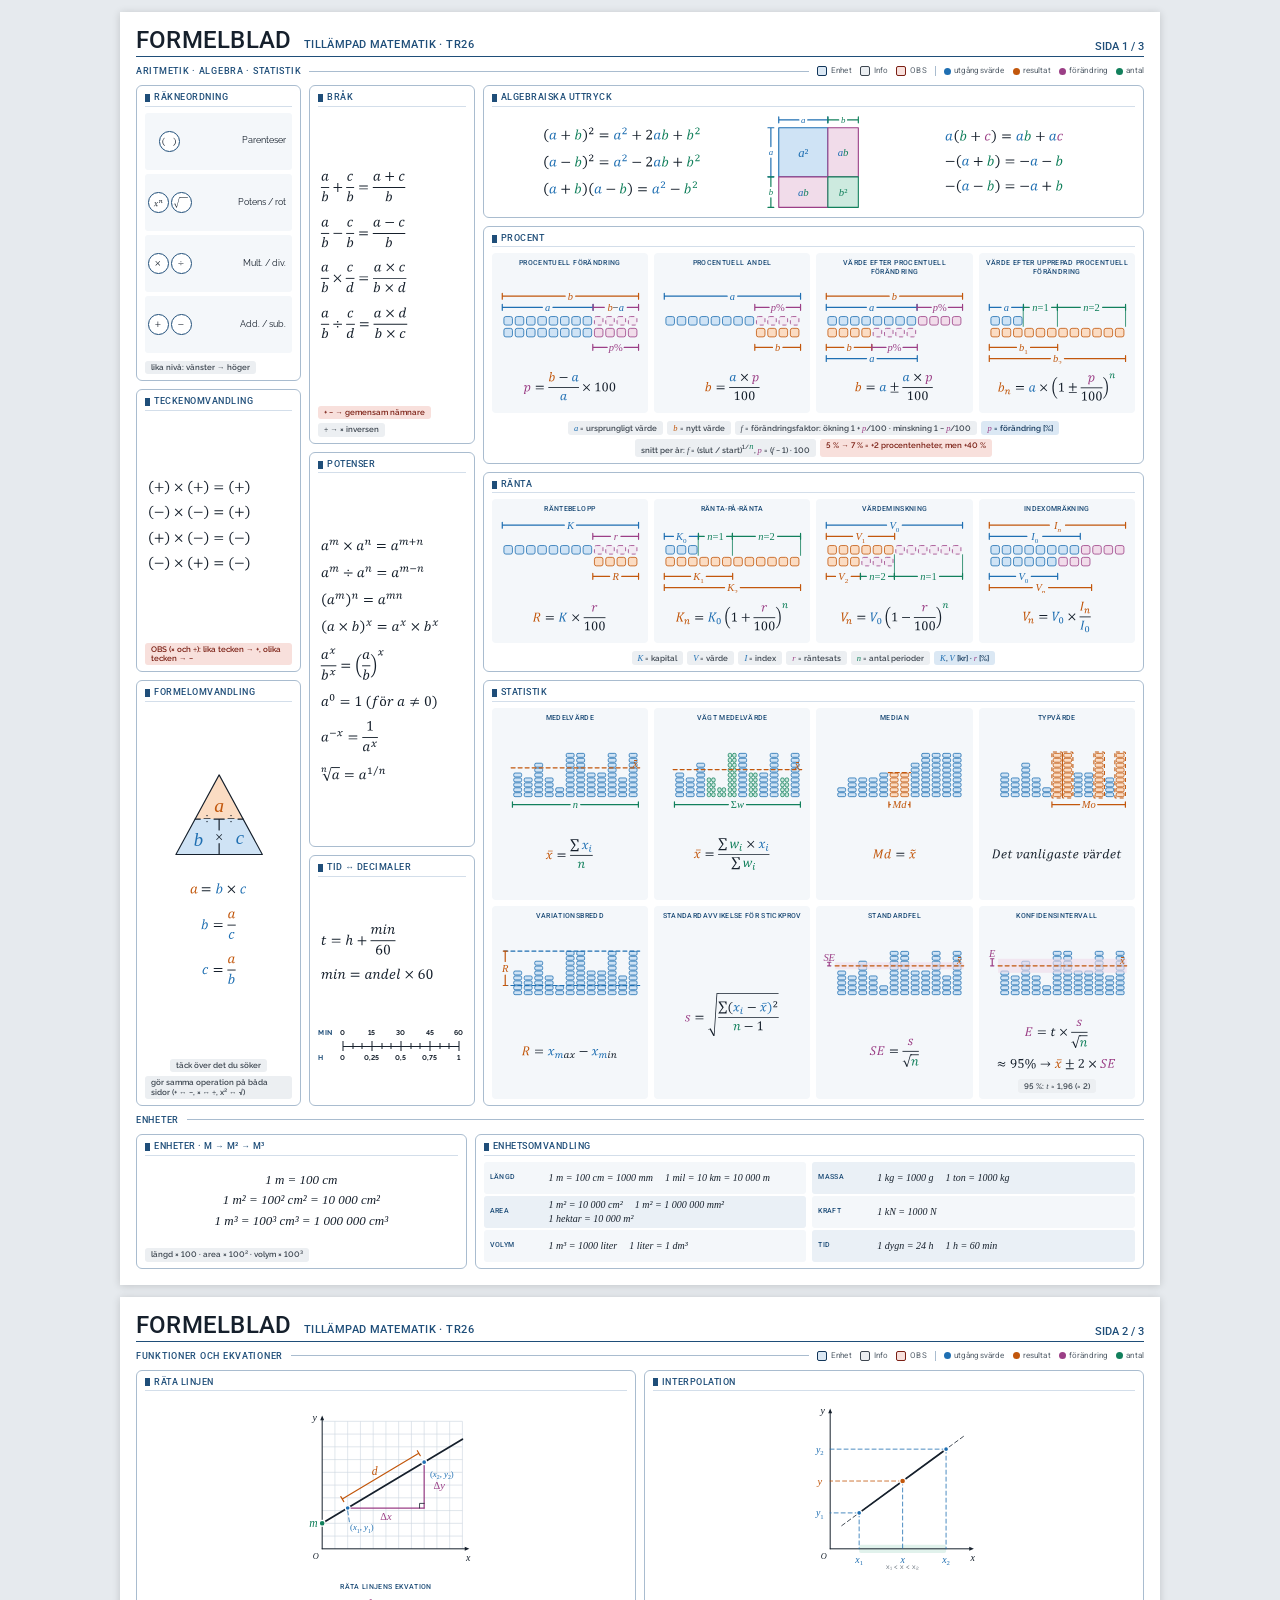
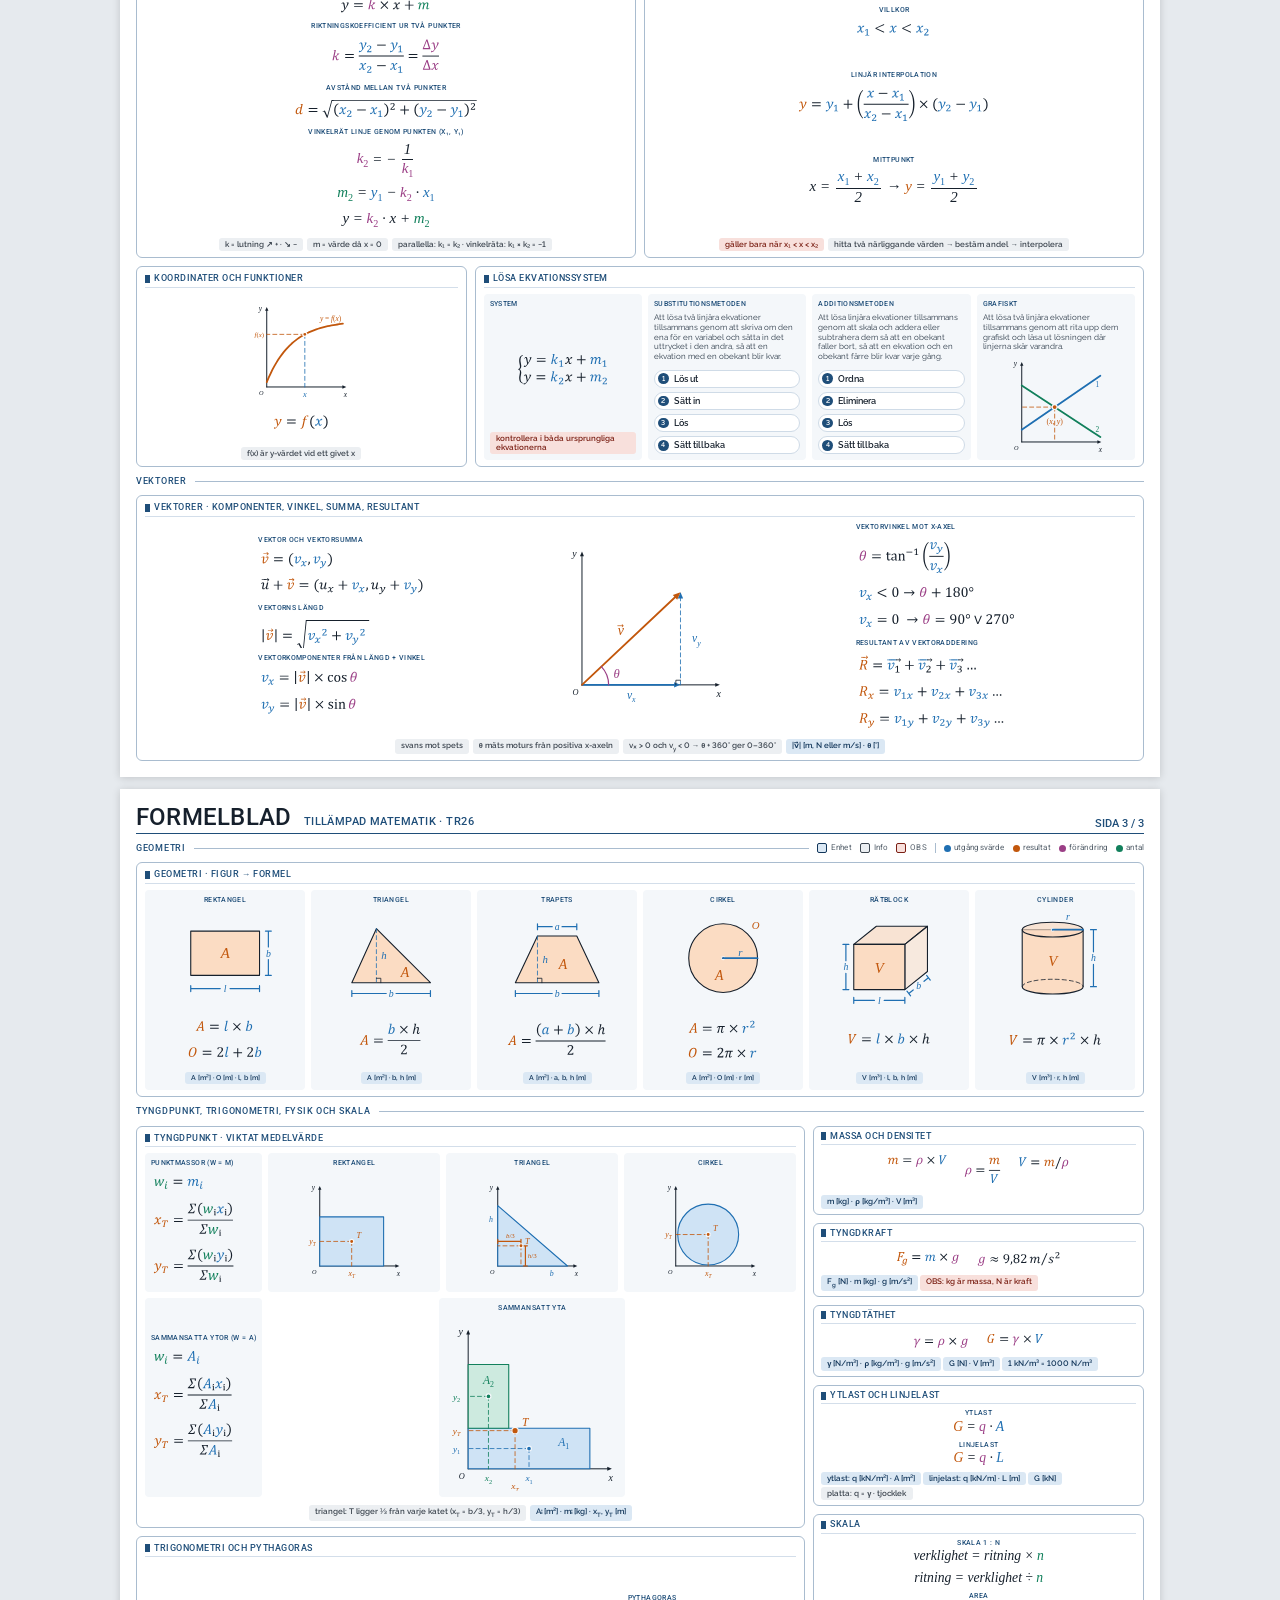
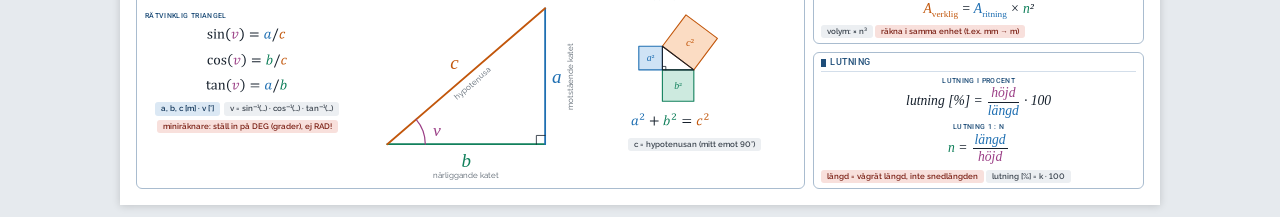
<file: src/formelblad/formelblad.html>
<!DOCTYPE html>
<!--
  FORMELBLAD – TILLÄMPAD MATEMATIK
  =================================================================
  Filen har tre delar:
    1. <style>   Allt utseende. Börja med avsnitt 1 "TOKENS": där ändrar du färger,
                 textstorlekar, mellanrum och storleken på illustrationsplatserna.
                 Utskriftens sidjustering finns i avsnitt 8.
    2. Sidorna   Tre <main class="page">. Varje kort börjar med en kommentar
                 "KORT: <titel>". Sök (Ctrl+F) på "KORT:" för att hoppa mellan korten.
    3. Formelbiblioteket längst ned. Formlerna är vektorgrafik ur Formler.pdf.
                 Korten hänvisar till dem med <use href="#f-…">.

  Vanliga ändringar
    Byta text i en mini-info-ruta   ändra texten i <span class="pill …">
    Byta ruttyp / färg              pill--unit (blå, enhet) · pill--note (grå, info)
                                    · pill--warn (röd, OBS). Färgerna ligger i :root.
    Ändra ett korts bredd           span-2 / span-3 / span-4 / span-6 på <section class="card …">
    Ändra en illustration           sök på id:t (t.ex. "ill-geo-triangel") i ILLUSTRATIONER-blocket
                                    längst ned. Färg = klass c-start/c-end/c-change/c-steps.
    Ändra linjetjocklek             tokens --ill-w-* i :root (gäller alla illustrationer)
    Ändra variabelfärgerna          tokens --v-start / --v-end / --v-change / --v-steps
    Ersätta en illustration helt    se instruktionen överst i <style> (slot--filled)
    Ta bort ett kort                ta bort hela <section>…</section> efter dess KORT-kommentar
    Få en sida att rymmas på A4     justera tokens i @media print (.page--1, .page--2, .page--3)
    Dubbelt så höga långsmala bilder lägg card--tall-strips på kortet (storlek: --slot-strip-tall)
-->
<html lang="sv">
<head>
  <meta charset="utf-8">
  <meta name="viewport" content="width=device-width, initial-scale=1">
  <title>Formelblad – Tillämpad matematik</title>
  <!-- Typsnitt: Roboto Medium (rubriker) och Raleway (brödtext) hämtas från Google Fonts.
       Formler: Cambria (finns i Windows/Office). Utan internet används reservtypsnitten i :root. -->
  <link rel="preconnect" href="https://fonts.googleapis.com">
  <link rel="preconnect" href="https://fonts.gstatic.com" crossorigin>
  <link rel="stylesheet" href="https://fonts.googleapis.com/css2?family=Raleway:wght@400;500;600;700&family=Roboto:wght@500&display=swap">
  <style>
/* ==========================================================================
   FORMELBLAD – DESIGNSYSTEM
   ==========================================================================

   INNEHÅLL
     1. Tokens (färger, typsnitt, mått)  <-- börja här när du vill ändra utseendet
     2. Bas
     3. Sida, sektion och rutnät
     4. Kortets anatomi
     5. Kortvarianter (list, cells, split, stage, gallery, tiles)
     6. Komponenter (formel, piller, illustrationsplats, steg, legend)
     7. Mobil
     8. Utskrift (A4)

   PRINCIPER
     P1  Ett rutnät: 6 kolumner och ett enda mellanrum (--gap).
         Kort placeras med .span-2 / .span-3 / .span-4 / .span-6.
         Sida 1 använder kolumnerna 1 / 1 / 4 (.cols).
     P2  Kortets anatomi är alltid: head (titel) / body / foot (piller).
         Foot ligger alltid längst ned, så piller hamnar på samma höjd.
     P3  Lika höjd: kort i samma rad och kolumner på samma sida får samma
         underkant. Ledig yta fördelas INUTI korten, aldrig under dem.
     P4  Symmetri: figurer centreras på kortets eller cellens mittaxel.
         Formelgrupper centreras mellan kortkant och figur.
     P5  Sju kortvarianter, inga engångslösningar:
           card--list     formellista (vänsterställd)
           card--cells    rutnät: etikett + långsmal bild + formel
           card--split    bild | innehåll   (+ card--stack = bild ovanför)
           card--stage    grupp | bild i mitten | grupp
           card--gallery  lika moduler (figur + formler + enhet), --matrix
           card--tiles    lika rutor (ekvationsmetoderna)
           card--table    tabell: etikett + rader (enhetsomvandling)
     P6  Alla mått och färger kommer från tokens i :root.

   FÄRGKODNING AV MINI-INFO (piller)
     pill--unit   BLÅ   enheter                    t.ex. "A [m²]"
     pill--note   GRÅ   info om formeln      t.ex. "lika tecken → +"
     pill--warn   RÖD   OBS / varning              t.ex. "glöm inte 2ab"
   Ändra färgerna under "Mini-info-piller" i :root. Legenden följer med.

   FÄRGKODNING AV VARIABLER (formler, piller och illustrationer)
     --v-start   blå     utgångsvärde / indata   a, K, V₀, l, b, h, r, xᵢ
     --v-end     orange  resultat                b, Kₙ, Vₙ, R, A, V, x̄, T, F_g
     --v-change  lila    förändring / kvot       p, r, k, θ, v, ρ, γ, s, SE, E
     --v-steps   grön    antal / steg / vikt     n, w, m (räta linjen), A₂
   Bara formler som har en illustration är färgkodade.
   Ändra färgerna i :root. Formlernas bokstäver färgas via klasserna
   v-start / v-end / v-change / v-steps (se Komponenter -> Formel).

   SÅ ERSÄTTER DU EN PLACEHOLDER MED EN EGEN ILLUSTRATION
     Byt innehållet i <div class="slot slot--m"> mot din <svg> och lägg till
     klassen slot--filled:  <div class="slot slot--m slot--filled"> <svg>…</svg> </div>
     Storlekarna är: slot--strip (långsmal), slot--m (mellan), slot--l (stor).
   ========================================================================== */


/* ==========================================================================
   1. TOKENS
   ========================================================================== */
:root {

  /* ---- Färger: grundpalett ---- */
  --c-ink:       #16202c;   /* brödtext och formler */
  --c-paper:     #ffffff;   /* sidans bakgrund */
  --c-desk:      #e6eaee;   /* bakgrund bakom sidorna på skärm */
  --c-blue:      #1f4e79;   /* titlar, rubriker, accent */
  --c-gray:      #56616c;   /* dämpad text */
  --c-line:      #a9bccf;   /* kortkant */
  --c-line-soft: #d3deea;   /* linjer inne i kort */
  --c-tile:      #f4f7fa;   /* bakgrund för celler och rutor */
  --c-tile-alt:  #eaf0f6;   /* varannan rad i tabeller */

  /* ---- Färger: mini-info-piller (tre betydelser) ---- */
  --pill-unit-bg:  #dbe8f4;   --pill-unit-ink: #12365a;   /* ENHET: blå / mörkblå */
  --pill-note-bg:  #eceff2;   --pill-note-ink: #3d4650;   /* INFO: ljusgrå / mörkgrå */
  --pill-warn-bg:  #f8e0dc;   --pill-warn-ink: #7a1f14;   /* VARNING: röd / mörkröd */

  /* ---- Färger: variabelroller (samma färger i formler, piller och illustrationer) ---- */
  /* Paletten bygger på Okabe–Ito och går att skilja åt även vid färgseendefel. */
  --v-start:       #1f6fb2;   --v-start-tint:  #cfe3f5;   /* utgångsvärde / indata (a, K, V₀, l, b, h, r, xᵢ) */
  --v-end:         #c2570c;   --v-end-tint:    #fbdcc3;   /* resultat (b, Kₙ, Vₙ, R, A, V, x̄, T, F_g) */
  --v-change:      #9b3f86;   --v-change-tint: #f1dcea;   /* förändring / kvot / vinkel (p, r, k, θ, ρ) */
  --v-steps:       #12805c;   --v-steps-tint:  #cdeadf;   /* antal / steg / vikt / del 2 (n, w, m, A₂) */
  --ill-bg:        var(--c-paper);  /* bakgrunden bakom illustrationen (ring runt punkter) */

  /* ---- Linjetjocklekar i illustrationer (skärm-px, lika i alla storlekar) ---- */
  --ill-w-line:   1.2px;   /* måttlinjer, vanliga linjer */
  --ill-w-strong: 1.8px;   /* huvudlinjer: grafer, vektorer, triangelsidor */
  --ill-w-thin:   .8px;    /* hjälplinjer, streckade guider */
  --ill-w-axis:   1px;     /* koordinataxlar */
  --ill-w-shape:  1.1px;   /* figurers kontur */
  --ill-w-cell:   .8px;    /* rutor och kapslar */

  /* ---- Färger: illustrationsplatser (placeholders) ---- */
  --c-slot-a:    #f5f8fb;
  --c-slot-b:    #ebf1f7;
  --c-slot-line: #8ea6bd;
  --c-slot-ink:  #6d859c;

  /* ---- Typsnitt ---- */
  --font-head: "Roboto", "Segoe UI", "Helvetica Neue", Arial, sans-serif;     /* rubriker, vikt 500 (Medium) */
  --font-ui:   "Raleway", "Segoe UI", "Helvetica Neue", Arial, sans-serif;    /* brödtext och information */
  --font-math: Cambria, Caladea, "Cambria Math", "STIX Two Text", "Times New Roman", serif;   /* formler, alltid kursiv */
  --fw-head:   500;

  /* ---- Textstorlekar ---- */
  --fs-h1:      24px;     /* "FORMELBLAD" */
  --fs-sub:     11px;     /* undertitel och sidnummer */
  --fs-section: 9px;      /* sektionsrubrik */
  --fs-title:   8.5px;    /* kortets titel */
  --fs-label:   7px;      /* etiketter ovanför celler och grupper */
  --fs-text:    7.5px;    /* löpande text i rutor */
  --fs-step:    9px;      /* numrerade steg */
  --fs-pill:    7.5px;    /* mini-info */
  --fs-unit:    6.5px;    /* enhetspiller under figurer */
  --fs-table:   10px;     /* text i tabeller (Enhetsomvandling) */

  /* ---- Mellanrum (4px-skala) ---- */
  --sp-1: 2px;
  --sp-2: 4px;
  --sp-3: 6px;
  --sp-4: 8px;
  --sp-5: 12px;
  --gap:  var(--sp-4);    /* mellanrum mellan alla kort */

  /* ---- Former ---- */
  --radius:     6px;      /* kort */
  --radius-s:   4px;      /* celler och rutor */
  --border:     1px solid var(--c-line);
  --card-pad-x: 8px;
  --card-pad-y: 6px;
  --tile-pad:   var(--sp-3);

  /* ---- Illustrationsplatser ---- */
  --slot-strip: 5mm;      /* liten långsmal, ovanför formler */
  --strip-ratio: 440 / 230; /* proportion på färdiga långsmala illustrationer (bredd / höjd) */
  --slot-s:     14mm;     /* liten, kvadratisk (card--compact) */
  --slot-m:     26mm;     /* mellan, kvadratisk */
  --slot-l:     46mm;     /* stor, kvadratisk */

  /* ---- Formelstorlek: basskala och modifierare ---- */
  --k-base:  1.3;         /* formler i normal storlek */
  --k-cells: .92;         /* formler i cell-kort (Procent, Ränta) */
  --k-dense: .83;         /* tätare cell-kort (Statistik) */

  /* ---- Celler och moduler ---- */
  --label-lines:   2;     /* antal rader som reserveras för cellens etikett */
  --fig-formula-h: 15mm;  /* minsta höjd för formelytan i galleriets moduler */
  --scale-bar-h:   12px;  /* höjd på tidsskalans linje */
  --table-label-w: 14mm;  /* bredd på etikettkolumnen i tabeller */
  --step-circle:   5.5mm; /* cirkeln runt varje tecken i Räkneordning */
  --step-sym-col:  calc(2 * var(--step-circle) + 2px);   /* bredd på cirkelspalten (två cirklar) */

  /* ---- Sida ---- */
  --page-w:   1040px;     /* största bredd på datorskärm */
  --page-pad: 16px;
}


/* ==========================================================================
   2. BAS
   ========================================================================== */
* {
  box-sizing: border-box;
}

html {
  -webkit-text-size-adjust: 100%;
}

body {
  margin: 0;
  background: var(--c-desk);
  color: var(--c-ink);
  font: 12px/1.35 var(--font-ui);
  font-variant-numeric: lining-nums;   /* Raleway har annars gammaldags siffror */
  -webkit-print-color-adjust: exact;
  print-color-adjust: exact;
}

h1, h2, h3, p, ol {
  margin: 0;
  padding: 0;
}


/* ==========================================================================
   3. SIDA, SEKTION OCH RUTNÄT
   ========================================================================== */

/* ---- Sida ---- */
.page {
  width: min(100%, var(--page-w));
  margin: 12px auto;
  padding: var(--page-pad);
  display: flex;
  flex-direction: column;
  gap: var(--gap);
  background: var(--c-paper);
  box-shadow: 0 1px 8px rgba(0, 0, 0, .16);
}

.page__head {
  display: flex;
  justify-content: space-between;
  align-items: flex-end;
  padding-bottom: var(--sp-2);
  border-bottom: 1.5px solid var(--c-blue);
}

.page__title {
  font: var(--fw-head) var(--fs-h1)/1 var(--font-head);
  letter-spacing: .01em;
}

.page__title span {
  margin-left: var(--sp-3);
  font-size: var(--fs-sub);
  letter-spacing: .04em;
  color: var(--c-blue);
}

.page__no {
  font: var(--fw-head) var(--fs-sub)/1 var(--font-head);
  color: var(--c-blue);
}

/* ---- Sektion: rubrikrad + rutnät. --grow styr hur mycket
        ledig höjd sektionen får när sidan ska fyllas (utskrift) ---- */
.section {
  flex: var(--grow, 1) 1 auto;
  display: flex;
  flex-direction: column;
  gap: var(--gap);
}

.section__label {
  font-family: var(--font-head);
  flex: none;
  display: flex;
  align-items: center;
  gap: var(--sp-4);
  font-size: var(--fs-section);
  font-weight: var(--fw-head);
  letter-spacing: .08em;
  text-transform: uppercase;
  color: var(--c-blue);
}

.section__label hr {
  flex: 1;
  margin: 0;
  border: 0;
  border-top: 1px solid var(--c-line);
}

/* ---- Rutnät ----
   .band = en rad av kort på 6 kolumner
   .cols = sida 1: tre kolumner med bredd 1 / 1 / 4 */
.band,
.cols {
  flex: 1 1 auto;
  display: grid;
  gap: var(--gap);
}

.band {
  grid-template-columns: repeat(var(--cols, 6), minmax(0, 1fr));
}

.cols {
  grid-template-columns: 1fr 1fr 4fr;
}

.col {
  min-width: 0;
  display: flex;
  flex-direction: column;
  gap: var(--gap);
}

.col > .card {
  flex: 1 1 auto;        /* korten i en kolumn delar lika på ledig höjd */
}

/* .stack = flera kort staplade i en rutnätskolumn (t.ex. fysikkorten på sida 3) */
.stack {
  min-width: 0;
  display: flex;
  flex-direction: column;
  gap: var(--gap);
}

.stack > .card {
  flex: 1 1 auto;
}

.span-1 { grid-column: span 1; }
.span-2 { grid-column: span 2; }
.span-3 { grid-column: span 3; }
.span-4 { grid-column: span 4; }
.span-5 { grid-column: span 5; }
.span-6 { grid-column: span 6; }


/* ==========================================================================
   4. KORTETS ANATOMI:  head / body / foot
   ========================================================================== */
.card {
  min-width: 0;
  display: flex;
  flex-direction: column;
  padding: var(--card-pad-y) var(--card-pad-x);
  background: var(--c-paper);
  border: var(--border);
  border-radius: var(--radius);
}

.card__head {
  flex: none;
  display: flex;
  align-items: center;
  gap: var(--sp-2);
  margin-bottom: var(--sp-3);
  padding-bottom: var(--sp-1);
  border-bottom: 1px solid var(--c-line-soft);
}

.card__mark {
  flex: none;
  width: 5px;
  height: 8px;
  background: var(--c-blue);
}

.card__title {
  font-family: var(--font-head);
  font-size: var(--fs-title);
  font-weight: var(--fw-head);
  letter-spacing: .06em;
  text-transform: uppercase;
  color: var(--c-blue);
}

.card__body {
  flex: 1;
  min-width: 0;
  display: flex;
  flex-direction: column;
  justify-content: center;
  gap: var(--sp-4);
}

.card__foot {
  flex: none;
  display: flex;
  flex-wrap: wrap;
  justify-content: center;
  gap: var(--sp-2);
  margin-top: var(--sp-4);
}

/* ---- Modifierare på kortnivå ---- */

/* card--top: innehållet börjar uppifrån, så att bilder i angränsande
   kort hamnar på samma höjd */
.card--top .card__body {
  justify-content: flex-start;
}

.card--top .split {
  flex: none;
}

.card--top .split > :first-child {
  align-self: start;
}

.card--stack.card--top .split {
  flex: 1;
  grid-template-rows: auto 1fr;
  align-content: stretch;
}

.card--stack.card--top .split__content {
  align-self: stretch;
  justify-content: space-evenly;
}

/* card--center: allt innehåll centreras (list-kort med en enda formel) */
.card--center .formulas {
  align-items: center;
}

.card--center .card__foot {
  justify-content: center;
}

/* card--compact: små illustrationer (fysikkorten) */
.card--compact {
  --slot-m: var(--slot-s);
}

/* .stack--side = smal sidokolumn med små formelkort (sida 3).
   Formlerna läggs bredvid varandra och avstånden krymps, så att sex kort ryms i en kolumn. */
.stack--side > .card {
  padding: 4px 7px 5px;
}

.stack--side .card__head {
  margin-bottom: 3px;
}

.stack--side .card__body {
  gap: 3px;
}

.stack--side .formulas {
  flex-direction: row;
  flex-wrap: wrap;
  justify-content: center;
  align-items: center;
  gap: 2px 12px;
  --k-scale: .92;
}

.stack--side .group {
  gap: 0;
  align-items: center;
}

.stack--side .math p {
  font-size: calc(10.5px * var(--k-base));
}

.stack--side .card__foot {
  margin-top: 3px;
  gap: 2px;
}

/* card--trig: Trigonometri-kortet får en större triangel än övriga stora bilder */
.card--trig {
  --slot-l: var(--slot-trig, 58mm);
}

/* card--dense: tätare formelskala (Statistik) */
.card--dense {
  --k-scale: var(--k-dense);
}


/* ==========================================================================
   5. KORTVARIANTER
   ========================================================================== */

/* ---------- A. LIST: formellista, vänsterställd, jämnt fördelad ---------- */
.card--list .card__body {
  justify-content: space-evenly;
}

.card--list .formulas {
  align-items: flex-start;
}

.card--list .card__foot {
  justify-content: flex-start;
}

.formulas--cols2 {
  display: grid;
  grid-template-columns: 1fr 1fr;
  gap: var(--sp-3) var(--sp-5);
  align-items: start;
}


/* ---------- B. CELLS: etikett + långsmal bild + formel ---------- */
.card--cells {
  --k-scale: var(--k-cells);
}

.cells {
  flex: 1;
  display: grid;
  grid-template-columns: repeat(var(--cell-cols, 4), minmax(0, 1fr));
  grid-auto-rows: 1fr;
  gap: var(--sp-3);
}

.cell {
  min-width: 0;
  display: flex;
  flex-direction: column;
  gap: var(--sp-2);
  padding: var(--tile-pad);
  background: var(--c-tile);
  border-radius: var(--radius-s);
}

.cell__label {
  font-family: var(--font-head);
  min-height: calc(var(--label-lines) * 1.2em);
  font-size: var(--fs-label);
  font-weight: var(--fw-head);
  line-height: 1.2;
  letter-spacing: .05em;
  text-align: center;
  text-transform: uppercase;
  color: var(--c-blue);
}

.cell__formula {
  flex: 1;
  display: flex;
  flex-direction: column;
  align-items: center;
  justify-content: center;
  gap: var(--sp-1);
}

.cell__foot {
  display: flex;
  justify-content: center;
}


/* ---------- C. SPLIT: bild | innehåll ---------- */
.split {
  flex: 1;
  display: grid;
  grid-template-columns: auto 1fr;
  gap: var(--sp-5);
  align-items: center;
}

.split__content {
  min-width: 0;
  display: flex;
  flex-direction: column;
  justify-content: center;
  gap: var(--sp-3);
}

/* card--stack: bilden ligger ovanför innehållet, allt centrerat */
.card--stack .split {
  grid-template-columns: 1fr;
  justify-items: center;
  align-content: center;
  text-align: center;
}

.card--stack .split__content {
  align-items: center;
}

.card--stack .group {
  align-items: center;
  text-align: center;
}

.card--stack .card__foot {
  justify-content: center;
}


/* ---------- D. STAGE: grupp | bild i mitten | grupp ---------- */
.stage {
  flex: 1;
  display: grid;
  grid-template-columns: 1fr auto 1fr;
  gap: var(--sp-5);
  align-items: center;
}

.stage__side {
  min-width: 0;
  display: flex;
  flex-direction: column;
  gap: var(--sp-3);
  justify-self: center;
}

.stage .slot {
  margin: 0;
}


/* ---------- E. GALLERY: lika moduler. --matrix = formelkolumn + figurer ---------- */
.gallery {
  flex: 1;
  display: grid;
  grid-template-columns: repeat(var(--gal-cols, 6), minmax(0, 1fr));
  gap: var(--sp-3);
  align-items: stretch;
}

.fig {
  min-width: 0;
  display: flex;
  flex-direction: column;
  align-items: center;
  gap: var(--sp-2);
  padding: var(--tile-pad);
  background: var(--c-tile);
  border-radius: var(--radius-s);
}

.fig__label {
  font-family: var(--font-head);
  font-size: var(--fs-label);
  font-weight: var(--fw-head);
  letter-spacing: .05em;
  text-transform: uppercase;
  color: var(--c-blue);
}

.fig__formulas {
  flex: 1;
  min-height: var(--fig-formula-h);
  display: flex;
  flex-direction: column;
  align-items: center;
  justify-content: center;
  gap: var(--sp-2);
}

.fig__unit {
  margin-top: auto;
  display: flex;
  justify-content: center;
  text-align: center;
}

.fig__unit .pill {
  font-size: var(--fs-unit);
}

/* Matrisen (Tyngdpunkt): formelkolumn + tre lika figurkolumner.
   Den breda figuren spänner över alla tre och centreras mot dem. */
.matrix {
  flex: 1;
  display: grid;
  grid-template-columns: auto repeat(3, minmax(0, 1fr));
  gap: var(--sp-3);
  align-items: center;
}

.matrix .group {
  align-self: stretch;
  justify-content: center;
  padding: var(--tile-pad);
  background: var(--c-tile);
  border-radius: var(--radius-s);
}

.matrix .fig {
  align-self: stretch;
}

.matrix .fig .slot {
  margin-block: auto;
}

.matrix__wide {
  grid-column: 2 / -1;
  justify-self: center;
}


/* ---------- F. TILES: lika rutor (metoder, enhetstabell) ---------- */
.tiles {
  flex: 1;
  display: grid;
  grid-template-columns: repeat(var(--tile-cols, 4), minmax(0, 1fr));
  gap: var(--sp-3);
}

.tile {
  min-width: 0;
  display: flex;
  flex-direction: column;
  gap: var(--sp-2);
  padding: var(--tile-pad);
  background: var(--c-tile);
  border-radius: var(--radius-s);
}

.tile__title {
  font-family: var(--font-head);
  font-size: var(--fs-label);
  font-weight: var(--fw-head);
  letter-spacing: .05em;
  text-transform: uppercase;
  color: var(--c-blue);
}

.tile__text {
  font-size: var(--fs-text);
  line-height: 1.3;
  color: #2b3947;
}

.tile__main {
  flex: 1;
  display: flex;
  flex-direction: column;
  align-items: flex-start;
  justify-content: flex-start;
  gap: var(--sp-2);
}

.tile__foot {
  margin-top: auto;
  display: flex;
  flex-direction: column;
  align-items: flex-start;
  gap: var(--sp-2);
}

/* tile--mid: innehållet centreras (t.ex. ekvationssystemet) */
.tile--mid .tile__main {
  align-items: center;
  justify-content: center;
}

/* tile--center: allt centrerat (t.ex. Pythagoras) */
.tile--center {
  align-items: center;
  text-align: center;
}

.tile--center .tile__main,
.tile--center .tile__foot {
  align-items: center;
}


/* ---------- G. TABLE: etikett + rader (zebra) ---------- */
.table {
  flex: 1;
  display: grid;
  grid-template-columns: repeat(var(--table-cols, 1), minmax(0, 1fr));
  grid-template-rows: repeat(var(--rows, 6), 1fr);
  grid-auto-flow: column;          /* raderna fylls uppifrån och ned, kolumn för kolumn */
  gap: 2px var(--sp-3);
}

.table__row {
  display: grid;
  grid-template-columns: var(--table-label-w) 1fr;
  align-items: center;
  gap: var(--sp-3);
  padding: 2px var(--sp-3);
  background: var(--c-tile);
  border-radius: 3px;
}

.table__row:nth-child(even) {
  background: var(--c-tile-alt);
}

.table__label {
  font-family: var(--font-head);
  font-size: var(--fs-label);
  font-weight: var(--fw-head);
  letter-spacing: .05em;
  text-transform: uppercase;
  color: var(--c-blue);
}

.table__items {
  display: flex;
  flex-wrap: wrap;
  gap: 1px var(--sp-5);
  margin: 0;
  padding: 0;
  list-style: none;
  font-family: var(--font-math);
  font-style: italic;
  font-size: var(--fs-table);
  line-height: 1.35;
}

.table__items li {
  white-space: nowrap;
}


/* ==========================================================================
   6. KOMPONENTER
   ========================================================================== */

/* ---------- Formel (vektorgrafik ur Formler.pdf) ----------
   Bredden = formelns egen bredd (--w) x skala. Skalan kommer från
   --k-base och eventuell modifierare (--k-scale). */
.fx {
  display: block;
  flex: none;
  width: calc(var(--w) * var(--k-base) * var(--k-scale, 1) * 1px);
  max-width: 100%;
  height: auto;
  color: var(--c-ink);
}

/* Variabelbokstäver i formlerna (klassen sitter på <use> i formelbiblioteket) */
.v-start  { fill: var(--v-start); }
.v-end    { fill: var(--v-end); }
.v-change { fill: var(--v-change); }
.v-steps  { fill: var(--v-steps); }

.formulas {
  display: flex;
  flex-direction: column;
  align-items: center;
  gap: var(--sp-2);
}

.f-left {
  align-items: flex-start;
}

.group {
  min-width: 0;
  display: flex;
  flex-direction: column;
  gap: var(--sp-2);
}

.group__title {
  font-family: var(--font-head);
  font-size: var(--fs-label);
  font-weight: var(--fw-head);
  line-height: 1.2;
  letter-spacing: .05em;
  text-transform: uppercase;
  color: var(--c-blue);
}


/* ---------- Mini-info-piller: UNIT (blå), NOTE (grå), WARN (röd) ---------- */
.pill {
  padding: 2px var(--sp-3);
  font-size: var(--fs-pill);
  font-weight: 600;
  line-height: 1.25;
  border-radius: 3px;
}

.pill--unit {
  background: var(--pill-unit-bg);
  color: var(--pill-unit-ink);
}

.pill--note {
  background: var(--pill-note-bg);
  color: var(--pill-note-ink);
}

.pill--warn {
  background: var(--pill-warn-bg);
  color: var(--pill-warn-ink);
}

.pill i {
  font: italic 8.5px var(--font-math);
}

/* variabelbokstäver i piller följer samma färgroller som formlerna */
.pill i.v-start  { color: var(--v-start); }
.pill i.v-end    { color: var(--v-end); }
.pill i.v-change { color: var(--v-change); }
.pill i.v-steps  { color: var(--v-steps); }


/* ---------- Illustrationsplats (placeholder) ---------- */
.slot {
  min-width: 0;
  display: grid;
  place-items: center;
  padding: 2px;
  border: 1px dashed var(--c-slot-line);
  border-radius: 3px;
  background: repeating-linear-gradient(135deg, var(--c-slot-a) 0 5px, var(--c-slot-b) 5px 10px);
  font-size: 6.5px;
  font-weight: 700;
  line-height: 1.2;
  letter-spacing: .05em;
  text-align: center;
  text-transform: uppercase;
  color: var(--c-slot-ink);
}

.slot--strip {
  width: 100%;
  height: var(--slot-strip);
}

/* Färdig långsmal illustration: höjden följer bredden (proportion = --strip-ratio) */
.slot--strip.slot--filled {
  width: calc(100% * var(--strip-scale, 1));   /* --strip-scale < 1 gör de långsmala bilderna mindre (centrerade) */
  margin-inline: auto;
  height: auto;
  aspect-ratio: var(--strip-ratio);
}

.slot--strip span {
  opacity: .75;
}

.slot--m {
  width: var(--slot-m);
  max-width: 100%;
  aspect-ratio: 1;
  margin-inline: auto;
}

.slot--l {
  width: var(--slot-l);
  max-width: 100%;
  aspect-ratio: 1;
  margin-inline: auto;
}

/* slot--filled: färdig illustration (nollställer platshållarens stil) */
.slot--filled {
  padding: 0;
  border: 0;
  background: none;
  font-weight: 400;
  letter-spacing: 0;
  text-transform: none;
  color: var(--c-ink);
}

.slot--filled > svg {
  width: 100%;
  height: 100%;
}


/* ---------- Formler skrivna som text (finns inte i Formler.pdf) ---------- */
.math {
  display: flex;
  flex-direction: column;
  align-items: center;
  gap: var(--sp-2);
}

.math p {
  font: italic calc(11.5px * var(--k-base)) / 1.3 var(--font-math);
  white-space: nowrap;
}

.math i   { font-style: italic; }
.math sub { font-size: .68em; font-style: normal; }
.math .v-start  { color: var(--v-start); }
.math .v-end    { color: var(--v-end); }
.math .v-change { color: var(--v-change); }
.math .v-steps  { color: var(--v-steps); }

.frac {
  display: inline-flex;
  flex-direction: column;
  vertical-align: middle;
  text-align: center;
  margin: 0 .12em;
  line-height: 1.15;
}

.frac > span:first-child {
  padding: 0 .15em .05em;
  border-bottom: 1px solid currentColor;
}


/* ---------- Textformler (Enheter) ---------- */
.mathlines {
  display: flex;
  flex-direction: column;
  align-items: center;
  gap: var(--sp-2);
  font: italic 13px/1.3 var(--font-math);
}

/* foot som ligger inne i innehållet i stället för längst ned i kortet */
.card__foot--inline {
  margin-top: 0;
}


/* ---------- Räkneordning (numrerade rader) ---------- */
.stepper {
  flex: 1;
  display: flex;
  flex-direction: column;
  gap: var(--sp-2);
}

.stepper__row {
  flex: 1;
  display: grid;
  grid-template-columns: var(--step-sym-col) 1fr;   /* spalt 1: cirklar · spalt 2: text */
  align-items: center;
  gap: var(--sp-2);
  padding: 3px var(--sp-3) 3px 3px;
  background: var(--c-tile);
  border-radius: 3px;
}

.stepper__syms {
  display: flex;
  justify-content: center;      /* en eller två cirklar centreras i spalten */
  gap: 2px;
}

.stepper__sym {                 /* ett tecken per cirkel */
  width: var(--step-circle);
  height: var(--step-circle);
  display: grid;
  place-items: center;
  border: 1px solid var(--c-blue);
  border-radius: 50%;
  background: var(--c-paper);
  --k-scale: .6;                /* samma skala för alla tecken; det breda √ ska rymmas */
}

.stepper__row em {
  min-width: 0;
  text-align: right;
  font-size: 9px;
  font-style: normal;
  line-height: 1.25;
  color: var(--c-ink);
}


/* ---------- Numrerade steg (ekvationsmetoderna) ---------- */
.steps {
  display: flex;
  flex-wrap: wrap;
  gap: var(--sp-1) var(--sp-2);
  margin: 0;
  padding: 0;
  list-style: none;
  counter-reset: s;
}

.steps--col {
  flex-direction: column;
  flex-wrap: nowrap;
  gap: var(--sp-2);
  width: 100%;
}

.steps li {
  display: flex;
  align-items: center;
  gap: 5px;
  padding: 2px 8px 2px 3px;
  font-size: var(--fs-step);
  font-weight: 600;
  background: #fff;
  border: 1px solid #cfdbe7;
  border-radius: 10px;
  counter-increment: s;
}

.steps li::before {
  content: counter(s);
  flex: none;
  width: 1.5em;
  height: 1.5em;
  display: grid;
  place-items: center;
  border-radius: 50%;
  background: var(--c-blue);
  font-size: .8em;
  color: #fff;
}


/* ---------- Illustrationer ----------
   Platta klassnamn (inga underselektorer), eftersom illustrationerna ligger som
   <symbol> i biblioteket och ritas med <use>.
     c-*  linjefärg (start, end, change, steps, ink)    f-*  fyllnad (ljus ton av samma roll)
     ill-line / ill-shape / ill-cell  = linjetyp        ill-text = etiketter */
.c-ink    { color: var(--c-ink); }
.c-start  { color: var(--v-start); }
.c-end    { color: var(--v-end); }
.c-change { color: var(--v-change); }
.c-steps  { color: var(--v-steps); }

.f-none   { fill: none; }
.f-tint   { fill: #ffffff; fill-opacity: .6; }
.f-start  { fill: var(--v-start-tint); }
.f-end    { fill: var(--v-end-tint); }
.f-change { fill: var(--v-change-tint); }
.f-steps  { fill: var(--v-steps-tint); }

.ill-line,
.ill-shape,
.ill-cell,
.ill-grid,
.ill-point {
  vector-effect: non-scaling-stroke;   /* samma linjetjocklek i alla storlekar */
}

.ill-line {
  fill: none;
  stroke: currentColor;
  stroke-width: var(--ill-w-line);
  stroke-linecap: round;
  stroke-linejoin: round;
}

.ill-strong { stroke-width: var(--ill-w-strong); }
.ill-thin   { stroke-width: var(--ill-w-thin); }
.ill-axis   { stroke-width: var(--ill-w-axis); }
.ill-guide  { stroke-width: var(--ill-w-thin); stroke-dasharray: 4 3; }
.ill-ghost  { stroke: none; }

.ill-shape {
  stroke: currentColor;
  stroke-width: var(--ill-w-shape);
  stroke-linejoin: round;
}

.ill-noline { stroke: none; }
.ill-shade  { fill-opacity: .7; }
.ill-shade2 { fill-opacity: .5; }

.ill-cell {
  stroke: currentColor;
  stroke-width: var(--ill-w-cell);
}

.ill-dash {
  stroke-dasharray: 4 3;
  fill-opacity: .45;
}

.ill-band {
  stroke: none;
  fill-opacity: .6;
}

.ill-grid {
  fill: none;
  stroke: #cbd5df;
  stroke-width: .6px;
}

.ill-head  { fill: currentColor; }

.ill-point {
  fill: currentColor;
  stroke: var(--ill-bg);
  stroke-width: 1.2px;
}

.ill-text {
  font-family: var(--font-math);
  font-style: italic;
  fill: var(--c-ink);
}

.ill-up { font-style: normal; }

.ill-note {
  font-family: var(--font-ui);
  fill: var(--c-gray);
}

/* Bakgrundsfärgen bakom illustrationen (används av ringen runt punkter) */
.cell,
.fig,
.tile,
.matrix .group {
  --ill-bg: var(--c-tile);
}


/* ---------- Tidsskala (horisontell): minuter överst, decimaltimmar underst ----------
   Streck och etiketter placeras med --p (procent från vänster, 0 – 100). */
.scale {
  width: 100%;
  display: grid;
  grid-template-columns: auto 1fr;
  grid-template-rows: auto var(--scale-bar-h) auto;
  column-gap: var(--sp-2);
  row-gap: 2px;
  align-items: center;
}

.scale__unit {
  font-size: var(--fs-unit);
  font-weight: 700;
  letter-spacing: .04em;
  text-transform: uppercase;
  color: var(--c-blue);
}

.scale__track,
.scale__bar {
  position: relative;
  margin-inline: 1.8mm;          /* utrymme så att ytteretiketterna inte klipps */
}

.scale__track {
  height: 1.4em;
  font-size: var(--fs-unit);
  font-weight: 700;
}

.scale__track span {
  position: absolute;
  top: 0;
  left: calc(var(--p) * 1%);
  transform: translateX(-50%);
  white-space: nowrap;
}

.scale__bar {
  height: var(--scale-bar-h);
}

.scale__bar::before {
  content: "";
  position: absolute;
  left: 0;
  right: 0;
  top: 50%;
  border-top: 1.5px solid var(--c-ink);
}

.scale__bar i {
  position: absolute;
  top: 50%;
  left: calc(var(--p) * 1%);
  border-left: 1px solid var(--c-ink);
  transform: translate(-50%, -50%);
}

.scale__bar .major { height: 10px; border-left-width: 1.5px; }
.scale__bar .minor { height: 6px; }


/* ---------- Legend (färgförklaring i sidhuvudets sektionsrad) ---------- */
.legend {
  display: flex;
  flex-wrap: wrap;
  align-items: center;
  gap: var(--sp-2) var(--sp-4);
  font-size: 7.5px;
  font-weight: 400;
  letter-spacing: .02em;
  text-transform: none;
  color: var(--c-gray);
}

.legend__item {
  display: inline-flex;
  align-items: center;
  gap: var(--sp-2);
}

.legend__item::before {
  content: "";
  width: 8px;
  height: 8px;
  background: var(--sw-bg);
  border: 1px solid var(--sw-ink);
  border-radius: 2px;
}

.legend__item--unit { --sw-bg: var(--pill-unit-bg); --sw-ink: var(--pill-unit-ink); }
.legend__item--note { --sw-bg: var(--pill-note-bg); --sw-ink: var(--pill-note-ink); }
.legend__item--warn { --sw-bg: var(--pill-warn-bg); --sw-ink: var(--pill-warn-ink); }

.legend__sep {
  width: 1px;
  height: 10px;
  background: var(--c-line);
}

.legend__dot {
  display: inline-flex;
  align-items: center;
  gap: 3px;
}

.legend__dot::before {
  content: "";
  width: 7px;
  height: 7px;
  border-radius: 50%;
  background: var(--dot);
}

.legend__dot--start  { --dot: var(--v-start); }
.legend__dot--end    { --dot: var(--v-end); }
.legend__dot--change { --dot: var(--v-change); }
.legend__dot--steps  { --dot: var(--v-steps); }


/* ==========================================================================
   7. MOBIL  (en kolumn i läsordning)
   ========================================================================== */
@media screen and (max-width: 699px) {

  /* Större text och figurer på liten skärm: ändra bara tokens */
  :root {
    --k-base: 1.25;
    --slot-strip: 8mm;
    --fs-table: 12px;
    --table-label-w: 20mm;
    --slot-m: 34mm;
    --slot-l: 62mm;
    --fs-title: 10px;
    --fs-label: 8.5px;
    --fs-text: 11px;
    --fs-step: 12px;
    --fs-pill: 9.5px;
    --fs-unit: 10px;
    --fs-h1: 19px;
    --card-pad-x: 10px;
    --card-pad-y: 8px;
    --page-pad: 10px;
    --fig-formula-h: auto;
  }

  body {
    font-size: 13px;
  }

  .page {
    margin: 8px 0;
    box-shadow: none;
  }

  .page__title span {
    display: block;
    margin: 3px 0 0;
  }

  /* Rubrikrad: legenden får en egen rad */
  .section__label {
    flex-wrap: wrap;
  }

  .legend {
    flex-basis: 100%;
    gap: var(--sp-4);
    font-size: 10px;
  }

  /* Rutnäten blir en kolumn. Kolumnerna på sida 1 "löses upp"
     och korten ordnas efter --o (läsordning) */
  .band,
  .cols {
    display: flex;
    flex-direction: column;
  }

  .col,
  .stack {
    display: contents;
  }

  .col > .card {
    flex: none;
    order: var(--o, 0);
  }

  /* Rutnät inne i korten */
  .cells,
  .gallery,
  .tiles {
    grid-template-columns: 1fr 1fr;
  }

  .matrix {
    grid-template-columns: repeat(3, minmax(0, 1fr));
    --slot-m: 24mm;
  }

  .matrix .group,
  .matrix__wide {
    grid-column: 1 / -1;
  }

  .stage,
  .split {
    grid-template-columns: 1fr;
    justify-items: center;
  }

  .stage__side {
    justify-self: stretch;
  }

  .formulas--cols2 {
    grid-template-columns: 1fr;
  }

  .stepper__row em {
    font-size: 11px;
  }

  .pill i {
    font-size: 11px;
  }
}


/* ==========================================================================
   8. UTSKRIFT  (A4, 1 cm marginal => 190 x 277 mm yta)
   ========================================================================== */
@page {
  size: A4;
  margin: 1cm;
}

@media print {

  :root {
    --k-base: 1.2;
    --gap: 7px;
    --page-pad: 0;
    --slot-m: 23mm;
    --slot-l: 46mm;
  }

  /* Justera en enskild sida så att den fyller A4 utan att svämma över.
     Ändra bara tokens här. */
  .page--1 { --slot-m: 20mm; --tile-pad: 4px; --gap: 5px; --card-pad-y: 5px; --k-dense: .8; --fs-table: 9px; --strip-scale: .84; }
  .page--1 .col:first-child { --slot-m: 28mm; }   /* kolumn A har ledig höjd: större pyramid */
  .page--2 { --slot-m: 26mm; --slot-l: 40mm; }
  .page--3 { --slot-m: 22mm; --slot-l: 40mm; }

  html,
  body {
    background: #fff;
  }

  .page {
    width: auto;
    min-height: 275mm;      /* lite under 277 mm så att inget hamnar på extra sida */
    margin: 0;
    box-shadow: none;
    break-after: page;
    page-break-after: always;
  }

  .page:last-of-type {
    break-after: auto;
    page-break-after: auto;
  }

  .card,
  .cell,
  .fig,
  .tile {
    break-inside: avoid;
    page-break-inside: avoid;
  }
}
  </style>
</head>
<body>

    <!-- ===================== SIDA 1 ===================== -->
    <main class="page page--1">
      <header class="page__head">
        <h1 class="page__title">
          FORMELBLAD
          <span>TILLÄMPAD MATEMATIK · TR26</span>
        </h1>
        <div class="page__no">SIDA 1 / 3</div>
      </header>
      <!-- SEKTION: Aritmetik · Algebra · Statistik -->
      <div class="section" style="--grow:1">
        <div class="section__label">
          <span>Aritmetik · Algebra · Statistik</span>
          <hr>
          <span class="legend">
            <span class="legend__item legend__item--unit">Enhet</span>
            <span class="legend__item legend__item--note">Info</span>
            <span class="legend__item legend__item--warn">OBS</span>
            <span class="legend__sep"></span>
            <span class="legend__dot legend__dot--start">utgångsvärde</span>
            <span class="legend__dot legend__dot--end">resultat</span>
            <span class="legend__dot legend__dot--change">förändring</span>
            <span class="legend__dot legend__dot--steps">antal</span>
          </span>
        </div>
        <div class="cols">
          <div class="col">
            <!-- KORT: Räkneordning  (list) -->
            <section class="card card--list" style="--o:1">
              <header class="card__head">
                <i class="card__mark"></i>
                <h2 class="card__title">Räkneordning</h2>
              </header>
              <div class="card__body">
                <div class="stepper">
                  <div class="stepper__row">
                    <span class="stepper__syms">
                      <span class="stepper__sym">
                        <svg class="fx" viewBox="285.6 148.5 24.3 16.1" style="--w:24.3" aria-hidden="true"><use href="#f-rakneordning-1" /></svg>
                      </span>
                    </span>
                    <em>Parenteser</em>
                  </div>
                  <div class="stepper__row">
                    <span class="stepper__syms">
                      <span class="stepper__sym">
                        <svg class="fx" viewBox="279.9 171.3 16.7 19.2" style="--w:16.7" aria-hidden="true"><use href="#f-rakneordning-2" /></svg>
                      </span>
                      <span class="stepper__sym">
                        <svg class="fx" viewBox="292.3 171.3 23.2 19.2" style="--w:23.2" aria-hidden="true"><use href="#f-rakneordning-3" /></svg>
                      </span>
                    </span>
                    <em>Potens / rot</em>
                  </div>
                  <div class="stepper__row">
                    <span class="stepper__syms">
                      <span class="stepper__sym">
                        <svg class="fx" viewBox="287.1 196.4 12.9 16.1" style="--w:12.9" aria-hidden="true"><use href="#f-rakneordning-4" /></svg>
                      </span>
                      <span class="stepper__sym">
                        <svg class="fx" viewBox="295.0 196.4 13.3 16.1" style="--w:13.3" aria-hidden="true"><use href="#f-rakneordning-5" /></svg>
                      </span>
                    </span>
                    <em>Mult. / div.</em>
                  </div>
                  <div class="stepper__row">
                    <span class="stepper__syms">
                      <span class="stepper__sym">
                        <svg class="fx" viewBox="285.8 218.4 13.2 16.0" style="--w:13.2" aria-hidden="true"><use href="#f-rakneordning-6" /></svg>
                      </span>
                      <span class="stepper__sym">
                        <svg class="fx" viewBox="296.5 218.4 13.2 16.0" style="--w:13.2" aria-hidden="true"><use href="#f-rakneordning-7" /></svg>
                      </span>
                    </span>
                    <em>Add. / sub.</em>
                  </div>
                </div>
              </div>
              <footer class="card__foot">
                <span class="pill pill--note">lika nivå: vänster → höger</span>
              </footer>
            </section>
            <!-- KORT: Teckenomvandling  (list) -->
            <section class="card card--list" style="--o:2">
              <header class="card__head">
                <i class="card__mark"></i>
                <h2 class="card__title">Teckenomvandling</h2>
              </header>
              <div class="card__body">
                <div class="formulas">
                  <svg class="fx" viewBox="255.7 686.3 84.2 16.4" style="--w:84.2" aria-hidden="true"><use href="#f-teckenomvandling-1" /></svg>
                  <svg class="fx" viewBox="255.7 708.3 84.2 16.4" style="--w:84.2" aria-hidden="true"><use href="#f-teckenomvandling-2" /></svg>
                  <svg class="fx" viewBox="255.7 730.2 84.2 16.4" style="--w:84.2" aria-hidden="true"><use href="#f-teckenomvandling-3" /></svg>
                  <svg class="fx" viewBox="255.7 752.1 84.2 16.4" style="--w:84.2" aria-hidden="true"><use href="#f-teckenomvandling-4" /></svg>
                </div>
              </div>
              <footer class="card__foot">
                <span class="pill pill--warn">OBS (× och ÷): lika tecken → +, olika tecken → −</span>
              </footer>
            </section>
            <!-- KORT: Formelomvandling  (split) -->
            <section class="card card--split card--stack" style="--o:6">
              <header class="card__head">
                <i class="card__mark"></i>
                <h2 class="card__title">Formelomvandling</h2>
              </header>
              <div class="card__body">
                <div class="split">
                  <div>
                    <div class="slot slot--m slot--filled" role="img" aria-label="Illustration: Formelomvandling">
                      <svg viewBox="0 0 200 200"><use href="#ill-formelomvandling" /></svg>
                    </div>
                  </div>
                  <div class="split__content">
                    <div class="formulas">
                      <svg class="fx" viewBox="273.3 444.1 48.5 16.1" style="--w:48.5" aria-hidden="true"><use href="#f-formelomvandling-1" /></svg>
                      <svg class="fx" viewBox="281.7 462.4 31.9 31.9" style="--w:31.9" aria-hidden="true"><use href="#f-formelomvandling-2" /></svg>
                      <svg class="fx" viewBox="282.2 494.1 31.0 31.8" style="--w:31.0" aria-hidden="true"><use href="#f-formelomvandling-3" /></svg>
                    </div>
                  </div>
                </div>
              </div>
              <footer class="card__foot">
                <span class="pill pill--note">täck över det du söker</span>
                <span class="pill pill--note">gör samma operation på båda sidor (+ ↔ −, × ↔ ÷, x² ↔ √)</span>
              </footer>
            </section>
          </div>
          <div class="col">
            <!-- KORT: Bråk  (list) -->
            <section class="card card--list" style="--o:3">
              <header class="card__head">
                <i class="card__mark"></i>
                <h2 class="card__title">Bråk</h2>
              </header>
              <div class="card__body">
                <div class="formulas">
                  <svg class="fx" viewBox="262.7 263.0 70.0 31.9" style="--w:70.0" aria-hidden="true"><use href="#f-brak-1" /></svg>
                  <svg class="fx" viewBox="262.7 294.7 70.0 31.9" style="--w:70.0" aria-hidden="true"><use href="#f-brak-2" /></svg>
                  <svg class="fx" viewBox="262.3 327.1 70.9 31.9" style="--w:70.9" aria-hidden="true"><use href="#f-brak-3" /></svg>
                  <svg class="fx" viewBox="262.0 361.2 71.5 31.9" style="--w:71.5" aria-hidden="true"><use href="#f-brak-4" /></svg>
                </div>
              </div>
              <footer class="card__foot">
                <span class="pill pill--warn">+ − → gemensam nämnare</span>
                <span class="pill pill--note">÷ → × inversen</span>
              </footer>
            </section>
            <!-- KORT: Potenser  (list) -->
            <section class="card card--list" style="--o:7">
              <header class="card__head">
                <i class="card__mark"></i>
                <h2 class="card__title">Potenser</h2>
              </header>
              <div class="card__body">
                <div class="formulas">
                  <svg class="fx" viewBox="255.6 94.8 83.7 17.8" style="--w:83.7" aria-hidden="true"><use href="#f-potenser-1" /></svg>
                  <svg class="fx" viewBox="255.3 116.8 84.3 17.8" style="--w:84.3" aria-hidden="true"><use href="#f-potenser-2" /></svg>
                  <svg class="fx" viewBox="263.5 138.6 67.9 17.8" style="--w:67.9" aria-hidden="true"><use href="#f-potenser-3" /></svg>
                  <svg class="fx" viewBox="249.7 160.6 95.5 17.8" style="--w:95.5" aria-hidden="true"><use href="#f-potenser-4" /></svg>
                  <svg class="fx" viewBox="270.6 181.6 53.5 33.6" style="--w:53.5" aria-hidden="true"><use href="#f-potenser-5" /></svg>
                  <svg class="fx" viewBox="250.2 217.1 95.1 17.8" style="--w:95.1" aria-hidden="true"><use href="#f-potenser-6" /></svg>
                  <svg class="fx" viewBox="273.2 239.3 48.9 31.9" style="--w:48.9" aria-hidden="true"><use href="#f-potenser-7" /></svg>
                  <svg class="fx" viewBox="270.4 273.8 54.8 19.0" style="--w:54.8" aria-hidden="true"><use href="#f-potenser-8" /></svg>
                </div>
              </div>
            </section>
            <!-- KORT: Tid ↔ decimaler  (list) -->
            <section class="card card--list" style="--o:9">
              <header class="card__head">
                <i class="card__mark"></i>
                <h2 class="card__title">Tid ↔ decimaler</h2>
              </header>
              <div class="card__body">
                <div class="formulas">
                  <svg class="fx" viewBox="266.5 69.7 62.5 31.9" style="--w:62.5" aria-hidden="true"><use href="#f-tid-decimaler-1" /></svg>
                  <svg class="fx" viewBox="251.9 105.1 91.7 16.0" style="--w:91.7" aria-hidden="true"><use href="#f-tid-decimaler-2" /></svg>
                </div>
                <div class="scale" role="img" aria-label="Skala: minuter och decimaltimmar">
                  <span class="scale__unit">min</span>
                  <div class="scale__track">
                    <span style="--p:0">0</span>
                    <span style="--p:25">15</span>
                    <span style="--p:50">30</span>
                    <span style="--p:75">45</span>
                    <span style="--p:100">60</span>
                  </div>
                  <span class="scale__unit"></span>
                  <div class="scale__bar"><i class="major" style="--p:0.00"></i><i class="minor" style="--p:8.33"></i><i class="minor" style="--p:16.67"></i><i class="major" style="--p:25.00"></i><i class="minor" style="--p:33.33"></i><i class="minor" style="--p:41.67"></i><i class="major" style="--p:50.00"></i><i class="minor" style="--p:58.33"></i><i class="minor" style="--p:66.67"></i><i class="major" style="--p:75.00"></i><i class="minor" style="--p:83.33"></i><i class="minor" style="--p:91.67"></i><i class="major" style="--p:100.00"></i></div>
                  <span class="scale__unit">h</span>
                  <div class="scale__track">
                    <span style="--p:0">0</span>
                    <span style="--p:25">0,25</span>
                    <span style="--p:50">0,5</span>
                    <span style="--p:75">0,75</span>
                    <span style="--p:100">1</span>
                  </div>
                </div>
              </div>
            </section>
          </div>
          <div class="col">
            <!-- KORT: Algebraiska uttryck  (stage) -->
            <section class="card card--stage" style="--o:4">
              <header class="card__head">
                <i class="card__mark"></i>
                <h2 class="card__title">Algebraiska uttryck</h2>
              </header>
              <div class="card__body">
                <div class="stage">
                  <div class="stage__side">
                    <div class="formulas f-left">
                      <svg class="fx" viewBox="234.3 552.9 126.4 17.8" style="--w:126.4" aria-hidden="true"><use href="#f-algebraiska-uttryck-1" /></svg>
                      <svg class="fx" viewBox="234.3 575.1 126.4 17.8" style="--w:126.4" aria-hidden="true"><use href="#f-algebraiska-uttryck-2" /></svg>
                      <svg class="fx" viewBox="235.3 597.2 124.5 17.8" style="--w:124.5" aria-hidden="true"><use href="#f-algebraiska-uttryck-3" /></svg>
                    </div>
                  </div>
                  <div class="slot slot--m slot--filled" role="img" aria-label="Illustration: Algebra">
                    <svg viewBox="0 0 200 200"><use href="#ill-algebra" /></svg>
                  </div>
                  <div class="stage__side">
                    <div class="formulas f-left">
                      <svg class="fx" viewBox="249.4 620.6 96.2 16.4" style="--w:96.2" aria-hidden="true"><use href="#f-algebraiska-uttryck-4" /></svg>
                      <svg class="fx" viewBox="249.6 642.5 96.0 16.4" style="--w:96.0" aria-hidden="true"><use href="#f-algebraiska-uttryck-5" /></svg>
                      <svg class="fx" viewBox="249.6 664.4 96.0 16.4" style="--w:96.0" aria-hidden="true"><use href="#f-algebraiska-uttryck-6" /></svg>
                    </div>
                  </div>
                </div>
              </div>
            </section>
            <!-- KORT: Procent  (cells) -->
            <section class="card card--cells" style="--o:5">
              <header class="card__head">
                <i class="card__mark"></i>
                <h2 class="card__title">Procent</h2>
              </header>
              <div class="card__body">
                <div class="cells" style="--label-lines:3">
                  <div class="cell">
                    <h3 class="cell__label">Procentuell förändring</h3>
                    <div class="slot slot--strip slot--filled" role="img" aria-label="Illustration: Procentuell förändring">
                      <svg viewBox="0 0 440 230"><use href="#ill-procent-forandring" /></svg>
                    </div>
                    <div class="cell__formula">
                      <svg class="fx" viewBox="256.5 366.0 82.4 31.9" style="--w:82.4" aria-hidden="true"><use href="#f-procent-1" /></svg>
                    </div>
                  </div>
                  <div class="cell">
                    <h3 class="cell__label">Procentuell andel</h3>
                    <div class="slot slot--strip slot--filled" role="img" aria-label="Illustration: Procentuell andel">
                      <svg viewBox="0 0 440 230"><use href="#ill-procent-andel" /></svg>
                    </div>
                    <div class="cell__formula">
                      <svg class="fx" viewBox="272.2 421.0 51.0 31.9" style="--w:51.0" aria-hidden="true"><use href="#f-procent-2" /></svg>
                    </div>
                  </div>
                  <div class="cell">
                    <h3 class="cell__label">Värde efter procentuell förändring</h3>
                    <div class="slot slot--strip slot--filled" role="img" aria-label="Illustration: Värde efter procentuell förändring">
                      <svg viewBox="0 0 440 230"><use href="#ill-procent-varde-efter" /></svg>
                    </div>
                    <div class="cell__formula">
                      <svg class="fx" viewBox="262.5 475.9 70.4 31.9" style="--w:70.4" aria-hidden="true"><use href="#f-procent-3" /></svg>
                    </div>
                  </div>
                  <div class="cell">
                    <h3 class="cell__label">Värde efter upprepad procentuell förändring</h3>
                    <div class="slot slot--strip slot--filled" role="img" aria-label="Illustration: Värde efter upprepad procentuell förändring">
                      <svg viewBox="0 0 440 230"><use href="#ill-procent-upprepad" /></svg>
                    </div>
                    <div class="cell__formula">
                      <svg class="fx" viewBox="245.7 531.1 103.5 32.3" style="--w:103.5" aria-hidden="true"><use href="#f-procent-4" /></svg>
                    </div>
                  </div>
                </div>
              </div>
              <footer class="card__foot">
                <span class="pill pill--note"><i class="v-start">a</i> = ursprungligt värde</span>
                <span class="pill pill--note"><i class="v-end">b</i> = nytt värde</span>
                <span class="pill pill--note"><i>f</i> = förändringsfaktor: ökning 1 + <i class="v-change">p</i>/100 · minskning 1 − <i class="v-change">p</i>/100</span>
                <span class="pill pill--unit"><i class="v-change">p</i> = förändring [%]</span>
                <span class="pill pill--note">snitt per år: <i>f</i> = (slut / start)<sup>1/<i class="v-steps">n</i></sup>, <i class="v-change">p</i> = (<i>f</i> − 1) · 100</span>
                <span class="pill pill--warn">5 % → 7 % = +2 procentenheter, men +40 %</span>
              </footer>
            </section>
            <!-- KORT: Ränta  (cells) -->
            <section class="card card--cells" style="--o:8">
              <header class="card__head">
                <i class="card__mark"></i>
                <h2 class="card__title">Ränta</h2>
              </header>
              <div class="card__body">
                <div class="cells" style="--label-lines:1">
                  <div class="cell">
                    <h3 class="cell__label">Räntebelopp</h3>
                    <div class="slot slot--strip slot--filled" role="img" aria-label="Illustration: Räntebelopp">
                      <svg viewBox="0 0 440 230"><use href="#ill-ranta-belopp" /></svg>
                    </div>
                    <div class="cell__formula">
                      <svg class="fx" viewBox="271.3 627.7 66.7 32.3" style="--w:66.7" aria-hidden="true"><use href="#f-ranta-1" /></svg>
                    </div>
                  </div>
                  <div class="cell">
                    <h3 class="cell__label">Ränta-på-ränta</h3>
                    <div class="slot slot--strip slot--filled" role="img" aria-label="Illustration: Ränta-på-ränta">
                      <svg viewBox="0 0 440 230"><use href="#ill-ranta-pa-ranta" /></svg>
                    </div>
                    <div class="cell__formula">
                      <svg class="fx" viewBox="247.9 678.2 99.1 32.3" style="--w:99.1" aria-hidden="true"><use href="#f-ranta-2" /></svg>
                    </div>
                  </div>
                  <div class="cell">
                    <h3 class="cell__label">Värdeminskning</h3>
                    <div class="slot slot--strip slot--filled" role="img" aria-label="Illustration: Värdeminskning">
                      <svg viewBox="0 0 440 230"><use href="#ill-ranta-vardeminskning" /></svg>
                    </div>
                    <div class="cell__formula">
                      <svg class="fx" viewBox="249.8 733.8 95.3 32.3" style="--w:95.3" aria-hidden="true"><use href="#f-ranta-3" /></svg>
                    </div>
                  </div>
                  <div class="cell">
                    <h3 class="cell__label">Indexomräkning</h3>
                    <div class="slot slot--strip slot--filled" role="img" aria-label="Illustration: Indexomräkning">
                      <svg viewBox="0 0 440 230"><use href="#ill-ranta-index" /></svg>
                    </div>
                    <div class="cell__formula">
                      <svg class="fx" viewBox="266.7 92.3 62.0 33.4" style="--w:62.0" aria-hidden="true"><use href="#f-ranta-4" /></svg>
                    </div>
                  </div>
                </div>
              </div>
              <footer class="card__foot">
                <span class="pill pill--note"><i class="v-start">K</i> = kapital</span>
                <span class="pill pill--note"><i class="v-start">V</i> = värde</span>
                <span class="pill pill--note"><i class="v-start">I</i> = index</span>
                <span class="pill pill--note"><i class="v-change">r</i> = räntesats</span>
                <span class="pill pill--note"><i class="v-steps">n</i> = antal perioder</span>
                <span class="pill pill--unit"><i class="v-start">K</i>, <i class="v-start">V</i> [kr] · <i class="v-change">r</i> [%]</span>
              </footer>
            </section>
            <!-- KORT: Statistik  (cells) -->
            <section class="card card--cells card--dense" style="--o:10">
              <header class="card__head">
                <i class="card__mark"></i>
                <h2 class="card__title">Statistik</h2>
              </header>
              <div class="card__body">
                <div class="cells" style="--label-lines:2">
                  <div class="cell">
                    <h3 class="cell__label">Medelvärde</h3>
                    <div class="slot slot--strip slot--filled" role="img" aria-label="Illustration: Medelvärde">
                      <svg viewBox="0 0 440 230"><use href="#ill-stat-medel" /></svg>
                    </div>
                    <div class="cell__formula">
                      <svg class="fx" viewBox="275.5 198.7 44.4 32.4" style="--w:44.4" aria-hidden="true"><use href="#f-statistik-1" /></svg>
                    </div>
                  </div>
                  <div class="cell">
                    <h3 class="cell__label">Vägt medelvärde</h3>
                    <div class="slot slot--strip slot--filled" role="img" aria-label="Illustration: Vägt medelvärde">
                      <svg viewBox="0 0 440 230"><use href="#ill-stat-vagt" /></svg>
                    </div>
                    <div class="cell__formula">
                      <svg class="fx" viewBox="263.5 255.7 68.5 34.0" style="--w:68.5" aria-hidden="true"><use href="#f-statistik-2" /></svg>
                    </div>
                  </div>
                  <div class="cell">
                    <h3 class="cell__label">Median</h3>
                    <div class="slot slot--strip slot--filled" role="img" aria-label="Illustration: Median">
                      <svg viewBox="0 0 440 230"><use href="#ill-stat-median" /></svg>
                    </div>
                    <div class="cell__formula">
                      <svg class="fx" viewBox="276.9 316.3 41.2 16.1" style="--w:41.2" aria-hidden="true"><use href="#f-statistik-3" /></svg>
                    </div>
                  </div>
                  <div class="cell">
                    <h3 class="cell__label">Typvärde</h3>
                    <div class="slot slot--strip slot--filled" role="img" aria-label="Illustration: Typvärde">
                      <svg viewBox="0 0 440 230"><use href="#ill-stat-typvarde" /></svg>
                    </div>
                    <div class="cell__formula">
                      <svg class="fx" viewBox="240.8 360.7 113.7 16.1" style="--w:113.7" aria-hidden="true"><use href="#f-statistik-4" /></svg>
                    </div>
                  </div>
                  <div class="cell">
                    <h3 class="cell__label">Variationsbredd</h3>
                    <div class="slot slot--strip slot--filled" role="img" aria-label="Illustration: Variationsbredd">
                      <svg viewBox="0 0 440 230"><use href="#ill-stat-variationsbredd" /></svg>
                    </div>
                    <div class="cell__formula">
                      <svg class="fx" viewBox="255.1 405.1 84.7 17.7" style="--w:84.7" aria-hidden="true"><use href="#f-statistik-5" /></svg>
                    </div>
                  </div>
                  <div class="cell">
                    <h3 class="cell__label">Standardavvikelse för stickprov</h3>
                    <div class="cell__formula">
                      <svg class="fx" viewBox="255.9 449.8 83.8 38.7" style="--w:83.8" aria-hidden="true"><use href="#f-statistik-6" /></svg>
                    </div>
                  </div>
                  <div class="cell">
                    <h3 class="cell__label">Standardfel</h3>
                    <div class="slot slot--strip slot--filled" role="img" aria-label="Illustration: Standardfel">
                      <svg viewBox="0 0 440 230"><use href="#ill-stat-standardfel" /></svg>
                    </div>
                    <div class="cell__formula">
                      <svg class="fx" viewBox="274.6 516.3 46.2 34.0" style="--w:46.2" aria-hidden="true"><use href="#f-statistik-7" /></svg>
                    </div>
                  </div>
                  <div class="cell">
                    <h3 class="cell__label">Konfidensintervall</h3>
                    <div class="slot slot--strip slot--filled" role="img" aria-label="Illustration: Konfidensintervall">
                      <svg viewBox="0 0 440 230"><use href="#ill-stat-konfidens" /></svg>
                    </div>
                    <div class="cell__formula">
                      <svg class="fx" viewBox="268.9 572.8 57.7 34.1" style="--w:57.7" aria-hidden="true"><use href="#f-statistik-8" /></svg>
                      <svg class="fx" viewBox="240.2 610.9 104.4 16.0" style="--w:104.4" aria-hidden="true"><use href="#f-statistik-9" /></svg>
                    </div>
                    <div class="cell__foot">
                      <span class="pill pill--note">95 %: <i>t</i> ≈ 1,96 (≈ 2)</span>
                    </div>
                  </div>
                </div>
              </div>
            </section>
          </div>
        </div>
      </div>
      <!-- SEKTION: Enheter -->
      <div class="section" style="--grow:0">
        <div class="section__label">
          <span>Enheter</span>
          <hr>
        </div>
        <div class="band" style="--cols:6">
          <!-- KORT: Enheter · m → m² → m³  (list) -->
          <section class="card card--list span-2 card--center">
            <header class="card__head">
              <i class="card__mark"></i>
              <h2 class="card__title">Enheter · m → m² → m³</h2>
            </header>
            <div class="card__body">
              <div class="mathlines">
                <p>1 m = 100 cm</p>
                <p>1 m² = 100² cm² = 10 000 cm²</p>
                <p>1 m³ = 100³ cm³ = 1 000 000 cm³</p>
              </div>
            </div>
            <footer class="card__foot">
              <span class="pill pill--note">längd × 100 · area × 100² · volym × 100³</span>
            </footer>
          </section>
          <!-- KORT: Enhetsomvandling  (table) -->
          <section class="card card--table span-4">
            <header class="card__head">
              <i class="card__mark"></i>
              <h2 class="card__title">Enhetsomvandling</h2>
            </header>
            <div class="card__body">
              <div class="table" style="--rows:3;--table-cols:2">
                <div class="table__row">
                  <h3 class="table__label">Längd</h3>
                  <ul class="table__items">
                    <li>1 m = 100 cm = 1000 mm</li>
                    <li>1 mil = 10 km = 10 000 m</li>
                  </ul>
                </div>
                <div class="table__row">
                  <h3 class="table__label">Area</h3>
                  <ul class="table__items">
                    <li>1 m² = 10 000 cm²</li>
                    <li>1 m² = 1 000 000 mm²</li>
                    <li>1 hektar = 10 000 m²</li>
                  </ul>
                </div>
                <div class="table__row">
                  <h3 class="table__label">Volym</h3>
                  <ul class="table__items">
                    <li>1 m³ = 1000 liter</li>
                    <li>1 liter = 1 dm³</li>
                  </ul>
                </div>
                <div class="table__row">
                  <h3 class="table__label">Massa</h3>
                  <ul class="table__items">
                    <li>1 kg = 1000 g</li>
                    <li>1 ton = 1000 kg</li>
                  </ul>
                </div>
                <div class="table__row">
                  <h3 class="table__label">Kraft</h3>
                  <ul class="table__items">
                    <li>1 kN = 1000 N</li>
                  </ul>
                </div>
                <div class="table__row">
                  <h3 class="table__label">Tid</h3>
                  <ul class="table__items">
                    <li>1 dygn = 24 h</li>
                    <li>1 h = 60 min</li>
                  </ul>
                </div>
              </div>
            </div>
          </section>
        </div>
      </div>
    </main>

    <!-- ===================== SIDA 2 ===================== -->
    <main class="page page--2">
      <header class="page__head">
        <h1 class="page__title">
          FORMELBLAD
          <span>TILLÄMPAD MATEMATIK · TR26</span>
        </h1>
        <div class="page__no">SIDA 2 / 3</div>
      </header>
      <!-- SEKTION: Funktioner och ekvationer -->
      <div class="section" style="--grow:3">
        <div class="section__label">
          <span>Funktioner och ekvationer</span>
          <hr>
          <span class="legend">
            <span class="legend__item legend__item--unit">Enhet</span>
            <span class="legend__item legend__item--note">Info</span>
            <span class="legend__item legend__item--warn">OBS</span>
            <span class="legend__sep"></span>
            <span class="legend__dot legend__dot--start">utgångsvärde</span>
            <span class="legend__dot legend__dot--end">resultat</span>
            <span class="legend__dot legend__dot--change">förändring</span>
            <span class="legend__dot legend__dot--steps">antal</span>
          </span>
        </div>
        <div class="band" style="--cols:6">
          <!-- KORT: Räta linjen  (split) -->
          <section class="card card--split span-3 card--stack card--top">
            <header class="card__head">
              <i class="card__mark"></i>
              <h2 class="card__title">Räta linjen</h2>
            </header>
            <div class="card__body">
              <div class="split">
                <div>
                  <div class="slot slot--l slot--filled" role="img" aria-label="Illustration: Räta linjen: ekvation, k, avstånd">
                    <svg viewBox="0 0 300 300"><use href="#ill-rata-linjen" /></svg>
                  </div>
                </div>
                <div class="split__content">
                  <div class="group">
                    <h3 class="group__title">Räta linjens ekvation</h3>
                    <svg class="fx" viewBox="260.9 480.4 73.4 16.0" style="--w:73.4" aria-hidden="true"><use href="#f-rata-linjen-1" /></svg>
                  </div>
                  <div class="group">
                    <h3 class="group__title">Riktningskoefficient ur två punkter</h3>
                    <svg class="fx" viewBox="253.9 523.2 87.5 33.5" style="--w:87.5" aria-hidden="true"><use href="#f-rata-linjen-2" /></svg>
                  </div>
                  <div class="group">
                    <h3 class="group__title">Avstånd mellan två punkter</h3>
                    <svg class="fx" viewBox="225.2 583.6 145.1 19.9" style="--w:145.1" aria-hidden="true"><use href="#f-rata-linjen-3" /></svg>
                  </div>
                  <div class="group">
                    <h3 class="group__title">Vinkelrät linje genom punkten (x₁, y₁)</h3>
                    <div class="math">
                      <p>
                        <i class="v-change">k<sub>2</sub></i>
                        = −
                        <span class="frac">
                          <span>1</span>
                          <span><i class="v-change">k<sub>1</sub></i></span>
                        </span>
                      </p>
                      <p><i class="v-steps">m<sub>2</sub></i> = <i class="v-start">y<sub>1</sub></i> − <i class="v-change">k<sub>2</sub></i> · <i class="v-start">x<sub>1</sub></i></p>
                      <p><i>y</i> = <i class="v-change">k<sub>2</sub></i> · <i>x</i> + <i class="v-steps">m<sub>2</sub></i></p>
                    </div>
                  </div>
                </div>
              </div>
            </div>
            <footer class="card__foot">
              <span class="pill pill--note">k = lutning ↗ + · ↘ −</span>
              <span class="pill pill--note">m = värde då x = 0</span>
              <span class="pill pill--note">parallella: k₁ = k₂ · vinkelräta: k₁ × k₂ = −1</span>
            </footer>
          </section>
          <!-- KORT: Interpolation  (split) -->
          <section class="card card--split span-3 card--stack card--top">
            <header class="card__head">
              <i class="card__mark"></i>
              <h2 class="card__title">Interpolation</h2>
            </header>
            <div class="card__body">
              <div class="split">
                <div>
                  <div class="slot slot--l slot--filled" role="img" aria-label="Illustration: Interpolation">
                    <svg viewBox="0 0 300 300"><use href="#ill-interpolation" /></svg>
                  </div>
                </div>
                <div class="split__content">
                  <div class="group">
                    <h3 class="group__title">Villkor</h3>
                    <svg class="fx" viewBox="267.1 330.0 60.9 17.7" style="--w:60.9" aria-hidden="true"><use href="#f-interpolation-1" /></svg>
                  </div>
                  <div class="group">
                    <h3 class="group__title">Linjär interpolation</h3>
                    <svg class="fx" viewBox="222.1 348.6 151.3 33.5" style="--w:151.3" aria-hidden="true"><use href="#f-interpolation-2" /></svg>
                  </div>
                  <div class="group">
                    <h3 class="group__title">Mittpunkt</h3>
                    <div class="math">
                      <p>
                        <i>x</i>
                        =
                        <span class="frac">
                          <span><i class="v-start">x<sub>1</sub></i> + <i class="v-start">x<sub>2</sub></i></span>
                          <span>2</span>
                        </span>
                        →
                        <i class="v-end">y</i>
                        =
                        <span class="frac">
                          <span><i class="v-start">y<sub>1</sub></i> + <i class="v-start">y<sub>2</sub></i></span>
                          <span>2</span>
                        </span>
                      </p>
                    </div>
                  </div>
                </div>
              </div>
            </div>
            <footer class="card__foot">
              <span class="pill pill--warn">gäller bara när x₁ &lt; x &lt; x₂</span>
              <span class="pill pill--note">hitta två närliggande värden → bestäm andel → interpolera</span>
            </footer>
          </section>
          <!-- KORT: Koordinater och funktioner  (split) -->
          <section class="card card--split span-2 card--stack">
            <header class="card__head">
              <i class="card__mark"></i>
              <h2 class="card__title">Koordinater och funktioner</h2>
            </header>
            <div class="card__body">
              <div class="split">
                <div>
                  <div class="slot slot--m slot--filled" role="img" aria-label="Illustration: Koordinater">
                    <svg viewBox="0 0 200 200"><use href="#ill-koordinater" /></svg>
                  </div>
                </div>
                <div class="split__content">
                  <div class="formulas">
                    <svg class="fx" viewBox="274.0 260.5 47.4 16.1" style="--w:47.4" aria-hidden="true"><use href="#f-koordinater-funktioner-1" /></svg>
                  </div>
                </div>
              </div>
            </div>
            <footer class="card__foot">
              <span class="pill pill--note">f(x) är y-värdet vid ett givet x</span>
            </footer>
          </section>
          <!-- KORT: Lösa ekvationssystem  (tiles) -->
          <section class="card card--tiles span-4">
            <header class="card__head">
              <i class="card__mark"></i>
              <h2 class="card__title">Lösa ekvationssystem</h2>
            </header>
            <div class="card__body">
              <div class="tiles" style="--tile-cols:4">
                <div class="tile tile--mid">
                  <h3 class="tile__title">System</h3>
                  <div class="tile__main">
                    <svg class="fx" viewBox="260.4 674.5 74.3 31.0" style="--w:74.3" aria-hidden="true"><use href="#f-losa-ekvationssystem-1" /></svg>
                  </div>
                  <div class="tile__foot">
                    <span class="pill pill--warn">kontrollera i båda ursprungliga ekvationerna</span>
                  </div>
                </div>
                <div class="tile ">
                  <h3 class="tile__title">Substitutionsmetoden</h3>
                  <div class="tile__main">
                    <p class="tile__text">Att lösa två linjära ekvationer tillsammans genom att skriva om den ena för en variabel och sätta in det uttrycket i den andra, så att en ekvation med en obekant blir kvar.</p>
                  </div>
                  <div class="tile__foot">
                    <ol class="steps steps--col">
                      <li>Lös ut</li>
                      <li>Sätt in</li>
                      <li>Lös</li>
                      <li>Sätt tillbaka</li>
                    </ol>
                  </div>
                </div>
                <div class="tile ">
                  <h3 class="tile__title">Additionsmetoden</h3>
                  <div class="tile__main">
                    <p class="tile__text">Att lösa linjära ekvationer tillsammans genom att skala och addera eller subtrahera dem så att en obekant faller bort, så att en ekvation och en obekant färre blir kvar varje gång.</p>
                  </div>
                  <div class="tile__foot">
                    <ol class="steps steps--col">
                      <li>Ordna</li>
                      <li>Eliminera</li>
                      <li>Lös</li>
                      <li>Sätt tillbaka</li>
                    </ol>
                  </div>
                </div>
                <div class="tile ">
                  <h3 class="tile__title">Grafiskt</h3>
                  <div class="tile__main">
                    <p class="tile__text">Att lösa två linjära ekvationer tillsammans genom att rita upp dem grafiskt och läsa ut lösningen där linjerna skär varandra.</p>
                  </div>
                  <div class="tile__foot">
                    <div class="slot slot--m slot--filled" role="img" aria-label="Illustration: Ekvationssystem grafiskt">
                      <svg viewBox="0 0 200 200"><use href="#ill-ekvsys-grafiskt" /></svg>
                    </div>
                  </div>
                </div>
              </div>
            </div>
          </section>
        </div>
      </div>
      <!-- SEKTION: Vektorer -->
      <div class="section" style="--grow:1.3">
        <div class="section__label">
          <span>Vektorer</span>
          <hr>
        </div>
        <div class="band" style="--cols:6">
          <!-- KORT: Vektorer · komponenter, vinkel, summa, resultant  (stage) -->
          <section class="card card--stage span-6">
            <header class="card__head">
              <i class="card__mark"></i>
              <h2 class="card__title">Vektorer · komponenter, vinkel, summa, resultant</h2>
            </header>
            <div class="card__body">
              <div class="stage">
                <div class="stage__side">
                  <div class="group">
                    <h3 class="group__title">Vektor och vektorsumma</h3>
                    <svg class="fx" viewBox="267.4 433.6 60.8 17.6" style="--w:60.8" aria-hidden="true"><use href="#f-vektorer-1" /></svg>
                    <svg class="fx" viewBox="232.5 456.9 130.5 17.6" style="--w:130.5" aria-hidden="true"><use href="#f-vektorer-2" /></svg>
                  </div>
                  <div class="group">
                    <h3 class="group__title">Vektorns längd</h3>
                    <svg class="fx" viewBox="253.5 548.1 88.4 24.4" style="--w:88.4" aria-hidden="true"><use href="#f-vektorer-3" /></svg>
                  </div>
                  <div class="group">
                    <h3 class="group__title">Vektorkomponenter från längd + vinkel</h3>
                    <svg class="fx" viewBox="257.8 605.7 79.5 18.1" style="--w:79.5" aria-hidden="true"><use href="#f-vektorer-4" /></svg>
                    <svg class="fx" viewBox="258.3 627.4 78.4 18.1" style="--w:78.4" aria-hidden="true"><use href="#f-vektorer-5" /></svg>
                  </div>
                </div>
                <div class="slot slot--l slot--filled" role="img" aria-label="Illustration: Vektorer: v⃗, längd, vinkel, komponenter">
                  <svg viewBox="0 0 300 300"><use href="#ill-vektorer" /></svg>
                </div>
                <div class="stage__side">
                  <div class="group">
                    <h3 class="group__title">Vektorvinkel mot x-axel</h3>
                    <svg class="fx" viewBox="259.9 670.1 75.8 33.9" style="--w:75.8" aria-hidden="true"><use href="#f-vektorer-6" /></svg>
                    <svg class="fx" viewBox="251.0 708.2 93.6 17.6" style="--w:93.6" aria-hidden="true"><use href="#f-vektorer-7" /></svg>
                    <svg class="fx" viewBox="235.3 730.0 124.9 17.7" style="--w:124.9" aria-hidden="true"><use href="#f-vektorer-8" /></svg>
                  </div>
                  <div class="group">
                    <h3 class="group__title">Resultant av vektoraddering</h3>
                    <svg class="fx" viewBox="249.9 71.4 95.7 19.7" style="--w:95.7" aria-hidden="true"><use href="#f-vektorer-9" /></svg>
                    <svg class="fx" viewBox="240.1 95.4 115.3 17.6" style="--w:115.3" aria-hidden="true"><use href="#f-vektorer-10" /></svg>
                    <svg class="fx" viewBox="239.3 117.1 116.7 17.6" style="--w:116.7" aria-hidden="true"><use href="#f-vektorer-11" /></svg>
                  </div>
                </div>
              </div>
            </div>
            <footer class="card__foot">
              <span class="pill pill--note">svans mot spets</span>
              <span class="pill pill--note">θ mäts moturs från positiva x-axeln</span>
              <span class="pill pill--note">vₓ &gt; 0 och v<sub>y</sub> &lt; 0 → θ + 360° ger 0–360°</span>
              <span class="pill pill--unit">|v⃗| [m, N eller m/s] · θ [°]</span>
            </footer>
          </section>
        </div>
      </div>
    </main>

    <!-- ===================== SIDA 3 ===================== -->
    <main class="page page--3">
      <header class="page__head">
        <h1 class="page__title">
          FORMELBLAD
          <span>TILLÄMPAD MATEMATIK · TR26</span>
        </h1>
        <div class="page__no">SIDA 3 / 3</div>
      </header>
      <!-- SEKTION: Geometri -->
      <div class="section" style="--grow:1">
        <div class="section__label">
          <span>Geometri</span>
          <hr>
          <span class="legend">
            <span class="legend__item legend__item--unit">Enhet</span>
            <span class="legend__item legend__item--note">Info</span>
            <span class="legend__item legend__item--warn">OBS</span>
            <span class="legend__sep"></span>
            <span class="legend__dot legend__dot--start">utgångsvärde</span>
            <span class="legend__dot legend__dot--end">resultat</span>
            <span class="legend__dot legend__dot--change">förändring</span>
            <span class="legend__dot legend__dot--steps">antal</span>
          </span>
        </div>
        <div class="band" style="--cols:6">
          <!-- KORT: Geometri · figur → formel  (gallery) -->
          <section class="card card--gallery span-6">
            <header class="card__head">
              <i class="card__mark"></i>
              <h2 class="card__title">Geometri · figur → formel</h2>
            </header>
            <div class="card__body">
              <div class="gallery" style="--gal-cols:6">
                <div class="fig">
                  <h3 class="fig__label">Rektangel</h3>
                  <div class="slot slot--m slot--filled" role="img" aria-label="Illustration: Rektangel">
                    <svg viewBox="0 0 200 200"><use href="#ill-geo-rektangel" /></svg>
                  </div>
                  <div class="fig__formulas">
                    <svg class="fx" viewBox="273.1 747.2 49.0 16.0" style="--w:49.0" aria-hidden="true"><use href="#f-geometri-1" /></svg>
                    <svg class="fx" viewBox="266.6 71.5 62.1 16.0" style="--w:62.1" aria-hidden="true"><use href="#f-geometri-2" /></svg>
                  </div>
                  <div class="fig__unit">
                    <span class="pill pill--unit">A [m²] · O [m] · l, b [m]</span>
                  </div>
                </div>
                <div class="fig">
                  <h3 class="fig__label">Triangel</h3>
                  <div class="slot slot--m slot--filled" role="img" aria-label="Illustration: Triangel">
                    <svg viewBox="0 0 200 200"><use href="#ill-geo-triangel" /></svg>
                  </div>
                  <div class="fig__formulas">
                    <svg class="fx" viewBox="271.9 137.0 51.7 31.9" style="--w:51.7" aria-hidden="true"><use href="#f-geometri-3" /></svg>
                  </div>
                  <div class="fig__unit">
                    <span class="pill pill--unit">A [m²] · b, h [m]</span>
                  </div>
                </div>
                <div class="fig">
                  <h3 class="fig__label">Trapets</h3>
                  <div class="slot slot--m slot--filled" role="img" aria-label="Illustration: Trapets">
                    <svg viewBox="0 0 200 200"><use href="#ill-geo-trapets" /></svg>
                  </div>
                  <div class="fig__formulas">
                    <svg class="fx" viewBox="257.6 216.3 80.3 32.3" style="--w:80.3" aria-hidden="true"><use href="#f-geometri-4" /></svg>
                  </div>
                  <div class="fig__unit">
                    <span class="pill pill--unit">A [m²] · a, b, h [m]</span>
                  </div>
                </div>
                <div class="fig">
                  <h3 class="fig__label">Cirkel</h3>
                  <div class="slot slot--m slot--filled" role="img" aria-label="Illustration: Cirkel">
                    <svg viewBox="0 0 200 200"><use href="#ill-geo-cirkel" /></svg>
                  </div>
                  <div class="fig__formulas">
                    <svg class="fx" viewBox="269.4 295.4 56.3 17.8" style="--w:56.3" aria-hidden="true"><use href="#f-geometri-5" /></svg>
                    <svg class="fx" viewBox="268.6 319.1 57.9 16.0" style="--w:57.9" aria-hidden="true"><use href="#f-geometri-6" /></svg>
                  </div>
                  <div class="fig__unit">
                    <span class="pill pill--unit">A [m²] · O [m] · r [m]</span>
                  </div>
                </div>
                <div class="fig">
                  <h3 class="fig__label">Rätblock</h3>
                  <div class="slot slot--m slot--filled" role="img" aria-label="Illustration: Rätblock">
                    <svg viewBox="0 0 200 200"><use href="#ill-geo-ratblock" /></svg>
                  </div>
                  <div class="fig__formulas">
                    <svg class="fx" viewBox="263.6 386.0 68.1 16.1" style="--w:68.1" aria-hidden="true"><use href="#f-geometri-7" /></svg>
                  </div>
                  <div class="fig__unit">
                    <span class="pill pill--unit">V [m³] · l, b, h [m]</span>
                  </div>
                </div>
                <div class="fig">
                  <h3 class="fig__label">Cylinder</h3>
                  <div class="slot slot--m slot--filled" role="img" aria-label="Illustration: Cylinder">
                    <svg viewBox="0 0 200 200"><use href="#ill-geo-cylinder" /></svg>
                  </div>
                  <div class="fig__formulas">
                    <svg class="fx" viewBox="259.7 451.4 75.9 17.8" style="--w:75.9" aria-hidden="true"><use href="#f-geometri-8" /></svg>
                  </div>
                  <div class="fig__unit">
                    <span class="pill pill--unit">V [m³] · r, h [m]</span>
                  </div>
                </div>
              </div>
            </div>
          </section>
        </div>
      </div>
      <!-- SEKTION: Tyngdpunkt, fysik och trigonometri -->
      <div class="section" style="--grow:3">
        <div class="section__label">
          <span>Tyngdpunkt, trigonometri, fysik och skala</span>
          <hr>
        </div>
        <div class="band" style="--cols:6">
          <div class="stack span-4">
            <!-- KORT: Tyngdpunkt · viktat medelvärde  (gallery) -->
            <section class="card card--gallery">
              <header class="card__head">
                <i class="card__mark"></i>
                <h2 class="card__title">Tyngdpunkt · viktat medelvärde</h2>
              </header>
              <div class="card__body">
                <div class="matrix">
                  <div class="group">
                    <h3 class="group__title">Punktmassor (w = m)</h3>
                    <svg class="fx" viewBox="275.9 71.5 42.8 17.6" style="--w:42.8" aria-hidden="true"><use href="#f-tyngdpunkt-1" /></svg>
                    <svg class="fx" viewBox="264.7 92.4 66.1 32.2" style="--w:66.1" aria-hidden="true"><use href="#f-tyngdpunkt-2" /></svg>
                    <svg class="fx" viewBox="264.6 128.5 66.3 32.2" style="--w:66.3" aria-hidden="true"><use href="#f-tyngdpunkt-3" /></svg>
                  </div>
                  <div class="fig">
                    <h3 class="fig__label">Rektangel</h3>
                    <div class="slot slot--m slot--filled" role="img" aria-label="Illustration: Tyngdpunkt rektangel">
                      <svg viewBox="0 0 200 200"><use href="#ill-tp-rektangel" /></svg>
                    </div>
                  </div>
                  <div class="fig">
                    <h3 class="fig__label">Triangel</h3>
                    <div class="slot slot--m slot--filled" role="img" aria-label="Illustration: Tyngdpunkt triangel">
                      <svg viewBox="0 0 200 200"><use href="#ill-tp-triangel" /></svg>
                    </div>
                  </div>
                  <div class="fig">
                    <h3 class="fig__label">Cirkel</h3>
                    <div class="slot slot--m slot--filled" role="img" aria-label="Illustration: Tyngdpunkt cirkel">
                      <svg viewBox="0 0 200 200"><use href="#ill-tp-cirkel" /></svg>
                    </div>
                  </div>
                  <div class="group">
                    <h3 class="group__title">Sammansatta ytor (w = A)</h3>
                    <svg class="fx" viewBox="277.1 188.1 40.4 17.7" style="--w:40.4" aria-hidden="true"><use href="#f-tyngdpunkt-4" /></svg>
                    <svg class="fx" viewBox="265.3 209.0 64.9 32.3" style="--w:64.9" aria-hidden="true"><use href="#f-tyngdpunkt-5" /></svg>
                    <svg class="fx" viewBox="265.0 245.2 65.3 32.2" style="--w:65.3" aria-hidden="true"><use href="#f-tyngdpunkt-6" /></svg>
                  </div>
                  <div class="matrix__wide fig">
                    <h3 class="fig__label">Sammansatt yta</h3>
                    <div class="slot slot--l slot--filled" role="img" aria-label="Illustration: Sammansatta ytor: tyngdpunkter och stödlinjer">
                      <svg viewBox="0 0 300 300"><use href="#ill-tp-sammansatt" /></svg>
                    </div>
                  </div>
                </div>
              </div>
              <footer class="card__foot">
                <span class="pill pill--note">triangel: T ligger ⅓ från varje katet (x<sub>T</sub> = b/3, y<sub>T</sub> = h/3)</span>
                <span class="pill pill--unit">Aᵢ [m²] · mᵢ [kg] · x<sub>T</sub>, y<sub>T</sub> [m]</span>
              </footer>
            </section>
            <!-- KORT: Trigonometri och Pythagoras  (stage) -->
            <section class="card card--stage card--trig">
              <header class="card__head">
                <i class="card__mark"></i>
                <h2 class="card__title">Trigonometri och Pythagoras</h2>
              </header>
              <div class="card__body">
                <div class="stage">
                  <div class="stage__side">
                    <div class="group">
                      <h3 class="group__title">Rätvinklig triangel</h3>
                      <div class="formulas">
                        <svg class="fx" viewBox="263.6 611.9 65.5 16.4" style="--w:65.5" aria-hidden="true"><use href="#f-trigonometri-pythagoras-1" /></svg>
                        <svg class="fx" viewBox="264.1 633.9 66.8 16.4" style="--w:66.8" aria-hidden="true"><use href="#f-trigonometri-pythagoras-2" /></svg>
                        <svg class="fx" viewBox="263.7 655.7 67.7 16.4" style="--w:67.7" aria-hidden="true"><use href="#f-trigonometri-pythagoras-3" /></svg>
                      </div>
                    </div>
                    <div class="card__foot card__foot--inline">
                      <span class="pill pill--unit">a, b, c [m] · v [°]</span>
                      <span class="pill pill--note">v = sin⁻¹(…) · cos⁻¹(…) · tan⁻¹(…)</span>
                      <span class="pill pill--warn">miniräknare: ställ in på DEG (grader), ej RAD!</span>
                    </div>
                  </div>
                  <div class="slot slot--l slot--filled" role="img" aria-label="Illustration: Rätvinklig triangel: a, b, c, v, katet, hypotenusa">
                    <svg viewBox="0 0 300 300"><use href="#ill-trigonometri" /></svg>
                  </div>
                  <div class="stage__side">
                    <div class="group">
                      <h3 class="group__title">Pythagoras</h3>
                      <div class="slot slot--m slot--filled" role="img" aria-label="Illustration: Pythagoras">
                        <svg viewBox="0 0 200 200"><use href="#ill-pythagoras" /></svg>
                      </div>
                      <svg class="fx" viewBox="264.7 699.0 65.6 17.8" style="--w:65.6" aria-hidden="true"><use href="#f-trigonometri-pythagoras-4" /></svg>
                    </div>
                    <div class="card__foot card__foot--inline">
                      <span class="pill pill--note">c = hypotenusan (mitt emot 90°)</span>
                    </div>
                  </div>
                </div>
              </div>
            </section>
          </div>
          <div class="stack stack--side span-2">
            <!-- KORT: Massa och densitet  (list) -->
            <section class="card card--list card--center">
              <header class="card__head">
                <i class="card__mark"></i>
                <h2 class="card__title">Massa och densitet</h2>
              </header>
              <div class="card__body">
                <div class="formulas">
                  <svg class="fx" viewBox="258.7 501.9 54.6 16.0" style="--w:54.6" aria-hidden="true"><use href="#f-massa-densitet-1" /></svg>
                  <svg class="fx" viewBox="258.3 520.1 34.7 31.9" style="--w:34.7" aria-hidden="true"><use href="#f-massa-densitet-2" /></svg>
                  <svg class="fx" viewBox="261.6 554.0 47.2 17.8" style="--w:47.2" aria-hidden="true"><use href="#f-massa-densitet-3" /></svg>
                </div>
              </div>
              <footer class="card__foot">
                <span class="pill pill--unit">m [kg] · ρ [kg/m³] · V [m³]</span>
              </footer>
            </section>
            <!-- KORT: Tyngdkraft  (list) -->
            <section class="card card--list card--center">
              <header class="card__head">
                <i class="card__mark"></i>
                <h2 class="card__title">Tyngdkraft</h2>
              </header>
              <div class="card__body">
                <div class="formulas">
                  <svg class="fx" viewBox="260.5 600.1 57.6 17.6" style="--w:57.6" aria-hidden="true"><use href="#f-tyngdkraft-1" /></svg>
                  <svg class="fx" viewBox="260.4 621.9 74.2 17.8" style="--w:74.2" aria-hidden="true"><use href="#f-tyngdkraft-2" /></svg>
                </div>
              </div>
              <footer class="card__foot">
                <span class="pill pill--unit">F<sub>g</sub> [N] · m [kg] · g [m/s²]</span>
                <span class="pill pill--warn">OBS: kg är massa, N är kraft</span>
              </footer>
            </section>
            <!-- KORT: Tyngdtäthet  (list) -->
            <section class="card card--list card--center">
              <header class="card__head">
                <i class="card__mark"></i>
                <h2 class="card__title">Tyngdtäthet</h2>
              </header>
              <div class="card__body">
                <div class="formulas">
                  <svg class="fx" viewBox="252.4 666.6 50.9 17.8" style="--w:50.9" aria-hidden="true"><use href="#f-tyngdtathet-1" /></svg>
                  <svg class="fx" viewBox="271.3 690.3 52.4 16.0" style="--w:52.4" aria-hidden="true"><use href="#f-tyngdtathet-2" /></svg>
                </div>
              </div>
              <footer class="card__foot">
                <span class="pill pill--unit">γ [N/m³] · ρ [kg/m³] · g [m/s²]</span>
                <span class="pill pill--unit">G [N] · V [m³]</span>
                <span class="pill pill--unit">1 kN/m³ = 1000 N/m³</span>
              </footer>
            </section>
            <!-- KORT: Ytlast och linjelast  (list) -->
            <section class="card card--list card--center">
              <header class="card__head">
                <i class="card__mark"></i>
                <h2 class="card__title">Ytlast och linjelast</h2>
              </header>
              <div class="card__body">
                <div class="group">
                  <h3 class="group__title">Ytlast</h3>
                  <div class="math">
                    <p><i class="v-end">G</i> = <i class="v-change">q</i> · <i class="v-start">A</i></p>
                  </div>
                </div>
                <div class="group">
                  <h3 class="group__title">Linjelast</h3>
                  <div class="math">
                    <p><i class="v-end">G</i> = <i class="v-change">q</i> · <i class="v-start">L</i></p>
                  </div>
                </div>
              </div>
              <footer class="card__foot">
                <span class="pill pill--unit">ytlast: q [kN/m²] · A [m²]</span>
                <span class="pill pill--unit">linjelast: q [kN/m] · L [m]</span>
                <span class="pill pill--unit">G [kN]</span>
                <span class="pill pill--note">platta: q = γ · tjocklek</span>
              </footer>
            </section>
            <!-- KORT: Skala  (list) -->
            <section class="card card--list card--center">
              <header class="card__head">
                <i class="card__mark"></i>
                <h2 class="card__title">Skala</h2>
              </header>
              <div class="card__body">
                <div class="group">
                  <h3 class="group__title">Skala 1 : n</h3>
                  <div class="math">
                    <p>verklighet = ritning × <i class="v-steps">n</i></p>
                    <p>ritning = verklighet ÷ <i class="v-steps">n</i></p>
                  </div>
                </div>
                <div class="group">
                  <h3 class="group__title">Area</h3>
                  <div class="math">
                    <p><i class="v-end">A<sub>verklig</sub></i> = <i class="v-start">A<sub>ritning</sub></i> × <i class="v-steps">n</i>²</p>
                  </div>
                </div>
              </div>
              <footer class="card__foot">
                <span class="pill pill--note">volym: × n³</span>
                <span class="pill pill--warn">räkna i samma enhet (t.ex. mm → m)</span>
              </footer>
            </section>
            <!-- KORT: Lutning  (list) -->
            <section class="card card--list card--center">
              <header class="card__head">
                <i class="card__mark"></i>
                <h2 class="card__title">Lutning</h2>
              </header>
              <div class="card__body">
                <div class="group">
                  <h3 class="group__title">Lutning i procent</h3>
                  <div class="math">
                    <p>lutning [%] = <span class="frac"><span><i class="v-change">höjd</i></span><span><i class="v-start">längd</i></span></span> · 100</p>
                  </div>
                </div>
                <div class="group">
                  <h3 class="group__title">Lutning 1 : n</h3>
                  <div class="math">
                    <p><i class="v-steps">n</i> = <span class="frac"><span><i class="v-start">längd</i></span><span><i class="v-change">höjd</i></span></span></p>
                  </div>
                </div>
              </div>
              <footer class="card__foot">
                <span class="pill pill--warn">längd = vågrät längd, inte snedlängden</span>
                <span class="pill pill--note">lutning [%] = k · 100</span>
              </footer>
            </section>
          </div>
        </div>
      </div>
    </main>

<!-- ===================== ILLUSTRATIONER =====================
     Alla illustrationer som <symbol>. Kort hänvisar till dem med <use href="#ill-…">.
     Färger och linjer styrs helt av klasserna i <style> (avsnitt Illustrationer):
     c-* = linjefärg, f-* = fyllnad, ill-line / ill-shape / ill-cell = linjetyp. -->
<svg width="0" height="0" style="position:absolute" aria-hidden="true">
  <defs>
    <!-- Procentuell förändring -->
    <symbol id="ill-procent-forandring" viewBox="0 0 440 230">
      <rect class="ill-cell c-start f-start" x="18" y="84" width="26" height="26" rx="6"/>
      <rect class="ill-cell c-start f-start" x="52.5" y="84" width="26" height="26" rx="6"/>
      <rect class="ill-cell c-start f-start" x="87" y="84" width="26" height="26" rx="6"/>
      <rect class="ill-cell c-start f-start" x="121.5" y="84" width="26" height="26" rx="6"/>
      <rect class="ill-cell c-start f-start" x="156" y="84" width="26" height="26" rx="6"/>
      <rect class="ill-cell c-start f-start" x="190.5" y="84" width="26" height="26" rx="6"/>
      <rect class="ill-cell c-start f-start" x="225" y="84" width="26" height="26" rx="6"/>
      <rect class="ill-cell c-start f-start" x="259.5" y="84" width="26" height="26" rx="6"/>
      <rect class="ill-cell c-change f-change ill-dash" x="294" y="84" width="26" height="26" rx="6"/>
      <rect class="ill-cell c-change f-change ill-dash" x="328.5" y="84" width="26" height="26" rx="6"/>
      <rect class="ill-cell c-change f-change ill-dash" x="363" y="84" width="26" height="26" rx="6"/>
      <rect class="ill-cell c-change f-change ill-dash" x="397.5" y="84" width="26" height="26" rx="6"/>
      <rect class="ill-cell c-start f-start" x="18" y="120" width="26" height="26" rx="6"/>
      <rect class="ill-cell c-start f-start" x="52.5" y="120" width="26" height="26" rx="6"/>
      <rect class="ill-cell c-start f-start" x="87" y="120" width="26" height="26" rx="6"/>
      <rect class="ill-cell c-start f-start" x="121.5" y="120" width="26" height="26" rx="6"/>
      <rect class="ill-cell c-start f-start" x="156" y="120" width="26" height="26" rx="6"/>
      <rect class="ill-cell c-start f-start" x="190.5" y="120" width="26" height="26" rx="6"/>
      <rect class="ill-cell c-start f-start" x="225" y="120" width="26" height="26" rx="6"/>
      <rect class="ill-cell c-start f-start" x="259.5" y="120" width="26" height="26" rx="6"/>
      <rect class="ill-cell c-change f-change" x="294" y="120" width="26" height="26" rx="6"/>
      <rect class="ill-cell c-change f-change" x="328.5" y="120" width="26" height="26" rx="6"/>
      <rect class="ill-cell c-change f-change" x="363" y="120" width="26" height="26" rx="6"/>
      <rect class="ill-cell c-change f-change" x="397.5" y="120" width="26" height="26" rx="6"/>
      <path class="ill-line c-end" d="M13 22L204.8 22M236.8 22L428.5 22M13 31L13 13M428.5 31L428.5 13"/><text class="ill-text" x="220.8" y="32.9" font-size="32" text-anchor="middle"><tspan class="v-end">b</tspan></text>
      <path class="ill-line c-start" d="M13 56L135.4 56M167.4 56L289.8 56M13 65L13 47M289.8 65L289.8 47"/><text class="ill-text" x="151.4" y="66.9" font-size="32" text-anchor="middle"><tspan class="v-start">a</tspan></text>
      <path class="ill-line c-change" d="M289.8 56L324.2 56M394 56L428.5 56M289.8 65L289.8 47M428.5 65L428.5 47"/><text class="ill-text" x="359.1" y="66.9" font-size="32" text-anchor="middle"><tspan class="v-end">b</tspan><tspan class="ill-up">−</tspan><tspan class="v-start">a</tspan></text>
      <path class="ill-line c-change" d="M289 178L332.8 178M384.7 178L428.5 178M289 187L289 169M428.5 187L428.5 169"/><text class="ill-text" x="358.8" y="188.9" font-size="32" text-anchor="middle"><tspan class="v-change">p</tspan><tspan class="v-change ill-up">%</tspan></text>
    </symbol>
    <!-- Procentuell andel -->
    <symbol id="ill-procent-andel" viewBox="0 0 440 230">
      <rect class="ill-cell c-start f-start" x="18" y="84" width="26" height="26" rx="6"/>
      <rect class="ill-cell c-start f-start" x="52.5" y="84" width="26" height="26" rx="6"/>
      <rect class="ill-cell c-start f-start" x="87" y="84" width="26" height="26" rx="6"/>
      <rect class="ill-cell c-start f-start" x="121.5" y="84" width="26" height="26" rx="6"/>
      <rect class="ill-cell c-start f-start" x="156" y="84" width="26" height="26" rx="6"/>
      <rect class="ill-cell c-start f-start" x="190.5" y="84" width="26" height="26" rx="6"/>
      <rect class="ill-cell c-start f-start" x="225" y="84" width="26" height="26" rx="6"/>
      <rect class="ill-cell c-start f-start" x="259.5" y="84" width="26" height="26" rx="6"/>
      <rect class="ill-cell c-change f-change ill-dash" x="294" y="84" width="26" height="26" rx="6"/>
      <rect class="ill-cell c-change f-change ill-dash" x="328.5" y="84" width="26" height="26" rx="6"/>
      <rect class="ill-cell c-change f-change ill-dash" x="363" y="84" width="26" height="26" rx="6"/>
      <rect class="ill-cell c-change f-change ill-dash" x="397.5" y="84" width="26" height="26" rx="6"/>
      <rect class="ill-cell c-end f-end" x="294" y="120" width="26" height="26" rx="6"/>
      <rect class="ill-cell c-end f-end" x="328.5" y="120" width="26" height="26" rx="6"/>
      <rect class="ill-cell c-end f-end" x="363" y="120" width="26" height="26" rx="6"/>
      <rect class="ill-cell c-end f-end" x="397.5" y="120" width="26" height="26" rx="6"/>
      <path class="ill-line c-start" d="M13 22L204.8 22M236.8 22L428.5 22M13 31L13 13M428.5 31L428.5 13"/><text class="ill-text" x="220.8" y="32.9" font-size="32" text-anchor="middle"><tspan class="v-start">a</tspan></text>
      <path class="ill-line c-change" d="M289 56L332.8 56M384.7 56L428.5 56M289 65L289 47M428.5 65L428.5 47"/><text class="ill-text" x="358.8" y="66.9" font-size="32" text-anchor="middle"><tspan class="v-change">p</tspan><tspan class="v-change ill-up">%</tspan></text>
      <path class="ill-line c-end" d="M289 178L342.8 178M374.8 178L428.5 178M289 187L289 169M428.5 187L428.5 169"/><text class="ill-text" x="358.8" y="188.9" font-size="32" text-anchor="middle"><tspan class="v-end">b</tspan></text>
    </symbol>
    <!-- Värde efter procentuell förändring -->
    <symbol id="ill-procent-varde-efter" viewBox="0 0 440 230">
      <rect class="ill-cell c-start f-start" x="18" y="84" width="26" height="26" rx="6"/>
      <rect class="ill-cell c-start f-start" x="52.5" y="84" width="26" height="26" rx="6"/>
      <rect class="ill-cell c-start f-start" x="87" y="84" width="26" height="26" rx="6"/>
      <rect class="ill-cell c-start f-start" x="121.5" y="84" width="26" height="26" rx="6"/>
      <rect class="ill-cell c-start f-start" x="156" y="84" width="26" height="26" rx="6"/>
      <rect class="ill-cell c-start f-start" x="190.5" y="84" width="26" height="26" rx="6"/>
      <rect class="ill-cell c-start f-start" x="225" y="84" width="26" height="26" rx="6"/>
      <rect class="ill-cell c-start f-start" x="259.5" y="84" width="26" height="26" rx="6"/>
      <rect class="ill-cell c-change f-change" x="294" y="84" width="26" height="26" rx="6"/>
      <rect class="ill-cell c-change f-change" x="328.5" y="84" width="26" height="26" rx="6"/>
      <rect class="ill-cell c-change f-change" x="363" y="84" width="26" height="26" rx="6"/>
      <rect class="ill-cell c-change f-change" x="397.5" y="84" width="26" height="26" rx="6"/>
      <rect class="ill-cell c-end f-end" x="18" y="120" width="26" height="26" rx="6"/>
      <rect class="ill-cell c-end f-end" x="52.5" y="120" width="26" height="26" rx="6"/>
      <rect class="ill-cell c-end f-end" x="87" y="120" width="26" height="26" rx="6"/>
      <rect class="ill-cell c-end f-end" x="121.5" y="120" width="26" height="26" rx="6"/>
      <rect class="ill-cell c-change f-change ill-dash" x="156" y="120" width="26" height="26" rx="6"/>
      <rect class="ill-cell c-change f-change ill-dash" x="190.5" y="120" width="26" height="26" rx="6"/>
      <rect class="ill-cell c-change f-change ill-dash" x="225" y="120" width="26" height="26" rx="6"/>
      <rect class="ill-cell c-change f-change ill-dash" x="259.5" y="120" width="26" height="26" rx="6"/>
      <path class="ill-line c-end" d="M13 22L204.8 22M236.8 22L428.5 22M13 31L13 13M428.5 31L428.5 13"/><text class="ill-text" x="220.8" y="32.9" font-size="32" text-anchor="middle"><tspan class="v-end">b</tspan></text>
      <path class="ill-line c-start" d="M13 56L135.4 56M167.4 56L289.8 56M13 65L13 47M289.8 65L289.8 47"/><text class="ill-text" x="151.4" y="66.9" font-size="32" text-anchor="middle"><tspan class="v-start">a</tspan></text>
      <path class="ill-line c-change" d="M289.8 56L333.2 56M385 56L428.5 56M289.8 65L289.8 47M428.5 65L428.5 47"/><text class="ill-text" x="359.1" y="66.9" font-size="32" text-anchor="middle"><tspan class="v-change">p</tspan><tspan class="v-change ill-up">%</tspan></text>
      <path class="ill-line c-end" d="M13 178L66.4 178M98.4 178L151.8 178M13 187L13 169M151.8 187L151.8 169"/><text class="ill-text" x="82.4" y="188.9" font-size="32" text-anchor="middle"><tspan class="v-end">b</tspan></text>
      <path class="ill-line c-change" d="M151.8 178L195.2 178M247 178L290.5 178M151.8 187L151.8 169M290.5 187L290.5 169"/><text class="ill-text" x="221.1" y="188.9" font-size="32" text-anchor="middle"><tspan class="v-change">p</tspan><tspan class="v-change ill-up">%</tspan></text>
      <path class="ill-line c-start" d="M13 212L135.8 212M167.8 212L290.5 212M13 221L13 203M290.5 221L290.5 203"/><text class="ill-text" x="151.8" y="222.9" font-size="32" text-anchor="middle"><tspan class="v-start">a</tspan></text>
    </symbol>
    <!-- Värde efter upprepad procentuell förändring -->
    <symbol id="ill-procent-upprepad" viewBox="0 0 440 230">
      <path class="ill-line ill-thin c-steps" d="M116.5 56L116.5 114"/>
      <path class="ill-line ill-thin c-steps" d="M220.8 56L220.8 114"/>
      <path class="ill-line ill-thin c-steps" d="M428.5 56L428.5 114"/>
      <rect class="ill-cell c-start f-start" x="18" y="84" width="26" height="26" rx="6"/>
      <rect class="ill-cell c-start f-start" x="52.5" y="84" width="26" height="26" rx="6"/>
      <rect class="ill-cell c-start f-start" x="87" y="84" width="26" height="26" rx="6"/>
      <rect class="ill-cell c-end f-end" x="18" y="120" width="26" height="26" rx="6"/>
      <rect class="ill-cell c-end f-end" x="52.5" y="120" width="26" height="26" rx="6"/>
      <rect class="ill-cell c-end f-end" x="87" y="120" width="26" height="26" rx="6"/>
      <rect class="ill-cell c-end f-end" x="121.5" y="120" width="26" height="26" rx="6"/>
      <rect class="ill-cell c-end f-end" x="156" y="120" width="26" height="26" rx="6"/>
      <rect class="ill-cell c-end f-end" x="190.5" y="120" width="26" height="26" rx="6"/>
      <rect class="ill-cell c-end f-end" x="225" y="120" width="26" height="26" rx="6"/>
      <rect class="ill-cell c-end f-end" x="259.5" y="120" width="26" height="26" rx="6"/>
      <rect class="ill-cell c-end f-end" x="294" y="120" width="26" height="26" rx="6"/>
      <rect class="ill-cell c-end f-end" x="328.5" y="120" width="26" height="26" rx="6"/>
      <rect class="ill-cell c-end f-end" x="363" y="120" width="26" height="26" rx="6"/>
      <rect class="ill-cell c-end f-end" x="397.5" y="120" width="26" height="26" rx="6"/>
      <path class="ill-line c-start" d="M13 56L49.1 56M81.1 56L117.2 56M13 65L13 47M117.2 65L117.2 47"/><text class="ill-text" x="65.1" y="66.9" font-size="32" text-anchor="middle"><tspan class="v-start">a</tspan></text>
      <path class="ill-line c-steps" d="M117.2 56L135.1 56M202.9 56L220.8 56M117.2 65L117.2 47M220.8 65L220.8 47"/><text class="ill-text" x="169" y="66.9" font-size="32" text-anchor="middle"><tspan class="v-steps">n</tspan><tspan class="v-steps ill-up">=1</tspan></text>
      <path class="ill-line c-steps" d="M220.8 56L290.7 56M358.5 56L428.5 56M220.8 65L220.8 47M428.5 65L428.5 47"/><text class="ill-text" x="324.6" y="66.9" font-size="32" text-anchor="middle"><tspan class="v-steps">n</tspan><tspan class="v-steps ill-up">=2</tspan></text>
      <path class="ill-line c-end" d="M13 178L95.8 178M138.7 178L221.5 178M13 187L13 169M221.5 187L221.5 169"/><text class="ill-text" x="117.2" y="188.9" font-size="32" text-anchor="middle"><tspan class="v-end">b</tspan><tspan class="v-end ill-up" font-size="21.8" dy="9">1</tspan></text>
      <path class="ill-line c-end" d="M13 212L199.3 212M242.2 212L428.5 212M13 221L13 203M428.5 221L428.5 203"/><text class="ill-text" x="220.8" y="222.9" font-size="32" text-anchor="middle"><tspan class="v-end">b</tspan><tspan class="v-end ill-up" font-size="21.8" dy="9">2</tspan></text>
    </symbol>
    <!-- Räntebelopp -->
    <symbol id="ill-ranta-belopp" viewBox="0 0 440 230">
      <rect class="ill-cell c-start f-start" x="18" y="84" width="26" height="26" rx="6"/>
      <rect class="ill-cell c-start f-start" x="52.5" y="84" width="26" height="26" rx="6"/>
      <rect class="ill-cell c-start f-start" x="87" y="84" width="26" height="26" rx="6"/>
      <rect class="ill-cell c-start f-start" x="121.5" y="84" width="26" height="26" rx="6"/>
      <rect class="ill-cell c-start f-start" x="156" y="84" width="26" height="26" rx="6"/>
      <rect class="ill-cell c-start f-start" x="190.5" y="84" width="26" height="26" rx="6"/>
      <rect class="ill-cell c-start f-start" x="225" y="84" width="26" height="26" rx="6"/>
      <rect class="ill-cell c-start f-start" x="259.5" y="84" width="26" height="26" rx="6"/>
      <rect class="ill-cell c-change f-change ill-dash" x="294" y="84" width="26" height="26" rx="6"/>
      <rect class="ill-cell c-change f-change ill-dash" x="328.5" y="84" width="26" height="26" rx="6"/>
      <rect class="ill-cell c-change f-change ill-dash" x="363" y="84" width="26" height="26" rx="6"/>
      <rect class="ill-cell c-change f-change ill-dash" x="397.5" y="84" width="26" height="26" rx="6"/>
      <rect class="ill-cell c-end f-end" x="294" y="120" width="26" height="26" rx="6"/>
      <rect class="ill-cell c-end f-end" x="328.5" y="120" width="26" height="26" rx="6"/>
      <rect class="ill-cell c-end f-end" x="363" y="120" width="26" height="26" rx="6"/>
      <rect class="ill-cell c-end f-end" x="397.5" y="120" width="26" height="26" rx="6"/>
      <path class="ill-line c-start" d="M13 22L202.2 22M239.3 22L428.5 22M13 31L13 13M428.5 31L428.5 13"/><text class="ill-text" x="220.8" y="32.9" font-size="32" text-anchor="middle"><tspan class="v-start">K</tspan></text>
      <path class="ill-line c-change" d="M289 56L342.8 56M374.8 56L428.5 56M289 65L289 47M428.5 65L428.5 47"/><text class="ill-text" x="358.8" y="66.9" font-size="32" text-anchor="middle"><tspan class="v-change">r</tspan></text>
      <path class="ill-line c-end" d="M289 178L340.2 178M377.3 178L428.5 178M289 187L289 169M428.5 187L428.5 169"/><text class="ill-text" x="358.8" y="188.9" font-size="32" text-anchor="middle"><tspan class="v-end">R</tspan></text>
    </symbol>
    <!-- Ränta-på-ränta -->
    <symbol id="ill-ranta-pa-ranta" viewBox="0 0 440 230">
      <path class="ill-line ill-thin c-steps" d="M116.5 56L116.5 114"/>
      <path class="ill-line ill-thin c-steps" d="M220.8 56L220.8 114"/>
      <path class="ill-line ill-thin c-steps" d="M428.5 56L428.5 114"/>
      <rect class="ill-cell c-start f-start" x="18" y="84" width="26" height="26" rx="6"/>
      <rect class="ill-cell c-start f-start" x="52.5" y="84" width="26" height="26" rx="6"/>
      <rect class="ill-cell c-start f-start" x="87" y="84" width="26" height="26" rx="6"/>
      <rect class="ill-cell c-end f-end" x="18" y="120" width="26" height="26" rx="6"/>
      <rect class="ill-cell c-end f-end" x="52.5" y="120" width="26" height="26" rx="6"/>
      <rect class="ill-cell c-end f-end" x="87" y="120" width="26" height="26" rx="6"/>
      <rect class="ill-cell c-end f-end" x="121.5" y="120" width="26" height="26" rx="6"/>
      <rect class="ill-cell c-end f-end" x="156" y="120" width="26" height="26" rx="6"/>
      <rect class="ill-cell c-end f-end" x="190.5" y="120" width="26" height="26" rx="6"/>
      <rect class="ill-cell c-end f-end" x="225" y="120" width="26" height="26" rx="6"/>
      <rect class="ill-cell c-end f-end" x="259.5" y="120" width="26" height="26" rx="6"/>
      <rect class="ill-cell c-end f-end" x="294" y="120" width="26" height="26" rx="6"/>
      <rect class="ill-cell c-end f-end" x="328.5" y="120" width="26" height="26" rx="6"/>
      <rect class="ill-cell c-end f-end" x="363" y="120" width="26" height="26" rx="6"/>
      <rect class="ill-cell c-end f-end" x="397.5" y="120" width="26" height="26" rx="6"/>
      <path class="ill-line c-start" d="M13 56L41.1 56M89.1 56L117.2 56M13 65L13 47M117.2 65L117.2 47"/><text class="ill-text" x="65.1" y="66.9" font-size="32" text-anchor="middle"><tspan class="v-start">K</tspan><tspan class="v-start ill-up" font-size="21.8" dy="9">0</tspan></text>
      <path class="ill-line c-steps" d="M117.2 56L135.1 56M202.9 56L220.8 56M117.2 65L117.2 47M220.8 65L220.8 47"/><text class="ill-text" x="169" y="66.9" font-size="32" text-anchor="middle"><tspan class="v-steps">n</tspan><tspan class="v-steps ill-up">=1</tspan></text>
      <path class="ill-line c-steps" d="M220.8 56L290.7 56M358.5 56L428.5 56M220.8 65L220.8 47M428.5 65L428.5 47"/><text class="ill-text" x="324.6" y="66.9" font-size="32" text-anchor="middle"><tspan class="v-steps">n</tspan><tspan class="v-steps ill-up">=2</tspan></text>
      <path class="ill-line c-end" d="M13 178L93.2 178M141.2 178L221.5 178M13 187L13 169M221.5 187L221.5 169"/><text class="ill-text" x="117.2" y="188.9" font-size="32" text-anchor="middle"><tspan class="v-end">K</tspan><tspan class="v-end ill-up" font-size="21.8" dy="9">1</tspan></text>
      <path class="ill-line c-end" d="M13 212L196.8 212M244.8 212L428.5 212M13 221L13 203M428.5 221L428.5 203"/><text class="ill-text" x="220.8" y="222.9" font-size="32" text-anchor="middle"><tspan class="v-end">K</tspan><tspan class="v-end ill-up" font-size="21.8" dy="9">2</tspan></text>
    </symbol>
    <!-- Värdeminskning -->
    <symbol id="ill-ranta-vardeminskning" viewBox="0 0 440 230">
      <path class="ill-line ill-thin c-steps" d="M220.8 112L220.8 178"/>
      <path class="ill-line ill-thin c-steps" d="M428.5 112L428.5 178"/>
      <rect class="ill-cell c-end f-end" x="18" y="84" width="26" height="26" rx="6"/>
      <rect class="ill-cell c-end f-end" x="52.5" y="84" width="26" height="26" rx="6"/>
      <rect class="ill-cell c-end f-end" x="87" y="84" width="26" height="26" rx="6"/>
      <rect class="ill-cell c-end f-end" x="121.5" y="84" width="26" height="26" rx="6"/>
      <rect class="ill-cell c-end f-end" x="156" y="84" width="26" height="26" rx="6"/>
      <rect class="ill-cell c-end f-end" x="190.5" y="84" width="26" height="26" rx="6"/>
      <rect class="ill-cell c-change f-change ill-dash" x="225" y="84" width="26" height="26" rx="6"/>
      <rect class="ill-cell c-change f-change ill-dash" x="259.5" y="84" width="26" height="26" rx="6"/>
      <rect class="ill-cell c-change f-change ill-dash" x="294" y="84" width="26" height="26" rx="6"/>
      <rect class="ill-cell c-change f-change ill-dash" x="328.5" y="84" width="26" height="26" rx="6"/>
      <rect class="ill-cell c-change f-change ill-dash" x="363" y="84" width="26" height="26" rx="6"/>
      <rect class="ill-cell c-change f-change ill-dash" x="397.5" y="84" width="26" height="26" rx="6"/>
      <rect class="ill-cell c-end f-end" x="18" y="120" width="26" height="26" rx="6"/>
      <rect class="ill-cell c-end f-end" x="52.5" y="120" width="26" height="26" rx="6"/>
      <rect class="ill-cell c-end f-end" x="87" y="120" width="26" height="26" rx="6"/>
      <rect class="ill-cell c-change f-change ill-dash" x="121.5" y="120" width="26" height="26" rx="6"/>
      <rect class="ill-cell c-change f-change ill-dash" x="156" y="120" width="26" height="26" rx="6"/>
      <rect class="ill-cell c-change f-change ill-dash" x="190.5" y="120" width="26" height="26" rx="6"/>
      <path class="ill-line c-start" d="M13 22L196.8 22M244.8 22L428.5 22M13 31L13 13M428.5 31L428.5 13"/><text class="ill-text" x="220.8" y="32.9" font-size="32" text-anchor="middle"><tspan class="v-start">V</tspan><tspan class="v-start ill-up" font-size="21.8" dy="9">0</tspan></text>
      <path class="ill-line c-end" d="M13 56L93.2 56M141.2 56L221.5 56M13 65L13 47M221.5 65L221.5 47"/><text class="ill-text" x="117.2" y="66.9" font-size="32" text-anchor="middle"><tspan class="v-end">V</tspan><tspan class="v-end ill-up" font-size="21.8" dy="9">1</tspan></text>
      <path class="ill-line c-end" d="M13 178L41.1 178M89.1 178L117.2 178M13 187L13 169M117.2 187L117.2 169"/><text class="ill-text" x="65.1" y="188.9" font-size="32" text-anchor="middle"><tspan class="v-end">V</tspan><tspan class="v-end ill-up" font-size="21.8" dy="9">2</tspan></text>
      <path class="ill-line c-steps" d="M117.2 178L135.1 178M202.9 178L220.8 178M117.2 187L117.2 169M220.8 187L220.8 169"/><text class="ill-text" x="169" y="188.9" font-size="32" text-anchor="middle"><tspan class="v-steps">n</tspan><tspan class="v-steps ill-up">=2</tspan></text>
      <path class="ill-line c-steps" d="M220.8 178L290.7 178M358.5 178L428.5 178M220.8 187L220.8 169M428.5 187L428.5 169"/><text class="ill-text" x="324.6" y="188.9" font-size="32" text-anchor="middle"><tspan class="v-steps">n</tspan><tspan class="v-steps ill-up">=1</tspan></text>
    </symbol>
    <!-- Indexomräkning -->
    <symbol id="ill-ranta-index" viewBox="0 0 440 230">
      <rect class="ill-cell c-start f-start" x="18" y="84" width="26" height="26" rx="6"/>
      <rect class="ill-cell c-start f-start" x="52.5" y="84" width="26" height="26" rx="6"/>
      <rect class="ill-cell c-start f-start" x="87" y="84" width="26" height="26" rx="6"/>
      <rect class="ill-cell c-start f-start" x="121.5" y="84" width="26" height="26" rx="6"/>
      <rect class="ill-cell c-start f-start" x="156" y="84" width="26" height="26" rx="6"/>
      <rect class="ill-cell c-start f-start" x="190.5" y="84" width="26" height="26" rx="6"/>
      <rect class="ill-cell c-start f-start" x="225" y="84" width="26" height="26" rx="6"/>
      <rect class="ill-cell c-start f-start" x="259.5" y="84" width="26" height="26" rx="6"/>
      <rect class="ill-cell c-change f-change" x="294" y="84" width="26" height="26" rx="6"/>
      <rect class="ill-cell c-change f-change" x="328.5" y="84" width="26" height="26" rx="6"/>
      <rect class="ill-cell c-change f-change" x="363" y="84" width="26" height="26" rx="6"/>
      <rect class="ill-cell c-change f-change" x="397.5" y="84" width="26" height="26" rx="6"/>
      <rect class="ill-cell c-start f-start" x="18" y="120" width="26" height="26" rx="6"/>
      <rect class="ill-cell c-start f-start" x="52.5" y="120" width="26" height="26" rx="6"/>
      <rect class="ill-cell c-start f-start" x="87" y="120" width="26" height="26" rx="6"/>
      <rect class="ill-cell c-start f-start" x="121.5" y="120" width="26" height="26" rx="6"/>
      <rect class="ill-cell c-start f-start" x="156" y="120" width="26" height="26" rx="6"/>
      <rect class="ill-cell c-start f-start" x="190.5" y="120" width="26" height="26" rx="6"/>
      <rect class="ill-cell c-change f-change" x="225" y="120" width="26" height="26" rx="6"/>
      <rect class="ill-cell c-change f-change" x="259.5" y="120" width="26" height="26" rx="6"/>
      <rect class="ill-cell c-change f-change" x="294" y="120" width="26" height="26" rx="6"/>
      <path class="ill-line c-end" d="M13 22L196.1 22M245.4 22L428.5 22M13 31L13 13M428.5 31L428.5 13"/><text class="ill-text" x="220.8" y="32.9" font-size="32" text-anchor="middle"><tspan class="v-end">I</tspan><tspan class="v-end" font-size="21.8" dy="9">n</tspan></text>
      <path class="ill-line c-start" d="M13 56L127.8 56M175.8 56L290.5 56M13 65L13 47M290.5 65L290.5 47"/><text class="ill-text" x="151.8" y="66.9" font-size="32" text-anchor="middle"><tspan class="v-start">I</tspan><tspan class="v-start ill-up" font-size="21.8" dy="9">0</tspan></text>
      <path class="ill-line c-start" d="M13 178L93.2 178M141.2 178L221.5 178M13 187L13 169M221.5 187L221.5 169"/><text class="ill-text" x="117.2" y="188.9" font-size="32" text-anchor="middle"><tspan class="v-start">V</tspan><tspan class="v-start ill-up" font-size="21.8" dy="9">0</tspan></text>
      <path class="ill-line c-end" d="M13 212L144.3 212M193.7 212L325 212M13 221L13 203M325 221L325 203"/><text class="ill-text" x="169" y="222.9" font-size="32" text-anchor="middle"><tspan class="v-end">V</tspan><tspan class="v-end" font-size="21.8" dy="9">n</tspan></text>
    </symbol>
    <!-- Medelvärde -->
    <symbol id="ill-stat-medel" viewBox="0 0 440 230">
      <rect class="ill-cell c-start f-start" x="48" y="176" width="24" height="12" rx="4"/>
      <rect class="ill-cell c-start f-start" x="48" y="161" width="24" height="12" rx="4"/>
      <rect class="ill-cell c-start f-start" x="48" y="146" width="24" height="12" rx="4"/>
      <rect class="ill-cell c-start f-start" x="48" y="131" width="24" height="12" rx="4"/>
      <rect class="ill-cell c-start f-start" x="48" y="116" width="24" height="12" rx="4"/>
      <rect class="ill-cell c-start f-start" x="80" y="176" width="24" height="12" rx="4"/>
      <rect class="ill-cell c-start f-start" x="80" y="161" width="24" height="12" rx="4"/>
      <rect class="ill-cell c-start f-start" x="80" y="146" width="24" height="12" rx="4"/>
      <rect class="ill-cell c-start f-start" x="80" y="131" width="24" height="12" rx="4"/>
      <rect class="ill-cell c-start f-start" x="112" y="176" width="24" height="12" rx="4"/>
      <rect class="ill-cell c-start f-start" x="112" y="161" width="24" height="12" rx="4"/>
      <rect class="ill-cell c-start f-start" x="112" y="146" width="24" height="12" rx="4"/>
      <rect class="ill-cell c-start f-start" x="112" y="131" width="24" height="12" rx="4"/>
      <rect class="ill-cell c-start f-start" x="112" y="116" width="24" height="12" rx="4"/>
      <rect class="ill-cell c-start f-start" x="112" y="101" width="24" height="12" rx="4"/>
      <rect class="ill-cell c-start f-start" x="112" y="86" width="24" height="12" rx="4"/>
      <rect class="ill-cell c-start f-start" x="144" y="176" width="24" height="12" rx="4"/>
      <rect class="ill-cell c-start f-start" x="144" y="161" width="24" height="12" rx="4"/>
      <rect class="ill-cell c-start f-start" x="144" y="146" width="24" height="12" rx="4"/>
      <rect class="ill-cell c-start f-start" x="144" y="131" width="24" height="12" rx="4"/>
      <rect class="ill-cell c-start f-start" x="176" y="176" width="24" height="12" rx="4"/>
      <rect class="ill-cell c-start f-start" x="176" y="161" width="24" height="12" rx="4"/>
      <rect class="ill-cell c-start f-start" x="208" y="176" width="24" height="12" rx="4"/>
      <rect class="ill-cell c-start f-start" x="208" y="161" width="24" height="12" rx="4"/>
      <rect class="ill-cell c-start f-start" x="208" y="146" width="24" height="12" rx="4"/>
      <rect class="ill-cell c-start f-start" x="208" y="131" width="24" height="12" rx="4"/>
      <rect class="ill-cell c-start f-start" x="208" y="116" width="24" height="12" rx="4"/>
      <rect class="ill-cell c-start f-start" x="208" y="101" width="24" height="12" rx="4"/>
      <rect class="ill-cell c-start f-start" x="208" y="86" width="24" height="12" rx="4"/>
      <rect class="ill-cell c-start f-start" x="208" y="71" width="24" height="12" rx="4"/>
      <rect class="ill-cell c-start f-start" x="208" y="56" width="24" height="12" rx="4"/>
      <rect class="ill-cell c-start f-start" x="240" y="176" width="24" height="12" rx="4"/>
      <rect class="ill-cell c-start f-start" x="240" y="161" width="24" height="12" rx="4"/>
      <rect class="ill-cell c-start f-start" x="240" y="146" width="24" height="12" rx="4"/>
      <rect class="ill-cell c-start f-start" x="240" y="131" width="24" height="12" rx="4"/>
      <rect class="ill-cell c-start f-start" x="240" y="116" width="24" height="12" rx="4"/>
      <rect class="ill-cell c-start f-start" x="240" y="101" width="24" height="12" rx="4"/>
      <rect class="ill-cell c-start f-start" x="240" y="86" width="24" height="12" rx="4"/>
      <rect class="ill-cell c-start f-start" x="240" y="71" width="24" height="12" rx="4"/>
      <rect class="ill-cell c-start f-start" x="240" y="56" width="24" height="12" rx="4"/>
      <rect class="ill-cell c-start f-start" x="272" y="176" width="24" height="12" rx="4"/>
      <rect class="ill-cell c-start f-start" x="272" y="161" width="24" height="12" rx="4"/>
      <rect class="ill-cell c-start f-start" x="272" y="146" width="24" height="12" rx="4"/>
      <rect class="ill-cell c-start f-start" x="272" y="131" width="24" height="12" rx="4"/>
      <rect class="ill-cell c-start f-start" x="272" y="116" width="24" height="12" rx="4"/>
      <rect class="ill-cell c-start f-start" x="304" y="176" width="24" height="12" rx="4"/>
      <rect class="ill-cell c-start f-start" x="304" y="161" width="24" height="12" rx="4"/>
      <rect class="ill-cell c-start f-start" x="304" y="146" width="24" height="12" rx="4"/>
      <rect class="ill-cell c-start f-start" x="304" y="131" width="24" height="12" rx="4"/>
      <rect class="ill-cell c-start f-start" x="304" y="116" width="24" height="12" rx="4"/>
      <rect class="ill-cell c-start f-start" x="336" y="176" width="24" height="12" rx="4"/>
      <rect class="ill-cell c-start f-start" x="336" y="161" width="24" height="12" rx="4"/>
      <rect class="ill-cell c-start f-start" x="336" y="146" width="24" height="12" rx="4"/>
      <rect class="ill-cell c-start f-start" x="336" y="131" width="24" height="12" rx="4"/>
      <rect class="ill-cell c-start f-start" x="336" y="116" width="24" height="12" rx="4"/>
      <rect class="ill-cell c-start f-start" x="336" y="101" width="24" height="12" rx="4"/>
      <rect class="ill-cell c-start f-start" x="336" y="86" width="24" height="12" rx="4"/>
      <rect class="ill-cell c-start f-start" x="336" y="71" width="24" height="12" rx="4"/>
      <rect class="ill-cell c-start f-start" x="336" y="56" width="24" height="12" rx="4"/>
      <rect class="ill-cell c-start f-start" x="368" y="176" width="24" height="12" rx="4"/>
      <rect class="ill-cell c-start f-start" x="368" y="161" width="24" height="12" rx="4"/>
      <rect class="ill-cell c-start f-start" x="368" y="146" width="24" height="12" rx="4"/>
      <rect class="ill-cell c-start f-start" x="368" y="131" width="24" height="12" rx="4"/>
      <rect class="ill-cell c-start f-start" x="400" y="176" width="24" height="12" rx="4"/>
      <rect class="ill-cell c-start f-start" x="400" y="161" width="24" height="12" rx="4"/>
      <rect class="ill-cell c-start f-start" x="400" y="146" width="24" height="12" rx="4"/>
      <rect class="ill-cell c-start f-start" x="400" y="131" width="24" height="12" rx="4"/>
      <rect class="ill-cell c-start f-start" x="400" y="116" width="24" height="12" rx="4"/>
      <rect class="ill-cell c-start f-start" x="400" y="101" width="24" height="12" rx="4"/>
      <rect class="ill-cell c-start f-start" x="400" y="86" width="24" height="12" rx="4"/>
      <rect class="ill-cell c-start f-start" x="400" y="71" width="24" height="12" rx="4"/>
      <rect class="ill-cell c-start f-start" x="400" y="56" width="24" height="12" rx="4"/>
      <path class="ill-line ill-dash c-end" d="M40 100L432 100"/>
      <text class="ill-text" x="426" y="96.9" font-size="32" text-anchor="end"><tspan class="v-end">x</tspan><tspan class="v-end ill-up">̄</tspan></text>
      <path class="ill-line c-steps" d="M44 212L220 212M252 212L428 212M44 220L44 204M428 220L428 204"/><text class="ill-text" x="236" y="222.9" font-size="32" text-anchor="middle"><tspan class="v-steps">n</tspan></text>
    </symbol>
    <!-- Vägt medelvärde -->
    <symbol id="ill-stat-vagt" viewBox="0 0 440 230">
      <rect class="ill-cell c-start f-start" x="48" y="176" width="24" height="12" rx="4"/>
      <rect class="ill-cell c-start f-start" x="48" y="161" width="24" height="12" rx="4"/>
      <rect class="ill-cell c-start f-start" x="48" y="146" width="24" height="12" rx="4"/>
      <rect class="ill-cell c-start f-start" x="48" y="131" width="24" height="12" rx="4"/>
      <rect class="ill-cell c-start f-start" x="48" y="116" width="24" height="12" rx="4"/>
      <rect class="ill-cell c-start f-start" x="80" y="176" width="24" height="12" rx="4"/>
      <rect class="ill-cell c-start f-start" x="80" y="161" width="24" height="12" rx="4"/>
      <rect class="ill-cell c-start f-start" x="80" y="146" width="24" height="12" rx="4"/>
      <rect class="ill-cell c-start f-start" x="80" y="131" width="24" height="12" rx="4"/>
      <rect class="ill-cell c-start f-start" x="112" y="176" width="24" height="12" rx="4"/>
      <rect class="ill-cell c-start f-start" x="112" y="161" width="24" height="12" rx="4"/>
      <rect class="ill-cell c-start f-start" x="112" y="146" width="24" height="12" rx="4"/>
      <rect class="ill-cell c-start f-start" x="112" y="131" width="24" height="12" rx="4"/>
      <rect class="ill-cell c-start f-start" x="112" y="116" width="24" height="12" rx="4"/>
      <rect class="ill-cell c-start f-start" x="112" y="101" width="24" height="12" rx="4"/>
      <rect class="ill-cell c-start f-start" x="112" y="86" width="24" height="12" rx="4"/>
      <rect class="ill-cell c-steps f-steps" x="144" y="176" width="10.5" height="12" rx="4"/>
      <rect class="ill-cell c-steps f-steps" x="144" y="161" width="10.5" height="12" rx="4"/>
      <rect class="ill-cell c-steps f-steps" x="144" y="146" width="10.5" height="12" rx="4"/>
      <rect class="ill-cell c-steps f-steps" x="144" y="131" width="10.5" height="12" rx="4"/>
      <rect class="ill-cell c-steps f-steps" x="157.5" y="176" width="10.5" height="12" rx="4"/>
      <rect class="ill-cell c-steps f-steps" x="157.5" y="161" width="10.5" height="12" rx="4"/>
      <rect class="ill-cell c-steps f-steps" x="157.5" y="146" width="10.5" height="12" rx="4"/>
      <rect class="ill-cell c-steps f-steps" x="157.5" y="131" width="10.5" height="12" rx="4"/>
      <rect class="ill-cell c-steps f-steps" x="176" y="176" width="10.5" height="12" rx="4"/>
      <rect class="ill-cell c-steps f-steps" x="176" y="161" width="10.5" height="12" rx="4"/>
      <rect class="ill-cell c-steps f-steps" x="189.5" y="176" width="10.5" height="12" rx="4"/>
      <rect class="ill-cell c-steps f-steps" x="189.5" y="161" width="10.5" height="12" rx="4"/>
      <rect class="ill-cell c-steps f-steps" x="208" y="176" width="10.5" height="12" rx="4"/>
      <rect class="ill-cell c-steps f-steps" x="208" y="161" width="10.5" height="12" rx="4"/>
      <rect class="ill-cell c-steps f-steps" x="208" y="146" width="10.5" height="12" rx="4"/>
      <rect class="ill-cell c-steps f-steps" x="208" y="131" width="10.5" height="12" rx="4"/>
      <rect class="ill-cell c-steps f-steps" x="208" y="116" width="10.5" height="12" rx="4"/>
      <rect class="ill-cell c-steps f-steps" x="208" y="101" width="10.5" height="12" rx="4"/>
      <rect class="ill-cell c-steps f-steps" x="208" y="86" width="10.5" height="12" rx="4"/>
      <rect class="ill-cell c-steps f-steps" x="208" y="71" width="10.5" height="12" rx="4"/>
      <rect class="ill-cell c-steps f-steps" x="208" y="56" width="10.5" height="12" rx="4"/>
      <rect class="ill-cell c-steps f-steps" x="221.5" y="176" width="10.5" height="12" rx="4"/>
      <rect class="ill-cell c-steps f-steps" x="221.5" y="161" width="10.5" height="12" rx="4"/>
      <rect class="ill-cell c-steps f-steps" x="221.5" y="146" width="10.5" height="12" rx="4"/>
      <rect class="ill-cell c-steps f-steps" x="221.5" y="131" width="10.5" height="12" rx="4"/>
      <rect class="ill-cell c-steps f-steps" x="221.5" y="116" width="10.5" height="12" rx="4"/>
      <rect class="ill-cell c-steps f-steps" x="221.5" y="101" width="10.5" height="12" rx="4"/>
      <rect class="ill-cell c-steps f-steps" x="221.5" y="86" width="10.5" height="12" rx="4"/>
      <rect class="ill-cell c-steps f-steps" x="221.5" y="71" width="10.5" height="12" rx="4"/>
      <rect class="ill-cell c-steps f-steps" x="221.5" y="56" width="10.5" height="12" rx="4"/>
      <rect class="ill-cell c-start f-start" x="240" y="176" width="24" height="12" rx="4"/>
      <rect class="ill-cell c-start f-start" x="240" y="161" width="24" height="12" rx="4"/>
      <rect class="ill-cell c-start f-start" x="240" y="146" width="24" height="12" rx="4"/>
      <rect class="ill-cell c-start f-start" x="240" y="131" width="24" height="12" rx="4"/>
      <rect class="ill-cell c-start f-start" x="240" y="116" width="24" height="12" rx="4"/>
      <rect class="ill-cell c-start f-start" x="240" y="101" width="24" height="12" rx="4"/>
      <rect class="ill-cell c-start f-start" x="240" y="86" width="24" height="12" rx="4"/>
      <rect class="ill-cell c-start f-start" x="240" y="71" width="24" height="12" rx="4"/>
      <rect class="ill-cell c-start f-start" x="240" y="56" width="24" height="12" rx="4"/>
      <rect class="ill-cell c-steps f-steps" x="272" y="176" width="10.5" height="12" rx="4"/>
      <rect class="ill-cell c-steps f-steps" x="272" y="161" width="10.5" height="12" rx="4"/>
      <rect class="ill-cell c-steps f-steps" x="272" y="146" width="10.5" height="12" rx="4"/>
      <rect class="ill-cell c-steps f-steps" x="272" y="131" width="10.5" height="12" rx="4"/>
      <rect class="ill-cell c-steps f-steps" x="272" y="116" width="10.5" height="12" rx="4"/>
      <rect class="ill-cell c-steps f-steps" x="285.5" y="176" width="10.5" height="12" rx="4"/>
      <rect class="ill-cell c-steps f-steps" x="285.5" y="161" width="10.5" height="12" rx="4"/>
      <rect class="ill-cell c-steps f-steps" x="285.5" y="146" width="10.5" height="12" rx="4"/>
      <rect class="ill-cell c-steps f-steps" x="285.5" y="131" width="10.5" height="12" rx="4"/>
      <rect class="ill-cell c-steps f-steps" x="285.5" y="116" width="10.5" height="12" rx="4"/>
      <rect class="ill-cell c-start f-start" x="304" y="176" width="24" height="12" rx="4"/>
      <rect class="ill-cell c-start f-start" x="304" y="161" width="24" height="12" rx="4"/>
      <rect class="ill-cell c-start f-start" x="304" y="146" width="24" height="12" rx="4"/>
      <rect class="ill-cell c-start f-start" x="304" y="131" width="24" height="12" rx="4"/>
      <rect class="ill-cell c-start f-start" x="304" y="116" width="24" height="12" rx="4"/>
      <rect class="ill-cell c-start f-start" x="336" y="176" width="24" height="12" rx="4"/>
      <rect class="ill-cell c-start f-start" x="336" y="161" width="24" height="12" rx="4"/>
      <rect class="ill-cell c-start f-start" x="336" y="146" width="24" height="12" rx="4"/>
      <rect class="ill-cell c-start f-start" x="336" y="131" width="24" height="12" rx="4"/>
      <rect class="ill-cell c-start f-start" x="336" y="116" width="24" height="12" rx="4"/>
      <rect class="ill-cell c-start f-start" x="336" y="101" width="24" height="12" rx="4"/>
      <rect class="ill-cell c-start f-start" x="336" y="86" width="24" height="12" rx="4"/>
      <rect class="ill-cell c-start f-start" x="336" y="71" width="24" height="12" rx="4"/>
      <rect class="ill-cell c-start f-start" x="336" y="56" width="24" height="12" rx="4"/>
      <rect class="ill-cell c-steps f-steps" x="368" y="176" width="10.5" height="12" rx="4"/>
      <rect class="ill-cell c-steps f-steps" x="368" y="161" width="10.5" height="12" rx="4"/>
      <rect class="ill-cell c-steps f-steps" x="368" y="146" width="10.5" height="12" rx="4"/>
      <rect class="ill-cell c-steps f-steps" x="368" y="131" width="10.5" height="12" rx="4"/>
      <rect class="ill-cell c-steps f-steps" x="381.5" y="176" width="10.5" height="12" rx="4"/>
      <rect class="ill-cell c-steps f-steps" x="381.5" y="161" width="10.5" height="12" rx="4"/>
      <rect class="ill-cell c-steps f-steps" x="381.5" y="146" width="10.5" height="12" rx="4"/>
      <rect class="ill-cell c-steps f-steps" x="381.5" y="131" width="10.5" height="12" rx="4"/>
      <rect class="ill-cell c-start f-start" x="400" y="176" width="24" height="12" rx="4"/>
      <rect class="ill-cell c-start f-start" x="400" y="161" width="24" height="12" rx="4"/>
      <rect class="ill-cell c-start f-start" x="400" y="146" width="24" height="12" rx="4"/>
      <rect class="ill-cell c-start f-start" x="400" y="131" width="24" height="12" rx="4"/>
      <rect class="ill-cell c-start f-start" x="400" y="116" width="24" height="12" rx="4"/>
      <rect class="ill-cell c-start f-start" x="400" y="101" width="24" height="12" rx="4"/>
      <rect class="ill-cell c-start f-start" x="400" y="86" width="24" height="12" rx="4"/>
      <rect class="ill-cell c-start f-start" x="400" y="71" width="24" height="12" rx="4"/>
      <rect class="ill-cell c-start f-start" x="400" y="56" width="24" height="12" rx="4"/>
      <path class="ill-line ill-dash c-end" d="M40 105.3L432 105.3"/>
      <text class="ill-text" x="426" y="102.2" font-size="32" text-anchor="end"><tspan class="v-end">x</tspan><tspan class="v-end ill-up">̄</tspan></text>
      <path class="ill-line c-steps" d="M44 212L208.5 212M263.5 212L428 212M44 220L44 204M428 220L428 204"/><text class="ill-text" x="236" y="222.9" font-size="32" text-anchor="middle"><tspan class="v-steps ill-up">Σ</tspan><tspan class="v-steps">w</tspan></text>
    </symbol>
    <!-- Median -->
    <symbol id="ill-stat-median" viewBox="0 0 440 230">
      <rect class="ill-cell c-start f-start" x="48" y="176" width="24" height="12" rx="4"/>
      <rect class="ill-cell c-start f-start" x="48" y="161" width="24" height="12" rx="4"/>
      <rect class="ill-cell c-start f-start" x="80" y="176" width="24" height="12" rx="4"/>
      <rect class="ill-cell c-start f-start" x="80" y="161" width="24" height="12" rx="4"/>
      <rect class="ill-cell c-start f-start" x="80" y="146" width="24" height="12" rx="4"/>
      <rect class="ill-cell c-start f-start" x="80" y="131" width="24" height="12" rx="4"/>
      <rect class="ill-cell c-start f-start" x="112" y="176" width="24" height="12" rx="4"/>
      <rect class="ill-cell c-start f-start" x="112" y="161" width="24" height="12" rx="4"/>
      <rect class="ill-cell c-start f-start" x="112" y="146" width="24" height="12" rx="4"/>
      <rect class="ill-cell c-start f-start" x="112" y="131" width="24" height="12" rx="4"/>
      <rect class="ill-cell c-start f-start" x="144" y="176" width="24" height="12" rx="4"/>
      <rect class="ill-cell c-start f-start" x="144" y="161" width="24" height="12" rx="4"/>
      <rect class="ill-cell c-start f-start" x="144" y="146" width="24" height="12" rx="4"/>
      <rect class="ill-cell c-start f-start" x="144" y="131" width="24" height="12" rx="4"/>
      <rect class="ill-cell c-start f-start" x="176" y="176" width="24" height="12" rx="4"/>
      <rect class="ill-cell c-start f-start" x="176" y="161" width="24" height="12" rx="4"/>
      <rect class="ill-cell c-start f-start" x="176" y="146" width="24" height="12" rx="4"/>
      <rect class="ill-cell c-start f-start" x="176" y="131" width="24" height="12" rx="4"/>
      <rect class="ill-cell c-start f-start" x="176" y="116" width="24" height="12" rx="4"/>
      <rect class="ill-cell c-end f-end" x="208" y="176" width="24" height="12" rx="4"/>
      <rect class="ill-cell c-end f-end" x="208" y="161" width="24" height="12" rx="4"/>
      <rect class="ill-cell c-end f-end" x="208" y="146" width="24" height="12" rx="4"/>
      <rect class="ill-cell c-end f-end" x="208" y="131" width="24" height="12" rx="4"/>
      <rect class="ill-cell c-end f-end" x="208" y="116" width="24" height="12" rx="4"/>
      <rect class="ill-cell c-end f-end" x="240" y="176" width="24" height="12" rx="4"/>
      <rect class="ill-cell c-end f-end" x="240" y="161" width="24" height="12" rx="4"/>
      <rect class="ill-cell c-end f-end" x="240" y="146" width="24" height="12" rx="4"/>
      <rect class="ill-cell c-end f-end" x="240" y="131" width="24" height="12" rx="4"/>
      <rect class="ill-cell c-end f-end" x="240" y="116" width="24" height="12" rx="4"/>
      <rect class="ill-cell c-start f-start" x="272" y="176" width="24" height="12" rx="4"/>
      <rect class="ill-cell c-start f-start" x="272" y="161" width="24" height="12" rx="4"/>
      <rect class="ill-cell c-start f-start" x="272" y="146" width="24" height="12" rx="4"/>
      <rect class="ill-cell c-start f-start" x="272" y="131" width="24" height="12" rx="4"/>
      <rect class="ill-cell c-start f-start" x="272" y="116" width="24" height="12" rx="4"/>
      <rect class="ill-cell c-start f-start" x="272" y="101" width="24" height="12" rx="4"/>
      <rect class="ill-cell c-start f-start" x="272" y="86" width="24" height="12" rx="4"/>
      <rect class="ill-cell c-start f-start" x="304" y="176" width="24" height="12" rx="4"/>
      <rect class="ill-cell c-start f-start" x="304" y="161" width="24" height="12" rx="4"/>
      <rect class="ill-cell c-start f-start" x="304" y="146" width="24" height="12" rx="4"/>
      <rect class="ill-cell c-start f-start" x="304" y="131" width="24" height="12" rx="4"/>
      <rect class="ill-cell c-start f-start" x="304" y="116" width="24" height="12" rx="4"/>
      <rect class="ill-cell c-start f-start" x="304" y="101" width="24" height="12" rx="4"/>
      <rect class="ill-cell c-start f-start" x="304" y="86" width="24" height="12" rx="4"/>
      <rect class="ill-cell c-start f-start" x="304" y="71" width="24" height="12" rx="4"/>
      <rect class="ill-cell c-start f-start" x="304" y="56" width="24" height="12" rx="4"/>
      <rect class="ill-cell c-start f-start" x="336" y="176" width="24" height="12" rx="4"/>
      <rect class="ill-cell c-start f-start" x="336" y="161" width="24" height="12" rx="4"/>
      <rect class="ill-cell c-start f-start" x="336" y="146" width="24" height="12" rx="4"/>
      <rect class="ill-cell c-start f-start" x="336" y="131" width="24" height="12" rx="4"/>
      <rect class="ill-cell c-start f-start" x="336" y="116" width="24" height="12" rx="4"/>
      <rect class="ill-cell c-start f-start" x="336" y="101" width="24" height="12" rx="4"/>
      <rect class="ill-cell c-start f-start" x="336" y="86" width="24" height="12" rx="4"/>
      <rect class="ill-cell c-start f-start" x="336" y="71" width="24" height="12" rx="4"/>
      <rect class="ill-cell c-start f-start" x="336" y="56" width="24" height="12" rx="4"/>
      <rect class="ill-cell c-start f-start" x="368" y="176" width="24" height="12" rx="4"/>
      <rect class="ill-cell c-start f-start" x="368" y="161" width="24" height="12" rx="4"/>
      <rect class="ill-cell c-start f-start" x="368" y="146" width="24" height="12" rx="4"/>
      <rect class="ill-cell c-start f-start" x="368" y="131" width="24" height="12" rx="4"/>
      <rect class="ill-cell c-start f-start" x="368" y="116" width="24" height="12" rx="4"/>
      <rect class="ill-cell c-start f-start" x="368" y="101" width="24" height="12" rx="4"/>
      <rect class="ill-cell c-start f-start" x="368" y="86" width="24" height="12" rx="4"/>
      <rect class="ill-cell c-start f-start" x="368" y="71" width="24" height="12" rx="4"/>
      <rect class="ill-cell c-start f-start" x="368" y="56" width="24" height="12" rx="4"/>
      <rect class="ill-cell c-start f-start" x="400" y="176" width="24" height="12" rx="4"/>
      <rect class="ill-cell c-start f-start" x="400" y="161" width="24" height="12" rx="4"/>
      <rect class="ill-cell c-start f-start" x="400" y="146" width="24" height="12" rx="4"/>
      <rect class="ill-cell c-start f-start" x="400" y="131" width="24" height="12" rx="4"/>
      <rect class="ill-cell c-start f-start" x="400" y="116" width="24" height="12" rx="4"/>
      <rect class="ill-cell c-start f-start" x="400" y="101" width="24" height="12" rx="4"/>
      <rect class="ill-cell c-start f-start" x="400" y="86" width="24" height="12" rx="4"/>
      <rect class="ill-cell c-start f-start" x="400" y="71" width="24" height="12" rx="4"/>
      <rect class="ill-cell c-start f-start" x="400" y="56" width="24" height="12" rx="4"/>
      <path class="ill-line ill-dash c-end" d="M202 115L270 115"/>
      <path class="ill-line c-end" d="M204 212L208.5 212M263.5 212L268 212M204 220L204 204M268 220L268 204"/><text class="ill-text" x="236" y="222.9" font-size="32" text-anchor="middle"><tspan class="v-end">Md</tspan></text>
    </symbol>
    <!-- Typvärde -->
    <symbol id="ill-stat-typvarde" viewBox="0 0 440 230">
      <rect class="ill-cell c-start f-start" x="48" y="176" width="24" height="12" rx="4"/>
      <rect class="ill-cell c-start f-start" x="48" y="161" width="24" height="12" rx="4"/>
      <rect class="ill-cell c-start f-start" x="48" y="146" width="24" height="12" rx="4"/>
      <rect class="ill-cell c-start f-start" x="48" y="131" width="24" height="12" rx="4"/>
      <rect class="ill-cell c-start f-start" x="48" y="116" width="24" height="12" rx="4"/>
      <rect class="ill-cell c-start f-start" x="80" y="176" width="24" height="12" rx="4"/>
      <rect class="ill-cell c-start f-start" x="80" y="161" width="24" height="12" rx="4"/>
      <rect class="ill-cell c-start f-start" x="80" y="146" width="24" height="12" rx="4"/>
      <rect class="ill-cell c-start f-start" x="80" y="131" width="24" height="12" rx="4"/>
      <rect class="ill-cell c-start f-start" x="112" y="176" width="24" height="12" rx="4"/>
      <rect class="ill-cell c-start f-start" x="112" y="161" width="24" height="12" rx="4"/>
      <rect class="ill-cell c-start f-start" x="112" y="146" width="24" height="12" rx="4"/>
      <rect class="ill-cell c-start f-start" x="112" y="131" width="24" height="12" rx="4"/>
      <rect class="ill-cell c-start f-start" x="112" y="116" width="24" height="12" rx="4"/>
      <rect class="ill-cell c-start f-start" x="112" y="101" width="24" height="12" rx="4"/>
      <rect class="ill-cell c-start f-start" x="112" y="86" width="24" height="12" rx="4"/>
      <rect class="ill-cell c-start f-start" x="144" y="176" width="24" height="12" rx="4"/>
      <rect class="ill-cell c-start f-start" x="144" y="161" width="24" height="12" rx="4"/>
      <rect class="ill-cell c-start f-start" x="144" y="146" width="24" height="12" rx="4"/>
      <rect class="ill-cell c-start f-start" x="144" y="131" width="24" height="12" rx="4"/>
      <rect class="ill-cell c-start f-start" x="176" y="176" width="24" height="12" rx="4"/>
      <rect class="ill-cell c-start f-start" x="176" y="161" width="24" height="12" rx="4"/>
      <rect class="ill-cell c-end f-end" x="208" y="176" width="24" height="12" rx="4"/>
      <rect class="ill-cell c-end f-end" x="208" y="161" width="24" height="12" rx="4"/>
      <rect class="ill-cell c-end f-end" x="208" y="146" width="24" height="12" rx="4"/>
      <rect class="ill-cell c-end f-end" x="208" y="131" width="24" height="12" rx="4"/>
      <rect class="ill-cell c-end f-end" x="208" y="116" width="24" height="12" rx="4"/>
      <rect class="ill-cell c-end f-end" x="208" y="101" width="24" height="12" rx="4"/>
      <rect class="ill-cell c-end f-end" x="208" y="86" width="24" height="12" rx="4"/>
      <rect class="ill-cell c-end f-end" x="208" y="71" width="24" height="12" rx="4"/>
      <rect class="ill-cell c-end f-end" x="208" y="56" width="24" height="12" rx="4"/>
      <rect class="ill-cell c-end f-end" x="240" y="176" width="24" height="12" rx="4"/>
      <rect class="ill-cell c-end f-end" x="240" y="161" width="24" height="12" rx="4"/>
      <rect class="ill-cell c-end f-end" x="240" y="146" width="24" height="12" rx="4"/>
      <rect class="ill-cell c-end f-end" x="240" y="131" width="24" height="12" rx="4"/>
      <rect class="ill-cell c-end f-end" x="240" y="116" width="24" height="12" rx="4"/>
      <rect class="ill-cell c-end f-end" x="240" y="101" width="24" height="12" rx="4"/>
      <rect class="ill-cell c-end f-end" x="240" y="86" width="24" height="12" rx="4"/>
      <rect class="ill-cell c-end f-end" x="240" y="71" width="24" height="12" rx="4"/>
      <rect class="ill-cell c-end f-end" x="240" y="56" width="24" height="12" rx="4"/>
      <rect class="ill-cell c-start f-start" x="272" y="176" width="24" height="12" rx="4"/>
      <rect class="ill-cell c-start f-start" x="272" y="161" width="24" height="12" rx="4"/>
      <rect class="ill-cell c-start f-start" x="272" y="146" width="24" height="12" rx="4"/>
      <rect class="ill-cell c-start f-start" x="272" y="131" width="24" height="12" rx="4"/>
      <rect class="ill-cell c-start f-start" x="272" y="116" width="24" height="12" rx="4"/>
      <rect class="ill-cell c-start f-start" x="304" y="176" width="24" height="12" rx="4"/>
      <rect class="ill-cell c-start f-start" x="304" y="161" width="24" height="12" rx="4"/>
      <rect class="ill-cell c-start f-start" x="304" y="146" width="24" height="12" rx="4"/>
      <rect class="ill-cell c-start f-start" x="304" y="131" width="24" height="12" rx="4"/>
      <rect class="ill-cell c-start f-start" x="304" y="116" width="24" height="12" rx="4"/>
      <rect class="ill-cell c-end f-end" x="336" y="176" width="24" height="12" rx="4"/>
      <rect class="ill-cell c-end f-end" x="336" y="161" width="24" height="12" rx="4"/>
      <rect class="ill-cell c-end f-end" x="336" y="146" width="24" height="12" rx="4"/>
      <rect class="ill-cell c-end f-end" x="336" y="131" width="24" height="12" rx="4"/>
      <rect class="ill-cell c-end f-end" x="336" y="116" width="24" height="12" rx="4"/>
      <rect class="ill-cell c-end f-end" x="336" y="101" width="24" height="12" rx="4"/>
      <rect class="ill-cell c-end f-end" x="336" y="86" width="24" height="12" rx="4"/>
      <rect class="ill-cell c-end f-end" x="336" y="71" width="24" height="12" rx="4"/>
      <rect class="ill-cell c-end f-end" x="336" y="56" width="24" height="12" rx="4"/>
      <rect class="ill-cell c-start f-start" x="368" y="176" width="24" height="12" rx="4"/>
      <rect class="ill-cell c-start f-start" x="368" y="161" width="24" height="12" rx="4"/>
      <rect class="ill-cell c-start f-start" x="368" y="146" width="24" height="12" rx="4"/>
      <rect class="ill-cell c-start f-start" x="368" y="131" width="24" height="12" rx="4"/>
      <rect class="ill-cell c-end f-end" x="400" y="176" width="24" height="12" rx="4"/>
      <rect class="ill-cell c-end f-end" x="400" y="161" width="24" height="12" rx="4"/>
      <rect class="ill-cell c-end f-end" x="400" y="146" width="24" height="12" rx="4"/>
      <rect class="ill-cell c-end f-end" x="400" y="131" width="24" height="12" rx="4"/>
      <rect class="ill-cell c-end f-end" x="400" y="116" width="24" height="12" rx="4"/>
      <rect class="ill-cell c-end f-end" x="400" y="101" width="24" height="12" rx="4"/>
      <rect class="ill-cell c-end f-end" x="400" y="86" width="24" height="12" rx="4"/>
      <rect class="ill-cell c-end f-end" x="400" y="71" width="24" height="12" rx="4"/>
      <rect class="ill-cell c-end f-end" x="400" y="56" width="24" height="12" rx="4"/>
      <rect class="ill-shape ill-dash c-end f-none" x="204" y="52" width="32" height="140" rx="3"/>
      <rect class="ill-shape ill-dash c-end f-none" x="236" y="52" width="32" height="140" rx="3"/>
      <rect class="ill-shape ill-dash c-end f-none" x="332" y="52" width="32" height="140" rx="3"/>
      <rect class="ill-shape ill-dash c-end f-none" x="396" y="52" width="32" height="140" rx="3"/>
      <path class="ill-line c-end" d="M204 212L288.5 212M343.5 212L428 212M204 220L204 204M428 220L428 204"/><text class="ill-text" x="316" y="222.9" font-size="32" text-anchor="middle"><tspan class="v-end">Mo</tspan></text>
    </symbol>
    <!-- Variationsbredd -->
    <symbol id="ill-stat-variationsbredd" viewBox="0 0 440 230">
      <rect class="ill-cell c-start f-start" x="48" y="176" width="24" height="12" rx="4"/>
      <rect class="ill-cell c-start f-start" x="48" y="161" width="24" height="12" rx="4"/>
      <rect class="ill-cell c-start f-start" x="48" y="146" width="24" height="12" rx="4"/>
      <rect class="ill-cell c-start f-start" x="48" y="131" width="24" height="12" rx="4"/>
      <rect class="ill-cell c-start f-start" x="48" y="116" width="24" height="12" rx="4"/>
      <rect class="ill-cell c-start f-start" x="80" y="176" width="24" height="12" rx="4"/>
      <rect class="ill-cell c-start f-start" x="80" y="161" width="24" height="12" rx="4"/>
      <rect class="ill-cell c-start f-start" x="80" y="146" width="24" height="12" rx="4"/>
      <rect class="ill-cell c-start f-start" x="80" y="131" width="24" height="12" rx="4"/>
      <rect class="ill-cell c-start f-start" x="112" y="176" width="24" height="12" rx="4"/>
      <rect class="ill-cell c-start f-start" x="112" y="161" width="24" height="12" rx="4"/>
      <rect class="ill-cell c-start f-start" x="112" y="146" width="24" height="12" rx="4"/>
      <rect class="ill-cell c-start f-start" x="112" y="131" width="24" height="12" rx="4"/>
      <rect class="ill-cell c-start f-start" x="112" y="116" width="24" height="12" rx="4"/>
      <rect class="ill-cell c-start f-start" x="112" y="101" width="24" height="12" rx="4"/>
      <rect class="ill-cell c-start f-start" x="112" y="86" width="24" height="12" rx="4"/>
      <rect class="ill-cell c-start f-start" x="144" y="176" width="24" height="12" rx="4"/>
      <rect class="ill-cell c-start f-start" x="144" y="161" width="24" height="12" rx="4"/>
      <rect class="ill-cell c-start f-start" x="144" y="146" width="24" height="12" rx="4"/>
      <rect class="ill-cell c-start f-start" x="144" y="131" width="24" height="12" rx="4"/>
      <rect class="ill-cell c-start f-start" x="176" y="176" width="24" height="12" rx="4"/>
      <rect class="ill-cell c-start f-start" x="176" y="161" width="24" height="12" rx="4"/>
      <rect class="ill-cell c-start f-start" x="208" y="176" width="24" height="12" rx="4"/>
      <rect class="ill-cell c-start f-start" x="208" y="161" width="24" height="12" rx="4"/>
      <rect class="ill-cell c-start f-start" x="208" y="146" width="24" height="12" rx="4"/>
      <rect class="ill-cell c-start f-start" x="208" y="131" width="24" height="12" rx="4"/>
      <rect class="ill-cell c-start f-start" x="208" y="116" width="24" height="12" rx="4"/>
      <rect class="ill-cell c-start f-start" x="208" y="101" width="24" height="12" rx="4"/>
      <rect class="ill-cell c-start f-start" x="208" y="86" width="24" height="12" rx="4"/>
      <rect class="ill-cell c-start f-start" x="208" y="71" width="24" height="12" rx="4"/>
      <rect class="ill-cell c-start f-start" x="208" y="56" width="24" height="12" rx="4"/>
      <rect class="ill-cell c-start f-start" x="240" y="176" width="24" height="12" rx="4"/>
      <rect class="ill-cell c-start f-start" x="240" y="161" width="24" height="12" rx="4"/>
      <rect class="ill-cell c-start f-start" x="240" y="146" width="24" height="12" rx="4"/>
      <rect class="ill-cell c-start f-start" x="240" y="131" width="24" height="12" rx="4"/>
      <rect class="ill-cell c-start f-start" x="240" y="116" width="24" height="12" rx="4"/>
      <rect class="ill-cell c-start f-start" x="240" y="101" width="24" height="12" rx="4"/>
      <rect class="ill-cell c-start f-start" x="240" y="86" width="24" height="12" rx="4"/>
      <rect class="ill-cell c-start f-start" x="240" y="71" width="24" height="12" rx="4"/>
      <rect class="ill-cell c-start f-start" x="240" y="56" width="24" height="12" rx="4"/>
      <rect class="ill-cell c-start f-start" x="272" y="176" width="24" height="12" rx="4"/>
      <rect class="ill-cell c-start f-start" x="272" y="161" width="24" height="12" rx="4"/>
      <rect class="ill-cell c-start f-start" x="272" y="146" width="24" height="12" rx="4"/>
      <rect class="ill-cell c-start f-start" x="272" y="131" width="24" height="12" rx="4"/>
      <rect class="ill-cell c-start f-start" x="272" y="116" width="24" height="12" rx="4"/>
      <rect class="ill-cell c-start f-start" x="304" y="176" width="24" height="12" rx="4"/>
      <rect class="ill-cell c-start f-start" x="304" y="161" width="24" height="12" rx="4"/>
      <rect class="ill-cell c-start f-start" x="304" y="146" width="24" height="12" rx="4"/>
      <rect class="ill-cell c-start f-start" x="304" y="131" width="24" height="12" rx="4"/>
      <rect class="ill-cell c-start f-start" x="304" y="116" width="24" height="12" rx="4"/>
      <rect class="ill-cell c-start f-start" x="336" y="176" width="24" height="12" rx="4"/>
      <rect class="ill-cell c-start f-start" x="336" y="161" width="24" height="12" rx="4"/>
      <rect class="ill-cell c-start f-start" x="336" y="146" width="24" height="12" rx="4"/>
      <rect class="ill-cell c-start f-start" x="336" y="131" width="24" height="12" rx="4"/>
      <rect class="ill-cell c-start f-start" x="336" y="116" width="24" height="12" rx="4"/>
      <rect class="ill-cell c-start f-start" x="336" y="101" width="24" height="12" rx="4"/>
      <rect class="ill-cell c-start f-start" x="336" y="86" width="24" height="12" rx="4"/>
      <rect class="ill-cell c-start f-start" x="336" y="71" width="24" height="12" rx="4"/>
      <rect class="ill-cell c-start f-start" x="336" y="56" width="24" height="12" rx="4"/>
      <rect class="ill-cell c-start f-start" x="368" y="176" width="24" height="12" rx="4"/>
      <rect class="ill-cell c-start f-start" x="368" y="161" width="24" height="12" rx="4"/>
      <rect class="ill-cell c-start f-start" x="368" y="146" width="24" height="12" rx="4"/>
      <rect class="ill-cell c-start f-start" x="368" y="131" width="24" height="12" rx="4"/>
      <rect class="ill-cell c-start f-start" x="400" y="176" width="24" height="12" rx="4"/>
      <rect class="ill-cell c-start f-start" x="400" y="161" width="24" height="12" rx="4"/>
      <rect class="ill-cell c-start f-start" x="400" y="146" width="24" height="12" rx="4"/>
      <rect class="ill-cell c-start f-start" x="400" y="131" width="24" height="12" rx="4"/>
      <rect class="ill-cell c-start f-start" x="400" y="116" width="24" height="12" rx="4"/>
      <rect class="ill-cell c-start f-start" x="400" y="101" width="24" height="12" rx="4"/>
      <rect class="ill-cell c-start f-start" x="400" y="86" width="24" height="12" rx="4"/>
      <rect class="ill-cell c-start f-start" x="400" y="71" width="24" height="12" rx="4"/>
      <rect class="ill-cell c-start f-start" x="400" y="56" width="24" height="12" rx="4"/>
      <path class="ill-line ill-dash c-start" d="M18 55L432 55"/>
      <path class="ill-line ill-dash c-start" d="M18 160L432 160"/>
      <path class="ill-line c-end" d="M22 55L22 86.9M22 128.1L22 160M16 55L28 55M16 160L28 160"/><text class="ill-text" x="22" y="118.4" font-size="32" text-anchor="middle"><tspan class="v-end">R</tspan></text>
    </symbol>
    <!-- Standardfel -->
    <symbol id="ill-stat-standardfel" viewBox="0 0 440 230">
      <rect class="ill-cell c-start f-start" x="48" y="176" width="24" height="12" rx="4"/>
      <rect class="ill-cell c-start f-start" x="48" y="161" width="24" height="12" rx="4"/>
      <rect class="ill-cell c-start f-start" x="48" y="146" width="24" height="12" rx="4"/>
      <rect class="ill-cell c-start f-start" x="48" y="131" width="24" height="12" rx="4"/>
      <rect class="ill-cell c-start f-start" x="48" y="116" width="24" height="12" rx="4"/>
      <rect class="ill-cell c-start f-start" x="80" y="176" width="24" height="12" rx="4"/>
      <rect class="ill-cell c-start f-start" x="80" y="161" width="24" height="12" rx="4"/>
      <rect class="ill-cell c-start f-start" x="80" y="146" width="24" height="12" rx="4"/>
      <rect class="ill-cell c-start f-start" x="80" y="131" width="24" height="12" rx="4"/>
      <rect class="ill-cell c-start f-start" x="112" y="176" width="24" height="12" rx="4"/>
      <rect class="ill-cell c-start f-start" x="112" y="161" width="24" height="12" rx="4"/>
      <rect class="ill-cell c-start f-start" x="112" y="146" width="24" height="12" rx="4"/>
      <rect class="ill-cell c-start f-start" x="112" y="131" width="24" height="12" rx="4"/>
      <rect class="ill-cell c-start f-start" x="112" y="116" width="24" height="12" rx="4"/>
      <rect class="ill-cell c-start f-start" x="112" y="101" width="24" height="12" rx="4"/>
      <rect class="ill-cell c-start f-start" x="112" y="86" width="24" height="12" rx="4"/>
      <rect class="ill-cell c-start f-start" x="144" y="176" width="24" height="12" rx="4"/>
      <rect class="ill-cell c-start f-start" x="144" y="161" width="24" height="12" rx="4"/>
      <rect class="ill-cell c-start f-start" x="144" y="146" width="24" height="12" rx="4"/>
      <rect class="ill-cell c-start f-start" x="144" y="131" width="24" height="12" rx="4"/>
      <rect class="ill-cell c-start f-start" x="176" y="176" width="24" height="12" rx="4"/>
      <rect class="ill-cell c-start f-start" x="176" y="161" width="24" height="12" rx="4"/>
      <rect class="ill-cell c-start f-start" x="208" y="176" width="24" height="12" rx="4"/>
      <rect class="ill-cell c-start f-start" x="208" y="161" width="24" height="12" rx="4"/>
      <rect class="ill-cell c-start f-start" x="208" y="146" width="24" height="12" rx="4"/>
      <rect class="ill-cell c-start f-start" x="208" y="131" width="24" height="12" rx="4"/>
      <rect class="ill-cell c-start f-start" x="208" y="116" width="24" height="12" rx="4"/>
      <rect class="ill-cell c-start f-start" x="208" y="101" width="24" height="12" rx="4"/>
      <rect class="ill-cell c-start f-start" x="208" y="86" width="24" height="12" rx="4"/>
      <rect class="ill-cell c-start f-start" x="208" y="71" width="24" height="12" rx="4"/>
      <rect class="ill-cell c-start f-start" x="208" y="56" width="24" height="12" rx="4"/>
      <rect class="ill-cell c-start f-start" x="240" y="176" width="24" height="12" rx="4"/>
      <rect class="ill-cell c-start f-start" x="240" y="161" width="24" height="12" rx="4"/>
      <rect class="ill-cell c-start f-start" x="240" y="146" width="24" height="12" rx="4"/>
      <rect class="ill-cell c-start f-start" x="240" y="131" width="24" height="12" rx="4"/>
      <rect class="ill-cell c-start f-start" x="240" y="116" width="24" height="12" rx="4"/>
      <rect class="ill-cell c-start f-start" x="240" y="101" width="24" height="12" rx="4"/>
      <rect class="ill-cell c-start f-start" x="240" y="86" width="24" height="12" rx="4"/>
      <rect class="ill-cell c-start f-start" x="240" y="71" width="24" height="12" rx="4"/>
      <rect class="ill-cell c-start f-start" x="240" y="56" width="24" height="12" rx="4"/>
      <rect class="ill-cell c-start f-start" x="272" y="176" width="24" height="12" rx="4"/>
      <rect class="ill-cell c-start f-start" x="272" y="161" width="24" height="12" rx="4"/>
      <rect class="ill-cell c-start f-start" x="272" y="146" width="24" height="12" rx="4"/>
      <rect class="ill-cell c-start f-start" x="272" y="131" width="24" height="12" rx="4"/>
      <rect class="ill-cell c-start f-start" x="272" y="116" width="24" height="12" rx="4"/>
      <rect class="ill-cell c-start f-start" x="304" y="176" width="24" height="12" rx="4"/>
      <rect class="ill-cell c-start f-start" x="304" y="161" width="24" height="12" rx="4"/>
      <rect class="ill-cell c-start f-start" x="304" y="146" width="24" height="12" rx="4"/>
      <rect class="ill-cell c-start f-start" x="304" y="131" width="24" height="12" rx="4"/>
      <rect class="ill-cell c-start f-start" x="304" y="116" width="24" height="12" rx="4"/>
      <rect class="ill-cell c-start f-start" x="336" y="176" width="24" height="12" rx="4"/>
      <rect class="ill-cell c-start f-start" x="336" y="161" width="24" height="12" rx="4"/>
      <rect class="ill-cell c-start f-start" x="336" y="146" width="24" height="12" rx="4"/>
      <rect class="ill-cell c-start f-start" x="336" y="131" width="24" height="12" rx="4"/>
      <rect class="ill-cell c-start f-start" x="336" y="116" width="24" height="12" rx="4"/>
      <rect class="ill-cell c-start f-start" x="336" y="101" width="24" height="12" rx="4"/>
      <rect class="ill-cell c-start f-start" x="336" y="86" width="24" height="12" rx="4"/>
      <rect class="ill-cell c-start f-start" x="336" y="71" width="24" height="12" rx="4"/>
      <rect class="ill-cell c-start f-start" x="336" y="56" width="24" height="12" rx="4"/>
      <rect class="ill-cell c-start f-start" x="368" y="176" width="24" height="12" rx="4"/>
      <rect class="ill-cell c-start f-start" x="368" y="161" width="24" height="12" rx="4"/>
      <rect class="ill-cell c-start f-start" x="368" y="146" width="24" height="12" rx="4"/>
      <rect class="ill-cell c-start f-start" x="368" y="131" width="24" height="12" rx="4"/>
      <rect class="ill-cell c-start f-start" x="400" y="176" width="24" height="12" rx="4"/>
      <rect class="ill-cell c-start f-start" x="400" y="161" width="24" height="12" rx="4"/>
      <rect class="ill-cell c-start f-start" x="400" y="146" width="24" height="12" rx="4"/>
      <rect class="ill-cell c-start f-start" x="400" y="131" width="24" height="12" rx="4"/>
      <rect class="ill-cell c-start f-start" x="400" y="116" width="24" height="12" rx="4"/>
      <rect class="ill-cell c-start f-start" x="400" y="101" width="24" height="12" rx="4"/>
      <rect class="ill-cell c-start f-start" x="400" y="86" width="24" height="12" rx="4"/>
      <rect class="ill-cell c-start f-start" x="400" y="71" width="24" height="12" rx="4"/>
      <rect class="ill-cell c-start f-start" x="400" y="56" width="24" height="12" rx="4"/>
      <rect class="ill-band c-change f-change" x="40" y="89.2" width="392" height="21.5"/>
      <path class="ill-line ill-dash c-end" d="M40 100L432 100"/>
      <text class="ill-text" x="426" y="94.9" font-size="32" text-anchor="end"><tspan class="v-end">x</tspan><tspan class="v-end ill-up">̄</tspan></text>
      <path class="ill-line c-change" d="M22 100L22 89.2M27 100L17 100M27 89.2L17 89.2"/>
      <text class="ill-text" x="22" y="84.1" font-size="32" text-anchor="middle"><tspan class="v-change">SE</tspan></text>
    </symbol>
    <!-- Konfidensintervall -->
    <symbol id="ill-stat-konfidens" viewBox="0 0 440 230">
      <rect class="ill-cell c-start f-start" x="48" y="176" width="24" height="12" rx="4"/>
      <rect class="ill-cell c-start f-start" x="48" y="161" width="24" height="12" rx="4"/>
      <rect class="ill-cell c-start f-start" x="48" y="146" width="24" height="12" rx="4"/>
      <rect class="ill-cell c-start f-start" x="48" y="131" width="24" height="12" rx="4"/>
      <rect class="ill-cell c-start f-start" x="48" y="116" width="24" height="12" rx="4"/>
      <rect class="ill-cell c-start f-start" x="80" y="176" width="24" height="12" rx="4"/>
      <rect class="ill-cell c-start f-start" x="80" y="161" width="24" height="12" rx="4"/>
      <rect class="ill-cell c-start f-start" x="80" y="146" width="24" height="12" rx="4"/>
      <rect class="ill-cell c-start f-start" x="80" y="131" width="24" height="12" rx="4"/>
      <rect class="ill-cell c-start f-start" x="112" y="176" width="24" height="12" rx="4"/>
      <rect class="ill-cell c-start f-start" x="112" y="161" width="24" height="12" rx="4"/>
      <rect class="ill-cell c-start f-start" x="112" y="146" width="24" height="12" rx="4"/>
      <rect class="ill-cell c-start f-start" x="112" y="131" width="24" height="12" rx="4"/>
      <rect class="ill-cell c-start f-start" x="112" y="116" width="24" height="12" rx="4"/>
      <rect class="ill-cell c-start f-start" x="112" y="101" width="24" height="12" rx="4"/>
      <rect class="ill-cell c-start f-start" x="112" y="86" width="24" height="12" rx="4"/>
      <rect class="ill-cell c-start f-start" x="144" y="176" width="24" height="12" rx="4"/>
      <rect class="ill-cell c-start f-start" x="144" y="161" width="24" height="12" rx="4"/>
      <rect class="ill-cell c-start f-start" x="144" y="146" width="24" height="12" rx="4"/>
      <rect class="ill-cell c-start f-start" x="144" y="131" width="24" height="12" rx="4"/>
      <rect class="ill-cell c-start f-start" x="176" y="176" width="24" height="12" rx="4"/>
      <rect class="ill-cell c-start f-start" x="176" y="161" width="24" height="12" rx="4"/>
      <rect class="ill-cell c-start f-start" x="208" y="176" width="24" height="12" rx="4"/>
      <rect class="ill-cell c-start f-start" x="208" y="161" width="24" height="12" rx="4"/>
      <rect class="ill-cell c-start f-start" x="208" y="146" width="24" height="12" rx="4"/>
      <rect class="ill-cell c-start f-start" x="208" y="131" width="24" height="12" rx="4"/>
      <rect class="ill-cell c-start f-start" x="208" y="116" width="24" height="12" rx="4"/>
      <rect class="ill-cell c-start f-start" x="208" y="101" width="24" height="12" rx="4"/>
      <rect class="ill-cell c-start f-start" x="208" y="86" width="24" height="12" rx="4"/>
      <rect class="ill-cell c-start f-start" x="208" y="71" width="24" height="12" rx="4"/>
      <rect class="ill-cell c-start f-start" x="208" y="56" width="24" height="12" rx="4"/>
      <rect class="ill-cell c-start f-start" x="240" y="176" width="24" height="12" rx="4"/>
      <rect class="ill-cell c-start f-start" x="240" y="161" width="24" height="12" rx="4"/>
      <rect class="ill-cell c-start f-start" x="240" y="146" width="24" height="12" rx="4"/>
      <rect class="ill-cell c-start f-start" x="240" y="131" width="24" height="12" rx="4"/>
      <rect class="ill-cell c-start f-start" x="240" y="116" width="24" height="12" rx="4"/>
      <rect class="ill-cell c-start f-start" x="240" y="101" width="24" height="12" rx="4"/>
      <rect class="ill-cell c-start f-start" x="240" y="86" width="24" height="12" rx="4"/>
      <rect class="ill-cell c-start f-start" x="240" y="71" width="24" height="12" rx="4"/>
      <rect class="ill-cell c-start f-start" x="240" y="56" width="24" height="12" rx="4"/>
      <rect class="ill-cell c-start f-start" x="272" y="176" width="24" height="12" rx="4"/>
      <rect class="ill-cell c-start f-start" x="272" y="161" width="24" height="12" rx="4"/>
      <rect class="ill-cell c-start f-start" x="272" y="146" width="24" height="12" rx="4"/>
      <rect class="ill-cell c-start f-start" x="272" y="131" width="24" height="12" rx="4"/>
      <rect class="ill-cell c-start f-start" x="272" y="116" width="24" height="12" rx="4"/>
      <rect class="ill-cell c-start f-start" x="304" y="176" width="24" height="12" rx="4"/>
      <rect class="ill-cell c-start f-start" x="304" y="161" width="24" height="12" rx="4"/>
      <rect class="ill-cell c-start f-start" x="304" y="146" width="24" height="12" rx="4"/>
      <rect class="ill-cell c-start f-start" x="304" y="131" width="24" height="12" rx="4"/>
      <rect class="ill-cell c-start f-start" x="304" y="116" width="24" height="12" rx="4"/>
      <rect class="ill-cell c-start f-start" x="336" y="176" width="24" height="12" rx="4"/>
      <rect class="ill-cell c-start f-start" x="336" y="161" width="24" height="12" rx="4"/>
      <rect class="ill-cell c-start f-start" x="336" y="146" width="24" height="12" rx="4"/>
      <rect class="ill-cell c-start f-start" x="336" y="131" width="24" height="12" rx="4"/>
      <rect class="ill-cell c-start f-start" x="336" y="116" width="24" height="12" rx="4"/>
      <rect class="ill-cell c-start f-start" x="336" y="101" width="24" height="12" rx="4"/>
      <rect class="ill-cell c-start f-start" x="336" y="86" width="24" height="12" rx="4"/>
      <rect class="ill-cell c-start f-start" x="336" y="71" width="24" height="12" rx="4"/>
      <rect class="ill-cell c-start f-start" x="336" y="56" width="24" height="12" rx="4"/>
      <rect class="ill-cell c-start f-start" x="368" y="176" width="24" height="12" rx="4"/>
      <rect class="ill-cell c-start f-start" x="368" y="161" width="24" height="12" rx="4"/>
      <rect class="ill-cell c-start f-start" x="368" y="146" width="24" height="12" rx="4"/>
      <rect class="ill-cell c-start f-start" x="368" y="131" width="24" height="12" rx="4"/>
      <rect class="ill-cell c-start f-start" x="400" y="176" width="24" height="12" rx="4"/>
      <rect class="ill-cell c-start f-start" x="400" y="161" width="24" height="12" rx="4"/>
      <rect class="ill-cell c-start f-start" x="400" y="146" width="24" height="12" rx="4"/>
      <rect class="ill-cell c-start f-start" x="400" y="131" width="24" height="12" rx="4"/>
      <rect class="ill-cell c-start f-start" x="400" y="116" width="24" height="12" rx="4"/>
      <rect class="ill-cell c-start f-start" x="400" y="101" width="24" height="12" rx="4"/>
      <rect class="ill-cell c-start f-start" x="400" y="86" width="24" height="12" rx="4"/>
      <rect class="ill-cell c-start f-start" x="400" y="71" width="24" height="12" rx="4"/>
      <rect class="ill-cell c-start f-start" x="400" y="56" width="24" height="12" rx="4"/>
      <rect class="ill-band c-change f-change" x="40" y="78.5" width="392" height="43.1"/>
      <path class="ill-line ill-dash c-end" d="M40 100L432 100"/>
      <text class="ill-text" x="426" y="94.9" font-size="32" text-anchor="end"><tspan class="v-end">x</tspan><tspan class="v-end ill-up">̄</tspan></text>
      <path class="ill-line c-change" d="M22 100L22 78.5M27 100L17 100M27 78.5L17 78.5"/>
      <text class="ill-text" x="22" y="73.3" font-size="32" text-anchor="middle"><tspan class="v-change">E</tspan></text>
    </symbol>
    <!-- Formelomvandling -->
    <symbol id="ill-formelomvandling" viewBox="0 0 200 200">
      <path class="ill-shape ill-noline c-ink f-end" d="M100 14L148.9 104L51.1 104Z"/>
      <path class="ill-shape ill-noline c-ink f-start" d="M51.1 104L100 104L100 176L12 176Z"/>
      <path class="ill-shape ill-noline c-ink f-start" d="M100 104L148.9 104L188 176L100 176Z"/>
      <path class="ill-shape c-ink f-none" d="M100 14L188 176L12 176Z"/>
      <path class="ill-line c-ink" d="M51.1 104H61.6M89.6 104H110.4M138.4 104H148.9M100 104V126M100 154V176"/>
      <text class="ill-text" x="75.6" y="114.2" font-size="30" text-anchor="middle"><tspan class="ill-up">÷</tspan></text>
      <text class="ill-text" x="124.4" y="114.2" font-size="30" text-anchor="middle"><tspan class="ill-up">÷</tspan></text>
      <text class="ill-text" x="100" y="150.2" font-size="30" text-anchor="middle"><tspan class="ill-up">×</tspan></text>
      <text class="ill-text" x="100" y="89.2" font-size="40" text-anchor="middle"><tspan class="v-end">a</tspan></text>
      <text class="ill-text" x="57.8" y="158.9" font-size="38" text-anchor="middle"><tspan class="v-start">b</tspan></text>
      <text class="ill-text" x="142.2" y="154.7" font-size="38" text-anchor="middle"><tspan class="v-start">c</tspan></text>
    </symbol>
    <!-- Algebra: (a + b)² som area -->
    <symbol id="ill-algebra" viewBox="0 0 200 200">
      <rect class="ill-shape c-start f-start" x="30" y="30" width="100" height="100"/>
      <rect class="ill-shape c-change f-change" x="130" y="30" width="62" height="100"/>
      <rect class="ill-shape c-change f-change" x="30" y="130" width="100" height="62"/>
      <rect class="ill-shape c-steps f-steps" x="130" y="130" width="62" height="62"/>
      <text class="ill-text" x="80" y="88.8" font-size="26" text-anchor="middle"><tspan class="v-start">a</tspan><tspan class="v-start ill-up">²</tspan></text>
      <text class="ill-text" x="161" y="87.5" font-size="22" text-anchor="middle"><tspan class="v-start">a</tspan><tspan class="v-steps">b</tspan></text>
      <text class="ill-text" x="80" y="168.5" font-size="22" text-anchor="middle"><tspan class="v-start">a</tspan><tspan class="v-steps">b</tspan></text>
      <text class="ill-text" x="161" y="168.5" font-size="22" text-anchor="middle"><tspan class="v-steps">b</tspan><tspan class="v-steps ill-up">²</tspan></text>
      <path class="ill-line c-start" d="M30 14L71 14M89 14L130 14M30 20L30 8M130 20L130 8"/><text class="ill-text" x="80" y="20.1" font-size="18" text-anchor="middle"><tspan class="v-start">a</tspan></text>
      <path class="ill-line c-steps" d="M130 14L152 14M170 14L192 14M130 20L130 8M192 20L192 8"/><text class="ill-text" x="161" y="20.1" font-size="18" text-anchor="middle"><tspan class="v-steps">b</tspan></text>
      <path class="ill-line c-start" d="M14 30L14 68.4M14 91.6L14 130M8 30L20 30M8 130L20 130"/><text class="ill-text" x="14" y="86.1" font-size="18" text-anchor="middle"><tspan class="v-start">a</tspan></text>
      <path class="ill-line c-steps" d="M14 130L14 149.4M14 172.6L14 192M8 130L20 130M8 192L20 192"/><text class="ill-text" x="14" y="167.1" font-size="18" text-anchor="middle"><tspan class="v-steps">b</tspan></text>
    </symbol>
    <!-- Rektangel -->
    <symbol id="ill-geo-rektangel" viewBox="0 0 200 200">
      <rect class="ill-shape c-ink f-end" x="30" y="45" width="140" height="90"/>
      <text class="ill-text" x="100" y="100.2" font-size="30" text-anchor="middle"><tspan class="v-end">A</tspan></text>
      <path class="ill-line c-start" d="M30 162L90 162M110 162L170 162M30 168L30 156M170 168L170 156"/><text class="ill-text" x="100" y="168.8" font-size="20" text-anchor="middle"><tspan class="v-start">l</tspan></text>
      <path class="ill-line c-start" d="M188 45L188 77.1M188 102.9L188 135M182 45L194 45M182 135L194 135"/><text class="ill-text" x="188" y="96.8" font-size="20" text-anchor="middle"><tspan class="v-start">b</tspan></text>
    </symbol>
    <!-- Triangel -->
    <symbol id="ill-geo-triangel" viewBox="0 0 200 200">
      <path class="ill-shape c-ink f-end" d="M20 150L180 150L70 40Z"/>
      <path class="ill-line ill-guide c-start" d="M70 40L70 150"/>
      <path class="ill-line ill-thin c-ink" d="M79 150L79 141L70 141"/>
      <text class="ill-text" x="128" y="137.5" font-size="28" text-anchor="middle"><tspan class="v-end">A</tspan></text>
      <text class="ill-text" x="80" y="102.5" font-size="22" text-anchor="start"><tspan class="v-start">h</tspan></text>
      <path class="ill-line c-start" d="M20 172L90 172M110 172L180 172M20 178L20 166M180 178L180 166"/><text class="ill-text" x="100" y="178.8" font-size="20" text-anchor="middle"><tspan class="v-start">b</tspan></text>
    </symbol>
    <!-- Trapets -->
    <symbol id="ill-geo-trapets" viewBox="0 0 200 200">
      <path class="ill-shape c-ink f-end" d="M15 150L185 150L140 55L60 55Z"/>
      <path class="ill-line ill-guide c-start" d="M60 55L60 150"/>
      <path class="ill-line ill-thin c-ink" d="M69 150L69 141L60 141"/>
      <text class="ill-text" x="112" y="121.5" font-size="28" text-anchor="middle"><tspan class="v-end">A</tspan></text>
      <text class="ill-text" x="70" y="109.5" font-size="22" text-anchor="start"><tspan class="v-start">h</tspan></text>
      <path class="ill-line c-start" d="M60 36L90 36M110 36L140 36M60 42L60 30M140 42L140 30"/><text class="ill-text" x="100" y="42.8" font-size="20" text-anchor="middle"><tspan class="v-start">a</tspan></text>
      <path class="ill-line c-start" d="M15 172L90 172M110 172L185 172M15 178L15 166M185 178L185 166"/><text class="ill-text" x="100" y="178.8" font-size="20" text-anchor="middle"><tspan class="v-start">b</tspan></text>
    </symbol>
    <!-- Cirkel -->
    <symbol id="ill-geo-cirkel" viewBox="0 0 200 200">
      <circle class="ill-shape c-ink f-end" cx="100" cy="100" r="70"/>
      <circle class="ill-point c-ink" cx="100" cy="100" r="3"/>
      <path class="ill-line ill-strong c-start" d="M100 100L170 100"/>
      <text class="ill-text" x="135" y="95.5" font-size="22" text-anchor="middle"><tspan class="v-start">r</tspan></text>
      <text class="ill-text" x="92" y="144.5" font-size="28" text-anchor="middle"><tspan class="v-end">A</tspan></text>
      <text class="ill-text" x="166" y="41.5" font-size="22" text-anchor="middle"><tspan class="v-end">O</tspan></text>
    </symbol>
    <!-- Rätblock -->
    <symbol id="ill-geo-ratblock" viewBox="0 0 200 200">
      <path class="ill-shape ill-shade c-ink f-end" d="M28 72L74 35.2L178 35.2L132 72Z"/><path class="ill-shape ill-shade2 c-ink f-end" d="M132 72L178 35.2L178 127.2L132 164Z"/><path class="ill-shape c-ink f-end" d="M28 72L132 72L132 164L28 164Z"/>
      <text class="ill-text" x="80" y="130.2" font-size="30" text-anchor="middle"><tspan class="v-end">V</tspan></text>
      <path class="ill-line c-start" d="M28 186L70 186M90 186L132 186M28 192L28 180M132 192L132 180"/><text class="ill-text" x="80" y="192.8" font-size="20" text-anchor="middle"><tspan class="v-start">l</tspan></text>
      <path class="ill-line c-start" d="M12 72L12 105.1M12 130.9L12 164M6 72L18 72M6 164L18 164"/><text class="ill-text" x="12" y="124.8" font-size="20" text-anchor="middle"><tspan class="v-start">h</tspan></text>
      <path class="ill-line c-start" d="M140 172L149 164.8M171 147.2L180 140M143.7 176.7L136.3 167.3M183.7 144.7L176.3 135.3"/><text class="ill-text" x="160" y="162.8" font-size="20" text-anchor="middle"><tspan class="v-start">b</tspan></text>
    </symbol>
    <!-- Cylinder -->
    <symbol id="ill-geo-cylinder" viewBox="0 0 200 200">
      <path class="ill-shape c-ink f-end" d="M33 42V158A62 15 0 0 0 157 158V42Z"/>
      <path class="ill-line ill-guide c-ink" d="M33 158A62 15 0 0 1 157 158"/>
      <ellipse class="ill-shape ill-shade c-ink f-end" cx="95" cy="42" rx="62" ry="15"/>
      <circle class="ill-point c-ink" cx="95" cy="42" r="2.6"/>
      <path class="ill-line ill-strong c-start" d="M95 42L157 42"/>
      <text class="ill-text" x="126" y="22.8" font-size="20" text-anchor="middle"><tspan class="v-start">r</tspan></text>
      <text class="ill-text" x="95" y="115.2" font-size="30" text-anchor="middle"><tspan class="v-end">V</tspan></text>
      <path class="ill-line c-start" d="M178 42L178 87.1M178 112.9L178 158M172 42L184 42M172 158L184 158"/><text class="ill-text" x="178" y="106.8" font-size="20" text-anchor="middle"><tspan class="v-start">h</tspan></text>
    </symbol>
    <!-- Tyngdpunkt rektangel -->
    <symbol id="ill-tp-rektangel" viewBox="0 0 200 200">
      <path class="ill-line ill-axis c-ink" d="M30 175L185.6 175"/><path class="ill-head c-ink" d="M192 175L184 171.6L184 178.4Z"/><path class="ill-line ill-axis c-ink" d="M30 175L30 18.4"/><path class="ill-head c-ink" d="M30 12L26.6 20L33.4 20Z"/><text class="ill-text" x="190" y="195.1" font-size="15" text-anchor="middle"><tspan>x</tspan></text><text class="ill-text" x="17" y="21.1" font-size="15" text-anchor="middle"><tspan>y</tspan></text><text class="ill-text" x="19" y="192.3" font-size="12.8" text-anchor="middle"><tspan>O</tspan></text>
      <rect class="ill-shape c-start f-start" x="30" y="75" width="130" height="100"/>
      <path class="ill-line ill-guide c-end" d="M95 125L95 175"/>
      <path class="ill-line ill-guide c-end" d="M95 125L30 125"/>
      <circle class="ill-point c-end" cx="95" cy="125" r="4.2"/>
      <text class="ill-text" x="95" y="194.4" font-size="16" text-anchor="middle"><tspan class="v-end">x</tspan><tspan class="v-end" font-size="10.9" dy="4.5">T</tspan></text>
      <text class="ill-text" x="15" y="130.4" font-size="16" text-anchor="middle"><tspan class="v-end">y</tspan><tspan class="v-end" font-size="10.9" dy="4.5">T</tspan></text>
      <text class="ill-text" x="105" y="118.8" font-size="17" text-anchor="start"><tspan class="v-end">T</tspan></text>
    </symbol>
    <!-- Tyngdpunkt triangel -->
    <symbol id="ill-tp-triangel" viewBox="0 0 200 200">
      <path class="ill-line ill-axis c-ink" d="M30 175L185.6 175"/><path class="ill-head c-ink" d="M192 175L184 171.6L184 178.4Z"/><path class="ill-line ill-axis c-ink" d="M30 175L30 18.4"/><path class="ill-head c-ink" d="M30 12L26.6 20L33.4 20Z"/><text class="ill-text" x="190" y="195.1" font-size="15" text-anchor="middle"><tspan>x</tspan></text><text class="ill-text" x="17" y="21.1" font-size="15" text-anchor="middle"><tspan>y</tspan></text><text class="ill-text" x="19" y="192.3" font-size="12.8" text-anchor="middle"><tspan>O</tspan></text>
      <path class="ill-shape c-start f-start" d="M30 175L172 175L30 52Z"/>
      <path class="ill-line c-end" d="M30 125L77.3 125M30 129L30 121M77.3 129L77.3 121"/>
      <text class="ill-text" x="55.7" y="118.8" font-size="14" text-anchor="middle"><tspan class="v-end">b</tspan><tspan class="v-end ill-up">/3</tspan></text>
      <path class="ill-line c-end" d="M86.3 175L86.3 134M90.3 175L82.3 175M90.3 134L82.3 134"/>
      <text class="ill-text" x="91.3" y="159.3" font-size="14" text-anchor="start"><tspan class="v-end">h</tspan><tspan class="v-end ill-up">/3</tspan></text>
      <path class="ill-line ill-guide c-end" d="M77.3 134L77.3 175"/>
      <path class="ill-line ill-guide c-end" d="M77.3 134L30 134"/>
      <circle class="ill-point c-end" cx="77.3" cy="134" r="4.2"/>
      <text class="ill-text" x="85.3" y="129.8" font-size="17" text-anchor="start"><tspan class="v-end">T</tspan></text>
      <text class="ill-text" x="140" y="194.4" font-size="16" text-anchor="middle"><tspan class="v-start">b</tspan></text>
      <text class="ill-text" x="16" y="85.4" font-size="16" text-anchor="middle"><tspan class="v-start">h</tspan></text>
    </symbol>
    <!-- Tyngdpunkt cirkel -->
    <symbol id="ill-tp-cirkel" viewBox="0 0 200 200">
      <path class="ill-line ill-axis c-ink" d="M30 175L185.6 175"/><path class="ill-head c-ink" d="M192 175L184 171.6L184 178.4Z"/><path class="ill-line ill-axis c-ink" d="M30 175L30 18.4"/><path class="ill-head c-ink" d="M30 12L26.6 20L33.4 20Z"/><text class="ill-text" x="190" y="195.1" font-size="15" text-anchor="middle"><tspan>x</tspan></text><text class="ill-text" x="17" y="21.1" font-size="15" text-anchor="middle"><tspan>y</tspan></text><text class="ill-text" x="19" y="192.3" font-size="12.8" text-anchor="middle"><tspan>O</tspan></text>
      <circle class="ill-shape c-start f-start" cx="96" cy="111" r="62"/>
      <path class="ill-line ill-guide c-end" d="M96 111L96 175"/>
      <path class="ill-line ill-guide c-end" d="M96 111L30 111"/>
      <circle class="ill-point c-end" cx="96" cy="111" r="4.2"/>
      <text class="ill-text" x="96" y="194.4" font-size="16" text-anchor="middle"><tspan class="v-end">x</tspan><tspan class="v-end" font-size="10.9" dy="4.5">T</tspan></text>
      <text class="ill-text" x="15" y="116.4" font-size="16" text-anchor="middle"><tspan class="v-end">y</tspan><tspan class="v-end" font-size="10.9" dy="4.5">T</tspan></text>
      <text class="ill-text" x="106" y="104.8" font-size="17" text-anchor="start"><tspan class="v-end">T</tspan></text>
    </symbol>
    <!-- Pythagoras -->
    <symbol id="ill-pythagoras" viewBox="0 0 200 200">
      <path class="ill-shape c-start f-start" d="M70 82L22 82L22 130L70 130Z"/>
      <path class="ill-shape c-steps f-steps" d="M70 130L134 130L134 194L70 194Z"/>
      <path class="ill-shape c-end f-end" d="M70 82L134 130L182 66L118 18Z"/>
      <path class="ill-shape c-ink f-none" d="M70 130L134 130L70 82Z"/>
      <path class="ill-line ill-thin c-ink" d="M77 130L77 123L70 123"/>
      <text class="ill-text" x="46" y="112.8" font-size="20" text-anchor="middle"><tspan class="v-start">a</tspan><tspan class="v-start ill-up">²</tspan></text>
      <text class="ill-text" x="102" y="168.8" font-size="20" text-anchor="middle"><tspan class="v-steps">b</tspan><tspan class="v-steps ill-up">²</tspan></text>
      <text class="ill-text" x="126" y="81.5" font-size="22" text-anchor="middle"><tspan class="v-end">c</tspan><tspan class="v-end ill-up">²</tspan></text>
    </symbol>
    <!-- Koordinater och funktioner -->
    <symbol id="ill-koordinater" viewBox="0 0 200 200">
      <path class="ill-line ill-axis c-ink" d="M30 175L185.6 175"/><path class="ill-head c-ink" d="M192 175L184 171.6L184 178.4Z"/><path class="ill-line ill-axis c-ink" d="M30 175L30 18.4"/><path class="ill-head c-ink" d="M30 12L26.6 20L33.4 20Z"/><text class="ill-text" x="190" y="195.1" font-size="15" text-anchor="middle"><tspan>x</tspan></text><text class="ill-text" x="17" y="21.1" font-size="15" text-anchor="middle"><tspan>y</tspan></text><text class="ill-text" x="19" y="192.3" font-size="12.8" text-anchor="middle"><tspan>O</tspan></text>
      <path class="ill-line ill-strong c-end f-none" d="M30 165L33.9 156L37.8 147.6L41.6 139.8L45.5 132.6L49.4 125.9L53.2 119.7L57.1 113.9L61 108.6L64.9 103.6L68.8 99L72.6 94.8L76.5 90.8L80.4 87.1L84.2 83.7L88.1 80.6L92 77.6L95.9 74.9L99.8 72.4L103.6 70.1L107.5 67.9L111.4 65.9L115.2 64L119.1 62.3L123 60.7L126.9 59.2L130.8 57.8L134.6 56.5L138.5 55.3L142.4 54.2L146.2 53.2L150.1 52.2L154 51.3L157.9 50.5L161.8 49.8L165.6 49.1L169.5 48.4L173.4 47.8L177.2 47.2L181.1 46.7L185 46.2"/>
      <path class="ill-line ill-guide c-start" d="M107.5 67.9L107.5 175"/>
      <path class="ill-line ill-guide c-end" d="M107.5 67.9L30 67.9"/>
      <circle class="ill-point c-end" cx="107.5" cy="67.9" r="4.2"/>
      <text class="ill-text" x="107.5" y="194.8" font-size="17" text-anchor="middle"><tspan class="v-start">x</tspan></text>
      <text class="ill-text" x="15" y="72.7" font-size="14" text-anchor="middle"><tspan class="v-end">f</tspan><tspan class="v-end ill-up">(</tspan><tspan class="v-end">x</tspan><tspan class="v-end ill-up">)</tspan></text>
      <text class="ill-text" x="160" y="41.1" font-size="15" text-anchor="middle"><tspan class="v-end">y</tspan><tspan class="v-end ill-up"> = </tspan><tspan class="v-end">f</tspan><tspan class="v-end ill-up">(</tspan><tspan class="v-end">x</tspan><tspan class="v-end ill-up">)</tspan></text>
    </symbol>
    <!-- Ekvationssystem grafiskt -->
    <symbol id="ill-ekvsys-grafiskt" viewBox="0 0 200 200">
      <path class="ill-line ill-axis c-ink" d="M30 175L185.6 175"/><path class="ill-head c-ink" d="M192 175L184 171.6L184 178.4Z"/><path class="ill-line ill-axis c-ink" d="M30 175L30 18.4"/><path class="ill-head c-ink" d="M30 12L26.6 20L33.4 20Z"/><text class="ill-text" x="190" y="195.1" font-size="15" text-anchor="middle"><tspan>x</tspan></text><text class="ill-text" x="17" y="21.1" font-size="15" text-anchor="middle"><tspan>y</tspan></text><text class="ill-text" x="19" y="192.3" font-size="12.8" text-anchor="middle"><tspan>O</tspan></text>
      <path class="ill-line ill-strong c-start" d="M30 150L190 40"/>
      <path class="ill-line ill-strong c-steps" d="M30 60L190 165"/>
      <path class="ill-line ill-guide c-end" d="M97 104L97 175"/>
      <path class="ill-line ill-guide c-end" d="M97 104L30 104"/>
      <circle class="ill-point c-end" cx="97" cy="104" r="5"/>
      <text class="ill-text" x="97" y="139.4" font-size="16" text-anchor="middle"><tspan class="v-end ill-up">(</tspan><tspan class="v-end">x</tspan><tspan class="v-end ill-up">, </tspan><tspan class="v-end">y</tspan><tspan class="v-end ill-up">)</tspan></text>
      <text class="ill-text" x="184" y="63.1" font-size="15" text-anchor="middle"><tspan class="v-start ill-up">1</tspan></text>
      <text class="ill-text" x="184" y="155.1" font-size="15" text-anchor="middle"><tspan class="v-steps ill-up">2</tspan></text>
    </symbol>
    <!-- Räta linjen: ekvation, k, avstånd -->
    <symbol id="ill-rata-linjen" viewBox="0 0 300 300">
      <path class="ill-grid" d="M62 262V42M84 262V42M106 262V42M128 262V42M150 262V42M172 262V42M194 262V42M216 262V42M238 262V42M260 262V42M282 262V42M40 240H282M40 218H282M40 196H282M40 174H282M40 152H282M40 130H282M40 108H282M40 86H282M40 64H282M40 42H282"/>
      <path class="ill-line ill-axis c-ink" d="M40 262L287.6 262"/><path class="ill-head c-ink" d="M294 262L286 258.6L286 265.4Z"/><path class="ill-line ill-axis c-ink" d="M40 262L40 38.4"/><path class="ill-head c-ink" d="M40 32L36.6 40L43.4 40Z"/><text class="ill-text" x="292" y="282.8" font-size="17" text-anchor="middle"><tspan>x</tspan></text><text class="ill-text" x="27" y="41.8" font-size="17" text-anchor="middle"><tspan>y</tspan></text><text class="ill-text" x="29" y="279.9" font-size="14.4" text-anchor="middle"><tspan>O</tspan></text>
      <path class="ill-line ill-strong c-ink" d="M40 218L282 72.8"/>
      <path class="ill-line c-change" d="M84 191.6L216 191.6"/>
      <path class="ill-line c-change" d="M216 191.6L216 112.4"/>
      <path class="ill-line ill-thin c-ink" d="M208 191.6L208 183.6L216 183.6"/>
      <text class="ill-text" x="150" y="211.7" font-size="18" text-anchor="middle"><tspan class="v-change ill-up">Δ</tspan><tspan class="v-change">x</tspan></text>
      <text class="ill-text" x="232" y="158.1" font-size="18" text-anchor="start"><tspan class="v-change ill-up">Δ</tspan><tspan class="v-change">y</tspan></text>
      <path class="ill-line c-end" d="M74.7 176.2L206.7 97M77.3 180.5L72.2 171.9M209.3 101.3L204.2 92.7"/>
      <text class="ill-text" x="130.7" y="135.4" font-size="20" text-anchor="middle"><tspan class="v-end">d</tspan></text>
      <circle class="ill-point c-start" cx="84" cy="191.6" r="4.2"/>
      <circle class="ill-point c-start" cx="216" cy="112.4" r="4.2"/>
      <circle class="ill-point c-steps" cx="40" cy="218" r="5"/>
      <text class="ill-text" x="25" y="224.8" font-size="20" text-anchor="middle"><tspan class="v-steps">m</tspan></text>
      <text class="ill-text" x="88" y="229.7" font-size="15" text-anchor="start"><tspan class="v-start ill-up">(</tspan><tspan class="v-start">x</tspan><tspan class="v-start ill-up" font-size="10.2" dy="4.2">1</tspan><tspan class="v-start ill-up" dy="-4.2">, </tspan><tspan class="v-start">y</tspan><tspan class="v-start ill-up" font-size="10.2" dy="4.2">1</tspan><tspan class="v-start ill-up" dy="-4.2">)</tspan></text>
      <path class="ill-line ill-guide c-start" d="M84 196.6L87 215.6"/>
      <text class="ill-text" x="226" y="137.5" font-size="15" text-anchor="start"><tspan class="v-start ill-up">(</tspan><tspan class="v-start">x</tspan><tspan class="v-start ill-up" font-size="10.2" dy="4.2">2</tspan><tspan class="v-start ill-up" dy="-4.2">, </tspan><tspan class="v-start">y</tspan><tspan class="v-start ill-up" font-size="10.2" dy="4.2">2</tspan><tspan class="v-start ill-up" dy="-4.2">)</tspan></text>
    </symbol>
    <!-- Interpolation -->
    <symbol id="ill-interpolation" viewBox="0 0 300 300">
      <rect class="ill-band c-steps f-steps" x="90" y="255" width="150" height="14" rx="3"/>
      <path class="ill-line ill-axis c-ink" d="M40 262L281.6 262"/><path class="ill-head c-ink" d="M288 262L280 258.6L280 265.4Z"/><path class="ill-line ill-axis c-ink" d="M40 262L40 26.4"/><path class="ill-head c-ink" d="M40 20L36.6 28L43.4 28Z"/><text class="ill-text" x="286" y="282.8" font-size="17" text-anchor="middle"><tspan>x</tspan></text><text class="ill-text" x="27" y="29.8" font-size="17" text-anchor="middle"><tspan>y</tspan></text><text class="ill-text" x="29" y="279.9" font-size="14.4" text-anchor="middle"><tspan>O</tspan></text>
      <path class="ill-line ill-thin ill-dash c-ink" d="M60 222L270 68"/>
      <path class="ill-line ill-strong c-ink" d="M90 200L240 90"/>
      <path class="ill-line ill-guide c-start" d="M90 200L90 262"/>
      <path class="ill-line ill-guide c-start" d="M90 200L40 200"/>
      <path class="ill-line ill-guide c-start" d="M240 90L240 262"/>
      <path class="ill-line ill-guide c-start" d="M240 90L40 90"/>
      <path class="ill-line ill-guide c-start" d="M165 145L165 262"/>
      <path class="ill-line ill-guide c-end" d="M165 145L40 145"/>
      <circle class="ill-point c-start" cx="90" cy="200" r="4.2"/>
      <circle class="ill-point c-start" cx="240" cy="90" r="4.2"/>
      <circle class="ill-point c-end" cx="165" cy="145" r="5"/>
      <text class="ill-text" x="90" y="285.8" font-size="17" text-anchor="middle"><tspan class="v-start">x</tspan><tspan class="v-start ill-up" font-size="11.6" dy="4.8">1</tspan></text>
      <text class="ill-text" x="165" y="285.8" font-size="17" text-anchor="middle"><tspan class="v-start">x</tspan></text>
      <text class="ill-text" x="240" y="285.8" font-size="17" text-anchor="middle"><tspan class="v-start">x</tspan><tspan class="v-start ill-up" font-size="11.6" dy="4.8">2</tspan></text>
      <text class="ill-text" x="22" y="205.8" font-size="17" text-anchor="middle"><tspan class="v-start">y</tspan><tspan class="v-start ill-up" font-size="11.6" dy="4.8">1</tspan></text>
      <text class="ill-text" x="22" y="151.1" font-size="18" text-anchor="middle"><tspan class="v-end">y</tspan></text>
      <text class="ill-text" x="22" y="95.8" font-size="17" text-anchor="middle"><tspan class="v-start">y</tspan><tspan class="v-start ill-up" font-size="11.6" dy="4.8">2</tspan></text>
      <text class="ill-note" x="165" y="296.1" font-size="12" text-anchor="middle">x₁ < x < x₂</text>
    </symbol>
    <!-- Vektorer: v⃗, längd, vinkel, komponenter -->
    <symbol id="ill-vektorer" viewBox="0 0 300 300">
      <path class="ill-line ill-axis c-ink" d="M50 250L281.6 250"/><path class="ill-head c-ink" d="M288 250L280 246.6L280 253.4Z"/><path class="ill-line ill-axis c-ink" d="M50 250L50 26.4"/><path class="ill-head c-ink" d="M50 20L46.6 28L53.4 28Z"/><text class="ill-text" x="286" y="270.8" font-size="17" text-anchor="middle"><tspan>x</tspan></text><text class="ill-text" x="37" y="29.8" font-size="17" text-anchor="middle"><tspan>y</tspan></text><text class="ill-text" x="39" y="267.9" font-size="14.4" text-anchor="middle"><tspan>O</tspan></text>
      <path class="ill-line ill-strong c-start" d="M50 250L211.2 250"/><path class="ill-head c-start" d="M220 250L209 245.4L209 254.6Z"/>
      <path class="ill-line ill-guide c-start" d="M220 250L220 92"/>
      <path class="ill-line ill-strong ill-ghost c-start" d="M220 250L220 98.8"/><path class="ill-head c-start" d="M220 90L215.4 101L224.6 101Z"/>
      <path class="ill-line ill-strong c-end" d="M50 250L212.4 97.1"/><path class="ill-head c-end" d="M220 90L206.8 94.9L214.3 102.9Z"/>
      <path class="ill-line c-change" d="M96 250A46 46 0 0 0 83.5 218.5"/>
      <path class="ill-line ill-thin c-ink" d="M212 250L212 242L220 242"/>
      <text class="ill-text" x="110" y="237.5" font-size="22" text-anchor="middle"><tspan class="v-change">θ</tspan></text>
      <text class="ill-text" x="135" y="274.8" font-size="20" text-anchor="middle"><tspan class="v-start">v</tspan><tspan class="v-start" font-size="13.6" dy="5.6">x</tspan></text>
      <text class="ill-text" x="240" y="176.8" font-size="20" text-anchor="start"><tspan class="v-start">v</tspan><tspan class="v-start" font-size="13.6" dy="5.6">y</tspan></text>
      <text class="ill-text" x="117" y="164.2" font-size="24" text-anchor="middle"><tspan class="v-end">v</tspan><tspan class="v-end ill-up">⃗</tspan></text>
    </symbol>
    <!-- Sammansatta ytor: tyngdpunkter och stödlinjer -->
    <symbol id="ill-tp-sammansatt" viewBox="0 0 300 300">
      <path class="ill-line ill-axis c-ink" d="M40 262L281.6 262"/><path class="ill-head c-ink" d="M288 262L280 258.6L280 265.4Z"/><path class="ill-line ill-axis c-ink" d="M40 262L40 28.4"/><path class="ill-head c-ink" d="M40 22L36.6 30L43.4 30Z"/><text class="ill-text" x="286" y="282.8" font-size="17" text-anchor="middle"><tspan>x</tspan></text><text class="ill-text" x="27" y="31.8" font-size="17" text-anchor="middle"><tspan>y</tspan></text><text class="ill-text" x="29" y="279.9" font-size="14.4" text-anchor="middle"><tspan>O</tspan></text>
      <rect class="ill-shape c-start f-start" x="40" y="192" width="210" height="70"/>
      <rect class="ill-shape c-steps f-steps" x="40" y="82" width="70" height="110"/>
      <text class="ill-text" x="205" y="221.8" font-size="20" text-anchor="middle"><tspan class="v-start">A</tspan><tspan class="v-start ill-up" font-size="13.6" dy="5.6">1</tspan></text>
      <text class="ill-text" x="75" y="114.8" font-size="20" text-anchor="middle"><tspan class="v-steps">A</tspan><tspan class="v-steps ill-up" font-size="13.6" dy="5.6">2</tspan></text>
      <path class="ill-line ill-guide c-start" d="M145 227L145 262"/>
      <path class="ill-line ill-guide c-start" d="M145 227L40 227"/>
      <path class="ill-line ill-guide c-steps" d="M75 137L75 262"/>
      <path class="ill-line ill-guide c-steps" d="M75 137L40 137"/>
      <path class="ill-line ill-guide c-end" d="M120.9 196.1L120.9 262"/>
      <path class="ill-line ill-guide c-end" d="M120.9 196.1L40 196.1"/>
      <circle class="ill-point c-start" cx="145" cy="227" r="4.2"/>
      <circle class="ill-point c-steps" cx="75" cy="137" r="4.2"/>
      <circle class="ill-point c-end" cx="120.9" cy="196.1" r="5.5"/>
      <text class="ill-text" x="132.9" y="188.9" font-size="20" text-anchor="start"><tspan class="v-end">T</tspan></text>
      <text class="ill-text" x="145" y="283.4" font-size="16" text-anchor="middle"><tspan class="v-start">x</tspan><tspan class="v-start ill-up" font-size="10.9" dy="4.5">1</tspan></text>
      <text class="ill-text" x="75" y="283.4" font-size="16" text-anchor="middle"><tspan class="v-steps">x</tspan><tspan class="v-steps ill-up" font-size="10.9" dy="4.5">2</tspan></text>
      <text class="ill-text" x="120.9" y="297.4" font-size="16" text-anchor="middle"><tspan class="v-end">x</tspan><tspan class="v-end" font-size="10.9" dy="4.5">T</tspan></text>
      <text class="ill-text" x="20" y="232.4" font-size="16" text-anchor="middle"><tspan class="v-start">y</tspan><tspan class="v-start ill-up" font-size="10.9" dy="4.5">1</tspan></text>
      <text class="ill-text" x="20" y="142.4" font-size="16" text-anchor="middle"><tspan class="v-steps">y</tspan><tspan class="v-steps ill-up" font-size="10.9" dy="4.5">2</tspan></text>
      <text class="ill-text" x="20" y="201.5" font-size="16" text-anchor="middle"><tspan class="v-end">y</tspan><tspan class="v-end" font-size="10.9" dy="4.5">T</tspan></text>
    </symbol>
    <!-- Rätvinklig triangel: a, b, c, v -->
    <symbol id="ill-trigonometri" viewBox="0 0 300 300">
      <path class="ill-shape ill-noline f-tint c-ink f-none" d="M36 248L252 248L252 62Z"/>
      <path class="ill-line ill-strong c-steps" d="M36 248L252 248"/>
      <path class="ill-line ill-strong c-start" d="M252 248L252 62"/>
      <path class="ill-line ill-strong c-end" d="M36 248L252 62"/>
      <path class="ill-line ill-thin c-ink" d="M240 248L240 236L252 236"/>
      <path class="ill-line c-change" d="M88 248A52 52 0 0 0 75.4 214.1"/>
      <text class="ill-text" x="104" y="236.2" font-size="24" text-anchor="middle"><tspan class="v-change">v</tspan></text>
      <text class="ill-text" x="268" y="163.8" font-size="26" text-anchor="middle"><tspan class="v-start">a</tspan></text>
      <text class="ill-text" x="144" y="278.8" font-size="26" text-anchor="middle"><tspan class="v-steps">b</tspan></text>
      <text class="ill-text" x="128" y="144.8" font-size="26" text-anchor="middle"><tspan class="v-end">c</tspan></text>
      <text class="ill-note" x="286" y="158.7" font-size="11" text-anchor="middle" transform="rotate(-90 286 155)">motstående katet</text>
      <text class="ill-note" x="144" y="293.7" font-size="11" text-anchor="middle">närliggande katet</text>
      <text class="ill-note" x="152.5" y="168.6" font-size="11" text-anchor="middle" transform="rotate(-40.7 152.5 164.8)">hypotenusa</text>
    </symbol>
  </defs>
</svg>

<!-- ===================== FORMELBIBLIOTEK =====================
     Vektorgrafik hämtad ur Formler.pdf (Cambria Math). Ändra inte här.
     <g id="g-…">  = en teckenform (glyf).  <g id="f-…"> = en färdig formel.
     Korten använder formlerna så här:  <svg class="fx" …><use href="#f-brak-1"/></svg> -->
<svg width="0" height="0" style="position:absolute" aria-hidden="true">
  <defs>
    <!-- Teckenformer -->
    <path id="g-fda5d0" d="M 1.91 -2.72 C 1.91 -1.47 2.1 -0.44 2.5 0.38 C 2.91 1.2 3.52 1.74 4.36 2.02 L 4.23 2.44 C 3.18 2.16 2.38 1.55 1.81 0.64 C 1.25 -0.27 0.97 -1.37 0.97 -2.67 C 0.97 -3.96 1.25 -5.07 1.81 -5.98 C 2.38 -6.91 3.18 -7.51 4.23 -7.78 L 4.38 -7.38 C 3.53 -7.09 2.91 -6.55 2.5 -5.75 C 2.1 -4.95 1.91 -3.94 1.91 -2.72 Z M 1.91 -2.72 "/>
    <path id="g-2ab002" d="M 2.67 -2.72 C 2.67 -3.94 2.47 -4.95 2.06 -5.75 C 1.66 -6.55 1.05 -7.09 0.2 -7.38 L 0.34 -7.78 C 1.39 -7.51 2.2 -6.91 2.77 -5.98 C 3.33 -5.07 3.61 -3.96 3.61 -2.67 C 3.61 -1.37 3.33 -0.27 2.77 0.64 C 2.2 1.55 1.39 2.16 0.34 2.44 L 0.22 2.02 C 1.05 1.74 1.66 1.2 2.06 0.38 C 2.47 -0.44 2.67 -1.47 2.67 -2.72 Z M 2.67 -2.72 "/>
    <path id="g-1cdd0a" d="M 2.56 -2.44 C 2.51 -2.72 2.45 -2.99 2.39 -3.25 C 2.34 -3.51 2.28 -3.75 2.22 -3.98 C 2.16 -4.21 2.12 -4.36 2.08 -4.42 C 2.04 -4.49 1.99 -4.54 1.94 -4.56 C 1.89 -4.59 1.84 -4.61 1.78 -4.61 C 1.71 -4.61 1.64 -4.59 1.58 -4.56 C 1.52 -4.53 1.45 -4.47 1.38 -4.39 C 1.3 -4.3 1.21 -4.17 1.09 -3.98 L 0.73 -4.22 C 0.96 -4.56 1.18 -4.82 1.39 -4.98 C 1.6 -5.15 1.84 -5.23 2.12 -5.23 C 2.24 -5.23 2.34 -5.22 2.42 -5.2 C 2.5 -5.18 2.58 -5.14 2.64 -5.09 C 2.7 -5.04 2.76 -4.97 2.81 -4.89 C 2.86 -4.8 2.91 -4.69 2.95 -4.55 C 3 -4.41 3.05 -4.23 3.09 -4.02 C 3.13 -3.8 3.17 -3.59 3.2 -3.36 L 3.27 -3.36 C 3.61 -3.85 3.87 -4.2 4.05 -4.42 C 4.22 -4.65 4.37 -4.82 4.48 -4.92 C 4.61 -5.04 4.73 -5.11 4.84 -5.16 C 4.96 -5.21 5.11 -5.23 5.3 -5.23 C 5.46 -5.23 5.6 -5.21 5.7 -5.17 L 5.5 -4.19 L 5.11 -4.19 C 5.09 -4.34 5.02 -4.42 4.92 -4.42 C 4.89 -4.42 4.85 -4.41 4.81 -4.41 C 4.78 -4.39 4.74 -4.37 4.69 -4.33 C 4.63 -4.3 4.55 -4.23 4.45 -4.12 C 4.36 -4.02 4.25 -3.89 4.12 -3.73 C 4 -3.59 3.87 -3.43 3.73 -3.27 L 3.38 -2.81 C 3.44 -2.47 3.49 -2.16 3.55 -1.91 C 3.61 -1.66 3.66 -1.45 3.7 -1.28 C 3.75 -1.11 3.8 -0.98 3.83 -0.89 C 3.86 -0.8 3.89 -0.72 3.94 -0.67 C 3.98 -0.62 4.02 -0.58 4.06 -0.56 C 4.1 -0.54 4.15 -0.53 4.2 -0.53 C 4.3 -0.53 4.39 -0.57 4.48 -0.64 C 4.58 -0.72 4.71 -0.89 4.88 -1.16 L 5.23 -0.94 C 4.98 -0.56 4.75 -0.3 4.55 -0.14 C 4.35 0.02 4.11 0.09 3.83 0.09 C 3.67 0.09 3.54 0.06 3.42 0 C 3.32 -0.05 3.22 -0.14 3.14 -0.27 C 3.07 -0.39 3 -0.58 2.94 -0.83 C 2.83 -1.3 2.77 -1.65 2.73 -1.89 L 2.69 -1.89 C 2.3 -1.36 2.02 -0.97 1.83 -0.73 C 1.65 -0.5 1.5 -0.33 1.38 -0.22 C 1.26 -0.1 1.14 -0.02 1.03 0.02 C 0.91 0.05 0.77 0.08 0.58 0.08 C 0.41 0.08 0.27 0.05 0.16 0.02 L 0.38 -0.95 L 0.75 -0.95 C 0.77 -0.8 0.83 -0.73 0.94 -0.73 C 0.99 -0.73 1.04 -0.74 1.09 -0.77 C 1.16 -0.8 1.24 -0.86 1.34 -0.97 C 1.45 -1.07 1.59 -1.23 1.77 -1.45 C 1.95 -1.67 2.22 -2 2.56 -2.44 Z M 2.56 -2.44 "/>
    <path id="g-93e3ee" d="M 2.03 -2.97 C 2.28 -3.31 2.53 -3.57 2.78 -3.73 C 3.03 -3.91 3.29 -4 3.55 -4 C 3.82 -4 4.02 -3.93 4.16 -3.78 C 4.3 -3.63 4.38 -3.43 4.38 -3.16 C 4.38 -3.07 4.36 -2.96 4.33 -2.81 C 4.3 -2.66 4.27 -2.51 4.23 -2.34 C 4.2 -2.18 4.16 -2 4.12 -1.81 C 4.08 -1.63 4.04 -1.47 4 -1.31 C 3.97 -1.16 3.94 -1.04 3.92 -0.94 C 3.9 -0.83 3.89 -0.77 3.89 -0.73 C 3.89 -0.64 3.91 -0.57 3.94 -0.52 C 3.98 -0.47 4.04 -0.45 4.12 -0.45 C 4.16 -0.45 4.21 -0.46 4.27 -0.48 C 4.32 -0.5 4.37 -0.53 4.42 -0.56 C 4.47 -0.6 4.53 -0.66 4.59 -0.72 C 4.66 -0.78 4.72 -0.85 4.8 -0.94 L 5.08 -0.69 C 4.94 -0.55 4.82 -0.44 4.72 -0.34 C 4.61 -0.25 4.51 -0.17 4.41 -0.11 C 4.3 -0.05 4.2 0 4.09 0.03 C 4 0.06 3.89 0.08 3.78 0.08 C 3.69 0.08 3.6 0.05 3.52 0.02 C 3.44 -0.02 3.38 -0.08 3.31 -0.14 C 3.26 -0.2 3.22 -0.27 3.19 -0.36 C 3.16 -0.45 3.14 -0.55 3.14 -0.66 C 3.14 -0.76 3.15 -0.88 3.17 -1.02 C 3.19 -1.16 3.23 -1.32 3.28 -1.48 C 3.32 -1.65 3.36 -1.81 3.41 -1.97 C 3.45 -2.12 3.48 -2.27 3.52 -2.39 C 3.55 -2.52 3.57 -2.64 3.58 -2.75 C 3.6 -2.85 3.61 -2.94 3.61 -3 C 3.61 -3.16 3.58 -3.29 3.52 -3.36 C 3.45 -3.44 3.35 -3.48 3.22 -3.48 C 3.14 -3.48 3.06 -3.46 2.97 -3.42 C 2.88 -3.38 2.78 -3.32 2.69 -3.25 C 2.6 -3.18 2.52 -3.09 2.42 -2.98 C 2.34 -2.89 2.26 -2.79 2.19 -2.67 C 2.11 -2.57 2.05 -2.45 1.98 -2.33 C 1.93 -2.21 1.89 -2.09 1.86 -1.97 L 1.42 0 L 0.66 0 L 1.25 -2.56 C 1.28 -2.7 1.3 -2.82 1.31 -2.92 C 1.33 -3.02 1.34 -3.11 1.34 -3.19 C 1.34 -3.38 1.27 -3.47 1.11 -3.47 C 1.07 -3.47 1.02 -3.46 0.97 -3.44 C 0.91 -3.41 0.86 -3.38 0.81 -3.34 C 0.76 -3.31 0.7 -3.27 0.64 -3.2 C 0.58 -3.14 0.51 -3.07 0.44 -2.98 L 0.16 -3.25 C 0.29 -3.38 0.41 -3.5 0.52 -3.59 C 0.63 -3.69 0.73 -3.77 0.83 -3.83 C 0.92 -3.89 1.02 -3.93 1.11 -3.95 C 1.21 -3.98 1.32 -4 1.42 -4 C 1.62 -4 1.77 -3.94 1.88 -3.81 C 1.98 -3.69 2.03 -3.52 2.03 -3.31 C 2.03 -3.26 2.02 -3.2 2.02 -3.14 C 2.02 -3.09 2 -3.04 1.97 -2.98 Z M 2.03 -2.97 "/>
    <path id="g-e2a90d" d="M 1.95 -2.53 L 3.81 1.62 L 7.09 -10.62 L 8.59 -10.62 L 8.59 -9.91 L 7.52 -9.91 L 4.02 3.06 L 3.5 3.06 L 1.27 -1.72 L 0.36 -1.31 L 0.19 -1.72 Z M 1.95 -2.53 "/>
    <path id="g-f165cc" d="M 4.5 -3.14 L 6.91 -0.7 L 6.38 -0.16 L 3.95 -2.62 L 1.47 -0.19 L 0.97 -0.69 L 3.44 -3.14 L 0.98 -5.56 L 1.52 -6.11 L 3.95 -3.67 L 6.41 -6.11 L 6.91 -5.61 Z M 4.5 -3.14 "/>
    <path id="g-f597f3" d="M 4.12 -5.69 C 4.23 -5.69 4.32 -5.66 4.41 -5.61 C 4.5 -5.57 4.57 -5.5 4.62 -5.41 C 4.68 -5.31 4.7 -5.2 4.7 -5.08 C 4.7 -4.96 4.68 -4.86 4.62 -4.77 C 4.57 -4.67 4.5 -4.6 4.41 -4.55 C 4.32 -4.5 4.23 -4.48 4.12 -4.48 C 4.02 -4.48 3.93 -4.5 3.84 -4.55 C 3.76 -4.6 3.69 -4.67 3.64 -4.77 C 3.59 -4.86 3.56 -4.96 3.56 -5.08 C 3.56 -5.2 3.59 -5.31 3.64 -5.41 C 3.69 -5.5 3.76 -5.57 3.84 -5.61 C 3.93 -5.66 4.02 -5.69 4.12 -5.69 Z M 4.12 -1.83 C 4.23 -1.83 4.32 -1.8 4.41 -1.75 C 4.5 -1.71 4.57 -1.64 4.62 -1.55 C 4.68 -1.45 4.7 -1.34 4.7 -1.22 C 4.7 -1.1 4.68 -1 4.62 -0.91 C 4.57 -0.81 4.5 -0.74 4.41 -0.69 C 4.32 -0.64 4.23 -0.62 4.12 -0.62 C 4.02 -0.62 3.93 -0.64 3.84 -0.69 C 3.76 -0.74 3.69 -0.81 3.64 -0.91 C 3.59 -1 3.56 -1.1 3.56 -1.22 C 3.56 -1.34 3.59 -1.45 3.64 -1.55 C 3.69 -1.64 3.76 -1.71 3.84 -1.75 C 3.93 -1.8 4.02 -1.83 4.12 -1.83 Z M 0.8 -2.8 L 0.8 -3.52 L 7.44 -3.52 L 7.44 -2.8 Z M 0.8 -2.8 "/>
    <path id="g-629c7a" d="M 4.5 -2.8 L 4.5 0.31 L 3.73 0.31 L 3.73 -2.8 L 0.8 -2.8 L 0.8 -3.52 L 3.73 -3.52 L 3.73 -6.61 L 4.5 -6.61 L 4.5 -3.52 L 7.44 -3.52 L 7.44 -2.8 Z M 4.5 -2.8 "/>
    <path id="g-0e927c" d="M 0.8 -2.8 L 0.8 -3.52 L 7.44 -3.52 L 7.44 -2.8 Z M 0.8 -2.8 "/>
    <path id="g-edc5f7" d="M 4.62 -4.89 L 5.12 -5.23 L 5.47 -5.16 L 4.67 -1.73 C 4.6 -1.4 4.56 -1.13 4.56 -0.94 C 4.56 -0.8 4.58 -0.7 4.62 -0.62 C 4.68 -0.56 4.75 -0.53 4.84 -0.53 C 4.96 -0.53 5.07 -0.57 5.19 -0.66 C 5.31 -0.75 5.48 -0.92 5.7 -1.17 L 6.02 -0.88 C 5.69 -0.52 5.41 -0.27 5.19 -0.12 C 4.96 0.02 4.71 0.09 4.45 0.09 C 4.22 0.09 4.04 0.02 3.91 -0.12 C 3.78 -0.28 3.72 -0.48 3.72 -0.72 C 3.72 -0.91 3.76 -1.13 3.84 -1.36 L 3.77 -1.38 C 3.42 -0.88 3.09 -0.5 2.78 -0.27 C 2.48 -0.04 2.16 0.08 1.81 0.08 C 1.41 0.08 1.11 -0.07 0.89 -0.36 C 0.67 -0.66 0.56 -1.08 0.56 -1.62 C 0.56 -2.24 0.68 -2.83 0.92 -3.39 C 1.17 -3.96 1.5 -4.41 1.92 -4.73 C 2.35 -5.07 2.82 -5.23 3.34 -5.23 C 3.57 -5.23 3.79 -5.21 3.98 -5.16 C 4.19 -5.1 4.41 -5.02 4.62 -4.89 Z M 4.16 -3.28 C 4.19 -3.43 4.21 -3.55 4.22 -3.66 C 4.23 -3.77 4.23 -3.89 4.23 -4.02 C 4.23 -4.29 4.17 -4.48 4.05 -4.61 C 3.93 -4.74 3.73 -4.81 3.45 -4.81 C 3.08 -4.81 2.74 -4.66 2.45 -4.36 C 2.16 -4.07 1.93 -3.67 1.77 -3.17 C 1.6 -2.67 1.52 -2.17 1.52 -1.67 C 1.52 -1.3 1.57 -1.02 1.67 -0.83 C 1.77 -0.65 1.95 -0.56 2.19 -0.56 C 2.43 -0.56 2.66 -0.66 2.88 -0.86 C 3.1 -1.07 3.34 -1.36 3.58 -1.73 C 3.83 -2.12 4 -2.55 4.11 -3.05 Z M 4.16 -3.28 "/>
    <path id="g-739d9f" d="M 1.33 -0.27 L 0.84 0.09 L 0.5 0 L 1.89 -6.16 C 1.97 -6.52 2.02 -6.79 2.02 -6.95 C 2.02 -7.11 1.97 -7.21 1.88 -7.27 C 1.78 -7.33 1.62 -7.36 1.39 -7.38 L 1.45 -7.66 L 2.81 -7.7 L 3.12 -7.7 L 2.17 -3.94 L 2.25 -3.91 C 2.59 -4.38 2.91 -4.71 3.22 -4.92 C 3.53 -5.13 3.84 -5.23 4.14 -5.23 C 4.54 -5.23 4.84 -5.08 5.05 -4.78 C 5.27 -4.49 5.38 -4.07 5.38 -3.53 C 5.38 -2.94 5.25 -2.35 5.02 -1.78 C 4.79 -1.21 4.46 -0.75 4.03 -0.41 C 3.6 -0.07 3.13 0.09 2.61 0.09 C 2.13 0.09 1.7 -0.02 1.33 -0.27 Z M 1.81 -1.88 C 1.76 -1.62 1.73 -1.38 1.73 -1.14 C 1.73 -0.86 1.79 -0.66 1.91 -0.53 C 2.03 -0.41 2.24 -0.34 2.53 -0.34 C 2.68 -0.34 2.82 -0.36 2.95 -0.41 C 3.09 -0.46 3.22 -0.54 3.36 -0.64 C 3.49 -0.75 3.62 -0.9 3.75 -1.08 C 3.88 -1.27 3.99 -1.49 4.09 -1.75 C 4.2 -2.02 4.27 -2.3 4.33 -2.61 C 4.39 -2.91 4.42 -3.2 4.42 -3.48 C 4.42 -3.86 4.37 -4.14 4.27 -4.33 C 4.16 -4.52 3.99 -4.61 3.75 -4.61 C 3.58 -4.61 3.41 -4.55 3.25 -4.44 C 3.08 -4.33 2.89 -4.15 2.69 -3.89 C 2.48 -3.64 2.31 -3.38 2.19 -3.11 C 2.06 -2.85 1.95 -2.51 1.86 -2.09 Z M 1.81 -1.88 "/>
    <path id="g-49271d" d="M 4.06 -3.86 C 4.05 -4.13 4.02 -4.32 3.98 -4.44 C 3.95 -4.56 3.89 -4.66 3.8 -4.72 C 3.71 -4.78 3.6 -4.81 3.45 -4.81 C 3.09 -4.81 2.76 -4.66 2.47 -4.38 C 2.18 -4.09 1.94 -3.69 1.75 -3.16 C 1.57 -2.62 1.48 -2.11 1.48 -1.62 C 1.48 -1.26 1.55 -0.99 1.7 -0.81 C 1.85 -0.63 2.06 -0.55 2.34 -0.55 C 2.68 -0.55 2.96 -0.61 3.2 -0.73 C 3.44 -0.86 3.69 -1.05 3.95 -1.31 L 4.28 -0.98 C 3.95 -0.61 3.61 -0.33 3.27 -0.16 C 2.92 0.01 2.55 0.09 2.16 0.09 C 1.63 0.09 1.24 -0.05 0.97 -0.36 C 0.7 -0.67 0.56 -1.12 0.56 -1.72 C 0.56 -2.1 0.63 -2.52 0.78 -2.98 C 0.93 -3.44 1.13 -3.84 1.41 -4.19 C 1.69 -4.54 2.01 -4.8 2.38 -4.97 C 2.75 -5.14 3.14 -5.23 3.56 -5.23 C 4.04 -5.23 4.48 -5.18 4.89 -5.08 L 4.62 -3.86 Z M 4.06 -3.86 "/>
    <path id="g-14326d" d="M 0.8 -3.91 L 0.8 -4.62 L 7.44 -4.62 L 7.44 -3.91 Z M 0.8 -1.67 L 0.8 -2.39 L 7.44 -2.39 L 7.44 -1.67 Z M 7.67 -3.16 Z M 7.67 -3.16 "/>
    <path id="g-da6191" d="M 3.77 -1.38 C 3.42 -0.88 3.09 -0.5 2.78 -0.27 C 2.48 -0.04 2.16 0.08 1.81 0.08 C 1.41 0.08 1.11 -0.07 0.89 -0.36 C 0.67 -0.66 0.56 -1.08 0.56 -1.62 C 0.56 -2.24 0.68 -2.83 0.92 -3.39 C 1.17 -3.96 1.5 -4.41 1.92 -4.73 C 2.35 -5.07 2.82 -5.23 3.34 -5.23 C 3.56 -5.23 3.77 -5.21 3.95 -5.17 C 4.14 -5.13 4.33 -5.05 4.52 -4.94 L 4.8 -6.19 C 4.83 -6.3 4.85 -6.43 4.88 -6.58 C 4.89 -6.72 4.91 -6.85 4.91 -6.95 C 4.91 -7.05 4.88 -7.13 4.84 -7.19 C 4.8 -7.25 4.74 -7.29 4.67 -7.31 C 4.6 -7.34 4.47 -7.36 4.28 -7.38 L 4.34 -7.66 L 5.7 -7.7 L 6.02 -7.7 L 4.67 -1.73 C 4.6 -1.39 4.56 -1.12 4.56 -0.94 C 4.56 -0.8 4.58 -0.7 4.62 -0.62 C 4.68 -0.56 4.75 -0.53 4.84 -0.53 C 4.96 -0.53 5.07 -0.57 5.19 -0.66 C 5.31 -0.75 5.48 -0.92 5.7 -1.17 L 6.02 -0.88 C 5.68 -0.52 5.4 -0.27 5.17 -0.12 C 4.95 0.02 4.71 0.09 4.45 0.09 C 4.22 0.09 4.04 0.02 3.91 -0.12 C 3.78 -0.28 3.72 -0.48 3.72 -0.72 C 3.72 -0.91 3.76 -1.13 3.84 -1.36 Z M 4.12 -3.28 C 4.19 -3.54 4.22 -3.79 4.22 -4.02 C 4.22 -4.3 4.16 -4.5 4.03 -4.62 C 3.91 -4.75 3.72 -4.81 3.44 -4.81 C 3.07 -4.81 2.74 -4.66 2.45 -4.36 C 2.16 -4.07 1.93 -3.67 1.77 -3.17 C 1.6 -2.67 1.52 -2.17 1.52 -1.67 C 1.52 -1.3 1.57 -1.02 1.67 -0.83 C 1.77 -0.65 1.95 -0.56 2.19 -0.56 C 2.3 -0.56 2.41 -0.58 2.53 -0.62 C 2.64 -0.68 2.76 -0.75 2.88 -0.86 C 3 -0.96 3.12 -1.09 3.25 -1.25 C 3.38 -1.41 3.48 -1.56 3.58 -1.72 C 3.68 -1.88 3.77 -2.05 3.86 -2.27 C 3.94 -2.48 4.02 -2.74 4.08 -3.05 Z M 4.12 -3.28 "/>
    <path id="g-7bb15d" d="M 3.64 -0.77 L 3.56 -0.8 C 3.25 -0.47 2.95 -0.24 2.67 -0.11 C 2.4 0.02 2.11 0.09 1.8 0.09 C 1.52 0.09 1.29 0.04 1.08 -0.06 C 0.87 -0.18 0.71 -0.33 0.59 -0.52 C 0.49 -0.71 0.44 -0.94 0.44 -1.19 C 0.44 -1.71 0.69 -2.11 1.2 -2.39 C 1.72 -2.68 2.5 -2.85 3.55 -2.89 L 3.55 -3.25 C 3.55 -3.62 3.51 -3.91 3.44 -4.12 C 3.36 -4.34 3.25 -4.5 3.09 -4.59 C 2.94 -4.7 2.73 -4.75 2.48 -4.75 C 2.2 -4.75 1.97 -4.68 1.8 -4.53 C 1.63 -4.38 1.5 -4.16 1.42 -3.88 L 0.72 -3.88 L 0.72 -4.58 C 1.06 -4.75 1.35 -4.88 1.58 -4.97 C 1.8 -5.05 2.04 -5.11 2.27 -5.16 C 2.49 -5.21 2.73 -5.23 2.97 -5.23 C 3.32 -5.23 3.6 -5.18 3.81 -5.06 C 4.03 -4.96 4.19 -4.79 4.3 -4.55 C 4.41 -4.32 4.47 -3.97 4.47 -3.5 L 4.47 -1.62 C 4.47 -1.35 4.47 -1.16 4.47 -1.05 C 4.47 -0.94 4.48 -0.84 4.5 -0.75 C 4.52 -0.66 4.55 -0.58 4.58 -0.53 C 4.62 -0.48 4.67 -0.43 4.73 -0.39 C 4.8 -0.35 4.92 -0.3 5.08 -0.27 L 5.08 0 L 3.61 0 Z M 3.55 -2.45 C 2.82 -2.45 2.27 -2.36 1.91 -2.17 C 1.54 -1.98 1.36 -1.7 1.36 -1.31 C 1.36 -1.11 1.4 -0.95 1.48 -0.83 C 1.57 -0.71 1.67 -0.63 1.8 -0.58 C 1.92 -0.54 2.07 -0.52 2.25 -0.52 C 2.49 -0.52 2.71 -0.57 2.91 -0.69 C 3.1 -0.81 3.26 -0.96 3.38 -1.14 C 3.49 -1.33 3.55 -1.52 3.55 -1.7 Z M 3.55 -2.45 "/>
    <path id="g-99f27f" d="M 1.88 -4.3 L 1.91 -4.3 C 2.16 -4.55 2.36 -4.74 2.53 -4.86 C 2.7 -4.98 2.87 -5.08 3.05 -5.14 C 3.22 -5.2 3.41 -5.23 3.62 -5.23 C 4.01 -5.23 4.34 -5.13 4.61 -4.94 C 4.89 -4.74 5.1 -4.44 5.25 -4.05 C 5.41 -3.66 5.48 -3.19 5.48 -2.62 C 5.48 -2.04 5.39 -1.55 5.2 -1.14 C 5.02 -0.73 4.77 -0.43 4.42 -0.22 C 4.08 -0.01 3.66 0.09 3.19 0.09 C 2.93 0.09 2.68 0.07 2.44 0.02 C 2.21 -0.04 1.96 -0.12 1.7 -0.25 L 1.33 0.09 L 0.95 0 L 0.95 -5.86 C 0.95 -6.2 0.95 -6.44 0.94 -6.58 C 0.94 -6.71 0.93 -6.83 0.91 -6.92 C 0.88 -7.02 0.85 -7.09 0.81 -7.14 C 0.77 -7.2 0.71 -7.25 0.64 -7.28 C 0.57 -7.31 0.44 -7.34 0.27 -7.38 L 0.27 -7.66 L 1.56 -7.7 L 1.88 -7.7 Z M 1.88 -1.94 C 1.88 -1.66 1.88 -1.45 1.91 -1.28 C 1.94 -1.11 1.98 -0.98 2.05 -0.88 C 2.11 -0.77 2.19 -0.67 2.3 -0.58 C 2.41 -0.48 2.54 -0.42 2.67 -0.39 C 2.82 -0.36 2.98 -0.34 3.16 -0.34 C 3.58 -0.34 3.91 -0.52 4.12 -0.86 C 4.35 -1.21 4.47 -1.74 4.47 -2.45 C 4.47 -3.16 4.36 -3.69 4.16 -4.05 C 3.96 -4.41 3.66 -4.59 3.25 -4.59 C 3.04 -4.59 2.86 -4.56 2.72 -4.5 C 2.57 -4.44 2.43 -4.34 2.28 -4.2 C 2.14 -4.07 2.04 -3.93 1.97 -3.8 C 1.91 -3.67 1.88 -3.52 1.88 -3.36 Z M 1.88 -1.94 "/>
    <path id="g-0c7625" d="M 2.84 -0.64 C 2.97 -0.64 3.07 -0.64 3.14 -0.66 C 3.21 -0.66 3.27 -0.69 3.31 -0.72 C 3.36 -0.75 3.41 -0.8 3.44 -0.86 C 3.48 -0.92 3.52 -1.01 3.56 -1.12 L 3.92 -1.12 C 3.91 -0.94 3.9 -0.75 3.89 -0.56 C 3.88 -0.38 3.87 -0.19 3.86 0 L 0.53 0 L 0.53 -0.2 C 0.59 -0.35 0.66 -0.49 0.75 -0.62 C 0.83 -0.76 0.93 -0.89 1.03 -1.03 C 1.13 -1.18 1.25 -1.32 1.39 -1.47 C 1.52 -1.62 1.67 -1.78 1.83 -1.94 C 2.08 -2.19 2.28 -2.39 2.44 -2.56 C 2.59 -2.74 2.71 -2.89 2.8 -3.03 C 2.89 -3.18 2.95 -3.3 2.98 -3.42 C 3.02 -3.54 3.03 -3.66 3.03 -3.78 C 3.03 -3.91 3.01 -4.04 2.97 -4.16 C 2.94 -4.27 2.88 -4.36 2.81 -4.44 C 2.74 -4.52 2.64 -4.58 2.53 -4.62 C 2.43 -4.66 2.3 -4.69 2.17 -4.69 C 1.92 -4.69 1.71 -4.62 1.55 -4.48 C 1.39 -4.36 1.27 -4.17 1.17 -3.92 L 0.66 -3.92 L 0.66 -4.69 C 0.99 -4.82 1.3 -4.92 1.58 -4.98 C 1.86 -5.05 2.11 -5.08 2.34 -5.08 C 2.61 -5.08 2.84 -5.05 3.03 -4.98 C 3.23 -4.92 3.38 -4.84 3.5 -4.73 C 3.62 -4.63 3.71 -4.5 3.77 -4.36 C 3.82 -4.21 3.84 -4.05 3.84 -3.89 C 3.84 -3.79 3.83 -3.69 3.81 -3.59 C 3.8 -3.51 3.78 -3.43 3.75 -3.34 C 3.72 -3.26 3.67 -3.17 3.61 -3.08 C 3.55 -2.99 3.48 -2.91 3.39 -2.81 C 3.33 -2.73 3.24 -2.63 3.14 -2.52 C 3.04 -2.41 2.92 -2.3 2.8 -2.17 C 2.67 -2.05 2.54 -1.91 2.41 -1.78 C 2.27 -1.64 2.13 -1.51 2 -1.38 C 1.88 -1.24 1.76 -1.11 1.66 -0.98 C 1.55 -0.86 1.46 -0.74 1.39 -0.64 Z M 2.84 -0.64 "/>
    <path id="g-ff7657" d="M 3.78 -0.86 C 3.96 -0.86 4.1 -0.87 4.2 -0.89 C 4.32 -0.91 4.41 -0.95 4.47 -1 C 4.53 -1.05 4.58 -1.11 4.61 -1.19 C 4.65 -1.27 4.7 -1.4 4.77 -1.58 L 5.22 -1.58 L 5.12 0 L 0.69 0 L 0.69 -0.27 C 0.84 -0.64 1.05 -1.02 1.31 -1.42 C 1.58 -1.82 1.96 -2.28 2.44 -2.81 C 2.85 -3.27 3.15 -3.62 3.33 -3.86 C 3.54 -4.12 3.69 -4.34 3.78 -4.53 C 3.88 -4.72 3.96 -4.89 4 -5.06 C 4.04 -5.23 4.06 -5.39 4.06 -5.56 C 4.06 -5.83 4.02 -6.07 3.92 -6.28 C 3.84 -6.49 3.71 -6.65 3.53 -6.77 C 3.35 -6.88 3.13 -6.94 2.86 -6.94 C 2.19 -6.94 1.74 -6.57 1.52 -5.83 L 0.86 -5.83 L 0.86 -6.86 C 1.3 -7.05 1.7 -7.2 2.08 -7.3 C 2.45 -7.39 2.79 -7.44 3.09 -7.44 C 3.76 -7.44 4.27 -7.29 4.61 -7 C 4.95 -6.71 5.12 -6.28 5.12 -5.72 C 5.12 -5.53 5.1 -5.35 5.06 -5.19 C 5.03 -5.03 4.97 -4.88 4.89 -4.72 C 4.8 -4.57 4.7 -4.41 4.56 -4.22 C 4.43 -4.04 4.27 -3.86 4.11 -3.67 C 3.94 -3.49 3.66 -3.19 3.25 -2.75 C 2.57 -2.03 2.07 -1.4 1.75 -0.86 Z M 3.78 -0.86 "/>
    <path id="g-f9a649" d="M 3.75 0 L 2.98 0 C 3.02 -0.16 3.05 -0.34 3.09 -0.53 C 3.14 -0.73 3.19 -0.93 3.23 -1.12 C 3.29 -1.32 3.33 -1.52 3.38 -1.7 C 3.41 -1.89 3.45 -2.07 3.48 -2.23 C 3.52 -2.4 3.55 -2.55 3.58 -2.67 C 3.6 -2.8 3.61 -2.91 3.61 -3 C 3.61 -3.16 3.58 -3.29 3.52 -3.36 C 3.45 -3.44 3.35 -3.48 3.2 -3.48 C 3.08 -3.48 2.94 -3.44 2.8 -3.34 C 2.65 -3.25 2.52 -3.12 2.39 -2.97 C 2.27 -2.81 2.15 -2.63 2.05 -2.44 C 1.94 -2.25 1.87 -2.05 1.83 -1.86 L 1.42 0 L 0.66 0 L 1.25 -2.56 C 1.28 -2.7 1.3 -2.82 1.31 -2.92 C 1.33 -3.02 1.34 -3.11 1.34 -3.19 C 1.34 -3.38 1.27 -3.47 1.11 -3.47 C 1.07 -3.47 1.02 -3.46 0.97 -3.44 C 0.91 -3.41 0.86 -3.38 0.81 -3.34 C 0.76 -3.31 0.7 -3.27 0.64 -3.2 C 0.58 -3.14 0.51 -3.07 0.44 -2.98 L 0.16 -3.25 C 0.29 -3.38 0.41 -3.48 0.52 -3.58 C 0.62 -3.68 0.72 -3.76 0.83 -3.81 C 0.93 -3.88 1.03 -3.92 1.12 -3.95 C 1.22 -3.98 1.32 -4 1.42 -4 C 1.62 -4 1.77 -3.94 1.88 -3.81 C 1.98 -3.69 2.03 -3.52 2.03 -3.31 C 2.03 -3.26 2.02 -3.2 2.02 -3.14 C 2.02 -3.09 2 -3.04 1.98 -2.98 L 2.03 -2.97 C 2.28 -3.31 2.52 -3.57 2.77 -3.73 C 3.02 -3.91 3.27 -4 3.53 -4 C 3.81 -4 4.02 -3.93 4.16 -3.78 C 4.29 -3.64 4.36 -3.44 4.36 -3.16 C 4.36 -3.13 4.36 -3.11 4.36 -3.09 C 4.36 -3.07 4.36 -3.05 4.36 -3.03 L 4.38 -3.03 C 4.61 -3.35 4.85 -3.59 5.09 -3.75 C 5.33 -3.91 5.58 -4 5.84 -4 C 6.12 -4 6.33 -3.93 6.47 -3.78 C 6.6 -3.63 6.67 -3.43 6.67 -3.16 C 6.67 -3.07 6.66 -2.96 6.62 -2.83 C 6.6 -2.69 6.57 -2.54 6.53 -2.38 C 6.5 -2.21 6.46 -2.04 6.42 -1.86 C 6.38 -1.68 6.34 -1.52 6.3 -1.36 C 6.27 -1.25 6.25 -1.17 6.23 -1.11 C 6.22 -1.05 6.21 -0.99 6.2 -0.95 C 6.19 -0.91 6.19 -0.88 6.19 -0.84 C 6.19 -0.81 6.19 -0.77 6.19 -0.73 C 6.19 -0.64 6.2 -0.57 6.23 -0.52 C 6.27 -0.47 6.34 -0.45 6.42 -0.45 C 6.46 -0.45 6.5 -0.46 6.55 -0.48 C 6.6 -0.5 6.65 -0.53 6.7 -0.56 C 6.75 -0.6 6.81 -0.66 6.88 -0.72 C 6.95 -0.78 7.02 -0.85 7.09 -0.94 L 7.38 -0.69 C 7.25 -0.55 7.13 -0.44 7.02 -0.34 C 6.91 -0.25 6.8 -0.17 6.7 -0.11 C 6.6 -0.05 6.49 0 6.39 0.03 C 6.3 0.06 6.2 0.08 6.09 0.08 C 5.99 0.08 5.89 0.05 5.81 0.02 C 5.74 -0.02 5.67 -0.08 5.61 -0.14 C 5.55 -0.2 5.52 -0.27 5.48 -0.36 C 5.45 -0.45 5.44 -0.55 5.44 -0.66 C 5.44 -0.86 5.48 -1.14 5.58 -1.48 C 5.62 -1.65 5.66 -1.81 5.7 -1.97 C 5.74 -2.12 5.78 -2.27 5.81 -2.39 C 5.84 -2.52 5.86 -2.64 5.88 -2.75 C 5.89 -2.85 5.91 -2.94 5.91 -3 C 5.91 -3.16 5.88 -3.29 5.81 -3.36 C 5.75 -3.44 5.66 -3.48 5.53 -3.48 C 5.45 -3.48 5.36 -3.46 5.27 -3.42 C 5.17 -3.38 5.08 -3.32 4.98 -3.23 C 4.89 -3.16 4.8 -3.07 4.7 -2.97 C 4.62 -2.88 4.54 -2.77 4.47 -2.64 C 4.39 -2.52 4.33 -2.4 4.27 -2.27 C 4.21 -2.14 4.17 -2.01 4.14 -1.88 Z M 3.75 0 "/>
    <path id="g-52ec35" d="M 3.23 -2 L 3.23 0.06 L 2.61 0.06 L 2.61 -2 L 0.66 -2 L 0.66 -2.59 L 2.61 -2.59 L 2.61 -4.66 L 3.23 -4.66 L 3.23 -2.59 L 5.19 -2.59 L 5.19 -2 Z M 3.23 -2 "/>
    <path id="g-91a3d7" d="M 0.66 -2 L 0.66 -2.59 L 5.19 -2.59 L 5.19 -2 Z M 0.66 -2 "/>
    <path id="g-bf26ab" d="M 2.08 -1.89 C 2.02 -2.11 1.98 -2.3 1.94 -2.45 C 1.91 -2.62 1.88 -2.76 1.84 -2.88 C 1.82 -3 1.8 -3.1 1.77 -3.17 C 1.73 -3.24 1.7 -3.3 1.67 -3.34 C 1.64 -3.38 1.61 -3.41 1.58 -3.42 C 1.55 -3.44 1.5 -3.46 1.45 -3.47 C 1.41 -3.47 1.37 -3.46 1.33 -3.44 C 1.3 -3.43 1.26 -3.4 1.22 -3.36 C 1.18 -3.33 1.13 -3.27 1.08 -3.2 C 1.04 -3.14 0.98 -3.05 0.91 -2.95 L 0.61 -3.16 C 0.71 -3.31 0.8 -3.44 0.89 -3.55 C 0.98 -3.66 1.07 -3.75 1.16 -3.81 C 1.24 -3.88 1.33 -3.93 1.42 -3.95 C 1.52 -3.98 1.62 -4 1.73 -4 C 1.88 -4 2 -3.97 2.09 -3.91 C 2.19 -3.84 2.26 -3.75 2.31 -3.62 C 2.38 -3.51 2.43 -3.36 2.47 -3.19 C 2.51 -3.01 2.55 -2.8 2.59 -2.58 L 2.64 -2.58 C 2.8 -2.79 2.93 -2.96 3.05 -3.11 C 3.17 -3.27 3.27 -3.39 3.36 -3.5 C 3.45 -3.6 3.54 -3.69 3.61 -3.75 C 3.68 -3.82 3.75 -3.88 3.81 -3.91 C 3.88 -3.95 3.96 -3.97 4.03 -3.98 C 4.1 -3.99 4.18 -4 4.27 -4 C 4.4 -4 4.52 -3.98 4.62 -3.94 L 4.42 -3.16 L 4.11 -3.16 C 4.1 -3.27 4.05 -3.33 3.97 -3.33 C 3.95 -3.33 3.91 -3.32 3.88 -3.31 C 3.84 -3.3 3.8 -3.28 3.75 -3.25 C 3.71 -3.22 3.66 -3.17 3.59 -3.11 C 3.53 -3.05 3.46 -2.98 3.38 -2.89 C 3.29 -2.8 3.2 -2.7 3.09 -2.56 C 2.99 -2.44 2.86 -2.29 2.72 -2.11 C 2.79 -1.74 2.85 -1.45 2.91 -1.23 C 2.96 -1.02 3 -0.85 3.05 -0.73 C 3.1 -0.62 3.14 -0.55 3.19 -0.52 C 3.24 -0.48 3.3 -0.47 3.36 -0.47 C 3.4 -0.47 3.44 -0.47 3.47 -0.48 C 3.51 -0.49 3.55 -0.52 3.59 -0.55 C 3.63 -0.58 3.68 -0.62 3.73 -0.69 C 3.79 -0.76 3.84 -0.85 3.91 -0.97 L 4.2 -0.77 C 4.09 -0.6 3.98 -0.46 3.89 -0.34 C 3.8 -0.24 3.72 -0.16 3.64 -0.09 C 3.55 -0.03 3.47 0.01 3.38 0.03 C 3.29 0.06 3.19 0.08 3.08 0.08 C 2.97 0.08 2.88 0.06 2.8 0.03 C 2.72 0 2.66 -0.05 2.61 -0.12 C 2.57 -0.16 2.52 -0.22 2.48 -0.3 C 2.45 -0.37 2.42 -0.45 2.39 -0.53 C 2.37 -0.62 2.34 -0.72 2.31 -0.81 C 2.29 -0.91 2.27 -0.99 2.25 -1.06 C 2.24 -1.14 2.23 -1.22 2.22 -1.28 C 2.22 -1.35 2.21 -1.41 2.2 -1.44 L 2.17 -1.44 C 2 -1.23 1.86 -1.05 1.75 -0.89 C 1.63 -0.73 1.53 -0.6 1.44 -0.48 C 1.34 -0.37 1.26 -0.27 1.19 -0.2 C 1.11 -0.14 1.04 -0.08 0.95 -0.03 C 0.88 0.01 0.8 0.04 0.73 0.05 C 0.66 0.07 0.58 0.08 0.48 0.08 C 0.35 0.08 0.23 0.05 0.12 0 L 0.31 -0.77 L 0.64 -0.77 C 0.65 -0.65 0.69 -0.59 0.77 -0.59 C 0.8 -0.59 0.82 -0.6 0.84 -0.61 C 0.88 -0.62 0.91 -0.63 0.95 -0.66 C 0.99 -0.68 1.04 -0.71 1.09 -0.77 C 1.14 -0.83 1.21 -0.91 1.3 -1 C 1.39 -1.09 1.5 -1.21 1.62 -1.36 C 1.75 -1.5 1.9 -1.68 2.08 -1.89 Z M 2.08 -1.89 "/>
    <path id="g-411a3b" d="M 4.88 -12.25 L 5.05 -11.83 C 4.1 -11.2 3.35 -10.13 2.8 -8.62 C 2.25 -7.11 1.98 -5.29 1.98 -3.16 C 1.98 -1.05 2.25 0.76 2.8 2.28 C 3.34 3.81 4.09 4.89 5.05 5.52 L 4.88 5.94 C 3.68 5.33 2.72 4.21 2.02 2.56 C 1.3 0.93 0.95 -0.98 0.95 -3.16 C 0.95 -5.35 1.3 -7.27 2.02 -8.89 C 2.72 -10.52 3.68 -11.64 4.88 -12.25 Z M 4.88 -12.25 "/>
    <path id="g-d3d6b5" d="M 0.53 -12.25 C 1.73 -11.64 2.68 -10.52 3.39 -8.89 C 4.1 -7.27 4.45 -5.35 4.45 -3.16 C 4.45 -0.98 4.1 0.93 3.39 2.56 C 2.68 4.21 1.73 5.33 0.53 5.94 L 0.36 5.52 C 1.32 4.89 2.07 3.81 2.61 2.28 C 3.16 0.76 3.44 -1.05 3.44 -3.16 C 3.44 -5.29 3.16 -7.11 2.61 -8.62 C 2.05 -10.13 1.3 -11.2 0.36 -11.83 Z M 0.53 -12.25 "/>
    <path id="g-8677e3" d="M 2.28 0.08 C 1.7 0.08 1.27 -0.13 0.98 -0.55 C 0.7 -0.97 0.56 -1.61 0.56 -2.47 C 0.56 -2.91 0.6 -3.3 0.69 -3.62 C 0.78 -3.95 0.91 -4.22 1.06 -4.44 C 1.22 -4.66 1.41 -4.82 1.62 -4.92 C 1.84 -5.02 2.08 -5.08 2.34 -5.08 C 2.66 -5.08 2.92 -5.02 3.14 -4.91 C 3.36 -4.79 3.54 -4.62 3.67 -4.41 C 3.82 -4.19 3.92 -3.92 3.98 -3.61 C 4.05 -3.3 4.09 -2.96 4.09 -2.56 C 4.09 -1.69 3.94 -1.02 3.62 -0.58 C 3.31 -0.14 2.86 0.08 2.28 0.08 Z M 1.38 -2.56 C 1.38 -2.16 1.39 -1.83 1.42 -1.55 C 1.46 -1.27 1.52 -1.03 1.61 -0.84 C 1.69 -0.66 1.79 -0.53 1.91 -0.44 C 2.03 -0.35 2.18 -0.31 2.34 -0.31 C 2.5 -0.31 2.63 -0.35 2.75 -0.44 C 2.86 -0.52 2.96 -0.64 3.03 -0.81 C 3.11 -0.99 3.18 -1.21 3.22 -1.47 C 3.26 -1.73 3.28 -2.04 3.28 -2.39 C 3.28 -2.8 3.26 -3.14 3.22 -3.44 C 3.18 -3.73 3.11 -3.97 3.03 -4.16 C 2.95 -4.34 2.85 -4.48 2.73 -4.56 C 2.62 -4.66 2.48 -4.7 2.33 -4.7 C 2.14 -4.7 1.98 -4.65 1.86 -4.55 C 1.74 -4.45 1.65 -4.31 1.58 -4.12 C 1.5 -3.95 1.45 -3.72 1.42 -3.45 C 1.39 -3.19 1.38 -2.89 1.38 -2.56 Z M 1.38 -2.56 "/>
    <path id="g-aca76c" d="M 3.75 -1.41 C 3.75 -1.2 3.76 -1.04 3.78 -0.94 C 3.8 -0.83 3.84 -0.74 3.89 -0.67 C 3.95 -0.61 4.04 -0.55 4.16 -0.52 C 4.27 -0.48 4.41 -0.46 4.58 -0.44 C 4.74 -0.41 4.97 -0.4 5.25 -0.39 L 5.25 0 L 1.27 0 L 1.27 -0.39 C 1.66 -0.41 1.94 -0.44 2.11 -0.47 C 2.29 -0.5 2.41 -0.54 2.5 -0.59 C 2.59 -0.66 2.66 -0.74 2.7 -0.86 C 2.74 -0.97 2.77 -1.16 2.77 -1.41 L 2.77 -5.78 C 2.77 -5.91 2.74 -6.02 2.69 -6.08 C 2.64 -6.15 2.57 -6.19 2.47 -6.19 C 2.35 -6.19 2.19 -6.12 1.98 -6 C 1.77 -5.88 1.52 -5.72 1.2 -5.52 L 0.95 -5.94 L 3.48 -7.44 L 3.78 -7.44 C 3.76 -7.09 3.75 -6.61 3.75 -6 Z M 3.75 -1.41 "/>
    <path id="g-59d065" d="M 2.33 0.09 C 2.16 0.88 1.91 1.45 1.56 1.83 C 1.22 2.21 0.79 2.41 0.28 2.41 C 0.12 2.41 0 2.39 -0.08 2.38 L 0.02 1.91 C 0.05 1.91 0.13 1.92 0.27 1.92 C 0.42 1.92 0.55 1.88 0.67 1.8 C 0.79 1.71 0.89 1.57 0.98 1.36 C 1.09 1.16 1.18 0.88 1.27 0.52 L 2.42 -4.61 L 1.52 -4.61 L 1.59 -4.98 C 1.83 -4.99 2 -5.01 2.11 -5.03 C 2.22 -5.06 2.3 -5.1 2.36 -5.14 C 2.42 -5.19 2.47 -5.26 2.52 -5.34 C 2.55 -5.43 2.61 -5.58 2.67 -5.8 C 2.87 -6.44 3.16 -6.93 3.56 -7.25 C 3.96 -7.57 4.46 -7.73 5.08 -7.73 C 5.43 -7.73 5.73 -7.71 5.98 -7.66 L 5.78 -6.73 L 5.3 -6.73 C 5.24 -6.94 5.18 -7.09 5.09 -7.17 C 5.02 -7.27 4.91 -7.31 4.75 -7.31 C 4.54 -7.31 4.36 -7.25 4.22 -7.14 C 4.08 -7.02 3.96 -6.85 3.86 -6.62 C 3.77 -6.41 3.67 -6.11 3.58 -5.73 L 3.45 -5.16 L 4.83 -5.16 L 4.72 -4.61 L 3.33 -4.61 Z M 2.33 0.09 "/>
    <path id="g-202d1d" d="M 2.86 0.09 C 2.12 0.09 1.55 -0.12 1.16 -0.56 C 0.76 -1.01 0.56 -1.66 0.56 -2.53 C 0.56 -3.12 0.66 -3.62 0.88 -4.03 C 1.08 -4.44 1.36 -4.74 1.72 -4.94 C 2.08 -5.13 2.49 -5.23 2.95 -5.23 C 3.72 -5.23 4.3 -5.01 4.7 -4.56 C 5.1 -4.12 5.3 -3.48 5.3 -2.64 C 5.3 -2.05 5.2 -1.54 5 -1.12 C 4.8 -0.72 4.52 -0.41 4.16 -0.2 C 3.79 -0 3.36 0.09 2.86 0.09 Z M 1.58 -2.64 C 1.58 -1.9 1.7 -1.33 1.94 -0.94 C 2.18 -0.54 2.52 -0.34 2.95 -0.34 C 3.19 -0.34 3.39 -0.4 3.56 -0.52 C 3.73 -0.63 3.86 -0.79 3.97 -0.98 C 4.07 -1.18 4.14 -1.41 4.19 -1.67 C 4.24 -1.93 4.27 -2.2 4.27 -2.48 C 4.27 -3.02 4.21 -3.45 4.09 -3.8 C 3.98 -4.15 3.82 -4.41 3.61 -4.56 C 3.41 -4.73 3.19 -4.81 2.94 -4.81 C 2.5 -4.81 2.16 -4.62 1.92 -4.25 C 1.69 -3.88 1.58 -3.34 1.58 -2.64 Z M 4.3 -7.22 L 4.3 -6.27 L 3.39 -6.27 L 3.39 -7.22 Z M 2.47 -7.22 L 2.47 -6.27 L 1.56 -6.27 L 1.56 -7.22 Z M 2.47 -7.22 "/>
    <path id="g-bedf4e" d="M 2.39 -3.84 C 2.74 -4.32 3.08 -4.67 3.41 -4.89 C 3.73 -5.12 4.05 -5.23 4.39 -5.23 C 4.65 -5.23 4.87 -5.21 5.05 -5.17 L 4.8 -3.97 L 4.23 -3.97 C 4.21 -4.12 4.18 -4.24 4.14 -4.31 C 4.11 -4.39 4.06 -4.45 4 -4.48 C 3.95 -4.52 3.88 -4.55 3.8 -4.55 C 3.67 -4.55 3.53 -4.49 3.38 -4.38 C 3.23 -4.26 3.05 -4.08 2.86 -3.84 C 2.67 -3.61 2.52 -3.39 2.41 -3.17 C 2.29 -2.95 2.2 -2.67 2.12 -2.33 L 1.61 0 L 0.69 0 L 1.47 -3.42 C 1.52 -3.63 1.55 -3.79 1.56 -3.91 C 1.57 -4.03 1.58 -4.13 1.58 -4.22 C 1.58 -4.35 1.55 -4.45 1.5 -4.52 C 1.46 -4.59 1.39 -4.62 1.3 -4.62 C 1.18 -4.62 1.06 -4.58 0.94 -4.48 C 0.81 -4.39 0.64 -4.22 0.44 -3.98 L 0.12 -4.28 C 0.46 -4.62 0.73 -4.87 0.95 -5.02 C 1.17 -5.16 1.41 -5.23 1.69 -5.23 C 1.91 -5.23 2.09 -5.16 2.22 -5.02 C 2.35 -4.87 2.42 -4.68 2.42 -4.44 C 2.42 -4.25 2.39 -4.06 2.33 -3.88 Z M 2.39 -3.84 "/>
    <path id="g-989900" d="M 0.8 -1.67 L 0.8 -2.39 L 3.53 -2.39 L 4.17 -3.91 L 0.8 -3.91 L 0.8 -4.62 L 4.48 -4.62 L 5.22 -6.36 L 5.88 -6.36 L 5.14 -4.62 L 7.44 -4.62 L 7.44 -3.91 L 4.83 -3.91 L 4.19 -2.39 L 7.44 -2.39 L 7.44 -1.67 L 3.88 -1.67 L 3.06 0.22 L 2.41 0.22 L 3.22 -1.67 Z M 0.8 -1.67 "/>
    <path id="g-4214a2" d="M 3 0.09 C 2.22 0.09 1.63 -0.21 1.25 -0.83 C 0.88 -1.44 0.69 -2.37 0.69 -3.61 C 0.69 -4.27 0.74 -4.83 0.86 -5.31 C 0.98 -5.8 1.15 -6.2 1.36 -6.52 C 1.57 -6.83 1.82 -7.05 2.11 -7.2 C 2.41 -7.36 2.73 -7.44 3.08 -7.44 C 3.87 -7.44 4.45 -7.13 4.83 -6.53 C 5.21 -5.93 5.41 -5.01 5.41 -3.78 C 5.41 -2.51 5.2 -1.55 4.8 -0.89 C 4.39 -0.23 3.79 0.09 3 0.09 Z M 1.75 -3.77 C 1.75 -2.6 1.85 -1.74 2.06 -1.19 C 2.28 -0.64 2.62 -0.38 3.08 -0.38 C 3.52 -0.38 3.84 -0.63 4.05 -1.14 C 4.25 -1.66 4.36 -2.46 4.36 -3.53 C 4.36 -4.36 4.3 -5.04 4.2 -5.55 C 4.1 -6.05 3.95 -6.42 3.75 -6.64 C 3.56 -6.87 3.33 -6.98 3.05 -6.98 C 2.8 -6.98 2.6 -6.91 2.44 -6.75 C 2.27 -6.6 2.13 -6.39 2.03 -6.11 C 1.93 -5.84 1.85 -5.5 1.81 -5.11 C 1.77 -4.71 1.75 -4.27 1.75 -3.77 Z M 1.75 -3.77 "/>
    <path id="g-0d839c" d="M 1.95 -5.14 L 3.86 -0.97 L 6.52 -10.16 L 7.89 -10.16 L 7.89 -9.44 L 6.92 -9.44 L 4.02 0.45 L 3.5 0.45 L 1.27 -4.34 L 0.36 -3.94 L 0.19 -4.34 Z M 1.95 -5.14 "/>
    <path id="g-ba2270" d="M 1.83 -2.5 C 2.02 -2.77 2.22 -2.97 2.42 -3.11 C 2.63 -3.25 2.85 -3.33 3.08 -3.33 C 3.32 -3.33 3.49 -3.27 3.61 -3.14 C 3.73 -3.02 3.8 -2.84 3.8 -2.61 C 3.8 -2.48 3.77 -2.29 3.7 -2.03 L 3.48 -1.14 C 3.44 -0.95 3.41 -0.83 3.41 -0.77 C 3.39 -0.71 3.39 -0.66 3.39 -0.62 C 3.39 -0.47 3.46 -0.39 3.59 -0.39 C 3.69 -0.39 3.77 -0.42 3.86 -0.48 C 3.94 -0.55 4.05 -0.66 4.17 -0.8 L 4.42 -0.56 C 4.19 -0.34 3.99 -0.18 3.83 -0.08 C 3.67 0.02 3.5 0.06 3.33 0.06 C 3.15 0.06 3 0 2.89 -0.11 C 2.79 -0.23 2.73 -0.38 2.73 -0.56 C 2.73 -0.75 2.77 -0.98 2.86 -1.27 L 3.02 -1.86 C 3.09 -2.13 3.12 -2.35 3.12 -2.52 C 3.12 -2.74 3.02 -2.86 2.81 -2.86 C 2.68 -2.86 2.55 -2.82 2.42 -2.73 C 2.3 -2.66 2.19 -2.55 2.06 -2.42 C 1.95 -2.29 1.85 -2.15 1.78 -2.02 C 1.72 -1.89 1.68 -1.75 1.66 -1.59 L 1.31 0 L 0.62 0 L 1.12 -2.11 C 1.18 -2.34 1.2 -2.51 1.2 -2.62 C 1.2 -2.78 1.13 -2.86 1 -2.86 C 0.91 -2.86 0.83 -2.82 0.73 -2.75 C 0.65 -2.69 0.55 -2.59 0.42 -2.45 L 0.19 -2.69 C 0.41 -2.91 0.59 -3.07 0.75 -3.17 C 0.91 -3.27 1.09 -3.33 1.28 -3.33 C 1.45 -3.33 1.58 -3.27 1.67 -3.16 C 1.77 -3.05 1.81 -2.91 1.81 -2.72 C 1.81 -2.64 1.8 -2.58 1.78 -2.52 Z M 1.83 -2.5 "/>
    <path id="g-7dbc5d" d="M 2.86 -1.03 C 2.86 -0.95 2.86 -0.88 2.86 -0.81 C 2.87 -0.76 2.88 -0.71 2.89 -0.67 C 2.91 -0.63 2.93 -0.59 2.94 -0.56 C 2.96 -0.54 2.98 -0.52 3.02 -0.5 C 3.05 -0.47 3.09 -0.44 3.14 -0.42 C 3.19 -0.41 3.26 -0.39 3.34 -0.38 C 3.43 -0.36 3.52 -0.35 3.62 -0.34 C 3.74 -0.34 3.88 -0.34 4.05 -0.34 L 4.05 0 L 0.94 0 L 0.94 -0.34 C 1.09 -0.34 1.22 -0.35 1.33 -0.36 C 1.43 -0.37 1.52 -0.38 1.59 -0.39 C 1.68 -0.4 1.74 -0.41 1.78 -0.42 C 1.82 -0.44 1.86 -0.46 1.91 -0.48 C 1.94 -0.5 1.96 -0.52 1.98 -0.55 C 2.02 -0.58 2.04 -0.61 2.05 -0.66 C 2.07 -0.7 2.08 -0.75 2.09 -0.81 C 2.1 -0.88 2.11 -0.95 2.11 -1.03 L 2.11 -3.84 C 2.11 -3.95 2.09 -4.02 2.05 -4.06 C 2 -4.1 1.95 -4.12 1.88 -4.12 C 1.8 -4.12 1.68 -4.08 1.52 -4 C 1.36 -3.91 1.16 -3.79 0.91 -3.62 C 0.86 -3.69 0.83 -3.74 0.8 -3.8 C 0.77 -3.86 0.75 -3.92 0.72 -3.98 C 1.04 -4.17 1.36 -4.35 1.67 -4.52 C 1.99 -4.69 2.32 -4.87 2.64 -5.05 L 2.89 -5.05 C 2.88 -4.9 2.88 -4.77 2.88 -4.66 C 2.88 -4.55 2.87 -4.44 2.86 -4.33 C 2.86 -4.22 2.86 -4.12 2.86 -4.02 Z M 2.86 -1.03 "/>
    <path id="g-b928ac" d="M 4.12 -5.61 L 0.92 1.69 L 0.31 1.69 L 3.53 -5.61 Z M 4.12 -5.61 "/>
    <path id="g-171d19" d="M 4.86 -1.73 C 4.77 -1.39 4.73 -1.12 4.73 -0.94 C 4.73 -0.8 4.75 -0.7 4.8 -0.62 C 4.85 -0.56 4.93 -0.53 5.03 -0.53 C 5.13 -0.53 5.25 -0.57 5.38 -0.66 C 5.5 -0.75 5.67 -0.92 5.89 -1.17 L 6.2 -0.88 C 5.87 -0.52 5.59 -0.27 5.36 -0.12 C 5.13 0.02 4.88 0.09 4.62 0.09 C 4.41 0.09 4.23 0.02 4.09 -0.12 C 3.97 -0.28 3.91 -0.48 3.91 -0.72 C 3.91 -0.91 3.95 -1.13 4.03 -1.36 L 3.97 -1.38 C 3.61 -0.88 3.27 -0.5 2.95 -0.27 C 2.64 -0.04 2.32 0.08 1.98 0.08 C 1.64 0.08 1.38 -0.02 1.2 -0.2 C 1.02 -0.4 0.94 -0.66 0.94 -1 C 0.94 -1.23 0.99 -1.55 1.09 -1.97 L 1.44 -3.38 C 1.54 -3.77 1.59 -4.05 1.59 -4.22 C 1.59 -4.35 1.57 -4.45 1.52 -4.52 C 1.47 -4.59 1.4 -4.62 1.3 -4.62 C 1.18 -4.62 1.06 -4.58 0.94 -4.48 C 0.82 -4.39 0.66 -4.22 0.44 -3.98 L 0.12 -4.28 C 0.44 -4.59 0.66 -4.8 0.81 -4.92 C 0.97 -5.04 1.11 -5.11 1.25 -5.16 C 1.39 -5.21 1.55 -5.23 1.73 -5.23 C 1.96 -5.23 2.14 -5.16 2.28 -5 C 2.41 -4.85 2.48 -4.65 2.48 -4.39 C 2.48 -4.1 2.43 -3.74 2.31 -3.33 L 2.08 -2.39 C 2.02 -2.15 1.97 -1.96 1.94 -1.83 C 1.91 -1.7 1.9 -1.59 1.89 -1.48 C 1.88 -1.39 1.88 -1.31 1.88 -1.25 C 1.88 -1 1.91 -0.82 1.98 -0.7 C 2.07 -0.6 2.2 -0.55 2.39 -0.55 C 2.55 -0.55 2.71 -0.6 2.88 -0.72 C 3.05 -0.84 3.24 -1.02 3.44 -1.27 C 3.63 -1.52 3.79 -1.75 3.91 -1.98 C 4.03 -2.21 4.13 -2.49 4.2 -2.83 L 4.72 -5.16 L 5.64 -5.16 Z M 4.86 -1.73 "/>
    <path id="g-5a4368" d="M 4.06 -3.84 C 4.02 -4.16 3.91 -4.39 3.73 -4.56 C 3.57 -4.73 3.3 -4.81 2.94 -4.81 C 2.66 -4.81 2.43 -4.74 2.25 -4.59 C 2.07 -4.45 1.98 -4.26 1.98 -4.03 C 1.98 -3.89 2 -3.77 2.05 -3.67 C 2.1 -3.58 2.19 -3.47 2.33 -3.34 C 2.46 -3.23 2.68 -3.09 2.97 -2.92 C 3.19 -2.79 3.36 -2.66 3.5 -2.55 C 3.64 -2.43 3.75 -2.32 3.83 -2.2 C 3.91 -2.1 3.97 -1.98 4 -1.86 C 4.04 -1.73 4.06 -1.58 4.06 -1.41 C 4.06 -1.08 3.97 -0.8 3.8 -0.58 C 3.63 -0.36 3.4 -0.19 3.11 -0.08 C 2.82 0.04 2.48 0.09 2.11 0.09 C 1.8 0.09 1.51 0.07 1.22 0.02 C 0.94 -0.02 0.62 -0.1 0.27 -0.2 L 0.53 -1.38 L 0.95 -1.38 C 0.96 -1.03 1.05 -0.77 1.23 -0.59 C 1.42 -0.41 1.71 -0.33 2.09 -0.33 C 2.44 -0.33 2.7 -0.41 2.89 -0.56 C 3.09 -0.72 3.19 -0.94 3.19 -1.22 C 3.19 -1.38 3.16 -1.51 3.09 -1.62 C 3.04 -1.74 2.95 -1.85 2.83 -1.95 C 2.71 -2.07 2.52 -2.21 2.25 -2.38 C 1.98 -2.54 1.77 -2.69 1.61 -2.83 C 1.45 -2.96 1.33 -3.11 1.25 -3.27 C 1.16 -3.43 1.12 -3.62 1.12 -3.83 C 1.12 -4.11 1.2 -4.35 1.36 -4.56 C 1.52 -4.78 1.73 -4.95 2.02 -5.06 C 2.3 -5.18 2.62 -5.23 3 -5.23 C 3.33 -5.23 3.63 -5.21 3.91 -5.17 C 4.19 -5.13 4.46 -5.06 4.73 -4.97 L 4.5 -3.84 Z M 4.06 -3.84 "/>
    <path id="g-a3045c" d="M 1.47 -3.41 C 1.55 -3.73 1.59 -4 1.59 -4.22 C 1.59 -4.35 1.57 -4.45 1.52 -4.52 C 1.47 -4.59 1.4 -4.62 1.3 -4.62 C 1.18 -4.62 1.06 -4.58 0.94 -4.48 C 0.82 -4.39 0.66 -4.22 0.44 -3.98 L 0.12 -4.28 C 0.45 -4.62 0.72 -4.87 0.94 -5.02 C 1.16 -5.16 1.42 -5.23 1.7 -5.23 C 1.92 -5.23 2.09 -5.16 2.22 -5.02 C 2.35 -4.87 2.42 -4.68 2.42 -4.44 C 2.42 -4.23 2.38 -4.02 2.3 -3.8 L 2.36 -3.78 C 3.02 -4.75 3.69 -5.23 4.34 -5.23 C 4.74 -5.23 5.04 -5.08 5.25 -4.78 C 5.47 -4.49 5.58 -4.07 5.58 -3.53 C 5.58 -2.94 5.46 -2.35 5.22 -1.78 C 4.99 -1.21 4.66 -0.75 4.23 -0.41 C 3.8 -0.07 3.33 0.09 2.81 0.09 C 2.33 0.09 1.94 -0.01 1.62 -0.22 L 1.38 0.95 C 1.32 1.2 1.3 1.41 1.3 1.58 C 1.3 1.74 1.33 1.86 1.41 1.92 C 1.49 1.98 1.65 2.02 1.89 2.05 L 1.84 2.31 L 0.17 2.31 Z M 2.02 -1.88 C 1.98 -1.69 1.96 -1.54 1.95 -1.44 C 1.94 -1.33 1.94 -1.23 1.94 -1.14 C 1.94 -0.86 1.99 -0.66 2.11 -0.53 C 2.23 -0.41 2.44 -0.34 2.73 -0.34 C 2.92 -0.34 3.09 -0.38 3.25 -0.45 C 3.41 -0.52 3.55 -0.63 3.69 -0.77 C 3.82 -0.9 3.95 -1.06 4.06 -1.25 C 4.18 -1.45 4.27 -1.67 4.36 -1.92 C 4.45 -2.18 4.52 -2.45 4.56 -2.72 C 4.6 -2.99 4.62 -3.24 4.62 -3.48 C 4.62 -3.86 4.57 -4.14 4.47 -4.33 C 4.36 -4.52 4.2 -4.61 3.97 -4.61 C 3.78 -4.61 3.6 -4.55 3.42 -4.42 C 3.24 -4.3 3.05 -4.1 2.83 -3.83 C 2.62 -3.55 2.46 -3.29 2.34 -3.02 C 2.23 -2.75 2.13 -2.45 2.06 -2.09 Z M 2.02 -1.88 "/>
    <path id="g-c8477c" d="M 1.47 -3.42 C 1.55 -3.77 1.59 -4.03 1.59 -4.22 C 1.59 -4.35 1.57 -4.45 1.52 -4.52 C 1.47 -4.59 1.4 -4.62 1.3 -4.62 C 1.18 -4.62 1.06 -4.58 0.94 -4.48 C 0.82 -4.39 0.66 -4.22 0.44 -3.98 L 0.12 -4.28 C 0.46 -4.62 0.73 -4.87 0.95 -5.02 C 1.17 -5.16 1.42 -5.23 1.7 -5.23 C 1.92 -5.23 2.09 -5.16 2.22 -5.02 C 2.35 -4.87 2.42 -4.68 2.42 -4.44 C 2.42 -4.24 2.38 -4.02 2.3 -3.8 L 2.36 -3.78 C 2.71 -4.27 3.05 -4.63 3.36 -4.88 C 3.68 -5.11 4.02 -5.23 4.36 -5.23 C 4.69 -5.23 4.95 -5.13 5.12 -4.94 C 5.3 -4.75 5.39 -4.48 5.39 -4.14 C 5.39 -3.92 5.34 -3.6 5.23 -3.19 L 4.89 -1.77 C 4.79 -1.38 4.73 -1.1 4.73 -0.94 C 4.73 -0.8 4.75 -0.7 4.8 -0.62 C 4.85 -0.56 4.93 -0.53 5.03 -0.53 C 5.13 -0.53 5.25 -0.57 5.38 -0.66 C 5.5 -0.75 5.67 -0.92 5.89 -1.17 L 6.2 -0.88 C 5.89 -0.54 5.62 -0.3 5.39 -0.14 C 5.16 0.02 4.9 0.09 4.61 0.09 C 4.37 0.09 4.18 0.01 4.03 -0.16 C 3.89 -0.33 3.83 -0.55 3.83 -0.8 C 3.83 -1.04 3.89 -1.38 4.02 -1.83 L 4.25 -2.77 C 4.33 -3.1 4.38 -3.34 4.41 -3.5 C 4.44 -3.66 4.45 -3.8 4.45 -3.91 C 4.45 -4.16 4.41 -4.33 4.33 -4.44 C 4.25 -4.55 4.12 -4.61 3.94 -4.61 C 3.78 -4.61 3.61 -4.55 3.44 -4.42 C 3.27 -4.3 3.09 -4.12 2.89 -3.88 C 2.69 -3.63 2.53 -3.4 2.41 -3.17 C 2.29 -2.94 2.2 -2.66 2.12 -2.33 L 1.61 0 L 0.69 0 Z M 1.47 -3.42 "/>
    <path id="g-e8b5f9" d="M 1.31 0.47 C 1.25 0.55 1.19 0.63 1.14 0.7 C 1.1 0.79 1.07 0.86 1.05 0.94 C 1.02 1.02 1.02 1.11 1.02 1.22 C 1.02 1.48 1.11 1.67 1.3 1.8 C 1.49 1.92 1.79 1.98 2.19 1.98 C 2.62 1.98 2.98 1.88 3.25 1.69 C 3.52 1.49 3.75 1.16 3.94 0.72 C 4.12 0.28 4.31 -0.38 4.5 -1.28 L 4.42 -1.3 C 4.07 -0.82 3.74 -0.47 3.44 -0.25 C 3.14 -0.03 2.83 0.08 2.48 0.08 C 2.09 0.08 1.78 -0.07 1.56 -0.36 C 1.35 -0.65 1.25 -1.07 1.25 -1.62 C 1.25 -2.24 1.37 -2.83 1.61 -3.39 C 1.85 -3.95 2.18 -4.4 2.61 -4.73 C 3.04 -5.07 3.51 -5.23 4.03 -5.23 C 4.26 -5.23 4.47 -5.21 4.67 -5.16 C 4.88 -5.1 5.08 -5.02 5.28 -4.89 L 5.78 -5.23 L 6.12 -5.16 L 5.56 -2.64 C 5.53 -2.46 5.44 -2.02 5.3 -1.31 C 5.15 -0.56 5.03 -0.03 4.94 0.28 C 4.84 0.59 4.73 0.88 4.59 1.14 C 4.46 1.4 4.28 1.62 4.06 1.81 C 3.85 2 3.59 2.14 3.28 2.25 C 2.98 2.35 2.62 2.41 2.2 2.41 C 0.84 2.41 0.16 2.01 0.16 1.22 C 0.16 1.02 0.22 0.84 0.34 0.67 C 0.47 0.5 0.66 0.33 0.94 0.16 Z M 2.86 -0.56 C 3.05 -0.56 3.23 -0.62 3.41 -0.75 C 3.59 -0.88 3.79 -1.07 3.98 -1.34 C 4.19 -1.61 4.35 -1.88 4.47 -2.12 C 4.58 -2.38 4.68 -2.68 4.77 -3.05 C 4.85 -3.42 4.89 -3.74 4.89 -4.02 C 4.89 -4.3 4.83 -4.5 4.7 -4.62 C 4.59 -4.75 4.39 -4.81 4.12 -4.81 C 3.76 -4.81 3.43 -4.66 3.14 -4.36 C 2.85 -4.07 2.62 -3.67 2.45 -3.17 C 2.29 -2.67 2.2 -2.17 2.2 -1.67 C 2.2 -1.3 2.25 -1.02 2.36 -0.83 C 2.46 -0.65 2.63 -0.56 2.86 -0.56 Z M 2.86 -0.56 "/>
    <path id="g-50b2a0" d="M 1.86 -6.19 C 1.9 -6.38 1.93 -6.52 1.95 -6.64 C 1.97 -6.75 1.98 -6.86 1.98 -6.95 C 1.98 -7.05 1.96 -7.13 1.92 -7.19 C 1.88 -7.25 1.82 -7.29 1.75 -7.31 C 1.68 -7.34 1.55 -7.36 1.36 -7.38 L 1.42 -7.66 L 2.78 -7.7 L 3.09 -7.7 L 1.77 -1.73 C 1.68 -1.38 1.64 -1.11 1.64 -0.94 C 1.64 -0.8 1.66 -0.7 1.7 -0.62 C 1.75 -0.56 1.83 -0.53 1.94 -0.53 C 2.04 -0.53 2.16 -0.57 2.28 -0.66 C 2.41 -0.75 2.58 -0.92 2.8 -1.17 L 3.11 -0.88 C 2.75 -0.5 2.47 -0.24 2.25 -0.11 C 2.03 0.02 1.79 0.09 1.52 0.09 C 1.27 0.09 1.09 0.01 0.95 -0.16 C 0.82 -0.33 0.75 -0.55 0.75 -0.83 C 0.75 -1.07 0.8 -1.41 0.89 -1.88 Z M 1.86 -6.19 "/>
    <path id="g-e1c23d" d="M 3.05 -7.27 L 2.8 -6.22 L 1.84 -6.22 L 2.09 -7.27 Z M 1.31 -3.62 C 1.39 -3.99 1.44 -4.26 1.44 -4.44 C 1.44 -4.6 1.39 -4.71 1.31 -4.77 C 1.24 -4.83 1.09 -4.86 0.86 -4.86 L 0.92 -5.16 L 2.23 -5.2 L 2.55 -5.2 L 1.78 -1.73 C 1.7 -1.39 1.66 -1.12 1.66 -0.94 C 1.66 -0.8 1.68 -0.7 1.72 -0.62 C 1.77 -0.56 1.85 -0.53 1.95 -0.53 C 2.05 -0.53 2.17 -0.57 2.3 -0.66 C 2.42 -0.75 2.59 -0.92 2.81 -1.17 L 3.12 -0.88 C 2.77 -0.5 2.48 -0.24 2.27 -0.11 C 2.05 0.02 1.8 0.09 1.53 0.09 C 1.29 0.09 1.1 0.01 0.95 -0.16 C 0.82 -0.33 0.75 -0.55 0.75 -0.83 C 0.75 -1.1 0.8 -1.45 0.91 -1.88 Z M 1.31 -3.62 "/>
    <path id="g-f41342" d="M 3.75 -1.02 C 3.44 -0.64 3.13 -0.36 2.84 -0.17 C 2.55 0 2.25 0.09 1.94 0.09 C 1.19 0.09 0.81 -0.29 0.81 -1.05 C 0.81 -1.29 0.84 -1.54 0.91 -1.81 L 1.53 -4.61 L 0.62 -4.61 L 0.72 -4.98 C 0.93 -4.98 1.08 -4.99 1.19 -5.02 C 1.3 -5.05 1.39 -5.09 1.47 -5.14 C 1.54 -5.19 1.61 -5.27 1.67 -5.36 C 1.73 -5.45 1.79 -5.57 1.84 -5.72 C 1.91 -5.86 1.99 -6.12 2.11 -6.48 L 2.84 -6.48 L 2.55 -5.16 L 4.19 -5.16 L 4.08 -4.61 L 2.44 -4.61 L 1.95 -2.52 C 1.86 -2.11 1.8 -1.82 1.77 -1.64 C 1.74 -1.46 1.73 -1.32 1.73 -1.22 C 1.73 -0.77 1.92 -0.55 2.3 -0.55 C 2.45 -0.55 2.62 -0.6 2.8 -0.72 C 2.97 -0.84 3.19 -1.05 3.44 -1.34 Z M 3.75 -1.02 "/>
    <path id="g-c990fb" d="M 1.92 0.09 C 1.82 0.09 1.73 0.07 1.66 0.02 C 1.58 -0.04 1.52 -0.11 1.48 -0.2 C 1.44 -0.3 1.41 -0.41 1.39 -0.53 C 1.38 -0.66 1.38 -0.81 1.38 -0.97 C 1.38 -1.18 1.38 -1.39 1.41 -1.62 C 1.43 -1.86 1.46 -2.1 1.5 -2.33 L 1.73 -3.83 C 1.74 -3.91 1.75 -3.99 1.77 -4.06 C 1.77 -4.14 1.78 -4.2 1.78 -4.23 C 1.78 -4.35 1.76 -4.44 1.72 -4.52 C 1.69 -4.59 1.63 -4.62 1.55 -4.62 C 1.47 -4.62 1.39 -4.6 1.31 -4.56 C 1.24 -4.52 1.16 -4.46 1.08 -4.39 C 0.99 -4.33 0.91 -4.26 0.84 -4.19 C 0.77 -4.11 0.7 -4.05 0.64 -3.98 L 0.38 -4.28 C 0.49 -4.39 0.61 -4.51 0.73 -4.62 C 0.86 -4.74 0.99 -4.84 1.12 -4.94 C 1.27 -5.03 1.41 -5.1 1.56 -5.16 C 1.72 -5.21 1.88 -5.23 2.05 -5.23 C 2.18 -5.23 2.29 -5.21 2.38 -5.17 C 2.47 -5.13 2.54 -5.07 2.58 -5 C 2.63 -4.93 2.66 -4.84 2.67 -4.75 C 2.69 -4.66 2.7 -4.58 2.7 -4.5 C 2.7 -4.45 2.7 -4.39 2.7 -4.34 C 2.7 -4.3 2.7 -4.26 2.69 -4.22 L 2.39 -2.27 C 2.36 -2.05 2.33 -1.85 2.3 -1.66 C 2.27 -1.47 2.27 -1.3 2.27 -1.14 C 2.27 -0.99 2.27 -0.88 2.3 -0.78 C 2.32 -0.69 2.35 -0.64 2.41 -0.64 C 2.52 -0.64 2.66 -0.69 2.84 -0.78 C 3.03 -0.88 3.22 -1 3.42 -1.17 C 3.62 -1.34 3.81 -1.54 4 -1.77 C 4.2 -1.99 4.38 -2.24 4.53 -2.5 C 4.7 -2.77 4.83 -3.05 4.92 -3.34 C 5.02 -3.64 5.08 -3.94 5.08 -4.23 C 5.08 -4.37 5.05 -4.47 4.98 -4.53 C 4.93 -4.6 4.85 -4.64 4.73 -4.64 C 4.58 -4.64 4.44 -4.58 4.31 -4.47 C 4.19 -4.35 4.05 -4.2 3.92 -4 L 3.61 -4.28 C 3.69 -4.41 3.79 -4.52 3.91 -4.64 C 4.03 -4.77 4.16 -4.87 4.28 -4.95 C 4.41 -5.05 4.55 -5.12 4.69 -5.17 C 4.83 -5.23 4.97 -5.27 5.09 -5.27 C 5.35 -5.27 5.54 -5.2 5.66 -5.06 C 5.77 -4.93 5.83 -4.74 5.83 -4.52 C 5.83 -4.35 5.8 -4.15 5.73 -3.92 C 5.68 -3.7 5.6 -3.47 5.48 -3.22 C 5.37 -2.97 5.23 -2.71 5.08 -2.45 C 4.93 -2.19 4.77 -1.94 4.58 -1.69 C 4.39 -1.45 4.19 -1.22 3.97 -1 C 3.76 -0.78 3.54 -0.59 3.31 -0.42 C 3.08 -0.27 2.85 -0.14 2.61 -0.05 C 2.38 0.05 2.15 0.09 1.92 0.09 Z M 1.92 0.09 "/>
    <path id="g-09e27c" d="M 3.64 -0.77 L 3.56 -0.8 C 3.25 -0.47 2.95 -0.24 2.67 -0.11 C 2.4 0.02 2.11 0.09 1.8 0.09 C 1.52 0.09 1.29 0.04 1.08 -0.06 C 0.87 -0.18 0.71 -0.33 0.59 -0.52 C 0.49 -0.71 0.44 -0.94 0.44 -1.19 C 0.44 -1.71 0.69 -2.11 1.2 -2.39 C 1.72 -2.68 2.5 -2.85 3.55 -2.89 L 3.55 -3.25 C 3.55 -3.62 3.51 -3.91 3.44 -4.12 C 3.36 -4.34 3.25 -4.5 3.09 -4.59 C 2.94 -4.7 2.73 -4.75 2.48 -4.75 C 2.2 -4.75 1.97 -4.68 1.8 -4.53 C 1.63 -4.38 1.5 -4.16 1.42 -3.88 L 0.72 -3.88 L 0.72 -4.58 C 1.06 -4.75 1.35 -4.88 1.58 -4.97 C 1.8 -5.05 2.04 -5.11 2.27 -5.16 C 2.49 -5.21 2.73 -5.23 2.97 -5.23 C 3.32 -5.23 3.6 -5.18 3.81 -5.06 C 4.03 -4.96 4.19 -4.79 4.3 -4.55 C 4.41 -4.32 4.47 -3.97 4.47 -3.5 L 4.47 -1.62 C 4.47 -1.35 4.47 -1.16 4.47 -1.05 C 4.47 -0.94 4.48 -0.84 4.5 -0.75 C 4.52 -0.66 4.55 -0.58 4.58 -0.53 C 4.62 -0.48 4.67 -0.43 4.73 -0.39 C 4.8 -0.35 4.92 -0.3 5.08 -0.27 L 5.08 0 L 3.61 0 Z M 3.55 -2.45 C 2.82 -2.45 2.27 -2.36 1.91 -2.17 C 1.54 -1.98 1.36 -1.7 1.36 -1.31 C 1.36 -1.11 1.4 -0.95 1.48 -0.83 C 1.57 -0.71 1.67 -0.63 1.8 -0.58 C 1.92 -0.54 2.07 -0.52 2.25 -0.52 C 2.49 -0.52 2.71 -0.57 2.91 -0.69 C 3.1 -0.81 3.26 -0.96 3.38 -1.14 C 3.49 -1.33 3.55 -1.52 3.55 -1.7 Z M 4.02 -7.22 L 4.02 -6.27 L 3.11 -6.27 L 3.11 -7.22 Z M 2.19 -7.22 L 2.19 -6.27 L 1.28 -6.27 L 1.28 -7.22 Z M 2.19 -7.22 "/>
    <path id="g-37c9a0" d="M 4.52 -1.08 C 4.16 -0.69 3.8 -0.4 3.44 -0.2 C 3.08 -0 2.67 0.09 2.2 0.09 C 1.68 0.09 1.27 -0.07 0.98 -0.39 C 0.7 -0.71 0.56 -1.16 0.56 -1.72 C 0.56 -2.1 0.63 -2.52 0.77 -2.95 C 0.91 -3.39 1.12 -3.79 1.41 -4.14 C 1.69 -4.49 2.02 -4.77 2.41 -4.95 C 2.8 -5.14 3.22 -5.23 3.66 -5.23 C 4.09 -5.23 4.41 -5.14 4.62 -4.97 C 4.84 -4.8 4.95 -4.53 4.95 -4.16 C 4.95 -3.54 4.66 -3.08 4.09 -2.78 C 3.53 -2.48 2.68 -2.33 1.55 -2.33 C 1.5 -2.11 1.48 -1.88 1.48 -1.62 C 1.48 -1.25 1.55 -0.97 1.7 -0.8 C 1.85 -0.63 2.09 -0.55 2.42 -0.55 C 2.75 -0.55 3.05 -0.61 3.33 -0.75 C 3.6 -0.89 3.88 -1.12 4.17 -1.42 Z M 1.64 -2.78 C 2.15 -2.78 2.58 -2.82 2.94 -2.91 C 3.3 -3 3.58 -3.14 3.78 -3.33 C 3.98 -3.52 4.08 -3.79 4.08 -4.11 C 4.08 -4.33 4.02 -4.5 3.92 -4.62 C 3.82 -4.75 3.66 -4.81 3.47 -4.81 C 3.1 -4.81 2.75 -4.63 2.41 -4.27 C 2.07 -3.9 1.82 -3.41 1.64 -2.78 Z M 1.64 -2.78 "/>
    <path id="g-ed4e01" d="M 2.64 0.02 C 2.54 -0.62 2.39 -1.38 2.2 -2.27 C 2.02 -3.21 1.89 -3.8 1.83 -4.03 C 1.75 -4.3 1.68 -4.47 1.59 -4.55 C 1.54 -4.59 1.48 -4.61 1.41 -4.61 C 1.29 -4.61 1.18 -4.56 1.08 -4.47 C 0.98 -4.38 0.86 -4.22 0.72 -3.98 L 0.36 -4.22 C 0.61 -4.59 0.84 -4.85 1.05 -5 C 1.27 -5.16 1.51 -5.23 1.78 -5.23 C 1.93 -5.23 2.05 -5.21 2.16 -5.17 C 2.23 -5.15 2.3 -5.1 2.38 -5.03 C 2.45 -4.97 2.51 -4.88 2.56 -4.75 C 2.61 -4.63 2.66 -4.5 2.7 -4.36 C 2.74 -4.21 2.79 -4 2.84 -3.72 C 2.93 -3.26 3.01 -2.77 3.09 -2.25 C 3.18 -1.74 3.24 -1.27 3.3 -0.83 C 3.65 -1.34 3.95 -1.83 4.19 -2.31 C 4.43 -2.79 4.6 -3.21 4.7 -3.56 C 4.82 -3.91 4.88 -4.21 4.88 -4.44 C 4.88 -4.6 4.84 -4.72 4.77 -4.78 C 4.69 -4.84 4.57 -4.88 4.39 -4.89 L 4.45 -5.16 L 5.86 -5.16 L 6.02 -4.88 C 5.74 -4.13 5.38 -3.34 4.91 -2.48 C 4.45 -1.65 3.92 -0.82 3.33 0 C 2.75 0.79 2.28 1.36 1.91 1.72 C 1.64 1.96 1.39 2.13 1.14 2.23 C 0.95 2.3 0.75 2.34 0.53 2.34 C 0.46 2.34 0.37 2.34 0.27 2.33 C 0.17 2.32 0.09 2.3 0.03 2.28 L 0.27 1.23 L 0.69 1.23 C 0.69 1.46 0.77 1.58 0.94 1.58 C 1.14 1.58 1.38 1.45 1.66 1.19 C 1.94 0.93 2.27 0.54 2.64 0.02 Z M 2.64 0.02 "/>
    <path id="g-8e4397" d="M 2.84 -2.22 C 2.8 -2.35 2.76 -2.45 2.72 -2.5 C 2.69 -2.55 2.64 -2.59 2.59 -2.61 C 2.55 -2.63 2.47 -2.64 2.36 -2.64 L 1.98 -2.64 L 1.42 0 L 0.5 0 L 1.88 -6.16 C 1.93 -6.36 1.96 -6.52 1.98 -6.64 C 2 -6.75 2.02 -6.86 2.02 -6.95 C 2.02 -7.11 1.97 -7.21 1.88 -7.27 C 1.78 -7.33 1.61 -7.36 1.38 -7.38 L 1.44 -7.66 L 2.81 -7.7 L 3.12 -7.7 L 2.06 -3 L 2.23 -3 C 2.5 -3 2.8 -3.11 3.14 -3.34 C 3.47 -3.58 3.74 -3.8 3.94 -4 C 4.14 -4.21 4.25 -4.41 4.25 -4.59 C 4.25 -4.77 4.13 -4.87 3.89 -4.89 L 3.94 -5.16 L 5.69 -5.16 L 5.8 -4.89 C 5.49 -4.62 5.18 -4.35 4.84 -4.09 L 3.5 -3.06 L 4.03 -1.11 C 4.07 -0.95 4.11 -0.83 4.14 -0.75 C 4.18 -0.68 4.22 -0.62 4.27 -0.58 C 4.32 -0.55 4.38 -0.53 4.45 -0.53 C 4.55 -0.53 4.66 -0.58 4.78 -0.69 C 4.91 -0.79 5.06 -0.94 5.22 -1.12 L 5.53 -0.83 C 5.21 -0.48 4.94 -0.24 4.72 -0.11 C 4.51 0.02 4.3 0.09 4.11 0.09 C 3.87 0.09 3.68 0.02 3.53 -0.11 C 3.38 -0.25 3.27 -0.49 3.19 -0.81 Z M 2.84 -2.22 "/>
    <path id="g-c4a3f9" d="M 2.34 0.09 C 1.79 0.09 1.36 -0.06 1.05 -0.38 C 0.74 -0.69 0.59 -1.13 0.59 -1.72 C 0.59 -2.01 0.63 -2.34 0.72 -2.72 C 0.83 -3.23 1.02 -3.67 1.28 -4.05 C 1.54 -4.43 1.86 -4.72 2.25 -4.92 C 2.63 -5.13 3.05 -5.23 3.52 -5.23 C 4.09 -5.23 4.52 -5.08 4.83 -4.77 C 5.13 -4.45 5.28 -4 5.28 -3.42 C 5.28 -3 5.21 -2.55 5.06 -2.08 C 4.91 -1.61 4.72 -1.21 4.47 -0.89 C 4.22 -0.57 3.91 -0.32 3.56 -0.16 C 3.21 0.01 2.8 0.09 2.34 0.09 Z M 1.53 -1.48 C 1.53 -1.1 1.61 -0.8 1.78 -0.61 C 1.95 -0.42 2.19 -0.33 2.52 -0.33 C 2.87 -0.33 3.18 -0.48 3.45 -0.8 C 3.73 -1.12 3.95 -1.56 4.11 -2.12 C 4.27 -2.7 4.34 -3.2 4.34 -3.64 C 4.34 -4.02 4.27 -4.31 4.11 -4.5 C 3.96 -4.7 3.73 -4.8 3.41 -4.8 C 3.03 -4.8 2.7 -4.64 2.42 -4.33 C 2.15 -4.02 1.93 -3.58 1.77 -3 C 1.61 -2.41 1.53 -1.91 1.53 -1.48 Z M 1.53 -1.48 "/>
    <path id="g-32733d" d="M 5.06 -7.7 L 1.17 2.31 L 0.33 2.31 L 4.23 -7.7 Z M 5.06 -7.7 "/>
    <path id="g-27bb33" d="M 3.62 2.47 L 1.23 2.47 L 1.23 -7.81 L 3.62 -7.81 L 3.62 -7.39 L 2.12 -7.39 L 2.12 2.05 L 3.62 2.05 Z M 3.62 2.47 "/>
    <path id="g-dd316f" d="M 2.2 -2.78 C 1.65 -2.78 1.24 -2.97 0.97 -3.34 C 0.7 -3.73 0.56 -4.3 0.56 -5.08 C 0.56 -5.61 0.63 -6.05 0.78 -6.41 C 0.93 -6.76 1.12 -7.02 1.38 -7.19 C 1.63 -7.35 1.93 -7.44 2.27 -7.44 C 2.58 -7.44 2.84 -7.38 3.05 -7.27 C 3.25 -7.16 3.43 -7 3.56 -6.8 C 3.7 -6.6 3.79 -6.36 3.84 -6.08 C 3.89 -5.8 3.92 -5.5 3.92 -5.17 C 3.92 -4.38 3.77 -3.78 3.47 -3.38 C 3.18 -2.98 2.75 -2.78 2.2 -2.78 Z M 1.36 -5.17 C 1.36 -4.47 1.43 -3.96 1.58 -3.64 C 1.72 -3.33 1.95 -3.17 2.27 -3.17 C 2.55 -3.17 2.77 -3.32 2.91 -3.61 C 3.05 -3.91 3.12 -4.38 3.12 -5.03 C 3.12 -5.72 3.05 -6.22 2.91 -6.55 C 2.77 -6.88 2.55 -7.05 2.25 -7.05 C 2.03 -7.05 1.85 -6.97 1.72 -6.81 C 1.59 -6.66 1.5 -6.46 1.44 -6.19 C 1.38 -5.91 1.36 -5.58 1.36 -5.17 Z M 7.69 -7.36 L 2.94 0.52 L 2.14 0.52 L 6.91 -7.36 Z M 7.53 0.61 C 6.98 0.61 6.57 0.41 6.3 0.03 C 6.02 -0.34 5.89 -0.91 5.89 -1.69 C 5.89 -2.22 5.96 -2.66 6.11 -3.02 C 6.25 -3.37 6.45 -3.63 6.7 -3.8 C 6.95 -3.96 7.24 -4.05 7.58 -4.05 C 7.89 -4.05 8.15 -3.99 8.36 -3.88 C 8.58 -3.77 8.75 -3.62 8.88 -3.42 C 9.01 -3.22 9.1 -2.98 9.16 -2.7 C 9.22 -2.42 9.25 -2.11 9.25 -1.78 C 9.25 -1 9.1 -0.41 8.8 0 C 8.5 0.41 8.08 0.61 7.53 0.61 Z M 6.69 -1.78 C 6.69 -1.08 6.75 -0.57 6.89 -0.25 C 7.04 0.06 7.27 0.22 7.58 0.22 C 7.88 0.22 8.1 0.07 8.23 -0.22 C 8.38 -0.52 8.45 -0.99 8.45 -1.64 C 8.45 -2.33 8.38 -2.83 8.23 -3.16 C 8.1 -3.49 7.88 -3.66 7.58 -3.66 C 7.35 -3.66 7.16 -3.58 7.03 -3.42 C 6.91 -3.27 6.82 -3.07 6.77 -2.8 C 6.71 -2.52 6.69 -2.19 6.69 -1.78 Z M 6.69 -1.78 "/>
    <path id="g-4121a9" d="M 0.23 2.05 L 1.73 2.05 L 1.73 -7.39 L 0.23 -7.39 L 0.23 -7.81 L 2.64 -7.81 L 2.64 2.47 L 0.23 2.47 Z M 0.23 2.05 "/>
    <path id="g-59c959" d="M 0.8 1.09 L 0.8 0.38 L 7.44 0.38 L 7.44 1.09 Z M 4.48 -3.44 L 4.48 -0.33 L 3.73 -0.33 L 3.73 -3.44 L 0.8 -3.44 L 0.8 -4.16 L 3.73 -4.16 L 3.73 -7.25 L 4.48 -7.25 L 4.48 -4.16 L 7.44 -4.16 L 7.44 -3.44 Z M 4.48 -3.44 "/>
    <path id="g-a43815" d="M 2.64 -4.03 L 2.83 -4.03 C 2.97 -4.03 3.11 -4.05 3.23 -4.11 C 3.36 -4.16 3.5 -4.25 3.67 -4.38 C 3.84 -4.51 4.1 -4.75 4.45 -5.11 C 4.82 -5.46 5.07 -5.73 5.22 -5.92 C 5.38 -6.11 5.49 -6.27 5.56 -6.41 C 5.63 -6.54 5.67 -6.66 5.67 -6.77 C 5.67 -6.86 5.63 -6.93 5.56 -6.98 C 5.49 -7.05 5.38 -7.08 5.25 -7.09 L 5.31 -7.36 L 7.62 -7.36 L 7.56 -7.09 C 7.41 -7.07 7.25 -6.99 7.06 -6.86 C 6.88 -6.73 6.61 -6.49 6.25 -6.12 L 4.16 -4.08 L 5.3 -1.33 C 5.42 -1.05 5.52 -0.84 5.59 -0.7 C 5.66 -0.58 5.75 -0.48 5.86 -0.41 C 5.97 -0.33 6.11 -0.29 6.27 -0.27 L 6.2 0 L 4.12 0 L 4.19 -0.27 C 4.38 -0.29 4.48 -0.37 4.48 -0.52 C 4.48 -0.62 4.46 -0.73 4.42 -0.86 C 4.38 -0.98 4.33 -1.11 4.28 -1.23 L 3.58 -2.95 C 3.49 -3.16 3.42 -3.3 3.36 -3.38 C 3.3 -3.46 3.24 -3.52 3.17 -3.55 C 3.1 -3.59 2.99 -3.61 2.86 -3.61 L 2.55 -3.61 L 2.11 -1.56 C 2.05 -1.35 2.02 -1.19 2.02 -1.06 C 2 -0.94 2 -0.83 2 -0.73 C 2 -0.57 2.04 -0.45 2.11 -0.38 C 2.19 -0.31 2.33 -0.27 2.52 -0.27 L 2.47 0 L 0.31 0 L 0.36 -0.27 C 0.5 -0.29 0.61 -0.32 0.67 -0.36 C 0.74 -0.41 0.8 -0.48 0.84 -0.56 C 0.89 -0.66 0.94 -0.77 0.97 -0.89 C 1.01 -1.02 1.07 -1.25 1.16 -1.61 L 2.06 -5.75 C 2.14 -6.11 2.19 -6.41 2.19 -6.62 C 2.19 -6.79 2.14 -6.91 2.06 -6.97 C 1.98 -7.04 1.84 -7.08 1.66 -7.09 L 1.72 -7.36 L 3.88 -7.36 L 3.81 -7.09 C 3.68 -7.06 3.58 -7.02 3.52 -6.98 C 3.46 -6.95 3.41 -6.9 3.36 -6.83 C 3.32 -6.75 3.27 -6.64 3.22 -6.48 C 3.16 -6.34 3.1 -6.09 3.03 -5.75 Z M 2.64 -4.03 "/>
    <path id="g-f97776" d="M 2.8 -7.36 L 2.73 -7.09 C 2.58 -7.07 2.45 -7.02 2.36 -6.94 C 2.27 -6.86 2.22 -6.76 2.19 -6.62 C 2.16 -6.5 2.14 -6.32 2.14 -6.09 C 2.14 -6.04 2.14 -5.88 2.16 -5.61 L 2.3 -1.67 L 2.3 -1.23 L 2.36 -1.23 L 4.69 -5.44 C 4.82 -5.69 4.92 -5.9 4.98 -6.08 C 5.05 -6.25 5.09 -6.41 5.09 -6.55 C 5.09 -6.85 4.91 -7.03 4.56 -7.09 L 4.61 -7.36 L 6.81 -7.36 L 6.77 -7.09 C 6.66 -7.07 6.56 -7.03 6.47 -6.97 C 6.38 -6.91 6.29 -6.82 6.17 -6.67 C 6.07 -6.54 5.9 -6.27 5.67 -5.88 L 2.23 0.09 L 1.52 0.09 L 1.16 -5.92 C 1.13 -6.15 1.1 -6.35 1.06 -6.52 C 1.03 -6.68 0.97 -6.81 0.89 -6.91 C 0.82 -7 0.69 -7.06 0.52 -7.09 L 0.58 -7.36 Z M 2.8 -7.36 "/>
    <path id="g-b668ac" d="M 2.11 -1.56 C 2.05 -1.35 2.02 -1.19 2.02 -1.06 C 2 -0.94 2 -0.83 2 -0.73 C 2 -0.57 2.04 -0.45 2.11 -0.38 C 2.19 -0.31 2.33 -0.27 2.52 -0.27 L 2.47 0 L 0.31 0 L 0.36 -0.27 C 0.5 -0.29 0.61 -0.32 0.67 -0.36 C 0.74 -0.41 0.8 -0.48 0.84 -0.56 C 0.89 -0.66 0.94 -0.77 0.97 -0.89 C 1.01 -1.02 1.07 -1.25 1.16 -1.61 L 2.06 -5.75 C 2.14 -6.11 2.19 -6.41 2.19 -6.62 C 2.19 -6.79 2.14 -6.91 2.06 -6.97 C 1.98 -7.04 1.84 -7.08 1.66 -7.09 L 1.72 -7.36 L 3.88 -7.36 L 3.81 -7.09 C 3.68 -7.06 3.58 -7.02 3.52 -6.98 C 3.46 -6.95 3.41 -6.9 3.36 -6.83 C 3.32 -6.75 3.27 -6.64 3.22 -6.48 C 3.16 -6.34 3.1 -6.09 3.03 -5.75 Z M 2.11 -1.56 "/>
    <path id="g-1d5cb8" d="M 4.44 -3.33 C 4.61 -3.2 4.75 -3.05 4.86 -2.88 C 4.96 -2.7 5.05 -2.45 5.11 -2.12 L 5.23 -1.5 C 5.27 -1.3 5.32 -1.12 5.38 -0.97 C 5.43 -0.81 5.48 -0.69 5.55 -0.59 C 5.62 -0.5 5.7 -0.43 5.78 -0.38 C 5.88 -0.33 6 -0.3 6.17 -0.27 L 6.12 0 L 4.62 0 C 4.51 -0.32 4.41 -0.7 4.31 -1.14 L 4.08 -2.28 C 4.05 -2.48 4 -2.64 3.94 -2.78 C 3.88 -2.91 3.82 -3.02 3.73 -3.09 C 3.66 -3.16 3.57 -3.21 3.47 -3.23 C 3.36 -3.27 3.24 -3.28 3.09 -3.28 L 2.48 -3.28 L 2.11 -1.56 C 2.08 -1.43 2.05 -1.32 2.03 -1.23 C 2.02 -1.15 2.01 -1.06 2 -0.97 C 2 -0.88 2 -0.8 2 -0.73 C 2 -0.62 2.02 -0.53 2.05 -0.47 C 2.08 -0.41 2.13 -0.36 2.2 -0.33 C 2.27 -0.3 2.4 -0.27 2.58 -0.27 L 2.52 0 L 0.31 0 L 0.36 -0.27 C 0.5 -0.29 0.61 -0.32 0.67 -0.36 C 0.74 -0.41 0.8 -0.48 0.84 -0.56 C 0.89 -0.66 0.94 -0.77 0.97 -0.89 C 1.01 -1.02 1.07 -1.25 1.16 -1.61 L 2.06 -5.75 C 2.14 -6.11 2.19 -6.4 2.19 -6.61 C 2.19 -6.79 2.14 -6.91 2.06 -6.97 C 1.98 -7.04 1.84 -7.08 1.66 -7.09 L 1.72 -7.36 L 4.11 -7.36 C 4.49 -7.36 4.8 -7.33 5.05 -7.28 C 5.29 -7.24 5.49 -7.17 5.66 -7.08 C 5.83 -6.99 5.98 -6.88 6.09 -6.73 C 6.21 -6.59 6.29 -6.43 6.34 -6.25 C 6.41 -6.07 6.44 -5.88 6.44 -5.69 C 6.44 -5.13 6.27 -4.66 5.92 -4.27 C 5.59 -3.88 5.09 -3.59 4.44 -3.39 Z M 3.22 -3.73 C 3.74 -3.73 4.15 -3.8 4.45 -3.94 C 4.75 -4.08 4.99 -4.31 5.17 -4.62 C 5.35 -4.95 5.44 -5.3 5.44 -5.67 C 5.44 -5.83 5.42 -5.96 5.39 -6.08 C 5.36 -6.2 5.32 -6.3 5.27 -6.38 C 5.22 -6.46 5.16 -6.53 5.09 -6.59 C 5.03 -6.66 4.94 -6.71 4.83 -6.75 C 4.72 -6.79 4.6 -6.82 4.45 -6.84 C 4.32 -6.86 4.12 -6.88 3.88 -6.88 C 3.69 -6.88 3.49 -6.87 3.28 -6.86 L 2.58 -3.73 Z M 3.22 -3.73 "/>
    <path id="g-13ab8f" d="M 0.45 -6.45 L -3.53 -6.45 L -3.53 -7.02 L 0.45 -7.02 Z M 0.45 -6.45 "/>
    <path id="g-99fe74" d="M 1.89 -7.14 L 4.52 -3.17 L 4.52 -2.77 L 1.58 1.28 L 5.11 1.28 C 5.34 1.28 5.51 1.27 5.62 1.23 C 5.74 1.21 5.83 1.17 5.91 1.11 C 5.99 1.05 6.06 0.96 6.12 0.86 C 6.2 0.75 6.27 0.61 6.33 0.42 C 6.39 0.23 6.45 -0.01 6.5 -0.31 L 7.12 -0.31 L 6.97 2.31 L 0.14 2.31 L 0.14 2.02 L 3.47 -2.56 L 0.34 -7.41 L 0.34 -7.7 L 7 -7.7 L 7 -5.31 L 6.42 -5.31 C 6.33 -5.66 6.24 -5.93 6.16 -6.14 C 6.07 -6.36 5.99 -6.53 5.91 -6.66 C 5.82 -6.78 5.73 -6.88 5.64 -6.94 C 5.55 -7.01 5.46 -7.06 5.34 -7.09 C 5.23 -7.12 5.08 -7.14 4.89 -7.14 Z M 1.89 -7.14 "/>
    <path id="g-b2e68d" d="M 2.44 -5.55 L 2.25 -4.7 L 1.47 -4.7 L 1.66 -5.55 Z M 1.5 -1.36 C 1.46 -1.2 1.43 -1.08 1.41 -0.98 C 1.39 -0.89 1.39 -0.8 1.39 -0.73 C 1.39 -0.64 1.41 -0.57 1.45 -0.52 C 1.49 -0.47 1.55 -0.45 1.64 -0.45 C 1.68 -0.45 1.72 -0.46 1.77 -0.48 C 1.82 -0.5 1.87 -0.53 1.92 -0.56 C 1.98 -0.6 2.05 -0.66 2.11 -0.72 C 2.17 -0.78 2.24 -0.85 2.33 -0.94 L 2.59 -0.69 C 2.46 -0.54 2.33 -0.42 2.22 -0.33 C 2.1 -0.23 1.99 -0.16 1.89 -0.09 C 1.8 -0.04 1.7 0 1.61 0.03 C 1.52 0.06 1.41 0.08 1.31 0.08 C 1.21 0.08 1.11 0.05 1.03 0.02 C 0.96 -0.02 0.89 -0.08 0.83 -0.14 C 0.77 -0.2 0.73 -0.27 0.7 -0.36 C 0.67 -0.45 0.66 -0.55 0.66 -0.66 C 0.66 -0.74 0.66 -0.84 0.69 -0.97 C 0.71 -1.1 0.73 -1.24 0.77 -1.39 C 0.8 -1.55 0.83 -1.71 0.86 -1.88 C 0.9 -2.04 0.94 -2.2 0.98 -2.36 C 1.02 -2.52 1.06 -2.68 1.09 -2.83 C 1.12 -2.98 1.14 -3.12 1.16 -3.23 C 1.16 -3.25 1.16 -3.27 1.16 -3.3 C 1.16 -3.32 1.16 -3.34 1.16 -3.36 C 1.16 -3.45 1.12 -3.52 1.05 -3.56 C 0.98 -3.61 0.87 -3.64 0.7 -3.66 L 0.75 -3.92 L 1.88 -3.97 L 2.08 -3.97 Z M 1.5 -1.36 "/>
    <path id="g-76ae16" d="M 5.16 -0.89 C 5.72 -1.69 6.14 -2.39 6.44 -2.98 C 6.73 -3.58 6.88 -4.06 6.88 -4.44 C 6.88 -4.6 6.84 -4.72 6.77 -4.78 C 6.69 -4.84 6.57 -4.88 6.41 -4.89 L 6.45 -5.16 L 7.84 -5.16 L 8 -4.88 C 7.88 -4.56 7.77 -4.32 7.69 -4.14 C 7.61 -3.97 7.52 -3.77 7.39 -3.52 C 7.27 -3.27 7.14 -3.04 7 -2.8 C 6.86 -2.55 6.7 -2.29 6.52 -2 C 6.34 -1.71 6.13 -1.39 5.91 -1.05 C 5.68 -0.71 5.41 -0.33 5.09 0.09 L 4.45 0.09 L 4.23 -2.17 C 4.21 -2.34 4.19 -2.56 4.17 -2.84 C 4.15 -3.13 4.13 -3.36 4.12 -3.52 L 4.08 -3.52 C 3.88 -3.04 3.61 -2.5 3.28 -1.92 C 2.95 -1.34 2.54 -0.66 2.05 0.09 L 1.31 0.09 L 0.91 -3.97 C 0.88 -4.18 0.86 -4.34 0.83 -4.47 C 0.8 -4.6 0.74 -4.7 0.67 -4.77 C 0.6 -4.83 0.47 -4.87 0.3 -4.89 L 0.36 -5.16 L 1.77 -5.16 L 2.09 -0.91 C 2.59 -1.73 2.95 -2.35 3.17 -2.78 C 3.4 -3.22 3.57 -3.59 3.67 -3.91 C 3.79 -4.22 3.88 -4.55 3.94 -4.89 L 3.98 -5.16 L 4.77 -5.16 Z M 5.16 -0.89 "/>
    <path id="g-45ac8f" d="M 7.39 -7.36 L 9.08 -7.36 L 9.02 -7.09 C 8.88 -7.06 8.78 -7.02 8.72 -6.98 C 8.66 -6.95 8.61 -6.9 8.56 -6.83 C 8.52 -6.75 8.47 -6.64 8.42 -6.48 C 8.37 -6.34 8.3 -6.09 8.23 -5.75 L 7.31 -1.56 C 7.27 -1.35 7.24 -1.19 7.22 -1.06 C 7.21 -0.94 7.2 -0.83 7.2 -0.73 C 7.2 -0.57 7.24 -0.45 7.31 -0.38 C 7.39 -0.31 7.54 -0.27 7.73 -0.27 L 7.67 0 L 5.52 0 L 5.58 -0.27 C 5.71 -0.29 5.81 -0.32 5.88 -0.36 C 5.95 -0.41 6 -0.48 6.05 -0.56 C 6.1 -0.66 6.14 -0.77 6.19 -0.89 C 6.23 -1.02 6.29 -1.25 6.36 -1.61 L 7.08 -4.86 C 7.18 -5.3 7.3 -5.75 7.42 -6.19 L 7.34 -6.19 C 7.24 -5.98 6.99 -5.55 6.59 -4.91 L 4.14 -0.86 L 3.56 -0.86 L 3.11 -4.31 C 3.05 -4.8 2.97 -5.46 2.89 -6.3 L 2.78 -6.3 C 2.66 -5.48 2.53 -4.74 2.38 -4.06 L 1.83 -1.56 C 1.75 -1.23 1.72 -0.95 1.72 -0.73 C 1.72 -0.57 1.75 -0.45 1.83 -0.38 C 1.91 -0.31 2.05 -0.27 2.23 -0.27 L 2.19 0 L 0.3 0 L 0.36 -0.27 C 0.49 -0.29 0.59 -0.32 0.66 -0.36 C 0.73 -0.41 0.79 -0.48 0.83 -0.56 C 0.88 -0.66 0.92 -0.77 0.95 -0.89 C 0.99 -1.02 1.05 -1.25 1.14 -1.61 L 2.06 -5.75 C 2.09 -5.91 2.12 -6.05 2.14 -6.19 C 2.16 -6.33 2.17 -6.48 2.17 -6.62 C 2.17 -6.79 2.13 -6.91 2.05 -6.97 C 1.96 -7.04 1.83 -7.08 1.64 -7.09 L 1.7 -7.36 L 3.62 -7.36 L 4.25 -2.12 Z M 7.39 -7.36 "/>
    <path id="g-f0b865" d="M 3.89 -7.36 L 4.31 -7.17 C 4.14 -6.88 3.98 -6.65 3.83 -6.48 C 3.68 -6.33 3.54 -6.22 3.39 -6.16 C 3.25 -6.1 3.09 -6.08 2.91 -6.08 C 2.79 -6.08 2.69 -6.09 2.59 -6.11 C 2.51 -6.13 2.42 -6.16 2.33 -6.19 C 2.24 -6.23 2.11 -6.3 1.94 -6.41 C 1.81 -6.47 1.71 -6.52 1.64 -6.55 C 1.58 -6.59 1.5 -6.62 1.42 -6.64 C 1.35 -6.66 1.27 -6.67 1.2 -6.67 C 1.08 -6.67 0.97 -6.65 0.89 -6.61 C 0.82 -6.58 0.74 -6.52 0.66 -6.42 C 0.58 -6.34 0.5 -6.22 0.42 -6.08 L 0 -6.27 C 0.21 -6.61 0.38 -6.85 0.52 -6.98 C 0.65 -7.12 0.79 -7.21 0.92 -7.27 C 1.07 -7.33 1.24 -7.36 1.44 -7.36 C 1.54 -7.36 1.63 -7.35 1.72 -7.33 C 1.81 -7.3 1.89 -7.28 1.97 -7.25 C 2.04 -7.22 2.16 -7.16 2.34 -7.06 C 2.47 -6.99 2.57 -6.93 2.64 -6.89 C 2.72 -6.85 2.8 -6.82 2.88 -6.8 C 2.96 -6.77 3.05 -6.77 3.16 -6.77 C 3.29 -6.77 3.41 -6.8 3.53 -6.89 C 3.64 -6.98 3.77 -7.14 3.89 -7.36 Z M 3.89 -7.36 "/>
    <path id="g-2a3895" d="M 3.77 -7.36 C 4.3 -7.36 4.74 -7.32 5.08 -7.23 C 5.41 -7.15 5.72 -7 6.02 -6.78 C 6.32 -6.56 6.54 -6.27 6.69 -5.92 C 6.83 -5.57 6.91 -5.14 6.91 -4.66 C 6.91 -4.16 6.85 -3.7 6.73 -3.27 C 6.63 -2.83 6.47 -2.42 6.27 -2.05 C 6.05 -1.67 5.8 -1.34 5.52 -1.06 C 5.22 -0.79 4.94 -0.58 4.66 -0.44 C 4.38 -0.29 4.08 -0.18 3.75 -0.11 C 3.41 -0.04 3.02 0 2.56 0 L 0.31 0 L 0.36 -0.27 C 0.5 -0.29 0.61 -0.32 0.67 -0.36 C 0.74 -0.41 0.8 -0.48 0.84 -0.56 C 0.89 -0.66 0.94 -0.77 0.97 -0.89 C 1.01 -1.02 1.07 -1.25 1.16 -1.61 L 2.06 -5.75 C 2.14 -6.11 2.19 -6.41 2.19 -6.62 C 2.19 -6.79 2.14 -6.91 2.06 -6.97 C 1.98 -7.04 1.84 -7.08 1.66 -7.09 L 1.72 -7.36 Z M 1.88 -0.5 C 1.98 -0.49 2.18 -0.48 2.47 -0.48 C 3.05 -0.48 3.55 -0.58 3.95 -0.78 C 4.36 -0.99 4.71 -1.3 5 -1.73 C 5.29 -2.17 5.5 -2.63 5.64 -3.11 C 5.79 -3.59 5.86 -4.09 5.86 -4.62 C 5.86 -5.38 5.68 -5.94 5.33 -6.31 C 4.98 -6.7 4.47 -6.89 3.78 -6.89 C 3.61 -6.89 3.44 -6.88 3.27 -6.88 Z M 1.88 -0.5 "/>
    <path id="g-a20e9a" d="M 3 -0.97 C 2.86 -0.78 2.73 -0.62 2.61 -0.48 C 2.48 -0.36 2.36 -0.25 2.23 -0.17 C 2.12 -0.09 2 -0.02 1.88 0.02 C 1.75 0.05 1.62 0.08 1.48 0.08 C 1.17 0.08 0.93 -0.03 0.75 -0.25 C 0.58 -0.48 0.5 -0.8 0.5 -1.23 C 0.5 -1.49 0.52 -1.74 0.58 -1.97 C 0.63 -2.21 0.7 -2.43 0.8 -2.62 C 0.9 -2.83 1.02 -3.02 1.16 -3.19 C 1.29 -3.35 1.44 -3.49 1.59 -3.61 C 1.76 -3.73 1.94 -3.83 2.12 -3.89 C 2.31 -3.96 2.5 -4 2.69 -4 C 2.89 -4 3.08 -3.97 3.23 -3.92 C 3.4 -3.88 3.55 -3.82 3.67 -3.73 L 4.06 -4 L 4.38 -3.92 L 3.78 -1.36 C 3.75 -1.21 3.72 -1.09 3.7 -0.98 C 3.69 -0.89 3.69 -0.8 3.69 -0.73 C 3.69 -0.64 3.71 -0.57 3.75 -0.52 C 3.79 -0.47 3.85 -0.45 3.92 -0.45 C 3.97 -0.45 4.02 -0.46 4.06 -0.48 C 4.11 -0.5 4.16 -0.53 4.22 -0.56 C 4.27 -0.6 4.33 -0.66 4.39 -0.72 C 4.45 -0.78 4.52 -0.85 4.61 -0.94 C 4.65 -0.89 4.69 -0.85 4.73 -0.81 C 4.77 -0.77 4.82 -0.73 4.86 -0.69 C 4.73 -0.55 4.61 -0.44 4.5 -0.34 C 4.39 -0.25 4.29 -0.17 4.19 -0.11 C 4.09 -0.05 3.99 0 3.89 0.03 C 3.8 0.06 3.7 0.08 3.59 0.08 C 3.41 0.08 3.26 0.02 3.16 -0.11 C 3.05 -0.23 3 -0.4 3 -0.61 C 3 -0.72 3.02 -0.84 3.06 -0.95 Z M 3.27 -2.22 C 3.3 -2.38 3.32 -2.53 3.34 -2.66 C 3.36 -2.79 3.38 -2.91 3.38 -3.03 C 3.38 -3.24 3.32 -3.38 3.22 -3.47 C 3.12 -3.56 2.97 -3.61 2.77 -3.61 C 2.61 -3.61 2.46 -3.57 2.33 -3.5 C 2.2 -3.44 2.08 -3.35 1.97 -3.23 C 1.85 -3.12 1.75 -2.98 1.67 -2.83 C 1.59 -2.67 1.52 -2.5 1.45 -2.33 C 1.4 -2.16 1.36 -1.98 1.33 -1.8 C 1.3 -1.62 1.28 -1.45 1.28 -1.28 C 1.28 -1 1.32 -0.79 1.39 -0.66 C 1.47 -0.52 1.6 -0.45 1.78 -0.45 C 1.88 -0.45 1.96 -0.47 2.05 -0.5 C 2.13 -0.53 2.22 -0.58 2.31 -0.64 C 2.54 -0.82 2.73 -1.04 2.89 -1.3 C 3.05 -1.55 3.18 -1.86 3.27 -2.22 Z M 3.27 -2.22 "/>
    <path id="g-604c55" d="M 2.12 7.59 L 4.88 12.67 L 7.16 -22 L 8.84 -22 L 8.84 -21.28 L 7.77 -21.28 L 5.36 14.78 L 4.86 14.78 L 1.42 8.45 L 0.41 9 L 0.19 8.62 Z M 2.12 7.59 "/>
    <path id="g-41abf8" d="M 0.92 -1.67 C 0.92 -1.23 1.02 -0.91 1.22 -0.69 C 1.43 -0.48 1.74 -0.38 2.17 -0.38 C 2.65 -0.38 3.03 -0.5 3.31 -0.77 C 3.59 -1.04 3.73 -1.41 3.73 -1.89 C 3.73 -2.11 3.69 -2.3 3.61 -2.47 C 3.54 -2.63 3.42 -2.79 3.27 -2.94 C 3.11 -3.09 2.88 -3.27 2.59 -3.47 C 2.33 -3.64 2.11 -3.82 1.94 -4 C 1.76 -4.18 1.62 -4.37 1.52 -4.58 C 1.41 -4.8 1.36 -5.04 1.36 -5.31 C 1.36 -5.73 1.46 -6.1 1.66 -6.42 C 1.86 -6.74 2.16 -6.99 2.53 -7.17 C 2.91 -7.35 3.34 -7.44 3.83 -7.44 C 4.15 -7.44 4.45 -7.41 4.73 -7.36 C 5.02 -7.32 5.34 -7.24 5.67 -7.14 L 5.38 -5.77 L 4.86 -5.77 C 4.85 -6.07 4.8 -6.3 4.72 -6.47 C 4.63 -6.64 4.52 -6.77 4.38 -6.84 C 4.23 -6.93 4.04 -6.97 3.8 -6.97 C 3.49 -6.97 3.23 -6.91 3 -6.78 C 2.78 -6.66 2.61 -6.49 2.48 -6.28 C 2.37 -6.07 2.31 -5.84 2.31 -5.58 C 2.31 -5.3 2.38 -5.07 2.52 -4.86 C 2.66 -4.66 2.94 -4.43 3.34 -4.16 C 3.7 -3.91 3.96 -3.68 4.14 -3.48 C 4.33 -3.3 4.46 -3.09 4.55 -2.88 C 4.64 -2.66 4.69 -2.42 4.69 -2.14 C 4.69 -1.7 4.58 -1.31 4.38 -0.97 C 4.16 -0.63 3.87 -0.38 3.48 -0.19 C 3.1 0 2.66 0.09 2.17 0.09 C 1.85 0.09 1.49 0.07 1.11 0.02 C 0.72 -0.04 0.38 -0.1 0.08 -0.19 L 0.41 -1.67 Z M 0.92 -1.67 "/>
    <path id="g-3e235f" d="M 6.67 -7.36 L 6.3 -5.7 L 5.78 -5.7 C 5.77 -6.02 5.74 -6.25 5.7 -6.41 C 5.66 -6.56 5.61 -6.66 5.56 -6.72 C 5.51 -6.78 5.44 -6.82 5.36 -6.84 C 5.29 -6.86 5.18 -6.88 5.03 -6.88 L 3.28 -6.88 L 2.66 -4.06 L 3.69 -4.06 C 3.95 -4.06 4.14 -4.12 4.27 -4.23 C 4.4 -4.36 4.54 -4.55 4.69 -4.83 L 5.17 -4.83 L 4.69 -2.77 L 4.23 -2.77 C 4.23 -3.05 4.21 -3.24 4.17 -3.34 C 4.14 -3.45 4.09 -3.51 4.02 -3.53 C 3.94 -3.56 3.82 -3.58 3.64 -3.58 L 2.56 -3.58 L 1.88 -0.47 L 3.47 -0.47 C 3.68 -0.47 3.84 -0.49 3.97 -0.53 C 4.09 -0.58 4.21 -0.66 4.31 -0.75 C 4.43 -0.84 4.54 -0.98 4.64 -1.16 C 4.75 -1.33 4.88 -1.57 5.03 -1.86 L 5.56 -1.86 L 5.08 0 L 0.31 0 L 0.36 -0.27 C 0.5 -0.29 0.61 -0.32 0.67 -0.36 C 0.74 -0.41 0.8 -0.48 0.84 -0.56 C 0.89 -0.66 0.94 -0.77 0.97 -0.89 C 1.01 -1.02 1.07 -1.25 1.16 -1.61 L 2.06 -5.75 C 2.14 -6.11 2.19 -6.41 2.19 -6.62 C 2.19 -6.79 2.14 -6.91 2.06 -6.97 C 1.98 -7.04 1.84 -7.08 1.66 -7.09 L 1.72 -7.36 Z M 6.67 -7.36 "/>
    <path id="g-379226" d="M 0.8 -1.53 C 0.98 -1.95 1.23 -2.3 1.53 -2.58 C 1.83 -2.86 2.19 -3 2.61 -3 C 3.04 -3 3.55 -2.81 4.14 -2.44 C 4.73 -2.06 5.19 -1.88 5.5 -1.88 C 5.8 -1.88 6.05 -1.95 6.27 -2.11 C 6.47 -2.27 6.68 -2.53 6.89 -2.88 L 7.31 -2.58 C 7.16 -2.25 6.91 -1.93 6.58 -1.61 C 6.24 -1.29 5.84 -1.12 5.36 -1.12 C 4.9 -1.12 4.38 -1.31 3.78 -1.69 C 3.2 -2.06 2.75 -2.25 2.44 -2.25 C 2.18 -2.25 1.95 -2.16 1.75 -2 C 1.55 -1.84 1.38 -1.6 1.22 -1.28 Z M 0.8 -3.66 C 0.98 -4.08 1.23 -4.44 1.53 -4.72 C 1.83 -5 2.19 -5.14 2.61 -5.14 C 3.04 -5.14 3.55 -4.95 4.14 -4.58 C 4.73 -4.2 5.19 -4.02 5.5 -4.02 C 5.8 -4.02 6.05 -4.09 6.27 -4.25 C 6.47 -4.41 6.68 -4.67 6.89 -5.02 L 7.31 -4.72 C 7.16 -4.39 6.91 -4.07 6.58 -3.75 C 6.24 -3.43 5.84 -3.27 5.36 -3.27 C 4.9 -3.27 4.38 -3.45 3.78 -3.83 C 3.2 -4.2 2.75 -4.39 2.44 -4.39 C 2.18 -4.39 1.95 -4.3 1.75 -4.14 C 1.55 -3.98 1.38 -3.74 1.22 -3.42 Z M 0.8 -3.66 "/>
    <path id="g-62b4f1" d="M 1.69 -0.2 L 1.69 -0.47 C 2.19 -0.47 2.62 -0.58 2.98 -0.8 C 3.36 -1.02 3.66 -1.36 3.88 -1.8 C 4.1 -2.23 4.25 -2.8 4.33 -3.52 L 4.28 -3.53 C 3.98 -3.31 3.68 -3.15 3.39 -3.05 C 3.1 -2.95 2.78 -2.91 2.44 -2.91 C 2.03 -2.91 1.68 -2.99 1.39 -3.17 C 1.11 -3.35 0.89 -3.6 0.75 -3.92 C 0.6 -4.24 0.53 -4.62 0.53 -5.05 C 0.53 -5.37 0.58 -5.68 0.69 -5.97 C 0.8 -6.26 0.96 -6.52 1.17 -6.73 C 1.39 -6.95 1.66 -7.12 1.97 -7.25 C 2.29 -7.38 2.66 -7.44 3.09 -7.44 C 3.84 -7.44 4.41 -7.18 4.81 -6.66 C 5.21 -6.13 5.41 -5.38 5.41 -4.41 C 5.41 -3.51 5.26 -2.73 4.97 -2.08 C 4.68 -1.43 4.27 -0.93 3.73 -0.56 C 3.21 -0.2 2.6 0.02 1.91 0.09 Z M 2.81 -3.47 C 2.95 -3.47 3.07 -3.48 3.19 -3.5 C 3.31 -3.53 3.43 -3.57 3.55 -3.61 C 3.67 -3.65 3.79 -3.71 3.91 -3.78 C 4.02 -3.85 4.12 -3.93 4.22 -4 C 4.25 -4.03 4.27 -4.07 4.3 -4.11 C 4.33 -4.16 4.35 -4.22 4.36 -4.3 C 4.37 -4.38 4.38 -4.5 4.38 -4.66 C 4.38 -5.14 4.32 -5.57 4.22 -5.92 C 4.12 -6.27 3.97 -6.54 3.77 -6.72 C 3.57 -6.89 3.32 -6.98 3.03 -6.98 C 2.76 -6.98 2.53 -6.94 2.34 -6.84 C 2.16 -6.75 2 -6.62 1.89 -6.45 C 1.77 -6.29 1.69 -6.09 1.62 -5.88 C 1.57 -5.66 1.55 -5.41 1.55 -5.16 C 1.55 -4.62 1.66 -4.21 1.88 -3.91 C 2.09 -3.61 2.41 -3.47 2.81 -3.47 Z M 2.81 -3.47 "/>
    <path id="g-0a595d" d="M 0.81 -0.3 L 0.81 -1.44 L 1.45 -1.44 C 1.57 -1.07 1.73 -0.8 1.94 -0.62 C 2.16 -0.46 2.44 -0.38 2.8 -0.38 C 3.27 -0.38 3.62 -0.52 3.86 -0.8 C 4.11 -1.09 4.23 -1.52 4.23 -2.09 C 4.23 -2.47 4.16 -2.78 4.03 -3.03 C 3.91 -3.28 3.73 -3.46 3.52 -3.58 C 3.3 -3.69 3.05 -3.75 2.77 -3.75 C 2.52 -3.75 2.3 -3.73 2.12 -3.7 C 1.95 -3.67 1.76 -3.62 1.56 -3.56 L 1.12 -3.81 L 1.12 -7.36 L 4.09 -7.36 C 4.22 -7.36 4.3 -7.36 4.36 -7.38 C 4.41 -7.39 4.45 -7.43 4.48 -7.47 C 4.52 -7.51 4.57 -7.59 4.61 -7.7 L 5.03 -7.7 L 4.94 -6.45 L 1.84 -6.45 L 1.84 -4.09 C 2.03 -4.18 2.23 -4.23 2.45 -4.27 C 2.67 -4.3 2.89 -4.33 3.11 -4.33 C 3.54 -4.33 3.91 -4.24 4.25 -4.06 C 4.58 -3.89 4.84 -3.65 5.02 -3.33 C 5.19 -3 5.28 -2.63 5.28 -2.2 C 5.28 -1.72 5.18 -1.31 4.98 -0.97 C 4.79 -0.62 4.49 -0.36 4.11 -0.17 C 3.72 0 3.27 0.09 2.77 0.09 C 2.14 0.09 1.49 -0.04 0.81 -0.3 Z M 0.81 -0.3 "/>
    <path id="g-b90d75" d="M 0.62 -3.52 L 7.42 -3.52 L 6.19 -5.08 L 6.5 -5.38 L 8.62 -3.33 L 8.62 -2.98 L 6.5 -0.92 L 6.19 -1.22 L 7.42 -2.8 L 0.62 -2.8 Z M 0.62 -3.52 "/>
    <path id="g-c9e0e0" d="M 4.08 0 L 4.14 -0.27 C 4.35 -0.29 4.5 -0.37 4.61 -0.52 C 4.71 -0.66 4.77 -0.91 4.77 -1.28 C 4.77 -1.43 4.76 -1.58 4.75 -1.75 L 4.72 -2.44 L 2.34 -2.44 L 2.05 -1.91 C 1.91 -1.66 1.8 -1.45 1.73 -1.27 C 1.67 -1.09 1.64 -0.93 1.64 -0.8 C 1.64 -0.49 1.82 -0.32 2.19 -0.27 L 2.14 0 L -0.06 0 L -0.02 -0.27 C 0.1 -0.27 0.2 -0.32 0.3 -0.39 C 0.4 -0.46 0.5 -0.57 0.61 -0.72 C 0.72 -0.88 0.88 -1.12 1.09 -1.47 L 4.55 -7.44 L 5.36 -7.44 L 5.73 -1.44 C 5.75 -1.14 5.79 -0.92 5.83 -0.77 C 5.88 -0.61 5.95 -0.49 6.03 -0.41 C 6.11 -0.33 6.23 -0.29 6.39 -0.27 L 6.33 0 Z M 2.59 -2.91 L 4.7 -2.91 L 4.61 -4.64 C 4.6 -4.88 4.59 -5.18 4.58 -5.53 C 4.57 -5.88 4.56 -6.14 4.56 -6.3 L 4.52 -6.3 Z M 2.59 -2.91 "/>
    <path id="g-1812ec" d="M 4.56 -7.44 C 5.26 -7.44 5.8 -7.23 6.17 -6.83 C 6.55 -6.43 6.73 -5.85 6.73 -5.09 C 6.73 -4.53 6.63 -3.9 6.44 -3.2 C 6.25 -2.52 5.97 -1.91 5.61 -1.41 C 5.25 -0.89 4.84 -0.52 4.38 -0.27 C 3.91 -0.02 3.44 0.09 2.94 0.09 C 2.21 0.09 1.66 -0.1 1.28 -0.5 C 0.91 -0.91 0.73 -1.48 0.73 -2.23 C 0.73 -2.77 0.82 -3.38 1 -4.06 C 1.18 -4.74 1.44 -5.34 1.78 -5.86 C 2.12 -6.38 2.54 -6.77 3.02 -7.03 C 3.49 -7.3 4.01 -7.44 4.56 -7.44 Z M 5.7 -5.31 C 5.7 -6.41 5.3 -6.97 4.52 -6.97 C 4.12 -6.97 3.75 -6.83 3.42 -6.55 C 3.09 -6.27 2.79 -5.88 2.53 -5.36 C 2.28 -4.85 2.08 -4.29 1.94 -3.67 C 1.8 -3.05 1.73 -2.52 1.73 -2.05 C 1.73 -0.93 2.14 -0.38 2.95 -0.38 C 3.44 -0.38 3.89 -0.6 4.3 -1.05 C 4.71 -1.5 5.05 -2.14 5.31 -2.95 C 5.57 -3.77 5.7 -4.56 5.7 -5.31 Z M 5.7 -5.31 "/>
    <path id="g-139655" d="M 1.88 -6.16 C 1.97 -6.54 2.02 -6.8 2.02 -6.95 C 2.02 -7.11 1.97 -7.21 1.88 -7.27 C 1.78 -7.33 1.61 -7.36 1.38 -7.38 L 1.44 -7.66 L 2.81 -7.7 L 3.12 -7.7 L 2.19 -3.97 L 2.25 -3.95 C 2.59 -4.4 2.91 -4.72 3.22 -4.92 C 3.52 -5.13 3.83 -5.23 4.14 -5.23 C 4.47 -5.23 4.73 -5.13 4.91 -4.94 C 5.09 -4.75 5.19 -4.48 5.19 -4.14 C 5.19 -3.92 5.13 -3.6 5.03 -3.19 L 4.67 -1.77 C 4.58 -1.38 4.53 -1.1 4.53 -0.94 C 4.53 -0.8 4.55 -0.7 4.59 -0.62 C 4.64 -0.56 4.72 -0.53 4.83 -0.53 C 4.93 -0.53 5.04 -0.57 5.16 -0.66 C 5.28 -0.75 5.46 -0.92 5.69 -1.17 L 5.98 -0.88 C 5.64 -0.51 5.36 -0.25 5.14 -0.11 C 4.92 0.02 4.67 0.09 4.39 0.09 C 4.16 0.09 3.97 0.01 3.83 -0.16 C 3.69 -0.32 3.62 -0.54 3.62 -0.8 C 3.62 -1.04 3.69 -1.38 3.81 -1.83 L 4.05 -2.77 C 4.12 -3.1 4.17 -3.35 4.2 -3.52 C 4.23 -3.68 4.25 -3.81 4.25 -3.91 C 4.25 -4.16 4.21 -4.33 4.12 -4.44 C 4.04 -4.55 3.91 -4.61 3.72 -4.61 C 3.57 -4.61 3.41 -4.55 3.23 -4.42 C 3.05 -4.3 2.87 -4.11 2.67 -3.86 C 2.47 -3.61 2.31 -3.37 2.19 -3.14 C 2.07 -2.92 1.98 -2.65 1.92 -2.33 L 1.42 0 L 0.5 0 Z M 1.88 -6.16 "/>
    <path id="g-4580cb" d="M 3.67 -2.41 C 3.73 -2.7 3.82 -3.05 3.94 -3.45 C 4.05 -3.86 4.15 -4.17 4.23 -4.39 L 4.2 -4.44 L 2.62 -4.44 L 1.95 -1.38 C 1.9 -1.13 1.84 -0.88 1.77 -0.59 C 1.69 -0.31 1.63 -0.11 1.59 0 L 0.45 0 L 0.52 -0.27 C 0.89 -0.64 1.24 -1.52 1.56 -2.91 L 1.92 -4.44 L 1.75 -4.44 C 1.5 -4.44 1.29 -4.39 1.11 -4.31 C 0.93 -4.23 0.74 -4.05 0.53 -3.8 L 0.19 -4.08 C 0.38 -4.3 0.52 -4.48 0.64 -4.59 C 0.77 -4.71 0.89 -4.8 1.02 -4.89 C 1.15 -4.97 1.3 -5.04 1.45 -5.08 C 1.62 -5.13 1.81 -5.16 2.03 -5.16 L 6.45 -5.16 L 6.3 -4.44 L 5.02 -4.44 L 4.41 -1.73 C 4.33 -1.39 4.3 -1.12 4.3 -0.94 C 4.3 -0.8 4.32 -0.7 4.36 -0.62 C 4.41 -0.56 4.48 -0.53 4.58 -0.53 C 4.8 -0.53 5.05 -0.7 5.34 -1.05 L 5.66 -0.77 C 5.38 -0.46 5.13 -0.24 4.91 -0.11 C 4.69 0.02 4.45 0.09 4.19 0.09 C 3.95 0.09 3.75 0.01 3.61 -0.16 C 3.47 -0.33 3.41 -0.55 3.41 -0.83 C 3.41 -1.07 3.46 -1.41 3.56 -1.88 Z M 3.67 -2.41 "/>
    <path id="g-569473" d="M 2.38 -3.78 C 2.7 -4.27 3.02 -4.63 3.34 -4.88 C 3.68 -5.11 4.01 -5.23 4.34 -5.23 C 4.69 -5.23 4.95 -5.13 5.12 -4.94 C 5.31 -4.74 5.41 -4.46 5.41 -4.09 L 5.41 -4.02 C 5.41 -3.99 5.4 -3.97 5.39 -3.94 C 5.7 -4.38 6.01 -4.7 6.31 -4.91 C 6.62 -5.12 6.95 -5.23 7.28 -5.23 C 7.6 -5.23 7.85 -5.14 8.03 -4.95 C 8.22 -4.77 8.31 -4.49 8.31 -4.14 C 8.31 -3.92 8.26 -3.6 8.16 -3.19 L 7.81 -1.77 C 7.71 -1.38 7.66 -1.1 7.66 -0.94 C 7.66 -0.8 7.68 -0.7 7.72 -0.62 C 7.77 -0.56 7.85 -0.53 7.95 -0.53 C 8.05 -0.53 8.17 -0.57 8.3 -0.66 C 8.42 -0.75 8.59 -0.92 8.81 -1.17 L 9.12 -0.88 C 8.81 -0.54 8.54 -0.3 8.31 -0.14 C 8.08 0.02 7.82 0.09 7.53 0.09 C 7.29 0.09 7.1 0.01 6.95 -0.16 C 6.82 -0.33 6.75 -0.55 6.75 -0.8 C 6.75 -1.04 6.81 -1.38 6.94 -1.83 L 7.17 -2.77 C 7.25 -3.1 7.3 -3.34 7.33 -3.5 C 7.36 -3.66 7.38 -3.8 7.38 -3.91 C 7.38 -4.16 7.33 -4.33 7.25 -4.44 C 7.16 -4.55 7.03 -4.61 6.84 -4.61 C 6.7 -4.61 6.54 -4.55 6.36 -4.44 C 6.19 -4.32 6.01 -4.14 5.81 -3.91 C 5.62 -3.66 5.47 -3.43 5.34 -3.2 C 5.23 -2.97 5.13 -2.69 5.06 -2.36 L 4.58 0 L 3.64 0 L 4.27 -2.73 C 4.34 -3.07 4.38 -3.31 4.41 -3.47 C 4.44 -3.63 4.45 -3.77 4.45 -3.89 C 4.45 -4.15 4.41 -4.33 4.31 -4.44 C 4.23 -4.55 4.09 -4.61 3.89 -4.61 C 3.75 -4.61 3.6 -4.55 3.42 -4.44 C 3.25 -4.32 3.07 -4.14 2.88 -3.89 C 2.68 -3.64 2.52 -3.4 2.41 -3.17 C 2.29 -2.94 2.2 -2.66 2.12 -2.33 L 1.61 0 L 0.69 0 L 1.47 -3.42 C 1.55 -3.77 1.59 -4.03 1.59 -4.22 C 1.59 -4.35 1.57 -4.45 1.52 -4.52 C 1.47 -4.59 1.4 -4.62 1.3 -4.62 C 1.18 -4.62 1.06 -4.58 0.94 -4.48 C 0.82 -4.39 0.66 -4.22 0.44 -3.98 L 0.12 -4.28 C 0.45 -4.61 0.72 -4.85 0.94 -5 C 1.16 -5.16 1.42 -5.23 1.7 -5.23 C 1.92 -5.23 2.09 -5.16 2.22 -5.02 C 2.35 -4.87 2.42 -4.68 2.42 -4.44 C 2.42 -4.24 2.38 -4.02 2.31 -3.8 Z M 2.38 -3.78 "/>
    <path id="g-f1f60b" d="M 0.67 -3.91 L 0.67 -4.69 C 0.98 -4.81 1.27 -4.91 1.55 -4.97 C 1.82 -5.04 2.08 -5.08 2.33 -5.08 C 2.54 -5.08 2.73 -5.05 2.91 -5 C 3.09 -4.96 3.25 -4.89 3.39 -4.8 C 3.52 -4.71 3.63 -4.6 3.7 -4.47 C 3.77 -4.33 3.81 -4.18 3.81 -4 C 3.81 -3.83 3.79 -3.69 3.73 -3.56 C 3.69 -3.44 3.62 -3.32 3.52 -3.22 C 3.42 -3.11 3.3 -3.02 3.16 -2.92 C 3.02 -2.84 2.86 -2.76 2.67 -2.69 L 2.67 -2.64 C 2.85 -2.61 3.01 -2.55 3.16 -2.48 C 3.31 -2.41 3.45 -2.32 3.56 -2.22 C 3.68 -2.11 3.77 -1.99 3.83 -1.84 C 3.89 -1.71 3.92 -1.55 3.92 -1.39 C 3.92 -1.18 3.88 -0.99 3.8 -0.81 C 3.72 -0.63 3.61 -0.48 3.45 -0.34 C 3.3 -0.22 3.1 -0.12 2.88 -0.05 C 2.64 0.02 2.38 0.06 2.08 0.06 C 1.83 0.06 1.58 0.04 1.33 0 C 1.08 -0.05 0.84 -0.12 0.61 -0.2 L 0.61 -1.05 L 1.12 -1.05 C 1.16 -0.91 1.21 -0.8 1.27 -0.7 C 1.33 -0.61 1.39 -0.53 1.47 -0.47 C 1.55 -0.41 1.64 -0.38 1.73 -0.34 C 1.84 -0.32 1.95 -0.31 2.08 -0.31 C 2.42 -0.31 2.68 -0.39 2.84 -0.55 C 3.02 -0.71 3.11 -0.96 3.11 -1.28 C 3.11 -1.63 2.99 -1.9 2.77 -2.08 C 2.54 -2.25 2.2 -2.34 1.75 -2.34 L 1.41 -2.34 L 1.41 -2.72 C 1.68 -2.73 1.91 -2.77 2.11 -2.83 C 2.32 -2.9 2.48 -2.98 2.61 -3.08 C 2.74 -3.18 2.84 -3.3 2.91 -3.44 C 2.98 -3.57 3.02 -3.72 3.02 -3.88 C 3.02 -4.12 2.94 -4.32 2.78 -4.47 C 2.63 -4.61 2.42 -4.69 2.14 -4.69 C 1.9 -4.69 1.7 -4.62 1.53 -4.48 C 1.38 -4.36 1.25 -4.16 1.17 -3.91 Z M 0.67 -3.91 "/>
    <path id="g-c747f9" d="M 4.12 -3.97 L 3.61 -3.97 C 3.54 -4.19 3.44 -4.36 3.33 -4.48 C 3.22 -4.61 3.1 -4.69 2.97 -4.73 C 2.83 -4.79 2.66 -4.81 2.47 -4.81 C 2.18 -4.81 1.95 -4.74 1.78 -4.61 C 1.61 -4.47 1.53 -4.29 1.53 -4.06 C 1.53 -3.89 1.56 -3.75 1.62 -3.64 C 1.7 -3.54 1.8 -3.44 1.94 -3.34 C 2.08 -3.25 2.34 -3.13 2.7 -2.98 C 3.07 -2.82 3.35 -2.66 3.55 -2.53 C 3.74 -2.41 3.9 -2.25 4.02 -2.08 C 4.13 -1.9 4.19 -1.69 4.19 -1.45 C 4.19 -1.16 4.14 -0.91 4.05 -0.72 C 3.95 -0.53 3.82 -0.38 3.64 -0.25 C 3.46 -0.13 3.25 -0.05 3 0 C 2.76 0.06 2.5 0.09 2.22 0.09 C 1.91 0.09 1.62 0.07 1.33 0.02 C 1.05 -0.02 0.77 -0.08 0.5 -0.16 L 0.5 -1.28 L 1.03 -1.28 C 1.12 -0.95 1.27 -0.71 1.45 -0.56 C 1.65 -0.41 1.91 -0.34 2.25 -0.34 C 2.38 -0.34 2.51 -0.35 2.62 -0.38 C 2.75 -0.41 2.86 -0.45 2.95 -0.52 C 3.05 -0.58 3.13 -0.66 3.19 -0.77 C 3.25 -0.88 3.28 -1.02 3.28 -1.17 C 3.28 -1.36 3.24 -1.51 3.17 -1.62 C 3.1 -1.74 2.98 -1.84 2.83 -1.94 C 2.68 -2.03 2.42 -2.16 2.05 -2.33 C 1.71 -2.46 1.45 -2.59 1.25 -2.72 C 1.05 -2.84 0.89 -2.99 0.78 -3.17 C 0.68 -3.35 0.62 -3.55 0.62 -3.8 C 0.62 -4.1 0.7 -4.35 0.86 -4.56 C 1.02 -4.78 1.24 -4.95 1.55 -5.06 C 1.85 -5.18 2.2 -5.23 2.61 -5.23 C 2.85 -5.23 3.08 -5.22 3.3 -5.2 C 3.52 -5.18 3.79 -5.13 4.12 -5.06 Z M 4.12 -3.97 "/>
    <path id="g-cc7d65" d="M 2.06 -7.27 L 2.06 -6.22 L 1.08 -6.22 L 1.08 -7.27 Z M 0.52 -0.27 C 0.66 -0.3 0.76 -0.34 0.81 -0.38 C 0.88 -0.41 0.93 -0.45 0.97 -0.5 C 1.01 -0.56 1.04 -0.65 1.06 -0.77 C 1.09 -0.89 1.11 -1.08 1.11 -1.33 L 1.11 -3.67 C 1.11 -3.91 1.1 -4.1 1.09 -4.23 C 1.08 -4.37 1.05 -4.48 1.02 -4.56 C 0.97 -4.66 0.91 -4.72 0.81 -4.77 C 0.73 -4.8 0.61 -4.84 0.45 -4.86 L 0.45 -5.16 L 1.7 -5.2 L 2.03 -5.2 L 2.03 -1.34 C 2.03 -1.04 2.04 -0.83 2.06 -0.7 C 2.09 -0.58 2.15 -0.48 2.23 -0.42 C 2.32 -0.36 2.45 -0.3 2.64 -0.27 L 2.64 0 L 0.52 0 Z M 0.52 -0.27 "/>
    <path id="g-ad3399" d="M 5.77 0 L 3.64 0 L 3.64 -0.27 C 3.79 -0.3 3.89 -0.34 3.95 -0.38 C 4.02 -0.41 4.06 -0.45 4.09 -0.5 C 4.13 -0.56 4.16 -0.65 4.19 -0.77 C 4.22 -0.89 4.23 -1.08 4.23 -1.33 L 4.23 -2.73 C 4.23 -2.98 4.22 -3.21 4.2 -3.42 C 4.19 -3.63 4.17 -3.8 4.14 -3.92 C 4.11 -4.05 4.07 -4.16 4.02 -4.23 C 3.96 -4.3 3.91 -4.37 3.84 -4.42 C 3.78 -4.47 3.7 -4.52 3.61 -4.55 C 3.52 -4.58 3.41 -4.59 3.28 -4.59 C 3.13 -4.59 3 -4.56 2.88 -4.5 C 2.75 -4.45 2.61 -4.35 2.45 -4.22 C 2.3 -4.08 2.2 -3.95 2.12 -3.81 C 2.06 -3.68 2.03 -3.52 2.03 -3.36 L 2.03 -1.34 C 2.03 -1.04 2.04 -0.83 2.06 -0.7 C 2.09 -0.58 2.15 -0.48 2.23 -0.42 C 2.32 -0.36 2.45 -0.3 2.64 -0.27 L 2.64 0 L 0.52 0 L 0.52 -0.27 C 0.66 -0.3 0.76 -0.34 0.81 -0.38 C 0.88 -0.41 0.93 -0.45 0.97 -0.5 C 1.01 -0.56 1.04 -0.65 1.06 -0.77 C 1.09 -0.89 1.11 -1.08 1.11 -1.33 L 1.11 -3.67 C 1.11 -3.91 1.1 -4.1 1.09 -4.23 C 1.08 -4.37 1.05 -4.48 1.02 -4.56 C 0.97 -4.66 0.91 -4.72 0.81 -4.77 C 0.73 -4.8 0.61 -4.84 0.45 -4.86 L 0.45 -5.16 L 1.7 -5.2 L 2.03 -5.2 L 1.98 -4.31 L 2.05 -4.3 C 2.32 -4.57 2.53 -4.76 2.69 -4.88 C 2.85 -4.99 3.02 -5.08 3.19 -5.14 C 3.35 -5.2 3.53 -5.23 3.72 -5.23 C 3.91 -5.23 4.09 -5.21 4.23 -5.16 C 4.39 -5.11 4.52 -5.05 4.64 -4.95 C 4.77 -4.87 4.86 -4.75 4.94 -4.61 C 5.01 -4.47 5.06 -4.3 5.09 -4.11 C 5.13 -3.92 5.16 -3.68 5.16 -3.38 L 5.16 -1.34 C 5.16 -1.09 5.16 -0.91 5.17 -0.8 C 5.19 -0.69 5.22 -0.61 5.25 -0.55 C 5.29 -0.48 5.34 -0.43 5.41 -0.39 C 5.48 -0.35 5.6 -0.3 5.77 -0.27 Z M 5.77 0 "/>
    <path id="g-4c7fd9" d="M 4.53 -5.03 L 4.53 -3.91 L 3.84 -3.91 C 3.79 -4.13 3.72 -4.32 3.62 -4.45 C 3.53 -4.59 3.43 -4.68 3.31 -4.73 C 3.2 -4.79 3.05 -4.81 2.88 -4.81 C 2.62 -4.81 2.4 -4.73 2.2 -4.56 C 2 -4.41 1.85 -4.16 1.73 -3.83 C 1.63 -3.5 1.58 -3.1 1.58 -2.62 C 1.58 -2.32 1.6 -2.04 1.64 -1.78 C 1.68 -1.53 1.75 -1.32 1.86 -1.14 C 1.96 -0.96 2.1 -0.82 2.27 -0.72 C 2.44 -0.61 2.66 -0.56 2.91 -0.56 C 3.16 -0.56 3.38 -0.61 3.59 -0.7 C 3.81 -0.8 4.04 -0.98 4.27 -1.22 L 4.58 -0.88 C 4.39 -0.66 4.23 -0.5 4.09 -0.39 C 3.96 -0.29 3.8 -0.2 3.64 -0.12 C 3.48 -0.05 3.33 0 3.17 0.03 C 3.02 0.07 2.84 0.09 2.66 0.09 C 1.98 0.09 1.46 -0.13 1.09 -0.58 C 0.74 -1.04 0.56 -1.69 0.56 -2.55 C 0.56 -3.08 0.66 -3.55 0.86 -3.95 C 1.07 -4.37 1.35 -4.69 1.7 -4.91 C 2.07 -5.12 2.49 -5.23 2.97 -5.23 C 3.26 -5.23 3.53 -5.22 3.78 -5.19 C 4.03 -5.16 4.28 -5.1 4.53 -5.03 Z M 4.53 -5.03 "/>
    <path id="g-25619f" d="M 2.86 0.09 C 2.12 0.09 1.55 -0.12 1.16 -0.56 C 0.76 -1.01 0.56 -1.66 0.56 -2.53 C 0.56 -3.12 0.66 -3.62 0.88 -4.03 C 1.08 -4.44 1.36 -4.74 1.72 -4.94 C 2.08 -5.13 2.49 -5.23 2.95 -5.23 C 3.72 -5.23 4.3 -5.01 4.7 -4.56 C 5.1 -4.12 5.3 -3.48 5.3 -2.64 C 5.3 -2.05 5.2 -1.54 5 -1.12 C 4.8 -0.72 4.52 -0.41 4.16 -0.2 C 3.79 -0 3.36 0.09 2.86 0.09 Z M 1.58 -2.64 C 1.58 -1.9 1.7 -1.33 1.94 -0.94 C 2.18 -0.54 2.52 -0.34 2.95 -0.34 C 3.19 -0.34 3.39 -0.4 3.56 -0.52 C 3.73 -0.63 3.86 -0.79 3.97 -0.98 C 4.07 -1.18 4.14 -1.41 4.19 -1.67 C 4.24 -1.93 4.27 -2.2 4.27 -2.48 C 4.27 -3.02 4.21 -3.45 4.09 -3.8 C 3.98 -4.15 3.82 -4.41 3.61 -4.56 C 3.41 -4.73 3.19 -4.81 2.94 -4.81 C 2.5 -4.81 2.16 -4.62 1.92 -4.25 C 1.69 -3.88 1.58 -3.34 1.58 -2.64 Z M 1.58 -2.64 "/>
    <path id="g-077e4e" d="M 0.2 -4.88 C 0.38 -4.91 0.52 -4.96 0.62 -5.03 C 0.74 -5.1 0.83 -5.2 0.89 -5.31 C 0.95 -5.43 1 -5.57 1.03 -5.73 C 1.07 -5.9 1.11 -6.15 1.16 -6.48 L 1.92 -6.48 L 1.92 -5.16 L 3.66 -5.16 L 3.66 -4.61 L 1.92 -4.61 L 1.92 -2.2 C 1.92 -1.86 1.94 -1.58 1.97 -1.38 C 2 -1.16 2.05 -1 2.12 -0.89 C 2.21 -0.77 2.3 -0.69 2.39 -0.64 C 2.49 -0.59 2.62 -0.56 2.78 -0.56 C 2.93 -0.56 3.06 -0.59 3.19 -0.66 C 3.31 -0.72 3.44 -0.8 3.56 -0.91 L 3.8 -0.62 C 3.55 -0.38 3.3 -0.19 3.08 -0.08 C 2.85 0.04 2.61 0.09 2.38 0.09 C 1.91 0.09 1.55 -0.04 1.33 -0.31 C 1.11 -0.59 1 -1.02 1 -1.61 L 1 -4.61 L 0.2 -4.61 Z M 0.2 -4.88 "/>
    <path id="g-693169" d="M 0.77 0 L 0.81 -0.23 C 0.88 -0.25 0.93 -0.27 0.98 -0.28 C 1.04 -0.29 1.08 -0.3 1.11 -0.33 C 1.14 -0.35 1.16 -0.38 1.19 -0.41 C 1.22 -0.44 1.24 -0.48 1.27 -0.55 C 1.29 -0.61 1.3 -0.69 1.33 -0.78 C 1.36 -0.88 1.39 -0.99 1.42 -1.12 L 2.22 -4.67 L 1.67 -4.67 C 1.59 -4.67 1.52 -4.66 1.45 -4.66 C 1.39 -4.66 1.33 -4.64 1.28 -4.62 C 1.24 -4.6 1.19 -4.57 1.14 -4.53 C 1.1 -4.49 1.05 -4.43 1 -4.36 C 0.96 -4.3 0.91 -4.21 0.86 -4.11 C 0.8 -4.02 0.74 -3.9 0.67 -3.77 L 0.27 -3.77 L 0.55 -5.09 L 4.83 -5.09 L 4.52 -3.7 L 4.11 -3.7 L 4.11 -3.92 C 4.11 -3.96 4.1 -4.01 4.09 -4.06 C 4.09 -4.12 4.09 -4.18 4.08 -4.23 C 4.07 -4.29 4.05 -4.33 4.05 -4.38 C 4.04 -4.43 4.02 -4.46 4.02 -4.48 C 3.99 -4.52 3.97 -4.55 3.95 -4.58 C 3.93 -4.6 3.91 -4.61 3.88 -4.62 C 3.85 -4.64 3.82 -4.66 3.78 -4.66 C 3.74 -4.66 3.68 -4.67 3.61 -4.67 L 2.98 -4.67 L 2.17 -1.09 C 2.15 -0.97 2.13 -0.86 2.11 -0.78 C 2.1 -0.7 2.09 -0.62 2.09 -0.56 C 2.1 -0.51 2.11 -0.46 2.12 -0.42 C 2.13 -0.38 2.16 -0.34 2.19 -0.31 C 2.23 -0.29 2.27 -0.27 2.33 -0.27 C 2.39 -0.25 2.46 -0.24 2.55 -0.23 L 2.5 0 Z M 0.77 0 "/>
    <path id="g-2c2584" d="M 5.59 -5.45 C 5.59 -5.8 5.58 -6.07 5.56 -6.23 C 5.55 -6.41 5.52 -6.55 5.47 -6.64 C 5.41 -6.73 5.35 -6.8 5.28 -6.83 C 5.21 -6.86 5.08 -6.88 4.89 -6.88 L 2.89 -6.88 L 4.06 -3.97 L 3.98 -3.66 L 1.44 -0.83 L 1.45 -0.8 C 1.94 -0.82 2.49 -0.83 3.11 -0.83 L 3.53 -0.83 C 3.76 -0.83 3.93 -0.84 4.03 -0.86 C 4.13 -0.89 4.23 -0.94 4.33 -1.02 C 4.43 -1.1 4.53 -1.21 4.62 -1.36 C 4.72 -1.52 4.83 -1.73 4.95 -2.02 L 5.48 -2.02 L 4.95 0 L 0.08 0 L 0.14 -0.27 L 3.14 -3.58 L 1.73 -7.09 L 1.8 -7.36 L 6.53 -7.36 L 6.11 -5.45 Z M 5.59 -5.45 "/>
    <path id="g-f37561" d="M 1.61 -3.2 L 1.61 -2.45 L 0.86 -2.45 L 0.86 -3.2 Z M 0.47 1.34 C 0.6 1.31 0.69 1.27 0.73 1.23 C 0.79 1.2 0.82 1.15 0.84 1.08 C 0.86 1.02 0.88 0.91 0.88 0.75 L 0.88 -0.89 C 0.88 -1.07 0.87 -1.19 0.86 -1.25 C 0.85 -1.32 0.82 -1.38 0.77 -1.42 C 0.72 -1.47 0.61 -1.52 0.42 -1.55 L 0.42 -1.8 L 1.33 -1.84 L 1.59 -1.84 L 1.59 0.73 C 1.59 0.91 1.6 1.03 1.62 1.09 C 1.64 1.16 1.68 1.2 1.72 1.23 C 1.77 1.27 1.87 1.31 2.02 1.34 L 2.02 1.58 L 0.47 1.58 Z M 0.47 1.34 "/>
    <path id="g-7827f3" d="M 1.53 -0.2 L 0.97 2.33 L 0.08 2.33 L 1.17 -2.55 C 1.3 -3.12 1.49 -3.6 1.73 -3.98 C 1.97 -4.38 2.27 -4.69 2.64 -4.91 C 3.02 -5.12 3.45 -5.23 3.94 -5.23 C 4.28 -5.23 4.58 -5.16 4.84 -5.02 C 5.11 -4.88 5.32 -4.68 5.45 -4.41 C 5.59 -4.13 5.66 -3.8 5.66 -3.42 C 5.66 -2.8 5.54 -2.22 5.3 -1.67 C 5.05 -1.13 4.72 -0.7 4.3 -0.38 C 3.88 -0.06 3.41 0.09 2.88 0.09 C 2.63 0.09 2.41 0.07 2.19 0.02 C 1.97 -0.02 1.75 -0.1 1.53 -0.2 Z M 2.02 -2.3 L 1.83 -1.42 C 1.83 -1.39 1.82 -1.33 1.81 -1.25 C 1.8 -1.18 1.8 -1.11 1.8 -1.06 C 1.8 -0.83 1.89 -0.66 2.08 -0.53 C 2.27 -0.41 2.52 -0.34 2.83 -0.34 C 3.19 -0.34 3.52 -0.49 3.8 -0.78 C 4.09 -1.08 4.31 -1.49 4.47 -2.02 C 4.63 -2.55 4.72 -3.07 4.72 -3.59 C 4.72 -3.83 4.69 -4.04 4.64 -4.2 C 4.59 -4.38 4.49 -4.52 4.36 -4.64 C 4.22 -4.75 4.04 -4.81 3.8 -4.81 C 3.66 -4.81 3.53 -4.79 3.41 -4.73 C 3.28 -4.69 3.15 -4.61 3.02 -4.48 C 2.88 -4.37 2.75 -4.21 2.62 -4.02 C 2.51 -3.82 2.4 -3.58 2.3 -3.31 C 2.2 -3.05 2.11 -2.71 2.02 -2.3 Z M 2.02 -2.3 "/>
    <path id="g-4802dd" d="M 5.67 -7.7 L 1.27 2.31 L 0.42 2.31 L 4.84 -7.7 Z M 5.67 -7.7 "/>
    <path id="g-049b29" d="M 2.11 -1.56 C 2.04 -1.23 2 -0.95 2 -0.73 C 2 -0.62 2.02 -0.53 2.05 -0.47 C 2.08 -0.41 2.13 -0.36 2.2 -0.33 C 2.27 -0.3 2.4 -0.27 2.58 -0.27 L 2.52 0 L 0.31 0 L 0.36 -0.27 C 0.5 -0.29 0.61 -0.32 0.67 -0.36 C 0.74 -0.41 0.8 -0.48 0.84 -0.56 C 0.89 -0.66 0.94 -0.77 0.97 -0.89 C 1.01 -1.02 1.07 -1.25 1.16 -1.61 L 2.06 -5.75 C 2.14 -6.11 2.19 -6.4 2.19 -6.61 C 2.19 -6.79 2.14 -6.91 2.06 -6.97 C 1.98 -7.04 1.84 -7.08 1.66 -7.09 L 1.72 -7.36 L 6.58 -7.36 L 6.2 -5.7 L 5.69 -5.7 C 5.68 -5.97 5.66 -6.19 5.62 -6.34 C 5.59 -6.51 5.55 -6.62 5.48 -6.69 C 5.43 -6.76 5.36 -6.8 5.28 -6.83 C 5.21 -6.86 5.09 -6.88 4.94 -6.88 L 3.28 -6.88 L 2.64 -3.95 L 3.64 -3.95 C 3.8 -3.95 3.93 -3.97 4.03 -4.02 C 4.13 -4.05 4.23 -4.13 4.31 -4.25 C 4.41 -4.36 4.52 -4.55 4.66 -4.83 L 5.16 -4.83 L 4.62 -2.55 L 4.16 -2.55 C 4.16 -2.91 4.14 -3.14 4.11 -3.23 C 4.09 -3.33 4.05 -3.39 3.98 -3.42 C 3.92 -3.45 3.79 -3.47 3.59 -3.47 L 2.53 -3.47 Z M 2.11 -1.56 "/>
    <path id="g-43008d" d="M 3.44 -0.95 C 3.29 -0.77 3.16 -0.61 3.03 -0.48 C 2.91 -0.36 2.78 -0.25 2.66 -0.17 C 2.54 -0.09 2.42 -0.02 2.3 0.02 C 2.17 0.05 2.04 0.08 1.91 0.08 C 1.6 0.08 1.37 -0.03 1.2 -0.25 C 1.04 -0.48 0.95 -0.8 0.95 -1.23 C 0.95 -1.48 0.98 -1.72 1.03 -1.95 C 1.08 -2.18 1.16 -2.4 1.25 -2.61 C 1.34 -2.82 1.46 -3 1.59 -3.17 C 1.73 -3.35 1.88 -3.49 2.05 -3.61 C 2.21 -3.73 2.38 -3.83 2.56 -3.89 C 2.75 -3.96 2.94 -4 3.14 -4 C 3.35 -4 3.53 -3.97 3.69 -3.92 C 3.84 -3.88 3.98 -3.82 4.11 -3.73 L 4.5 -4 L 4.8 -3.92 C 4.72 -3.59 4.65 -3.25 4.58 -2.92 C 4.5 -2.6 4.43 -2.27 4.36 -1.94 C 4.27 -1.54 4.2 -1.18 4.14 -0.84 C 4.08 -0.51 4.01 -0.22 3.94 0.03 C 3.86 0.29 3.77 0.52 3.66 0.7 C 3.55 0.89 3.41 1.05 3.25 1.17 C 3.08 1.3 2.88 1.41 2.64 1.47 C 2.4 1.54 2.1 1.58 1.75 1.58 C 1.21 1.58 0.8 1.51 0.52 1.38 C 0.24 1.25 0.11 1.05 0.11 0.77 C 0.11 0.69 0.12 0.62 0.14 0.56 C 0.16 0.5 0.19 0.44 0.23 0.38 C 0.29 0.32 0.35 0.27 0.42 0.22 C 0.49 0.16 0.58 0.11 0.69 0.05 L 1.05 0.31 C 0.95 0.38 0.89 0.46 0.86 0.53 C 0.83 0.6 0.81 0.68 0.81 0.75 C 0.81 0.89 0.88 1 1.03 1.08 C 1.19 1.16 1.42 1.2 1.73 1.2 C 1.89 1.2 2.04 1.19 2.17 1.17 C 2.3 1.15 2.43 1.11 2.53 1.05 C 2.63 0.99 2.73 0.91 2.81 0.81 C 2.91 0.72 2.99 0.59 3.06 0.44 C 3.14 0.29 3.22 0.11 3.28 -0.11 C 3.35 -0.34 3.42 -0.61 3.48 -0.92 Z M 3.69 -2.22 C 3.72 -2.36 3.74 -2.5 3.77 -2.64 C 3.8 -2.79 3.81 -2.91 3.81 -3.03 C 3.81 -3.24 3.76 -3.38 3.66 -3.47 C 3.56 -3.56 3.41 -3.61 3.22 -3.61 C 3.06 -3.61 2.91 -3.57 2.78 -3.5 C 2.64 -3.44 2.52 -3.35 2.41 -3.23 C 2.3 -3.12 2.21 -2.98 2.12 -2.83 C 2.04 -2.68 1.97 -2.52 1.91 -2.34 C 1.84 -2.18 1.8 -2 1.77 -1.81 C 1.73 -1.62 1.72 -1.45 1.72 -1.28 C 1.72 -0.73 1.89 -0.45 2.23 -0.45 C 2.37 -0.45 2.5 -0.49 2.64 -0.58 C 2.79 -0.66 2.94 -0.8 3.11 -1 C 3.19 -1.1 3.27 -1.2 3.33 -1.3 C 3.39 -1.39 3.44 -1.48 3.48 -1.56 C 3.54 -1.66 3.58 -1.75 3.61 -1.86 C 3.64 -1.97 3.66 -2.09 3.69 -2.22 Z M 3.69 -2.22 "/>
    <path id="g-6c5748" d="M 7.77 -7.36 L 7.72 -7.09 C 7.58 -7.06 7.48 -7.02 7.42 -6.98 C 7.36 -6.95 7.3 -6.9 7.25 -6.83 C 7.21 -6.75 7.16 -6.64 7.11 -6.48 C 7.07 -6.34 7 -6.09 6.92 -5.75 L 5.66 0 L 4.92 0 L 3.36 -4.62 C 3.16 -5.18 2.99 -5.73 2.86 -6.28 L 2.78 -6.28 C 2.76 -6.09 2.7 -5.74 2.61 -5.22 C 2.52 -4.71 2.41 -4.21 2.3 -3.72 L 1.83 -1.56 C 1.75 -1.23 1.72 -0.95 1.72 -0.73 C 1.72 -0.57 1.75 -0.45 1.83 -0.38 C 1.91 -0.31 2.05 -0.27 2.23 -0.27 L 2.19 0 L 0.3 0 L 0.36 -0.27 C 0.49 -0.29 0.59 -0.32 0.66 -0.36 C 0.73 -0.41 0.79 -0.48 0.83 -0.56 C 0.88 -0.66 0.92 -0.77 0.95 -0.89 C 0.99 -1.02 1.05 -1.25 1.14 -1.61 L 2.06 -5.75 C 2.09 -5.91 2.12 -6.05 2.14 -6.19 C 2.16 -6.33 2.17 -6.48 2.17 -6.62 C 2.17 -6.79 2.13 -6.91 2.05 -6.97 C 1.96 -7.04 1.83 -7.08 1.64 -7.09 L 1.7 -7.36 L 3.42 -7.36 L 4.84 -3.16 C 5.05 -2.55 5.21 -2.04 5.33 -1.62 L 5.38 -1.62 C 5.41 -1.84 5.47 -2.21 5.58 -2.72 C 5.68 -3.23 5.77 -3.68 5.86 -4.06 L 6.23 -5.75 C 6.32 -6.1 6.36 -6.39 6.36 -6.62 C 6.36 -6.79 6.32 -6.91 6.23 -6.97 C 6.15 -7.04 6.02 -7.08 5.83 -7.09 L 5.89 -7.36 Z M 7.77 -7.36 "/>
    <path id="g-514a3e" d="M 1.67 -1.25 C 1.71 -1 1.73 -0.75 1.73 -0.5 C 1.73 -0.25 1.69 -0.02 1.61 0.19 C 1.52 0.39 1.39 0.6 1.2 0.8 C 1.02 1 0.75 1.23 0.42 1.48 L 0.12 1.16 C 0.31 0.99 0.45 0.83 0.53 0.69 C 0.61 0.55 0.67 0.39 0.7 0.22 C 0.74 0.04 0.77 -0.18 0.77 -0.44 C 0.77 -0.71 0.75 -0.98 0.72 -1.25 Z M 1.67 -1.25 "/>
    <path id="g-0bf1e6" d="M 4.27 -3.89 L 4.28 -3.81 C 4.69 -3.66 4.99 -3.43 5.2 -3.12 C 5.41 -2.82 5.52 -2.46 5.52 -2.03 C 5.52 -1.6 5.41 -1.23 5.2 -0.91 C 5 -0.59 4.71 -0.35 4.33 -0.17 C 3.95 0 3.51 0.09 3 0.09 C 2.52 0.09 2.1 0.02 1.73 -0.14 C 1.38 -0.3 1.1 -0.54 0.89 -0.84 C 0.69 -1.16 0.59 -1.52 0.59 -1.94 C 0.59 -2.25 0.64 -2.52 0.75 -2.75 C 0.86 -2.98 1 -3.16 1.17 -3.31 C 1.35 -3.47 1.57 -3.61 1.84 -3.73 L 1.83 -3.8 C 1.05 -4.13 0.67 -4.7 0.67 -5.52 C 0.67 -5.89 0.77 -6.22 0.97 -6.5 C 1.18 -6.79 1.47 -7.02 1.84 -7.19 C 2.22 -7.35 2.63 -7.44 3.09 -7.44 C 3.61 -7.44 4.05 -7.36 4.39 -7.22 C 4.74 -7.07 5.01 -6.86 5.19 -6.58 C 5.36 -6.3 5.45 -5.98 5.45 -5.61 C 5.45 -5.21 5.35 -4.87 5.16 -4.58 C 4.97 -4.3 4.67 -4.07 4.27 -3.89 Z M 1.69 -5.56 C 1.69 -5.35 1.71 -5.16 1.77 -4.97 C 1.82 -4.78 1.89 -4.62 2 -4.48 C 2.11 -4.35 2.26 -4.24 2.44 -4.16 C 2.61 -4.07 2.83 -4.03 3.09 -4.03 C 3.38 -4.03 3.63 -4.09 3.83 -4.2 C 4.04 -4.33 4.19 -4.5 4.28 -4.72 C 4.38 -4.95 4.44 -5.21 4.44 -5.5 C 4.44 -5.82 4.38 -6.09 4.27 -6.31 C 4.15 -6.54 3.99 -6.71 3.78 -6.81 C 3.58 -6.93 3.35 -6.98 3.08 -6.98 C 2.63 -6.98 2.29 -6.86 2.05 -6.61 C 1.8 -6.37 1.69 -6.02 1.69 -5.56 Z M 1.62 -2.03 C 1.62 -1.8 1.65 -1.58 1.7 -1.38 C 1.75 -1.18 1.84 -1 1.95 -0.84 C 2.08 -0.7 2.23 -0.58 2.41 -0.5 C 2.59 -0.41 2.82 -0.38 3.08 -0.38 C 3.37 -0.38 3.62 -0.43 3.83 -0.55 C 4.05 -0.67 4.21 -0.85 4.31 -1.08 C 4.43 -1.32 4.48 -1.6 4.48 -1.92 C 4.48 -2.27 4.42 -2.57 4.3 -2.81 C 4.18 -3.06 4.02 -3.25 3.8 -3.39 C 3.59 -3.52 3.34 -3.59 3.05 -3.59 C 2.79 -3.59 2.56 -3.55 2.38 -3.47 C 2.2 -3.38 2.05 -3.27 1.94 -3.12 C 1.82 -2.99 1.74 -2.83 1.69 -2.64 C 1.64 -2.45 1.62 -2.25 1.62 -2.03 Z M 1.62 -2.03 "/>
    <path id="g-bd5cb7" d="M 5.64 -4.89 C 5.3 -4.47 4.79 -3.78 4.11 -2.81 C 3.44 -1.85 2.82 -0.9 2.23 0.05 C 2.12 0.8 1.97 1.5 1.78 2.16 L 0.98 2.16 L 0.83 1.91 C 0.97 1.34 1.23 0.72 1.59 0.05 C 1.62 -0.63 1.64 -1.32 1.64 -2.03 C 1.64 -2.63 1.62 -3.1 1.59 -3.42 C 1.57 -3.75 1.54 -4 1.48 -4.17 C 1.44 -4.34 1.38 -4.45 1.31 -4.52 C 1.25 -4.58 1.17 -4.61 1.08 -4.61 C 0.88 -4.61 0.64 -4.47 0.38 -4.19 L 0.08 -4.48 C 0.25 -4.64 0.39 -4.75 0.48 -4.83 C 0.58 -4.91 0.68 -4.98 0.78 -5.05 C 0.88 -5.11 0.99 -5.16 1.09 -5.19 C 1.21 -5.22 1.33 -5.23 1.47 -5.23 C 1.82 -5.23 2.08 -5.1 2.23 -4.83 C 2.4 -4.55 2.48 -4.11 2.48 -3.5 C 2.48 -2.77 2.45 -1.98 2.38 -1.14 L 2.42 -1.14 C 3.3 -2.61 4.02 -3.95 4.59 -5.16 L 5.72 -5.16 Z M 5.64 -4.89 "/>
    <path id="g-6ca7eb" d="M 4.45 -1.72 C 4.54 -2.06 4.58 -2.35 4.58 -2.59 C 4.58 -2.76 4.53 -2.88 4.44 -2.94 C 4.35 -3.01 4.22 -3.05 4.05 -3.06 L 4.11 -3.33 L 6.27 -3.33 L 6.2 -3.06 C 6.07 -3.03 5.97 -2.99 5.91 -2.95 C 5.84 -2.92 5.79 -2.87 5.73 -2.8 C 5.69 -2.72 5.64 -2.61 5.59 -2.45 C 5.55 -2.3 5.49 -2.06 5.41 -1.72 L 5.05 -0.03 L 4.61 0.09 L 4.34 -0.33 C 3.97 -0.15 3.67 -0.04 3.45 0.02 C 3.23 0.07 3.02 0.09 2.8 0.09 C 2.12 0.09 1.6 -0.1 1.25 -0.48 C 0.91 -0.88 0.73 -1.45 0.73 -2.2 C 0.73 -2.73 0.82 -3.33 1 -4 C 1.18 -4.66 1.44 -5.26 1.78 -5.78 C 2.12 -6.31 2.54 -6.72 3.02 -7 C 3.5 -7.29 4.05 -7.44 4.64 -7.44 C 4.98 -7.44 5.3 -7.41 5.58 -7.38 C 5.86 -7.33 6.16 -7.26 6.5 -7.16 L 6.17 -5.7 L 5.66 -5.7 C 5.62 -6.15 5.52 -6.47 5.36 -6.67 C 5.19 -6.87 4.93 -6.97 4.56 -6.97 C 4.26 -6.97 3.97 -6.89 3.7 -6.73 C 3.44 -6.58 3.19 -6.34 2.95 -6.03 C 2.72 -5.73 2.52 -5.34 2.33 -4.88 C 2.14 -4.41 1.99 -3.93 1.89 -3.42 C 1.79 -2.91 1.73 -2.44 1.73 -2 C 1.73 -1.44 1.83 -1.02 2.02 -0.77 C 2.21 -0.5 2.52 -0.38 2.92 -0.38 C 3.07 -0.38 3.22 -0.39 3.38 -0.42 C 3.53 -0.46 3.68 -0.52 3.81 -0.61 C 3.95 -0.69 4.07 -0.8 4.17 -0.94 C 4.27 -1.08 4.35 -1.26 4.39 -1.47 Z M 4.45 -1.72 "/>
    <path id="g-b3d002" d="M 4.91 -7.14 L 4.91 -6.88 C 4.35 -6.88 3.86 -6.75 3.44 -6.52 C 3.01 -6.29 2.66 -5.94 2.38 -5.47 C 2.09 -5.01 1.89 -4.47 1.78 -3.84 L 1.83 -3.81 C 2.13 -4.03 2.43 -4.19 2.72 -4.28 C 3.01 -4.38 3.33 -4.44 3.67 -4.44 C 4.08 -4.44 4.42 -4.35 4.7 -4.17 C 4.99 -3.99 5.21 -3.74 5.34 -3.42 C 5.49 -3.11 5.56 -2.73 5.56 -2.3 C 5.56 -1.83 5.47 -1.41 5.3 -1.06 C 5.12 -0.71 4.84 -0.43 4.47 -0.22 C 4.09 -0.01 3.63 0.09 3.08 0.09 C 2.3 0.09 1.7 -0.15 1.3 -0.64 C 0.9 -1.13 0.7 -1.85 0.7 -2.81 C 0.7 -3.45 0.8 -4.04 1 -4.59 C 1.2 -5.16 1.48 -5.64 1.84 -6.05 C 2.22 -6.46 2.65 -6.79 3.14 -7.03 C 3.63 -7.27 4.14 -7.41 4.69 -7.44 Z M 3.3 -3.88 C 3.12 -3.88 2.95 -3.85 2.78 -3.81 C 2.62 -3.78 2.47 -3.72 2.33 -3.64 C 2.18 -3.57 2.04 -3.47 1.91 -3.36 C 1.86 -3.32 1.83 -3.27 1.81 -3.23 C 1.78 -3.17 1.76 -3.09 1.75 -2.98 C 1.74 -2.88 1.73 -2.71 1.73 -2.48 C 1.73 -1.8 1.85 -1.27 2.08 -0.91 C 2.3 -0.55 2.66 -0.38 3.12 -0.38 C 3.38 -0.38 3.61 -0.42 3.8 -0.52 C 3.98 -0.61 4.13 -0.73 4.23 -0.89 C 4.35 -1.05 4.43 -1.25 4.48 -1.47 C 4.54 -1.69 4.56 -1.93 4.56 -2.19 C 4.56 -2.72 4.45 -3.13 4.23 -3.42 C 4.02 -3.72 3.7 -3.88 3.3 -3.88 Z M 3.3 -3.88 "/>
    <path id="g-73d83e" d="M 0.28 0 L 0.28 -0.34 L 3.09 -7.44 L 3.89 -7.44 L 6.16 -0.34 L 6.16 0 Z M 1.23 -0.86 L 4.98 -0.86 L 3.28 -6.25 Z M 1.23 -0.86 "/>
    <path id="g-313d57" d="M 1.31 -3.2 L 1.31 -3.11 C 1.8 -2.89 2.14 -2.56 2.34 -2.12 C 2.55 -1.69 2.66 -1.12 2.66 -0.42 C 2.66 -0.18 2.55 0.45 2.36 1.48 C 2.16 2.52 2.06 3.28 2.06 3.78 C 2.06 4.97 2.25 5.85 2.62 6.42 C 3.01 6.99 3.45 7.31 3.95 7.38 L 3.95 7.84 C 3.18 7.77 2.5 7.37 1.92 6.64 C 1.34 5.92 1.05 4.8 1.05 3.3 C 1.05 2.73 1.15 1.96 1.36 0.98 C 1.57 0 1.67 -0.66 1.67 -1.03 C 1.67 -1.61 1.55 -2.06 1.31 -2.38 C 1.07 -2.7 0.77 -2.87 0.41 -2.89 L 0.41 -3.41 C 0.77 -3.43 1.07 -3.59 1.31 -3.91 C 1.55 -4.23 1.67 -4.68 1.67 -5.27 C 1.67 -5.63 1.57 -6.3 1.36 -7.28 C 1.15 -8.27 1.05 -9.05 1.05 -9.61 C 1.05 -11.11 1.34 -12.22 1.92 -12.94 C 2.5 -13.66 3.18 -14.07 3.95 -14.14 L 3.95 -13.69 C 3.45 -13.61 3.01 -13.29 2.62 -12.72 C 2.25 -12.14 2.06 -11.27 2.06 -10.09 C 2.06 -9.58 2.16 -8.81 2.36 -7.78 C 2.55 -6.75 2.66 -6.11 2.66 -5.88 C 2.66 -5.18 2.55 -4.61 2.34 -4.17 C 2.14 -3.73 1.8 -3.41 1.31 -3.2 Z M 1.31 -3.2 "/>
    <path id="g-03c6ee" d="M 0.8 -2.78 L 0.8 -3.53 L 7.45 -6.5 L 7.45 -5.69 L 1.61 -3.16 L 7.45 -0.61 L 7.45 0.19 Z M 0.8 -2.78 "/>
    <path id="g-ed6f24" d="M 0.92 -3.16 C 0.92 -5.91 1.3 -8.22 2.08 -10.06 C 2.85 -11.91 3.75 -13.23 4.78 -14.05 L 5.09 -13.69 C 4.19 -12.84 3.44 -11.54 2.84 -9.77 C 2.25 -7.99 1.95 -5.79 1.95 -3.16 C 1.95 -0.52 2.25 1.68 2.84 3.45 C 3.44 5.23 4.19 6.55 5.09 7.39 L 4.78 7.75 C 3.75 6.94 2.85 5.61 2.08 3.77 C 1.3 1.92 0.92 -0.38 0.92 -3.16 Z M 0.92 -3.16 "/>
    <path id="g-c6cf72" d="M 4.53 -3.16 C 4.53 -0.38 4.14 1.92 3.38 3.77 C 2.6 5.61 1.7 6.94 0.66 7.75 L 0.34 7.39 C 1.26 6.55 2.01 5.23 2.59 3.45 C 3.19 1.68 3.48 -0.52 3.48 -3.16 C 3.48 -5.79 3.19 -7.99 2.59 -9.77 C 2.01 -11.54 1.26 -12.84 0.34 -13.69 L 0.66 -14.05 C 1.7 -13.23 2.6 -11.91 3.38 -10.06 C 4.14 -8.22 4.53 -5.91 4.53 -3.16 Z M 4.53 -3.16 "/>
    <path id="g-e3acca" d="M 4.06 -7.2 L 2.7 -6.03 L 2.42 -6.36 L 3.28 -7.11 L 0 -7.11 L 0 -7.61 L 3.28 -7.61 L 2.42 -8.36 L 2.7 -8.69 L 4.06 -7.52 Z M 4.06 -7.2 "/>
    <path id="g-9e3b1b" d="M 2.16 -0.03 C 2.07 -0.52 1.99 -0.95 1.92 -1.31 C 1.86 -1.68 1.8 -1.98 1.75 -2.23 C 1.7 -2.49 1.64 -2.7 1.59 -2.86 C 1.55 -3.02 1.51 -3.13 1.47 -3.22 C 1.43 -3.31 1.38 -3.38 1.34 -3.41 C 1.3 -3.45 1.25 -3.47 1.2 -3.47 C 1.16 -3.47 1.12 -3.46 1.08 -3.44 C 1.04 -3.43 0.99 -3.4 0.95 -3.36 C 0.91 -3.33 0.86 -3.28 0.81 -3.22 C 0.77 -3.16 0.71 -3.07 0.64 -2.95 L 0.34 -3.16 C 0.46 -3.32 0.56 -3.46 0.66 -3.56 C 0.75 -3.68 0.84 -3.77 0.94 -3.83 C 1.03 -3.89 1.12 -3.93 1.22 -3.95 C 1.31 -3.98 1.41 -4 1.53 -4 C 1.62 -4 1.7 -3.99 1.77 -3.97 C 1.84 -3.95 1.9 -3.91 1.95 -3.88 C 2.02 -3.83 2.07 -3.78 2.11 -3.72 C 2.15 -3.66 2.19 -3.58 2.23 -3.48 C 2.27 -3.42 2.29 -3.34 2.31 -3.23 C 2.34 -3.13 2.37 -3 2.39 -2.86 C 2.42 -2.71 2.45 -2.55 2.48 -2.39 C 2.52 -2.22 2.54 -2.05 2.56 -1.86 C 2.59 -1.67 2.62 -1.48 2.64 -1.28 C 2.67 -1.09 2.7 -0.91 2.72 -0.72 C 2.91 -0.97 3.09 -1.22 3.25 -1.48 C 3.41 -1.75 3.54 -2 3.64 -2.23 C 3.75 -2.47 3.84 -2.69 3.89 -2.88 C 3.95 -3.07 3.98 -3.23 3.98 -3.34 C 3.98 -3.46 3.95 -3.54 3.89 -3.58 C 3.83 -3.63 3.73 -3.66 3.59 -3.67 L 3.64 -3.92 L 4.77 -3.92 L 4.89 -3.69 C 4.63 -3.04 4.32 -2.41 3.97 -1.81 C 3.62 -1.22 3.23 -0.64 2.8 -0.08 C 2.61 0.15 2.44 0.34 2.28 0.5 C 2.13 0.66 1.99 0.8 1.86 0.92 C 1.73 1.05 1.61 1.14 1.5 1.22 C 1.38 1.3 1.27 1.36 1.17 1.41 C 1.07 1.46 0.96 1.49 0.86 1.5 C 0.75 1.52 0.65 1.54 0.55 1.55 C 0.48 1.55 0.41 1.54 0.33 1.52 C 0.24 1.5 0.16 1.49 0.09 1.47 L 0.3 0.61 L 0.66 0.61 L 0.66 0.64 C 0.66 0.82 0.72 0.91 0.86 0.91 C 1.05 0.91 1.25 0.83 1.44 0.69 C 1.63 0.54 1.88 0.3 2.16 -0.03 Z M 2.16 -0.03 "/>
    <path id="g-55c8fa" d="M 0 -7.61 L 3.23 -7.61 L 3.23 -7.11 L 0 -7.11 Z M 0 -7.61 "/>
    <path id="g-a9c8c2" d="M 2.16 2.31 L 1.33 2.31 L 1.33 -7.7 L 2.16 -7.7 Z M 2.16 2.31 "/>
    <path id="g-2891a6" d="M 2.06 1.84 L 4.77 6.84 L 7 -15.8 L 8.69 -15.8 L 8.69 -15.08 L 7.61 -15.08 L 5.2 8.81 L 4.7 8.81 L 1.39 2.7 L 0.41 3.22 L 0.19 2.83 Z M 2.06 1.84 "/>
    <path id="g-9f3941" d="M 2.2 0.09 C 1.67 0.09 1.27 -0.07 1.02 -0.39 C 0.75 -0.72 0.62 -1.22 0.62 -1.88 C 0.62 -2.23 0.66 -2.66 0.73 -3.19 C 0.82 -3.71 0.95 -4.24 1.12 -4.78 C 1.31 -5.33 1.55 -5.82 1.83 -6.23 C 2.11 -6.66 2.44 -6.98 2.81 -7.2 C 3.19 -7.43 3.59 -7.55 4.03 -7.55 C 5.06 -7.55 5.58 -6.88 5.58 -5.56 C 5.58 -5.2 5.54 -4.75 5.45 -4.23 C 5.37 -3.71 5.23 -3.18 5.05 -2.64 C 4.87 -2.11 4.64 -1.63 4.36 -1.22 C 4.08 -0.8 3.75 -0.48 3.39 -0.25 C 3.02 -0.02 2.63 0.09 2.2 0.09 Z M 1.88 -4.03 L 4.45 -4.03 C 4.63 -4.79 4.72 -5.44 4.72 -5.98 C 4.72 -6.37 4.66 -6.65 4.53 -6.83 C 4.41 -7.02 4.21 -7.11 3.95 -7.11 C 3.54 -7.11 3.14 -6.84 2.78 -6.31 C 2.43 -5.78 2.12 -5.02 1.88 -4.03 Z M 4.34 -3.48 L 1.75 -3.48 C 1.58 -2.7 1.5 -2.05 1.5 -1.52 C 1.5 -1.12 1.55 -0.82 1.67 -0.62 C 1.8 -0.44 1.99 -0.34 2.27 -0.34 C 2.67 -0.34 3.05 -0.61 3.41 -1.16 C 3.77 -1.7 4.08 -2.47 4.34 -3.48 Z M 4.34 -3.48 "/>
    <path id="g-74541f" d="M 2.03 -4.22 C 1.72 -4.22 1.44 -4.29 1.2 -4.42 C 0.96 -4.57 0.77 -4.76 0.64 -5 C 0.52 -5.25 0.45 -5.53 0.45 -5.84 C 0.45 -6.14 0.52 -6.41 0.66 -6.66 C 0.8 -6.91 0.99 -7.1 1.23 -7.23 C 1.48 -7.37 1.77 -7.44 2.08 -7.44 C 2.39 -7.44 2.66 -7.37 2.91 -7.23 C 3.14 -7.1 3.33 -6.91 3.47 -6.66 C 3.6 -6.41 3.67 -6.14 3.67 -5.83 C 3.67 -5.52 3.6 -5.25 3.45 -5 C 3.32 -4.76 3.12 -4.57 2.88 -4.42 C 2.62 -4.29 2.34 -4.22 2.03 -4.22 Z M 2.06 -6.91 C 1.85 -6.91 1.67 -6.86 1.52 -6.77 C 1.36 -6.67 1.23 -6.54 1.14 -6.38 C 1.05 -6.22 1.02 -6.04 1.02 -5.83 C 1.02 -5.62 1.05 -5.43 1.14 -5.27 C 1.23 -5.11 1.36 -4.98 1.52 -4.89 C 1.67 -4.8 1.85 -4.75 2.06 -4.75 C 2.26 -4.75 2.44 -4.8 2.59 -4.89 C 2.76 -4.98 2.88 -5.11 2.97 -5.27 C 3.06 -5.43 3.11 -5.62 3.11 -5.83 C 3.11 -6.04 3.06 -6.22 2.97 -6.38 C 2.88 -6.54 2.76 -6.67 2.59 -6.77 C 2.44 -6.86 2.26 -6.91 2.06 -6.91 Z M 2.06 -6.91 "/>
    <path id="g-7e02f1" d="M 6.23 -6.34 L 3.45 0.02 L 2.62 0.02 L 0.3 -6.34 L 1.22 -6.34 L 3.09 -0.98 L 5.36 -6.34 Z M 6.23 -6.34 "/>
    <path id="g-06b387" d="M 5.53 -7.09 L 2.39 0.03 L 1.61 0.03 L 1.61 -0.22 L 4.52 -6.38 L 4.52 -6.45 L 2.14 -6.45 C 1.99 -6.45 1.88 -6.44 1.78 -6.41 C 1.7 -6.38 1.62 -6.35 1.56 -6.3 C 1.51 -6.24 1.46 -6.18 1.42 -6.09 C 1.38 -6.01 1.33 -5.85 1.27 -5.61 L 0.8 -5.61 L 0.91 -7.36 L 5.53 -7.36 Z M 5.53 -7.09 "/>
    <path id="g-2073b8" d="M 2.42 -1.25 L 2.42 0 L 1.34 0 L 1.34 -1.25 Z M 5.06 -1.25 L 5.06 0 L 3.98 0 L 3.98 -1.25 Z M 7.7 -1.25 L 7.7 0 L 6.62 0 L 6.62 -1.25 Z M 7.7 -1.25 "/>
    <!-- Räkneordning -->
    <g id="f-rakneordning-1" fill="currentColor">
      <use href="#g-fda5d0" x="287.72" y="159.88"/>
      <use href="#g-2ab002" x="302.46" y="159.88"/>
    </g>
    <g id="f-rakneordning-2" fill="currentColor">
      <use href="#g-1cdd0a" x="282.09" y="185.77"/>
      <use href="#g-93e3ee" x="288.56" y="181.69"/>
    </g>
    <g id="f-rakneordning-3" fill="currentColor">
      <use href="#g-e2a90d" x="294.43" y="184.69"/>
      <path d="M 302.59 174.74 L 312.65 174.74 L 312.65 174.02 L 302.59 174.02 Z M 302.59 174.74 "/>
    </g>
    <g id="f-rakneordning-4" fill="currentColor">
      <use href="#g-f165cc" x="289.28" y="207.70"/>
    </g>
    <g id="f-rakneordning-5" fill="currentColor">
      <use href="#g-f597f3" x="297.19" y="207.70"/>
    </g>
    <g id="f-rakneordning-6" fill="currentColor">
      <use href="#g-629c7a" x="287.96" y="229.64"/>
    </g>
    <g id="f-rakneordning-7" fill="currentColor">
      <use href="#g-0e927c" x="298.63" y="229.64"/>
    </g>
    <!-- Teckenomvandling -->
    <g id="f-teckenomvandling-1" fill="currentColor">
      <use href="#g-fda5d0" x="257.88" y="697.06"/>
      <use href="#g-629c7a" x="262.43" y="697.42"/>
      <use href="#g-2ab002" x="270.70" y="697.06"/>
      <use href="#g-f165cc" x="277.65" y="697.42"/>
      <use href="#g-fda5d0" x="287.96" y="697.06"/>
      <use href="#g-629c7a" x="292.52" y="697.42"/>
      <use href="#g-2ab002" x="300.79" y="697.06"/>
      <use href="#g-14326d" x="308.34" y="697.42"/>
      <use href="#g-fda5d0" x="319.62" y="697.06"/>
      <use href="#g-629c7a" x="324.18" y="697.42"/>
      <use href="#g-2ab002" x="332.45" y="697.06"/>
    </g>
    <g id="f-teckenomvandling-2" fill="currentColor">
      <use href="#g-fda5d0" x="257.88" y="719.00"/>
      <use href="#g-0e927c" x="262.43" y="719.36"/>
      <use href="#g-2ab002" x="270.70" y="719.00"/>
      <use href="#g-f165cc" x="277.65" y="719.36"/>
      <use href="#g-fda5d0" x="287.96" y="719.00"/>
      <use href="#g-0e927c" x="292.52" y="719.36"/>
      <use href="#g-2ab002" x="300.79" y="719.00"/>
      <use href="#g-14326d" x="308.34" y="719.36"/>
      <use href="#g-fda5d0" x="319.62" y="719.00"/>
      <use href="#g-629c7a" x="324.18" y="719.36"/>
      <use href="#g-2ab002" x="332.45" y="719.00"/>
    </g>
    <g id="f-teckenomvandling-3" fill="currentColor">
      <use href="#g-fda5d0" x="257.88" y="740.83"/>
      <use href="#g-629c7a" x="262.43" y="741.19"/>
      <use href="#g-2ab002" x="270.70" y="740.83"/>
      <use href="#g-f165cc" x="277.65" y="741.19"/>
      <use href="#g-fda5d0" x="287.96" y="740.83"/>
      <use href="#g-0e927c" x="292.52" y="741.19"/>
      <use href="#g-2ab002" x="300.79" y="740.83"/>
      <use href="#g-14326d" x="308.34" y="741.19"/>
      <use href="#g-fda5d0" x="319.62" y="740.83"/>
      <use href="#g-0e927c" x="324.18" y="741.19"/>
      <use href="#g-2ab002" x="332.45" y="740.83"/>
    </g>
    <g id="f-teckenomvandling-4" fill="currentColor">
      <use href="#g-fda5d0" x="257.88" y="762.77"/>
      <use href="#g-0e927c" x="262.43" y="763.13"/>
      <use href="#g-2ab002" x="270.70" y="762.77"/>
      <use href="#g-f165cc" x="277.65" y="763.13"/>
      <use href="#g-fda5d0" x="287.96" y="762.77"/>
      <use href="#g-629c7a" x="292.52" y="763.13"/>
      <use href="#g-2ab002" x="300.79" y="762.77"/>
      <use href="#g-14326d" x="308.34" y="763.13"/>
      <use href="#g-fda5d0" x="319.62" y="763.13"/>
      <use href="#g-0e927c" x="324.18" y="763.13"/>
      <use href="#g-2ab002" x="332.45" y="763.13"/>
    </g>
    <!-- Formelomvandling -->
    <g id="f-formelomvandling-1" fill="currentColor">
      <use href="#g-edc5f7" x="275.50" y="455.15" class="v-end"/>
      <use href="#g-14326d" x="283.89" y="455.15"/>
      <use href="#g-739d9f" x="295.15" y="455.15" class="v-start"/>
      <use href="#g-f165cc" x="303.54" y="455.15"/>
      <use href="#g-49271d" x="313.85" y="455.15" class="v-start"/>
    </g>
    <g id="f-formelomvandling-2" fill="currentColor">
      <use href="#g-739d9f" x="283.89" y="481.76" class="v-start"/>
      <use href="#g-14326d" x="293.12" y="481.76"/>
      <use href="#g-edc5f7" x="304.38" y="473.37" class="v-end"/>
      <use href="#g-49271d" x="304.86" y="489.19" class="v-start"/>
      <path d="M 304.38 479 L 310.73 479 L 310.73 478.29 L 304.38 478.29 Z M 304.38 479 "/>
    </g>
    <g id="f-formelomvandling-3" fill="currentColor">
      <use href="#g-49271d" x="284.37" y="513.40" class="v-start"/>
      <use href="#g-14326d" x="292.76" y="513.40"/>
      <use href="#g-edc5f7" x="304.02" y="505.01" class="v-end"/>
      <use href="#g-739d9f" x="304.14" y="520.84" class="v-start"/>
      <path d="M 304.02 510.65 L 310.38 510.65 L 310.38 509.93 L 304.02 509.93 Z M 304.02 510.65 "/>
    </g>
    <!-- Bråk -->
    <g id="f-brak-1" fill="currentColor">
      <use href="#g-edc5f7" x="264.95" y="274.26"/>
      <use href="#g-739d9f" x="265.07" y="290.08"/>
      <use href="#g-629c7a" x="273.82" y="282.65"/>
      <use href="#g-49271d" x="284.72" y="274.26"/>
      <use href="#g-739d9f" x="284.37" y="290.08"/>
      <use href="#g-14326d" x="293.59" y="282.65"/>
      <use href="#g-edc5f7" x="304.86" y="274.26"/>
      <use href="#g-629c7a" x="313.73" y="274.26"/>
      <use href="#g-49271d" x="324.42" y="274.26"/>
      <use href="#g-739d9f" x="314.21" y="290.08"/>
      <path d="M 264.95 279.89 L 271.3 279.89 L 271.3 279.17 L 264.95 279.17 Z M 264.95 279.89 "/>
      <path d="M 284.36 279.89 L 290.48 279.89 L 290.48 279.17 L 284.36 279.17 Z M 284.36 279.89 "/>
      <path d="M 304.86 279.89 L 329.82 279.89 L 329.82 279.17 L 304.86 279.17 Z M 304.86 279.89 "/>
    </g>
    <g id="f-brak-2" fill="currentColor">
      <use href="#g-edc5f7" x="264.95" y="305.90"/>
      <use href="#g-739d9f" x="265.07" y="321.72"/>
      <use href="#g-0e927c" x="273.82" y="314.29"/>
      <use href="#g-49271d" x="284.72" y="305.90"/>
      <use href="#g-739d9f" x="284.37" y="321.72"/>
      <use href="#g-14326d" x="293.59" y="314.29"/>
      <use href="#g-edc5f7" x="304.86" y="305.90"/>
      <use href="#g-0e927c" x="313.73" y="305.90"/>
      <use href="#g-49271d" x="324.42" y="305.90"/>
      <use href="#g-739d9f" x="314.21" y="321.72"/>
      <path d="M 264.95 311.54 L 271.3 311.54 L 271.3 310.82 L 264.95 310.82 Z M 264.95 311.54 "/>
      <path d="M 284.36 311.54 L 290.48 311.54 L 290.48 310.82 L 284.36 310.82 Z M 284.36 311.54 "/>
      <path d="M 304.86 311.54 L 329.82 311.54 L 329.82 310.82 L 304.86 310.82 Z M 304.86 311.54 "/>
    </g>
    <g id="f-brak-3" fill="currentColor">
      <use href="#g-edc5f7" x="264.47" y="338.26"/>
      <use href="#g-739d9f" x="264.59" y="354.09"/>
      <use href="#g-f165cc" x="273.34" y="346.65"/>
      <use href="#g-49271d" x="284.25" y="338.26"/>
      <use href="#g-da6191" x="283.65" y="354.09"/>
      <use href="#g-14326d" x="293.35" y="346.65"/>
      <use href="#g-edc5f7" x="305.10" y="338.26"/>
      <use href="#g-f165cc" x="313.97" y="338.26"/>
      <use href="#g-49271d" x="324.30" y="338.26"/>
      <use href="#g-739d9f" x="304.62" y="354.09"/>
      <use href="#g-f165cc" x="313.25" y="354.09"/>
      <use href="#g-da6191" x="323.58" y="354.09"/>
      <path d="M 264.47 343.9 L 270.82 343.9 L 270.82 343.18 L 264.47 343.18 Z M 264.47 343.9 "/>
      <path d="M 283.64 343.9 L 290.36 343.9 L 290.36 343.18 L 283.64 343.18 Z M 283.64 343.9 "/>
      <path d="M 304.62 343.9 L 330.3 343.9 L 330.3 343.18 L 304.62 343.18 Z M 304.62 343.9 "/>
    </g>
    <g id="f-brak-4" fill="currentColor">
      <use href="#g-edc5f7" x="264.23" y="372.31"/>
      <use href="#g-739d9f" x="264.35" y="388.13"/>
      <use href="#g-f597f3" x="272.98" y="380.70"/>
      <use href="#g-49271d" x="284.25" y="372.31"/>
      <use href="#g-da6191" x="283.65" y="388.13"/>
      <use href="#g-14326d" x="293.47" y="380.70"/>
      <use href="#g-edc5f7" x="304.74" y="372.31"/>
      <use href="#g-f165cc" x="313.49" y="372.31"/>
      <use href="#g-da6191" x="323.82" y="372.31"/>
      <use href="#g-739d9f" x="305.46" y="388.13"/>
      <use href="#g-f165cc" x="314.09" y="388.13"/>
      <use href="#g-49271d" x="324.42" y="388.13"/>
      <path d="M 264.23 377.94 L 270.58 377.94 L 270.58 377.22 L 264.23 377.22 Z M 264.23 377.94 "/>
      <path d="M 283.64 377.94 L 290.36 377.94 L 290.36 377.22 L 283.64 377.22 Z M 283.64 377.94 "/>
      <path d="M 304.74 377.94 L 330.66 377.94 L 330.66 377.22 L 304.74 377.22 Z M 304.74 377.94 "/>
    </g>
    <!-- Potenser -->
    <g id="f-potenser-1" fill="currentColor">
      <use href="#g-edc5f7" x="257.76" y="107.98"/>
      <use href="#g-f9a649" x="264.11" y="103.90"/>
      <use href="#g-f165cc" x="274.66" y="107.98"/>
      <use href="#g-edc5f7" x="284.96" y="107.98"/>
      <use href="#g-93e3ee" x="291.32" y="103.90"/>
      <use href="#g-14326d" x="300.19" y="107.98"/>
      <use href="#g-edc5f7" x="311.45" y="107.98"/>
      <use href="#g-f9a649" x="317.81" y="103.90"/>
      <use href="#g-52ec35" x="325.38" y="103.90"/>
      <use href="#g-93e3ee" x="331.25" y="103.90"/>
    </g>
    <g id="f-potenser-2" fill="currentColor">
      <use href="#g-edc5f7" x="257.52" y="129.91"/>
      <use href="#g-f9a649" x="263.87" y="125.84"/>
      <use href="#g-f597f3" x="274.42" y="129.91"/>
      <use href="#g-edc5f7" x="285.08" y="129.91"/>
      <use href="#g-93e3ee" x="291.44" y="125.84"/>
      <use href="#g-14326d" x="300.31" y="129.91"/>
      <use href="#g-edc5f7" x="311.57" y="129.91"/>
      <use href="#g-f9a649" x="317.93" y="125.84"/>
      <use href="#g-91a3d7" x="325.62" y="125.84"/>
      <use href="#g-93e3ee" x="331.49" y="125.84"/>
    </g>
    <g id="f-potenser-3" fill="currentColor">
      <use href="#g-fda5d0" x="265.67" y="151.37"/>
      <use href="#g-edc5f7" x="270.22" y="151.73"/>
      <use href="#g-f9a649" x="276.57" y="147.65"/>
      <use href="#g-2ab002" x="284.72" y="151.37"/>
      <use href="#g-93e3ee" x="289.28" y="147.65"/>
      <use href="#g-14326d" x="298.15" y="151.73"/>
      <use href="#g-edc5f7" x="309.42" y="151.73"/>
      <use href="#g-f9a649" x="315.77" y="147.65"/>
      <use href="#g-93e3ee" x="323.32" y="147.65"/>
    </g>
    <g id="f-potenser-4" fill="currentColor">
      <use href="#g-fda5d0" x="251.88" y="173.30"/>
      <use href="#g-edc5f7" x="256.44" y="173.66"/>
      <use href="#g-f165cc" x="265.19" y="173.66"/>
      <use href="#g-739d9f" x="275.50" y="173.66"/>
      <use href="#g-2ab002" x="281.73" y="173.30"/>
      <use href="#g-bf26ab" x="286.52" y="169.59"/>
      <use href="#g-14326d" x="294.91" y="173.66"/>
      <use href="#g-edc5f7" x="306.18" y="173.66"/>
      <use href="#g-bf26ab" x="312.77" y="169.59"/>
      <use href="#g-f165cc" x="320.70" y="173.66"/>
      <use href="#g-739d9f" x="331.01" y="173.66"/>
      <use href="#g-bf26ab" x="337.60" y="169.59"/>
    </g>
    <g id="f-potenser-5" fill="currentColor">
      <use href="#g-edc5f7" x="272.74" y="194.64"/>
      <use href="#g-bf26ab" x="279.33" y="190.56"/>
      <use href="#g-739d9f" x="272.86" y="210.46"/>
      <use href="#g-bf26ab" x="279.45" y="207.10"/>
      <use href="#g-14326d" x="287.84" y="203.03"/>
      <use href="#g-411a3b" x="299.11" y="203.03"/>
      <use href="#g-edc5f7" x="304.50" y="194.64"/>
      <use href="#g-739d9f" x="304.62" y="210.46"/>
      <use href="#g-d3d6b5" x="310.85" y="203.03"/>
      <use href="#g-bf26ab" x="316.49" y="191.88"/>
      <path d="M 272.74 200.27 L 284.73 200.27 L 284.73 199.55 L 272.74 199.55 Z M 272.74 200.27 "/>
      <path d="M 304.5 200.27 L 310.86 200.27 L 310.86 199.55 L 304.5 199.55 Z M 304.5 200.27 "/>
    </g>
    <g id="f-potenser-6" fill="currentColor">
      <use href="#g-edc5f7" x="252.36" y="230.12"/>
      <use href="#g-8677e3" x="258.71" y="226.04"/>
      <use href="#g-14326d" x="266.87" y="230.12"/>
      <use href="#g-aca76c" x="278.13" y="230.12"/>
      <use href="#g-fda5d0" x="286.64" y="230.12"/>
      <use href="#g-59d065" x="291.20" y="230.12"/>
      <use href="#g-202d1d" x="297.31" y="230.12"/>
      <use href="#g-bedf4e" x="303.18" y="230.12"/>
      <use href="#g-edc5f7" x="310.97" y="230.12"/>
      <use href="#g-989900" x="320.46" y="230.12"/>
      <use href="#g-4214a2" x="331.73" y="230.12"/>
      <use href="#g-2ab002" x="337.84" y="230.12"/>
    </g>
    <g id="f-potenser-7" fill="currentColor">
      <use href="#g-edc5f7" x="275.38" y="258.92"/>
      <use href="#g-91a3d7" x="281.73" y="254.84"/>
      <use href="#g-bf26ab" x="287.60" y="254.84"/>
      <use href="#g-14326d" x="295.99" y="258.92"/>
      <use href="#g-aca76c" x="310.14" y="250.52"/>
      <use href="#g-edc5f7" x="307.26" y="266.35"/>
      <use href="#g-bf26ab" x="313.85" y="262.99"/>
      <path d="M 307.26 256.16 L 319.27 256.16 L 319.27 255.44 L 307.26 255.44 Z M 307.26 256.16 "/>
    </g>
    <g id="f-potenser-8" fill="currentColor">
      <use href="#g-0d839c" x="273.70" y="287.92"/>
      <use href="#g-edc5f7" x="280.89" y="287.08"/>
      <use href="#g-ba2270" x="272.62" y="281.45"/>
      <use href="#g-14326d" x="290.36" y="287.08"/>
      <use href="#g-edc5f7" x="301.63" y="287.08"/>
      <use href="#g-7dbc5d" x="307.98" y="283.01"/>
      <use href="#g-93e3ee" x="317.09" y="283.01"/>
      <use href="#g-b928ac" x="312.65" y="282.77"/>
      <path d="M 280.89 278.45 L 287.24 278.45 L 287.24 277.73 L 280.89 277.73 Z M 280.89 278.45 "/>
    </g>
    <!-- Tid ↔ decimaler -->
    <g id="f-tid-decimaler-1" fill="currentColor">
      <use href="#g-f41342" x="268.66" y="89.52"/>
      <use href="#g-14326d" x="276.33" y="89.52"/>
      <use href="#g-139655" x="287.48" y="89.52"/>
      <use href="#g-629c7a" x="296.23" y="89.52"/>
      <use href="#g-569473" x="306.90" y="81.13"/>
      <use href="#g-e1c23d" x="316.13" y="81.13"/>
      <use href="#g-c8477c" x="319.60" y="81.13"/>
      <use href="#g-b3d002" x="310.38" y="96.95"/>
      <use href="#g-4214a2" x="316.49" y="96.95"/>
      <path d="M 306.9 86.76 L 326.1 86.76 L 326.1 86.04 L 306.9 86.04 Z M 306.9 86.76 "/>
    </g>
    <g id="f-tid-decimaler-2" fill="currentColor">
      <use href="#g-569473" x="254.16" y="116.49"/>
      <use href="#g-e1c23d" x="263.39" y="116.49"/>
      <use href="#g-c8477c" x="266.87" y="116.49"/>
      <use href="#g-14326d" x="276.33" y="116.49"/>
      <use href="#g-edc5f7" x="287.60" y="116.49"/>
      <use href="#g-c8477c" x="293.74" y="116.49"/>
      <use href="#g-da6191" x="300.07" y="116.49"/>
      <use href="#g-37c9a0" x="306.43" y="116.49"/>
      <use href="#g-50b2a0" x="311.93" y="116.49"/>
      <use href="#g-f165cc" x="318.17" y="116.49"/>
      <use href="#g-b3d002" x="328.49" y="116.49"/>
      <use href="#g-4214a2" x="334.61" y="116.49"/>
    </g>
    <!-- Algebraiska uttryck -->
    <g id="f-algebraiska-uttryck-1" fill="currentColor">
      <use href="#g-fda5d0" x="236.54" y="565.22"/>
      <use href="#g-edc5f7" x="241.09" y="565.57" class="v-start"/>
      <use href="#g-629c7a" x="249.96" y="565.57"/>
      <use href="#g-739d9f" x="260.63" y="565.57" class="v-steps"/>
      <use href="#g-2ab002" x="266.87" y="565.22"/>
      <use href="#g-0c7625" x="271.42" y="561.50"/>
      <use href="#g-14326d" x="279.45" y="565.57"/>
      <use href="#g-edc5f7" x="290.72" y="565.57" class="v-start"/>
      <use href="#g-0c7625" x="297.07" y="561.50" class="v-start"/>
      <use href="#g-629c7a" x="304.62" y="565.57"/>
      <use href="#g-ff7657" x="315.29" y="565.57"/>
      <use href="#g-edc5f7" x="321.42" y="565.57" class="v-start"/>
      <use href="#g-739d9f" x="327.54" y="565.57" class="v-steps"/>
      <use href="#g-629c7a" x="336.17" y="565.57"/>
      <use href="#g-739d9f" x="346.83" y="565.57" class="v-steps"/>
      <use href="#g-0c7625" x="353.19" y="561.50" class="v-steps"/>
    </g>
    <g id="f-algebraiska-uttryck-2" fill="currentColor">
      <use href="#g-fda5d0" x="236.54" y="587.39"/>
      <use href="#g-edc5f7" x="241.09" y="587.75" class="v-start"/>
      <use href="#g-0e927c" x="249.96" y="587.75"/>
      <use href="#g-739d9f" x="260.63" y="587.75" class="v-steps"/>
      <use href="#g-2ab002" x="266.87" y="587.39"/>
      <use href="#g-0c7625" x="271.42" y="583.67"/>
      <use href="#g-14326d" x="279.45" y="587.75"/>
      <use href="#g-edc5f7" x="290.72" y="587.75" class="v-start"/>
      <use href="#g-0c7625" x="297.07" y="583.67" class="v-start"/>
      <use href="#g-0e927c" x="304.62" y="587.75"/>
      <use href="#g-ff7657" x="315.29" y="587.75"/>
      <use href="#g-edc5f7" x="321.42" y="587.75" class="v-start"/>
      <use href="#g-739d9f" x="327.54" y="587.75" class="v-steps"/>
      <use href="#g-629c7a" x="336.17" y="587.75"/>
      <use href="#g-739d9f" x="346.83" y="587.75" class="v-steps"/>
      <use href="#g-0c7625" x="353.19" y="583.67" class="v-steps"/>
    </g>
    <g id="f-algebraiska-uttryck-3" fill="currentColor">
      <use href="#g-fda5d0" x="237.50" y="609.44"/>
      <use href="#g-edc5f7" x="242.05" y="609.80" class="v-start"/>
      <use href="#g-629c7a" x="250.92" y="609.80"/>
      <use href="#g-739d9f" x="261.47" y="609.80" class="v-steps"/>
      <use href="#g-2ab002" x="267.70" y="609.44"/>
      <use href="#g-fda5d0" x="272.26" y="609.44"/>
      <use href="#g-edc5f7" x="276.81" y="609.80" class="v-start"/>
      <use href="#g-0e927c" x="285.68" y="609.80"/>
      <use href="#g-739d9f" x="296.23" y="609.80" class="v-steps"/>
      <use href="#g-2ab002" x="302.46" y="609.44"/>
      <use href="#g-14326d" x="310.02" y="609.80"/>
      <use href="#g-edc5f7" x="321.30" y="609.80" class="v-start"/>
      <use href="#g-0c7625" x="327.66" y="605.73" class="v-start"/>
      <use href="#g-0e927c" x="335.21" y="609.80"/>
      <use href="#g-739d9f" x="345.87" y="609.80" class="v-steps"/>
      <use href="#g-0c7625" x="352.23" y="605.73" class="v-steps"/>
    </g>
    <g id="f-algebraiska-uttryck-4" fill="currentColor">
      <use href="#g-edc5f7" x="251.64" y="631.74" class="v-start"/>
      <use href="#g-fda5d0" x="258.12" y="631.38"/>
      <use href="#g-739d9f" x="262.67" y="631.74" class="v-steps"/>
      <use href="#g-629c7a" x="271.18" y="631.74"/>
      <use href="#g-49271d" x="281.85" y="631.74" class="v-change"/>
      <use href="#g-2ab002" x="287.24" y="631.38"/>
      <use href="#g-14326d" x="294.91" y="631.74"/>
      <use href="#g-edc5f7" x="306.18" y="631.74" class="v-start"/>
      <use href="#g-739d9f" x="312.29" y="631.74" class="v-steps"/>
      <use href="#g-629c7a" x="320.94" y="631.74"/>
      <use href="#g-edc5f7" x="331.49" y="631.74" class="v-start"/>
      <use href="#g-49271d" x="337.60" y="631.74" class="v-change"/>
    </g>
    <g id="f-algebraiska-uttryck-5" fill="currentColor">
      <use href="#g-0e927c" x="251.76" y="653.67"/>
      <use href="#g-fda5d0" x="260.03" y="653.31"/>
      <use href="#g-edc5f7" x="264.59" y="653.67" class="v-start"/>
      <use href="#g-629c7a" x="273.34" y="653.67"/>
      <use href="#g-739d9f" x="284.01" y="653.67" class="v-steps"/>
      <use href="#g-2ab002" x="290.24" y="653.31"/>
      <use href="#g-14326d" x="297.79" y="653.67"/>
      <use href="#g-0e927c" x="309.06" y="653.67"/>
      <use href="#g-edc5f7" x="317.33" y="653.67" class="v-start"/>
      <use href="#g-0e927c" x="326.10" y="653.67"/>
      <use href="#g-739d9f" x="336.77" y="653.67" class="v-steps"/>
    </g>
    <g id="f-algebraiska-uttryck-6" fill="currentColor">
      <use href="#g-0e927c" x="251.76" y="675.49"/>
      <use href="#g-fda5d0" x="260.03" y="675.13"/>
      <use href="#g-edc5f7" x="264.59" y="675.49" class="v-start"/>
      <use href="#g-0e927c" x="273.34" y="675.49"/>
      <use href="#g-739d9f" x="284.01" y="675.49" class="v-steps"/>
      <use href="#g-2ab002" x="290.24" y="675.13"/>
      <use href="#g-14326d" x="297.79" y="675.49"/>
      <use href="#g-0e927c" x="309.06" y="675.49"/>
      <use href="#g-edc5f7" x="317.33" y="675.49" class="v-start"/>
      <use href="#g-629c7a" x="326.10" y="675.49"/>
      <use href="#g-739d9f" x="336.77" y="675.49" class="v-steps"/>
    </g>
    <!-- Procent -->
    <g id="f-procent-1" fill="currentColor">
      <use href="#g-a3045c" x="258.71" y="385.49" class="v-change"/>
      <use href="#g-14326d" x="268.06" y="385.49"/>
      <use href="#g-739d9f" x="279.33" y="377.10" class="v-end"/>
      <use href="#g-0e927c" x="287.96" y="377.10"/>
      <use href="#g-edc5f7" x="298.63" y="377.10" class="v-start"/>
      <use href="#g-edc5f7" x="288.92" y="392.92" class="v-start"/>
      <use href="#g-f165cc" x="307.38" y="385.49"/>
      <use href="#g-aca76c" x="317.69" y="385.49"/>
      <use href="#g-4214a2" x="323.80" y="385.49"/>
      <use href="#g-4214a2" x="329.91" y="385.49"/>
      <path d="M 279.33 382.73 L 304.98 382.73 L 304.98 382.02 L 279.33 382.02 Z M 279.33 382.73 "/>
    </g>
    <g id="f-procent-2" fill="currentColor">
      <use href="#g-739d9f" x="274.42" y="440.41" class="v-end"/>
      <use href="#g-14326d" x="283.65" y="440.41"/>
      <use href="#g-edc5f7" x="294.91" y="432.02" class="v-start"/>
      <use href="#g-f165cc" x="303.78" y="432.02"/>
      <use href="#g-a3045c" x="313.97" y="432.02" class="v-change"/>
      <use href="#g-aca76c" x="298.51" y="447.84"/>
      <use href="#g-4214a2" x="304.62" y="447.84"/>
      <use href="#g-4214a2" x="310.74" y="447.84"/>
      <path d="M 294.91 437.65 L 320.35 437.65 L 320.35 436.93 L 294.91 436.93 Z M 294.91 437.65 "/>
    </g>
    <g id="f-procent-3" fill="currentColor">
      <use href="#g-739d9f" x="264.71" y="495.31" class="v-end"/>
      <use href="#g-14326d" x="273.94" y="495.31"/>
      <use href="#g-edc5f7" x="285.20" y="495.31" class="v-start"/>
      <use href="#g-59c959" x="293.95" y="495.31"/>
      <use href="#g-edc5f7" x="304.62" y="486.91" class="v-start"/>
      <use href="#g-f165cc" x="313.49" y="486.91"/>
      <use href="#g-a3045c" x="323.82" y="486.91" class="v-change"/>
      <use href="#g-aca76c" x="308.22" y="502.74"/>
      <use href="#g-4214a2" x="314.33" y="502.74"/>
      <use href="#g-4214a2" x="320.44" y="502.74"/>
      <path d="M 304.62 492.55 L 330.06 492.55 L 330.06 491.83 L 304.62 491.83 Z M 304.62 492.55 "/>
    </g>
    <g id="f-procent-4" fill="currentColor">
      <use href="#g-739d9f" x="247.93" y="550.80" class="v-end"/>
      <use href="#g-93e3ee" x="253.56" y="553.08" class="v-end"/>
      <use href="#g-14326d" x="262.43" y="550.80"/>
      <use href="#g-edc5f7" x="273.70" y="550.80" class="v-start"/>
      <use href="#g-f165cc" x="282.45" y="550.80"/>
      <use href="#g-411a3b" x="292.76" y="550.80"/>
      <use href="#g-aca76c" x="298.15" y="550.80"/>
      <use href="#g-59c959" x="306.66" y="550.80"/>
      <use href="#g-a3045c" x="323.34" y="542.41" class="v-change"/>
      <use href="#g-aca76c" x="317.33" y="558.23"/>
      <use href="#g-4214a2" x="323.44" y="558.23"/>
      <use href="#g-4214a2" x="329.55" y="558.23"/>
      <use href="#g-d3d6b5" x="335.69" y="550.80"/>
      <use href="#g-93e3ee" x="341.08" y="539.65" class="v-steps"/>
      <path d="M 317.33 548.04 L 335.57 548.04 L 335.57 547.32 L 317.33 547.32 Z M 317.33 548.04 "/>
    </g>
    <!-- Ränta -->
    <g id="f-ranta-1" fill="currentColor">
      <use href="#g-1d5cb8" x="273.46" y="647.32" class="v-end"/>
      <use href="#g-14326d" x="283.77" y="647.32"/>
      <use href="#g-a43815" x="295.03" y="647.32" class="v-start"/>
      <use href="#g-f165cc" x="305.58" y="647.32"/>
      <use href="#g-bedf4e" x="322.54" y="638.89" class="v-change"/>
      <use href="#g-aca76c" x="316.17" y="654.72"/>
      <use href="#g-4214a2" x="322.28" y="654.72"/>
      <use href="#g-4214a2" x="328.40" y="654.72"/>
      <path d="M 315.17 695.03 L 333.41 695.03 L 333.41 694.31 L 315.17 694.31 Z M 315.17 695.03 " transform="translate(1.00 -50.50)"/>
    </g>
    <g id="f-ranta-2" fill="currentColor">
      <use href="#g-a43815" x="250.08" y="697.78" class="v-end"/>
      <use href="#g-93e3ee" x="256.92" y="700.06" class="v-end"/>
      <use href="#g-14326d" x="265.67" y="697.78"/>
      <use href="#g-a43815" x="276.93" y="697.78" class="v-start"/>
      <use href="#g-8677e3" x="283.77" y="700.06" class="v-start"/>
      <use href="#g-411a3b" x="290.72" y="697.78"/>
      <use href="#g-aca76c" x="296.11" y="697.78"/>
      <use href="#g-629c7a" x="304.62" y="697.78"/>
      <use href="#g-bedf4e" x="321.54" y="689.39" class="v-change"/>
      <use href="#g-aca76c" x="315.17" y="705.22"/>
      <use href="#g-4214a2" x="321.28" y="705.22"/>
      <use href="#g-4214a2" x="327.40" y="705.22"/>
      <use href="#g-d3d6b5" x="333.53" y="697.78"/>
      <use href="#g-93e3ee" x="338.92" y="686.64" class="v-steps"/>
      <path d="M 315.17 695.03 L 333.41 695.03 L 333.41 694.31 L 315.17 694.31 Z M 315.17 695.03 "/>
    </g>
    <g id="f-ranta-3" fill="currentColor">
      <use href="#g-f97776" x="252.00" y="753.30" class="v-end"/>
      <use href="#g-93e3ee" x="256.32" y="755.58" class="v-end"/>
      <use href="#g-14326d" x="265.19" y="753.30"/>
      <use href="#g-f97776" x="276.45" y="753.30" class="v-start"/>
      <use href="#g-8677e3" x="281.97" y="755.58" class="v-start"/>
      <use href="#g-411a3b" x="288.68" y="753.30"/>
      <use href="#g-aca76c" x="294.07" y="753.30"/>
      <use href="#g-0e927c" x="302.58" y="753.30"/>
      <use href="#g-bedf4e" x="319.62" y="744.91" class="v-change"/>
      <use href="#g-aca76c" x="313.25" y="760.73"/>
      <use href="#g-4214a2" x="319.37" y="760.73"/>
      <use href="#g-4214a2" x="325.48" y="760.73"/>
      <use href="#g-d3d6b5" x="331.61" y="753.30"/>
      <use href="#g-93e3ee" x="337.01" y="742.15" class="v-steps"/>
      <path d="M 313.25 750.54 L 331.5 750.54 L 331.5 749.82 L 313.25 749.82 Z M 313.25 750.54 "/>
    </g>
    <g id="f-ranta-4" fill="currentColor">
      <use href="#g-f97776" x="268.90" y="112.05" class="v-end"/>
      <use href="#g-93e3ee" x="273.22" y="114.33" class="v-end"/>
      <use href="#g-14326d" x="282.09" y="112.05"/>
      <use href="#g-f97776" x="293.24" y="112.05" class="v-start"/>
      <use href="#g-8677e3" x="298.75" y="114.33" class="v-start"/>
      <use href="#g-f165cc" x="306.18" y="112.05"/>
      <use href="#g-b668ac" x="316.49" y="103.66" class="v-end"/>
      <use href="#g-93e3ee" x="320.10" y="105.94" class="v-end"/>
      <use href="#g-b668ac" x="316.85" y="119.48" class="v-start"/>
      <use href="#g-8677e3" x="320.46" y="121.76" class="v-start"/>
      <path d="M 316.49 109.3 L 325.86 109.3 L 325.86 108.58 L 316.49 108.58 Z M 316.49 109.3 "/>
    </g>
    <!-- Statistik -->
    <g id="f-statistik-1" fill="currentColor">
      <use href="#g-1cdd0a" x="277.65" y="218.85" class="v-end"/>
      <use href="#g-13ab8f" x="283.17" y="218.85" class="v-end"/>
      <use href="#g-14326d" x="286.88" y="218.85"/>
      <use href="#g-99fe74" x="298.15" y="209.98"/>
      <use href="#g-1cdd0a" x="307.74" y="210.46" class="v-start"/>
      <use href="#g-b2e68d" x="313.49" y="212.74" class="v-start"/>
      <use href="#g-c8477c" x="304.38" y="226.28" class="v-steps"/>
      <path d="M 298.15 216.09 L 317.09 216.09 L 317.09 215.38 L 298.15 215.38 Z M 298.15 216.09 "/>
    </g>
    <g id="f-statistik-2" fill="currentColor">
      <use href="#g-1cdd0a" x="265.67" y="275.82" class="v-end"/>
      <use href="#g-13ab8f" x="271.18" y="275.82" class="v-end"/>
      <use href="#g-14326d" x="274.90" y="275.82"/>
      <use href="#g-99fe74" x="286.16" y="266.95"/>
      <use href="#g-76ae16" x="295.75" y="267.43" class="v-steps"/>
      <use href="#g-b2e68d" x="303.54" y="269.70" class="v-steps"/>
      <use href="#g-f165cc" x="309.54" y="267.43"/>
      <use href="#g-1cdd0a" x="319.86" y="267.43" class="v-start"/>
      <use href="#g-b2e68d" x="325.62" y="269.70" class="v-start"/>
      <use href="#g-99fe74" x="297.19" y="282.77"/>
      <use href="#g-76ae16" x="306.78" y="283.25" class="v-steps"/>
      <use href="#g-b2e68d" x="314.57" y="285.52" class="v-steps"/>
      <path d="M 286.16 273.06 L 329.1 273.06 L 329.1 272.34 L 286.16 272.34 Z M 286.16 273.06 "/>
    </g>
    <g id="f-statistik-3" fill="currentColor">
      <use href="#g-45ac8f" x="279.09" y="327.48" class="v-end"/>
      <use href="#g-da6191" x="288.44" y="327.48" class="v-end"/>
      <use href="#g-14326d" x="298.15" y="327.48"/>
      <use href="#g-1cdd0a" x="309.42" y="327.48" class="v-end"/>
      <use href="#g-f0b865" x="310.85" y="327.48" class="v-end"/>
    </g>
    <g id="f-statistik-4" fill="currentColor">
      <use href="#g-2a3895" x="243.01" y="371.83"/>
      <use href="#g-37c9a0" x="250.68" y="371.83"/>
      <use href="#g-f41342" x="256.19" y="371.83"/>
      <use href="#g-c990fb" x="263.03" y="371.83"/>
      <use href="#g-edc5f7" x="269.03" y="371.83"/>
      <use href="#g-c8477c" x="275.14" y="371.83"/>
      <use href="#g-50b2a0" x="281.47" y="371.83"/>
      <use href="#g-e1c23d" x="284.95" y="371.83"/>
      <use href="#g-e8b5f9" x="288.45" y="371.83"/>
      <use href="#g-edc5f7" x="295.15" y="371.83"/>
      <use href="#g-5a4368" x="301.29" y="371.83"/>
      <use href="#g-f41342" x="306.30" y="371.83"/>
      <use href="#g-37c9a0" x="310.61" y="371.83"/>
      <use href="#g-c990fb" x="318.79" y="371.83"/>
      <use href="#g-09e27c" x="324.78" y="371.83"/>
      <use href="#g-bedf4e" x="330.17" y="371.83"/>
      <use href="#g-da6191" x="335.42" y="371.83"/>
      <use href="#g-37c9a0" x="341.82" y="371.83"/>
      <use href="#g-f41342" x="347.29" y="371.83"/>
    </g>
    <g id="f-statistik-5" fill="currentColor">
      <use href="#g-1d5cb8" x="257.28" y="416.20" class="v-end"/>
      <use href="#g-14326d" x="267.70" y="416.20"/>
      <use href="#g-1cdd0a" x="278.97" y="416.20" class="v-start"/>
      <use href="#g-f9a649" x="284.72" y="418.47" class="v-start"/>
      <use href="#g-a20e9a" x="292.27" y="418.47"/>
      <use href="#g-bf26ab" x="297.28" y="418.47"/>
      <use href="#g-0e927c" x="304.98" y="416.20"/>
      <use href="#g-1cdd0a" x="315.65" y="416.20" class="v-start"/>
      <use href="#g-f9a649" x="321.42" y="418.47" class="v-start"/>
      <use href="#g-b2e68d" x="328.96" y="418.47"/>
      <use href="#g-93e3ee" x="331.72" y="418.47"/>
    </g>
    <g id="f-statistik-6" fill="currentColor">
      <use href="#g-5a4368" x="258.12" y="476.01" class="v-change"/>
      <use href="#g-14326d" x="266.39" y="476.01"/>
      <use href="#g-604c55" x="277.65" y="474.21"/>
      <use href="#g-99fe74" x="286.16" y="467.14"/>
      <use href="#g-fda5d0" x="293.83" y="467.62"/>
      <use href="#g-1cdd0a" x="298.39" y="467.62" class="v-start"/>
      <use href="#g-b2e68d" x="304.14" y="469.89" class="v-start"/>
      <use href="#g-0e927c" x="310.14" y="467.62"/>
      <use href="#g-1cdd0a" x="320.82" y="467.62" class="v-start"/>
      <use href="#g-13ab8f" x="326.34" y="467.62" class="v-start"/>
      <use href="#g-2ab002" x="327.06" y="467.62" class="v-start"/>
      <use href="#g-0c7625" x="331.61" y="464.26"/>
      <use href="#g-c8477c" x="298.63" y="483.44" class="v-steps"/>
      <use href="#g-0e927c" x="307.50" y="483.44"/>
      <use href="#g-aca76c" x="318.17" y="483.44"/>
      <path d="M 286.16 473.25 L 336.77 473.25 L 336.77 472.53 L 286.16 472.53 Z M 286.16 473.25 "/>
      <path d="M 286.04 452.99 L 336.65 452.99 L 336.65 452.27 L 286.04 452.27 Z M 286.04 452.99 "/>
    </g>
    <g id="f-statistik-7" fill="currentColor">
      <use href="#g-41abf8" x="276.81" y="535.58" class="v-change"/>
      <use href="#g-3e235f" x="282.69" y="535.58" class="v-change"/>
      <use href="#g-14326d" x="293.00" y="535.58"/>
      <use href="#g-5a4368" x="308.46" y="527.19" class="v-change"/>
      <use href="#g-0d839c" x="304.26" y="545.17"/>
      <use href="#g-c8477c" x="311.45" y="544.33" class="v-steps"/>
      <path d="M 311.45 535.7 L 317.93 535.7 L 317.93 534.98 L 311.45 534.98 Z M 311.45 535.7 "/>
      <path d="M 304.26 532.82 L 317.93 532.82 L 317.93 532.1 L 304.26 532.1 Z M 304.26 532.82 "/>
    </g>
    <g id="f-statistik-8" fill="currentColor">
      <use href="#g-3e235f" x="271.06" y="592.06" class="v-change"/>
      <use href="#g-14326d" x="281.37" y="592.06"/>
      <use href="#g-f41342" x="292.64" y="592.06"/>
      <use href="#g-f165cc" x="299.71" y="592.06"/>
      <use href="#g-5a4368" x="314.21" y="583.67" class="v-change"/>
      <use href="#g-0d839c" x="310.02" y="601.65"/>
      <use href="#g-c8477c" x="317.21" y="600.81" class="v-steps"/>
      <path d="M 317.21 592.18 L 323.7 592.18 L 323.7 591.46 L 317.21 591.46 Z M 317.21 592.18 "/>
      <path d="M 310.02 589.31 L 323.7 589.31 L 323.7 588.59 L 310.02 588.59 Z M 310.02 589.31 "/>
    </g>
    <g id="f-statistik-9" fill="currentColor">
      <use href="#g-379226" x="242.42" y="621.67"/>
      <use href="#g-62b4f1" x="253.57" y="621.67"/>
      <use href="#g-0a595d" x="259.68" y="621.67"/>
      <use href="#g-dd316f" x="265.79" y="621.67"/>
      <use href="#g-b90d75" x="278.62" y="621.67"/>
      <use href="#g-1cdd0a" x="290.85" y="621.67" class="v-end"/>
      <use href="#g-13ab8f" x="296.36" y="621.67" class="v-end"/>
      <use href="#g-59c959" x="299.48" y="621.67"/>
      <use href="#g-ff7657" x="310.16" y="621.67"/>
      <use href="#g-f165cc" x="318.67" y="621.67"/>
      <use href="#g-41abf8" x="328.98" y="621.67" class="v-change"/>
      <use href="#g-3e235f" x="334.86" y="621.67" class="v-change"/>
    </g>
    <!-- Massa och densitet -->
    <g id="f-massa-densitet-1" fill="currentColor">
      <use href="#g-569473" x="260.87" y="512.81" class="v-end"/>
      <use href="#g-14326d" x="273.18" y="512.81"/>
      <use href="#g-7827f3" x="284.45" y="512.81" class="v-change"/>
      <use href="#g-f165cc" x="293.20" y="512.81"/>
      <use href="#g-f97776" x="303.52" y="512.81" class="v-start"/>
    </g>
    <g id="f-massa-densitet-2" fill="currentColor">
      <use href="#g-7827f3" x="260.51" y="539.41" class="v-change"/>
      <use href="#g-14326d" x="269.53" y="539.41"/>
      <use href="#g-569473" x="280.82" y="531.02" class="v-end"/>
      <use href="#g-f97776" x="281.90" y="546.85" class="v-start"/>
      <path d="M 324.78 536.66 L 334.13 536.66 L 334.13 535.94 L 324.78 535.94 Z M 324.78 536.66 " transform="translate(-43.96 0)"/>
    </g>
    <g id="f-massa-densitet-3" fill="currentColor">
      <use href="#g-f97776" x="263.75" y="566.65" class="v-start"/>
      <use href="#g-14326d" x="273.58" y="566.65"/>
      <use href="#g-569473" x="284.85" y="566.65" class="v-end"/>
      <use href="#g-32733d" x="294.22" y="566.65"/>
      <use href="#g-7827f3" x="299.62" y="566.65" class="v-change"/>
    </g>
    <!-- Tyngdkraft -->
    <g id="f-tyngdkraft-1" fill="currentColor">
      <use href="#g-049b29" x="262.67" y="610.88" class="v-end"/>
      <use href="#g-43008d" x="266.75" y="613.16" class="v-end"/>
      <use href="#g-14326d" x="275.00" y="610.88"/>
      <use href="#g-569473" x="286.27" y="610.88" class="v-start"/>
      <use href="#g-f165cc" x="298.13" y="610.88"/>
      <use href="#g-e8b5f9" x="308.46" y="610.88" class="v-change"/>
    </g>
    <g id="f-tyngdkraft-2" fill="currentColor">
      <use href="#g-e8b5f9" x="262.55" y="634.50" class="v-change"/>
      <use href="#g-379226" x="272.50" y="634.50"/>
      <use href="#g-62b4f1" x="283.65" y="634.50"/>
      <use href="#g-514a3e" x="289.76" y="634.50"/>
      <use href="#g-0bf1e6" x="292.04" y="634.50"/>
      <use href="#g-ff7657" x="298.15" y="634.50"/>
      <use href="#g-569473" x="305.94" y="634.50"/>
      <use href="#g-5a4368" x="321.54" y="634.50"/>
      <use href="#g-0c7625" x="327.06" y="630.42"/>
      <use href="#g-4802dd" x="315.29" y="634.02"/>
    </g>
    <!-- Tyngdtäthet -->
    <g id="f-tyngdtathet-1" fill="currentColor">
      <use href="#g-bd5cb7" x="254.64" y="679.09" class="v-change"/>
      <use href="#g-14326d" x="263.36" y="679.09"/>
      <use href="#g-7827f3" x="274.62" y="679.09" class="v-change"/>
      <use href="#g-f165cc" x="283.39" y="679.09"/>
      <use href="#g-e8b5f9" x="293.70" y="679.09" class="v-change"/>
    </g>
    <g id="f-tyngdtathet-2" fill="currentColor">
      <use href="#g-6ca7eb" x="273.46" y="701.02" class="v-end"/>
      <use href="#g-14326d" x="284.01" y="701.02"/>
      <use href="#g-bd5cb7" x="295.15" y="701.02" class="v-change"/>
      <use href="#g-f165cc" x="303.66" y="701.02"/>
      <use href="#g-f97776" x="313.97" y="701.02" class="v-start"/>
    </g>
    <!-- Räta linjen -->
    <g id="f-rata-linjen-1" fill="currentColor">
      <use href="#g-ed4e01" x="263.15" y="491.35"/>
      <use href="#g-14326d" x="272.50" y="491.35"/>
      <use href="#g-8e4397" x="283.77" y="491.35" class="v-change"/>
      <use href="#g-f165cc" x="292.64" y="491.35"/>
      <use href="#g-1cdd0a" x="302.94" y="491.35"/>
      <use href="#g-629c7a" x="311.57" y="491.35"/>
      <use href="#g-569473" x="322.14" y="491.35" class="v-steps"/>
    </g>
    <g id="f-rata-linjen-2" fill="currentColor">
      <use href="#g-8e4397" x="256.08" y="542.53" class="v-change"/>
      <use href="#g-14326d" x="265.55" y="542.53"/>
      <use href="#g-ed4e01" x="276.81" y="534.14" class="v-start"/>
      <use href="#g-0c7625" x="282.57" y="536.42" class="v-start"/>
      <use href="#g-0e927c" x="290.12" y="534.14"/>
      <use href="#g-ed4e01" x="300.79" y="534.14" class="v-start"/>
      <use href="#g-7dbc5d" x="306.30" y="536.42" class="v-start"/>
      <use href="#g-1cdd0a" x="276.81" y="549.96" class="v-start"/>
      <use href="#g-0c7625" x="282.57" y="552.24" class="v-start"/>
      <use href="#g-0e927c" x="290.12" y="549.96"/>
      <use href="#g-1cdd0a" x="300.79" y="549.96" class="v-start"/>
      <use href="#g-7dbc5d" x="306.30" y="552.24" class="v-start"/>
      <use href="#g-14326d" x="314.45" y="542.53"/>
      <use href="#g-73d83e" x="325.74" y="534.14" class="v-change"/>
      <use href="#g-ed4e01" x="332.33" y="534.14" class="v-change"/>
      <use href="#g-73d83e" x="325.86" y="549.96" class="v-change"/>
      <use href="#g-1cdd0a" x="332.45" y="549.96" class="v-change"/>
      <path d="M 276.81 539.77 L 311.45 539.77 L 311.45 539.05 L 276.81 539.05 Z M 276.81 539.77 "/>
      <path d="M 325.74 539.77 L 338.56 539.77 L 338.56 539.05 L 325.74 539.05 Z M 325.74 539.77 "/>
    </g>
    <g id="f-rata-linjen-3" fill="currentColor">
      <use href="#g-da6191" x="227.43" y="596.74" class="v-end"/>
      <use href="#g-14326d" x="237.26" y="596.74"/>
      <use href="#g-e2a90d" x="248.53" y="596.50"/>
      <use href="#g-fda5d0" x="256.68" y="596.38"/>
      <use href="#g-1cdd0a" x="261.23" y="596.74" class="v-start"/>
      <use href="#g-0c7625" x="266.99" y="599.02" class="v-start"/>
      <use href="#g-0e927c" x="274.54" y="596.74"/>
      <use href="#g-1cdd0a" x="285.08" y="596.74" class="v-start"/>
      <use href="#g-7dbc5d" x="290.60" y="599.02" class="v-start"/>
      <use href="#g-2ab002" x="295.75" y="596.38"/>
      <use href="#g-0c7625" x="300.31" y="593.38"/>
      <use href="#g-629c7a" x="307.74" y="596.74"/>
      <use href="#g-fda5d0" x="318.41" y="596.38"/>
      <use href="#g-ed4e01" x="322.98" y="596.74" class="v-start"/>
      <use href="#g-0c7625" x="328.73" y="599.02" class="v-start"/>
      <use href="#g-0e927c" x="336.29" y="596.74"/>
      <use href="#g-ed4e01" x="346.95" y="596.74" class="v-start"/>
      <use href="#g-7dbc5d" x="352.47" y="599.02" class="v-start"/>
      <use href="#g-2ab002" x="357.62" y="596.38"/>
      <use href="#g-0c7625" x="362.18" y="593.38"/>
      <path d="M 256.68 586.55 L 367.33 586.55 L 367.33 585.83 L 256.68 585.83 Z M 256.68 586.55 "/>
    </g>
    <!-- Interpolation -->
    <g id="f-interpolation-1" fill="currentColor">
      <use href="#g-1cdd0a" x="269.26" y="341.14" class="v-start"/>
      <use href="#g-7dbc5d" x="274.78" y="343.42" class="v-start"/>
      <use href="#g-03c6ee" x="282.81" y="341.14"/>
      <use href="#g-1cdd0a" x="294.19" y="341.14" class="v-start"/>
      <use href="#g-03c6ee" x="303.42" y="341.14"/>
      <use href="#g-1cdd0a" x="314.69" y="341.14" class="v-start"/>
      <use href="#g-0c7625" x="320.46" y="343.42" class="v-start"/>
    </g>
    <g id="f-interpolation-2" fill="currentColor">
      <use href="#g-ed4e01" x="224.31" y="368.11" class="v-end"/>
      <use href="#g-14326d" x="233.66" y="368.11"/>
      <use href="#g-ed4e01" x="244.93" y="368.11" class="v-start"/>
      <use href="#g-7dbc5d" x="250.44" y="370.39" class="v-start"/>
      <use href="#g-629c7a" x="258.00" y="368.11"/>
      <use href="#g-ed6f24" x="268.66" y="368.11"/>
      <use href="#g-1cdd0a" x="276.45" y="359.72" class="v-start"/>
      <use href="#g-0e927c" x="284.96" y="359.72"/>
      <use href="#g-1cdd0a" x="295.63" y="359.72" class="v-start"/>
      <use href="#g-7dbc5d" x="301.15" y="362.00" class="v-start"/>
      <use href="#g-1cdd0a" x="274.18" y="375.54" class="v-start"/>
      <use href="#g-0c7625" x="279.93" y="377.82" class="v-start"/>
      <use href="#g-0e927c" x="287.36" y="375.54"/>
      <use href="#g-1cdd0a" x="298.03" y="375.54" class="v-start"/>
      <use href="#g-7dbc5d" x="303.54" y="377.82" class="v-start"/>
      <use href="#g-c6cf72" x="308.70" y="368.11"/>
      <use href="#g-f165cc" x="316.37" y="368.11"/>
      <use href="#g-fda5d0" x="326.70" y="368.11"/>
      <use href="#g-ed4e01" x="331.25" y="368.11" class="v-start"/>
      <use href="#g-0c7625" x="337.01" y="370.39" class="v-start"/>
      <use href="#g-0e927c" x="344.68" y="368.11"/>
      <use href="#g-ed4e01" x="355.22" y="368.11" class="v-start"/>
      <use href="#g-7dbc5d" x="360.74" y="370.39" class="v-start"/>
      <use href="#g-2ab002" x="365.89" y="368.11"/>
      <path d="M 274.18 365.36 L 308.7 365.36 L 308.7 364.63 L 274.18 364.63 Z M 274.18 365.36 "/>
    </g>
    <!-- Koordinater och funktioner -->
    <g id="f-koordinater-funktioner-1" fill="currentColor">
      <use href="#g-ed4e01" x="276.21" y="271.74" class="v-end"/>
      <use href="#g-14326d" x="285.56" y="271.74"/>
      <use href="#g-59d065" x="296.83" y="271.74" class="v-end"/>
      <use href="#g-fda5d0" x="303.18" y="271.74"/>
      <use href="#g-1cdd0a" x="307.74" y="271.74" class="v-start"/>
      <use href="#g-2ab002" x="313.97" y="271.74"/>
    </g>
    <!-- Lösa ekvationssystem -->
    <g id="f-losa-ekvationssystem-1" fill="currentColor">
      <use href="#g-313d57" x="262.55" y="692.51"/>
      <use href="#g-ed4e01" x="267.10" y="685.20"/>
      <use href="#g-14326d" x="276.45" y="685.20"/>
      <use href="#g-8e4397" x="287.72" y="685.20" class="v-start"/>
      <use href="#g-7dbc5d" x="293.59" y="687.48" class="v-start"/>
      <use href="#g-1cdd0a" x="298.75" y="685.20"/>
      <use href="#g-629c7a" x="307.26" y="685.20"/>
      <use href="#g-569473" x="317.93" y="685.20" class="v-start"/>
      <use href="#g-7dbc5d" x="326.94" y="687.48" class="v-start"/>
      <use href="#g-ed4e01" x="266.87" y="698.62"/>
      <use href="#g-14326d" x="276.21" y="698.62"/>
      <use href="#g-8e4397" x="287.48" y="698.62" class="v-start"/>
      <use href="#g-0c7625" x="293.59" y="700.90" class="v-start"/>
      <use href="#g-1cdd0a" x="298.75" y="698.62"/>
      <use href="#g-629c7a" x="307.26" y="698.62"/>
      <use href="#g-569473" x="317.93" y="698.62" class="v-start"/>
      <use href="#g-0c7625" x="327.18" y="700.90" class="v-start"/>
    </g>
    <!-- Vektorer · komponenter, vinkel, summa, resultant -->
    <g id="f-vektorer-1" fill="currentColor">
      <use href="#g-c990fb" x="269.62" y="444.60" class="v-end"/>
      <use href="#g-e3acca" x="271.54" y="444.60" class="v-end"/>
      <use href="#g-14326d" x="278.97" y="444.60"/>
      <use href="#g-fda5d0" x="290.24" y="444.60"/>
      <use href="#g-c990fb" x="294.79" y="444.60" class="v-start"/>
      <use href="#g-bf26ab" x="300.19" y="446.88" class="v-start"/>
      <use href="#g-514a3e" x="305.58" y="444.60"/>
      <use href="#g-c990fb" x="309.54" y="444.60" class="v-start"/>
      <use href="#g-9e3b1b" x="314.93" y="446.88" class="v-start"/>
      <use href="#g-2ab002" x="320.70" y="444.60"/>
    </g>
    <g id="f-vektorer-2" fill="currentColor">
      <use href="#g-171d19" x="234.74" y="467.86"/>
      <use href="#g-55c8fa" x="235.34" y="467.86"/>
      <use href="#g-e3acca" x="237.02" y="467.86"/>
      <use href="#g-629c7a" x="243.85" y="467.86"/>
      <use href="#g-c990fb" x="254.40" y="467.86" class="v-end"/>
      <use href="#g-e3acca" x="256.32" y="467.86" class="v-end"/>
      <use href="#g-14326d" x="263.75" y="467.86"/>
      <use href="#g-fda5d0" x="275.02" y="467.86"/>
      <use href="#g-171d19" x="279.57" y="467.86"/>
      <use href="#g-bf26ab" x="285.92" y="470.13"/>
      <use href="#g-629c7a" x="293.71" y="467.86"/>
      <use href="#g-c990fb" x="304.38" y="467.86" class="v-start"/>
      <use href="#g-bf26ab" x="309.78" y="470.13" class="v-start"/>
      <use href="#g-514a3e" x="315.29" y="467.86"/>
      <use href="#g-171d19" x="319.27" y="467.86"/>
      <use href="#g-9e3b1b" x="325.62" y="470.13"/>
      <use href="#g-629c7a" x="333.65" y="467.86"/>
      <use href="#g-c990fb" x="344.32" y="467.86" class="v-start"/>
      <use href="#g-9e3b1b" x="349.71" y="470.13" class="v-start"/>
      <use href="#g-2ab002" x="355.46" y="467.86"/>
    </g>
    <g id="f-vektorer-3" fill="currentColor">
      <use href="#g-a9c8c2" x="255.72" y="565.22"/>
      <use href="#g-c990fb" x="259.19" y="565.69" class="v-end"/>
      <use href="#g-e3acca" x="261.11" y="565.69" class="v-end"/>
      <use href="#g-a9c8c2" x="265.55" y="565.22"/>
      <use href="#g-14326d" x="272.02" y="565.69"/>
      <use href="#g-2891a6" x="283.29" y="566.29"/>
      <use href="#g-c990fb" x="291.56" y="565.69" class="v-start"/>
      <use href="#g-bf26ab" x="296.95" y="567.97" class="v-start"/>
      <use href="#g-0c7625" x="302.34" y="562.34" class="v-start"/>
      <use href="#g-629c7a" x="309.78" y="565.69"/>
      <use href="#g-c990fb" x="320.46" y="565.69" class="v-start"/>
      <use href="#g-9e3b1b" x="325.86" y="567.97" class="v-start"/>
      <use href="#g-0c7625" x="331.61" y="562.34" class="v-start"/>
      <path d="M 291.56 551.16 L 339.05 551.16 L 339.05 550.44 L 291.56 550.44 Z M 291.56 551.16 "/>
    </g>
    <g id="f-vektorer-4" fill="currentColor">
      <use href="#g-c990fb" x="260.03" y="617.00" class="v-start"/>
      <use href="#g-bf26ab" x="265.43" y="619.27" class="v-start"/>
      <use href="#g-14326d" x="273.82" y="617.00"/>
      <use href="#g-a9c8c2" x="284.96" y="616.52"/>
      <use href="#g-c990fb" x="288.44" y="617.00" class="v-end"/>
      <use href="#g-e3acca" x="290.36" y="617.00" class="v-end"/>
      <use href="#g-a9c8c2" x="294.79" y="616.52"/>
      <use href="#g-f165cc" x="300.67" y="617.00"/>
      <use href="#g-4c7fd9" x="310.97" y="617.00"/>
      <use href="#g-25619f" x="315.88" y="617.00"/>
      <use href="#g-c747f9" x="321.74" y="617.00"/>
      <use href="#g-9f3941" x="328.26" y="617.00" class="v-change"/>
    </g>
    <g id="f-vektorer-5" fill="currentColor">
      <use href="#g-c990fb" x="260.51" y="638.69" class="v-start"/>
      <use href="#g-9e3b1b" x="265.91" y="640.97" class="v-start"/>
      <use href="#g-14326d" x="274.66" y="638.69"/>
      <use href="#g-a9c8c2" x="285.92" y="638.21"/>
      <use href="#g-c990fb" x="289.40" y="638.69" class="v-end"/>
      <use href="#g-e3acca" x="291.32" y="638.69" class="v-end"/>
      <use href="#g-a9c8c2" x="295.75" y="638.21"/>
      <use href="#g-f165cc" x="301.63" y="638.69"/>
      <use href="#g-c747f9" x="311.93" y="638.69"/>
      <use href="#g-cc7d65" x="316.73" y="638.69"/>
      <use href="#g-ad3399" x="319.85" y="638.69"/>
      <use href="#g-9f3941" x="327.66" y="638.69" class="v-change"/>
    </g>
    <g id="f-vektorer-6" fill="currentColor">
      <use href="#g-9f3941" x="262.07" y="689.63" class="v-change"/>
      <use href="#g-14326d" x="271.54" y="689.63"/>
      <use href="#g-077e4e" x="282.81" y="689.63"/>
      <use href="#g-7bb15d" x="286.53" y="689.63"/>
      <use href="#g-ad3399" x="291.92" y="689.63"/>
      <use href="#g-91a3d7" x="298.03" y="685.56"/>
      <use href="#g-7dbc5d" x="303.90" y="685.56"/>
      <use href="#g-ed6f24" x="310.74" y="689.63"/>
      <use href="#g-c990fb" x="316.25" y="680.88" class="v-start"/>
      <use href="#g-9e3b1b" x="321.66" y="683.16" class="v-start"/>
      <use href="#g-c990fb" x="316.37" y="697.06" class="v-start"/>
      <use href="#g-bf26ab" x="321.78" y="699.34" class="v-start"/>
      <use href="#g-c6cf72" x="327.42" y="689.63"/>
      <path d="M 316.25 686.88 L 327.3 686.88 L 327.3 686.16 L 316.25 686.16 Z M 316.25 686.88 "/>
    </g>
    <g id="f-vektorer-7" fill="currentColor">
      <use href="#g-c990fb" x="253.20" y="718.88" class="v-start"/>
      <use href="#g-bf26ab" x="258.59" y="721.18" class="v-start"/>
      <use href="#g-03c6ee" x="266.87" y="718.88"/>
      <use href="#g-4214a2" x="278.25" y="718.88"/>
      <use href="#g-b90d75" x="287.36" y="718.88"/>
      <use href="#g-9f3941" x="299.59" y="718.88" class="v-change"/>
      <use href="#g-629c7a" x="308.58" y="718.88"/>
      <use href="#g-aca76c" x="319.27" y="718.88"/>
      <use href="#g-0bf1e6" x="325.38" y="718.88"/>
      <use href="#g-4214a2" x="331.49" y="718.88"/>
      <use href="#g-74541f" x="337.60" y="718.88"/>
    </g>
    <g id="f-vektorer-8" fill="currentColor">
      <use href="#g-c990fb" x="237.50" y="740.71" class="v-start"/>
      <use href="#g-bf26ab" x="242.89" y="742.99" class="v-start"/>
      <use href="#g-14326d" x="251.28" y="740.71"/>
      <use href="#g-4214a2" x="262.55" y="740.71"/>
      <use href="#g-b90d75" x="274.06" y="740.71"/>
      <use href="#g-9f3941" x="286.40" y="740.71" class="v-change"/>
      <use href="#g-14326d" x="295.87" y="740.71"/>
      <use href="#g-62b4f1" x="307.14" y="740.71"/>
      <use href="#g-4214a2" x="313.25" y="740.71"/>
      <use href="#g-74541f" x="319.37" y="740.71"/>
      <use href="#g-7e02f1" x="325.98" y="740.71"/>
      <use href="#g-ff7657" x="334.85" y="740.71"/>
      <use href="#g-06b387" x="340.96" y="740.71"/>
      <use href="#g-4214a2" x="347.07" y="740.71"/>
      <use href="#g-74541f" x="353.19" y="740.71"/>
    </g>
    <g id="f-vektorer-9" fill="currentColor">
      <use href="#g-1d5cb8" x="252.12" y="84.84" class="v-end"/>
      <use href="#g-55c8fa" x="253.80" y="82.81" class="v-end"/>
      <use href="#g-e3acca" x="255.00" y="82.81" class="v-end"/>
      <use href="#g-14326d" x="262.43" y="84.84"/>
      <use href="#g-c990fb" x="273.70" y="84.84" class="v-start"/>
      <use href="#g-7dbc5d" x="279.33" y="87.12"/>
      <use href="#g-55c8fa" x="273.82" y="84.84" class="v-start"/>
      <use href="#g-55c8fa" x="275.26" y="84.84" class="v-start"/>
      <use href="#g-55c8fa" x="276.81" y="84.84" class="v-start"/>
      <use href="#g-55c8fa" x="278.25" y="84.84" class="v-start"/>
      <use href="#g-e3acca" x="280.41" y="84.84"/>
      <use href="#g-629c7a" x="286.88" y="84.84"/>
      <use href="#g-c990fb" x="297.55" y="84.84" class="v-start"/>
      <use href="#g-0c7625" x="303.42" y="87.12"/>
      <use href="#g-55c8fa" x="297.55" y="84.84" class="v-start"/>
      <use href="#g-55c8fa" x="299.11" y="84.84" class="v-start"/>
      <use href="#g-55c8fa" x="300.67" y="84.84" class="v-start"/>
      <use href="#g-55c8fa" x="302.34" y="84.84" class="v-start"/>
      <use href="#g-e3acca" x="304.50" y="84.84"/>
      <use href="#g-629c7a" x="310.97" y="84.84"/>
      <use href="#g-c990fb" x="321.54" y="84.84" class="v-start"/>
      <use href="#g-f1f60b" x="327.42" y="87.12"/>
      <use href="#g-55c8fa" x="321.54" y="84.84" class="v-start"/>
      <use href="#g-55c8fa" x="323.10" y="84.84" class="v-start"/>
      <use href="#g-55c8fa" x="324.66" y="84.84" class="v-start"/>
      <use href="#g-55c8fa" x="326.34" y="84.84" class="v-start"/>
      <use href="#g-e3acca" x="328.49" y="84.84"/>
      <use href="#g-2073b8" x="334.37" y="84.84"/>
    </g>
    <g id="f-vektorer-10" fill="currentColor">
      <use href="#g-1d5cb8" x="242.29" y="106.78" class="v-end"/>
      <use href="#g-bf26ab" x="249.13" y="109.06" class="v-end"/>
      <use href="#g-14326d" x="257.52" y="106.78"/>
      <use href="#g-c990fb" x="268.78" y="106.78" class="v-start"/>
      <use href="#g-7dbc5d" x="274.42" y="109.06" class="v-start"/>
      <use href="#g-bf26ab" x="279.09" y="109.06" class="v-start"/>
      <use href="#g-629c7a" x="286.88" y="106.78"/>
      <use href="#g-c990fb" x="297.55" y="106.78" class="v-start"/>
      <use href="#g-0c7625" x="303.42" y="109.06" class="v-start"/>
      <use href="#g-bf26ab" x="308.10" y="109.06" class="v-start"/>
      <use href="#g-629c7a" x="315.89" y="106.78"/>
      <use href="#g-c990fb" x="326.46" y="106.78" class="v-start"/>
      <use href="#g-f1f60b" x="332.33" y="109.06" class="v-start"/>
      <use href="#g-bf26ab" x="337.01" y="109.06" class="v-start"/>
      <use href="#g-2073b8" x="344.20" y="106.78"/>
    </g>
    <g id="f-vektorer-11" fill="currentColor">
      <use href="#g-1d5cb8" x="241.57" y="128.47" class="v-end"/>
      <use href="#g-9e3b1b" x="248.41" y="130.75" class="v-end"/>
      <use href="#g-14326d" x="257.16" y="128.47"/>
      <use href="#g-c990fb" x="268.42" y="128.47" class="v-start"/>
      <use href="#g-7dbc5d" x="274.06" y="130.75" class="v-start"/>
      <use href="#g-9e3b1b" x="278.73" y="130.75" class="v-start"/>
      <use href="#g-629c7a" x="286.88" y="128.47"/>
      <use href="#g-c990fb" x="297.55" y="128.47" class="v-start"/>
      <use href="#g-0c7625" x="303.42" y="130.75" class="v-start"/>
      <use href="#g-9e3b1b" x="308.10" y="130.75" class="v-start"/>
      <use href="#g-629c7a" x="316.13" y="128.47"/>
      <use href="#g-c990fb" x="326.82" y="128.47" class="v-start"/>
      <use href="#g-f1f60b" x="332.69" y="130.75" class="v-start"/>
      <use href="#g-9e3b1b" x="337.36" y="130.75" class="v-start"/>
      <use href="#g-2073b8" x="344.80" y="128.47"/>
    </g>
    <!-- Geometri · figur → formel -->
    <g id="f-geometri-1" fill="currentColor">
      <use href="#g-c9e0e0" x="275.26" y="757.86" class="v-end"/>
      <use href="#g-14326d" x="285.44" y="757.86"/>
      <use href="#g-50b2a0" x="296.71" y="757.86" class="v-start"/>
      <use href="#g-f165cc" x="302.94" y="757.86"/>
      <use href="#g-739d9f" x="313.25" y="757.86" class="v-start"/>
    </g>
    <g id="f-geometri-2" fill="currentColor">
      <use href="#g-1812ec" x="268.78" y="82.93" class="v-end"/>
      <use href="#g-14326d" x="279.45" y="82.93"/>
      <use href="#g-ff7657" x="290.72" y="82.93"/>
      <use href="#g-50b2a0" x="296.83" y="82.93" class="v-start"/>
      <use href="#g-629c7a" x="303.06" y="82.93"/>
      <use href="#g-ff7657" x="313.73" y="82.93"/>
      <use href="#g-739d9f" x="319.86" y="82.93" class="v-start"/>
    </g>
    <g id="f-geometri-3" fill="currentColor">
      <use href="#g-c9e0e0" x="274.06" y="156.76" class="v-end"/>
      <use href="#g-14326d" x="284.25" y="156.76"/>
      <use href="#g-739d9f" x="295.51" y="148.37" class="v-start"/>
      <use href="#g-f165cc" x="304.02" y="148.37"/>
      <use href="#g-139655" x="314.33" y="148.37"/>
      <use href="#g-ff7657" x="304.98" y="164.19"/>
      <path d="M 295.51 154 L 320.71 154 L 320.71 153.29 L 295.51 153.29 Z M 295.51 154 "/>
    </g>
    <g id="f-geometri-4" fill="currentColor">
      <use href="#g-c9e0e0" x="259.79" y="236.35" class="v-end"/>
      <use href="#g-14326d" x="269.86" y="236.35"/>
      <use href="#g-fda5d0" x="281.13" y="227.60"/>
      <use href="#g-edc5f7" x="285.68" y="227.96" class="v-start"/>
      <use href="#g-629c7a" x="294.55" y="227.96"/>
      <use href="#g-739d9f" x="305.22" y="227.96" class="v-start"/>
      <use href="#g-2ab002" x="311.45" y="227.60"/>
      <use href="#g-f165cc" x="318.41" y="227.96"/>
      <use href="#g-139655" x="328.73" y="227.96"/>
      <use href="#g-ff7657" x="304.98" y="243.81"/>
      <path d="M 281.13 233.59 L 334.97 233.59 L 334.97 232.88 L 281.13 232.88 Z M 281.13 233.59 "/>
    </g>
    <g id="f-geometri-5" fill="currentColor">
      <use href="#g-c9e0e0" x="271.54" y="308.30" class="v-end"/>
      <use href="#g-14326d" x="281.61" y="308.30"/>
      <use href="#g-4580cb" x="292.88" y="308.30"/>
      <use href="#g-f165cc" x="302.10" y="308.30"/>
      <use href="#g-bedf4e" x="312.41" y="308.30" class="v-start"/>
      <use href="#g-0c7625" x="318.17" y="304.22" class="v-start"/>
    </g>
    <g id="f-geometri-6" fill="currentColor">
      <use href="#g-1812ec" x="270.82" y="330.23" class="v-end"/>
      <use href="#g-14326d" x="281.61" y="330.23"/>
      <use href="#g-ff7657" x="292.88" y="330.23"/>
      <use href="#g-4580cb" x="298.99" y="330.23"/>
      <use href="#g-f165cc" x="308.10" y="330.23"/>
      <use href="#g-bedf4e" x="318.41" y="330.23" class="v-start"/>
    </g>
    <g id="f-geometri-7" fill="currentColor">
      <use href="#g-f97776" x="265.79" y="397.12" class="v-end"/>
      <use href="#g-14326d" x="275.97" y="397.12"/>
      <use href="#g-50b2a0" x="287.24" y="397.12" class="v-start"/>
      <use href="#g-f165cc" x="293.47" y="397.12"/>
      <use href="#g-739d9f" x="303.78" y="397.12" class="v-start"/>
      <use href="#g-f165cc" x="312.41" y="397.12"/>
      <use href="#g-139655" x="322.74" y="397.12"/>
    </g>
    <g id="f-geometri-8" fill="currentColor">
      <use href="#g-f97776" x="261.95" y="464.14" class="v-end"/>
      <use href="#g-14326d" x="272.14" y="464.14"/>
      <use href="#g-4580cb" x="283.41" y="464.14"/>
      <use href="#g-f165cc" x="292.64" y="464.14"/>
      <use href="#g-bedf4e" x="302.94" y="464.14" class="v-start"/>
      <use href="#g-0c7625" x="308.70" y="460.07" class="v-start"/>
      <use href="#g-f165cc" x="316.25" y="464.14"/>
      <use href="#g-139655" x="326.58" y="464.14"/>
    </g>
    <!-- Tyngdpunkt · viktat medelvärde -->
    <g id="f-tyngdpunkt-1" fill="currentColor">
      <use href="#g-76ae16" x="278.13" y="82.93" class="v-steps"/>
      <use href="#g-b2e68d" x="285.92" y="85.20" class="v-steps"/>
      <use href="#g-14326d" x="292.52" y="82.93"/>
      <use href="#g-569473" x="303.78" y="82.93" class="v-start"/>
      <use href="#g-b2e68d" x="313.01" y="85.20" class="v-start"/>
    </g>
    <g id="f-tyngdpunkt-2" fill="currentColor">
      <use href="#g-1cdd0a" x="266.87" y="112.53" class="v-end"/>
      <use href="#g-693169" x="272.98" y="114.81" class="v-end"/>
      <use href="#g-14326d" x="281.61" y="112.53"/>
      <use href="#g-2c2584" x="292.88" y="104.14"/>
      <use href="#g-fda5d0" x="299.95" y="103.78"/>
      <use href="#g-76ae16" x="304.50" y="104.14" class="v-steps"/>
      <use href="#g-f37561" x="312.65" y="104.14"/>
      <use href="#g-1cdd0a" x="315.05" y="104.14" class="v-start"/>
      <use href="#g-f37561" x="320.94" y="104.14"/>
      <use href="#g-2ab002" x="323.34" y="103.78"/>
      <use href="#g-2c2584" x="301.75" y="119.96"/>
      <use href="#g-76ae16" x="308.46" y="119.96" class="v-steps"/>
      <use href="#g-f37561" x="316.61" y="119.96"/>
      <path d="M 292.88 109.78 L 327.78 109.78 L 327.78 109.05 L 292.88 109.05 Z M 292.88 109.78 "/>
    </g>
    <g id="f-tyngdpunkt-3" fill="currentColor">
      <use href="#g-ed4e01" x="266.75" y="148.61" class="v-end"/>
      <use href="#g-693169" x="272.86" y="150.89" class="v-end"/>
      <use href="#g-14326d" x="281.61" y="148.61"/>
      <use href="#g-2c2584" x="292.76" y="140.22"/>
      <use href="#g-fda5d0" x="299.83" y="139.86"/>
      <use href="#g-76ae16" x="304.38" y="140.22" class="v-steps"/>
      <use href="#g-f37561" x="312.53" y="140.22"/>
      <use href="#g-ed4e01" x="314.93" y="140.22" class="v-start"/>
      <use href="#g-f37561" x="321.06" y="140.22"/>
      <use href="#g-2ab002" x="323.46" y="139.86"/>
      <use href="#g-2c2584" x="301.75" y="156.04"/>
      <use href="#g-76ae16" x="308.46" y="156.04" class="v-steps"/>
      <use href="#g-f37561" x="316.61" y="156.04"/>
      <path d="M 292.75 145.86 L 328.02 145.86 L 328.02 145.14 L 292.75 145.14 Z M 292.75 145.86 "/>
    </g>
    <g id="f-tyngdpunkt-4" fill="currentColor">
      <use href="#g-76ae16" x="279.33" y="199.43" class="v-steps"/>
      <use href="#g-b2e68d" x="287.12" y="201.71" class="v-steps"/>
      <use href="#g-14326d" x="293.59" y="199.43"/>
      <use href="#g-c9e0e0" x="304.86" y="199.43" class="v-start"/>
      <use href="#g-b2e68d" x="311.81" y="201.71" class="v-start"/>
    </g>
    <g id="f-tyngdpunkt-5" fill="currentColor">
      <use href="#g-1cdd0a" x="267.46" y="229.04" class="v-end"/>
      <use href="#g-693169" x="273.58" y="231.32" class="v-end"/>
      <use href="#g-14326d" x="282.21" y="229.04"/>
      <use href="#g-2c2584" x="293.47" y="220.65"/>
      <use href="#g-fda5d0" x="300.55" y="220.29"/>
      <use href="#g-c9e0e0" x="305.10" y="220.65" class="v-start"/>
      <use href="#g-f37561" x="312.05" y="220.65"/>
      <use href="#g-1cdd0a" x="314.45" y="220.65" class="v-start"/>
      <use href="#g-f37561" x="320.34" y="220.65"/>
      <use href="#g-2ab002" x="322.74" y="220.29"/>
      <use href="#g-2c2584" x="302.34" y="236.47"/>
      <use href="#g-c9e0e0" x="309.06" y="236.47" class="v-start"/>
      <use href="#g-f37561" x="316.01" y="236.47"/>
      <path d="M 293.48 226.28 L 327.3 226.28 L 327.3 225.56 L 293.48 225.56 Z M 293.48 226.28 "/>
    </g>
    <g id="f-tyngdpunkt-6" fill="currentColor">
      <use href="#g-ed4e01" x="267.22" y="265.15" class="v-end"/>
      <use href="#g-693169" x="273.34" y="267.43" class="v-end"/>
      <use href="#g-14326d" x="282.09" y="265.15"/>
      <use href="#g-2c2584" x="293.35" y="256.76"/>
      <use href="#g-fda5d0" x="300.43" y="256.40"/>
      <use href="#g-c9e0e0" x="304.98" y="256.76" class="v-start"/>
      <use href="#g-f37561" x="311.93" y="256.76"/>
      <use href="#g-ed4e01" x="314.33" y="256.76" class="v-start"/>
      <use href="#g-f37561" x="320.46" y="256.76"/>
      <use href="#g-2ab002" x="322.86" y="256.40"/>
      <use href="#g-2c2584" x="302.34" y="272.58"/>
      <use href="#g-c9e0e0" x="309.06" y="272.58" class="v-start"/>
      <use href="#g-f37561" x="316.01" y="272.58"/>
      <path d="M 293.36 262.39 L 327.42 262.39 L 327.42 261.67 L 293.36 261.67 Z M 293.36 262.39 "/>
    </g>
    <!-- Trigonometri och Pythagoras -->
    <g id="f-trigonometri-pythagoras-1" fill="currentColor">
      <use href="#g-c747f9" x="265.79" y="623.11"/>
      <use href="#g-cc7d65" x="270.57" y="623.11"/>
      <use href="#g-ad3399" x="273.57" y="623.11"/>
      <use href="#g-fda5d0" x="279.69" y="622.75"/>
      <use href="#g-c990fb" x="284.25" y="623.11" class="v-change"/>
      <use href="#g-2ab002" x="290.60" y="622.75"/>
      <use href="#g-14326d" x="298.15" y="623.11"/>
      <use href="#g-edc5f7" x="309.42" y="623.11" class="v-start"/>
      <use href="#g-32733d" x="315.77" y="623.11"/>
      <use href="#g-49271d" x="321.18" y="623.11" class="v-end"/>
    </g>
    <g id="f-trigonometri-pythagoras-2" fill="currentColor">
      <use href="#g-4c7fd9" x="266.27" y="645.04"/>
      <use href="#g-25619f" x="271.17" y="645.04"/>
      <use href="#g-c747f9" x="277.03" y="645.04"/>
      <use href="#g-fda5d0" x="281.73" y="644.68"/>
      <use href="#g-c990fb" x="286.28" y="645.04" class="v-change"/>
      <use href="#g-2ab002" x="292.64" y="644.68"/>
      <use href="#g-14326d" x="300.19" y="645.04"/>
      <use href="#g-739d9f" x="311.45" y="645.04" class="v-steps"/>
      <use href="#g-32733d" x="317.57" y="645.04"/>
      <use href="#g-49271d" x="322.98" y="645.04" class="v-end"/>
    </g>
    <g id="f-trigonometri-pythagoras-3" fill="currentColor">
      <use href="#g-077e4e" x="265.91" y="666.86"/>
      <use href="#g-7bb15d" x="269.63" y="666.86"/>
      <use href="#g-ad3399" x="275.01" y="666.86"/>
      <use href="#g-fda5d0" x="281.13" y="666.50"/>
      <use href="#g-c990fb" x="285.68" y="666.86" class="v-change"/>
      <use href="#g-2ab002" x="292.04" y="666.50"/>
      <use href="#g-14326d" x="299.59" y="666.86"/>
      <use href="#g-edc5f7" x="310.85" y="666.86" class="v-start"/>
      <use href="#g-32733d" x="317.21" y="666.86"/>
      <use href="#g-739d9f" x="322.62" y="666.86" class="v-steps"/>
    </g>
    <g id="f-trigonometri-pythagoras-4" fill="currentColor">
      <use href="#g-edc5f7" x="266.87" y="711.45" class="v-start"/>
      <use href="#g-0c7625" x="273.22" y="707.37" class="v-start"/>
      <use href="#g-629c7a" x="280.77" y="711.45"/>
      <use href="#g-739d9f" x="291.44" y="711.45" class="v-steps"/>
      <use href="#g-0c7625" x="297.79" y="707.37" class="v-steps"/>
      <use href="#g-14326d" x="305.82" y="711.45"/>
      <use href="#g-49271d" x="317.09" y="711.45" class="v-end"/>
      <use href="#g-0c7625" x="322.74" y="707.37" class="v-end"/>
    </g>
  </defs>
</svg>
</body>
</html>
</file>
